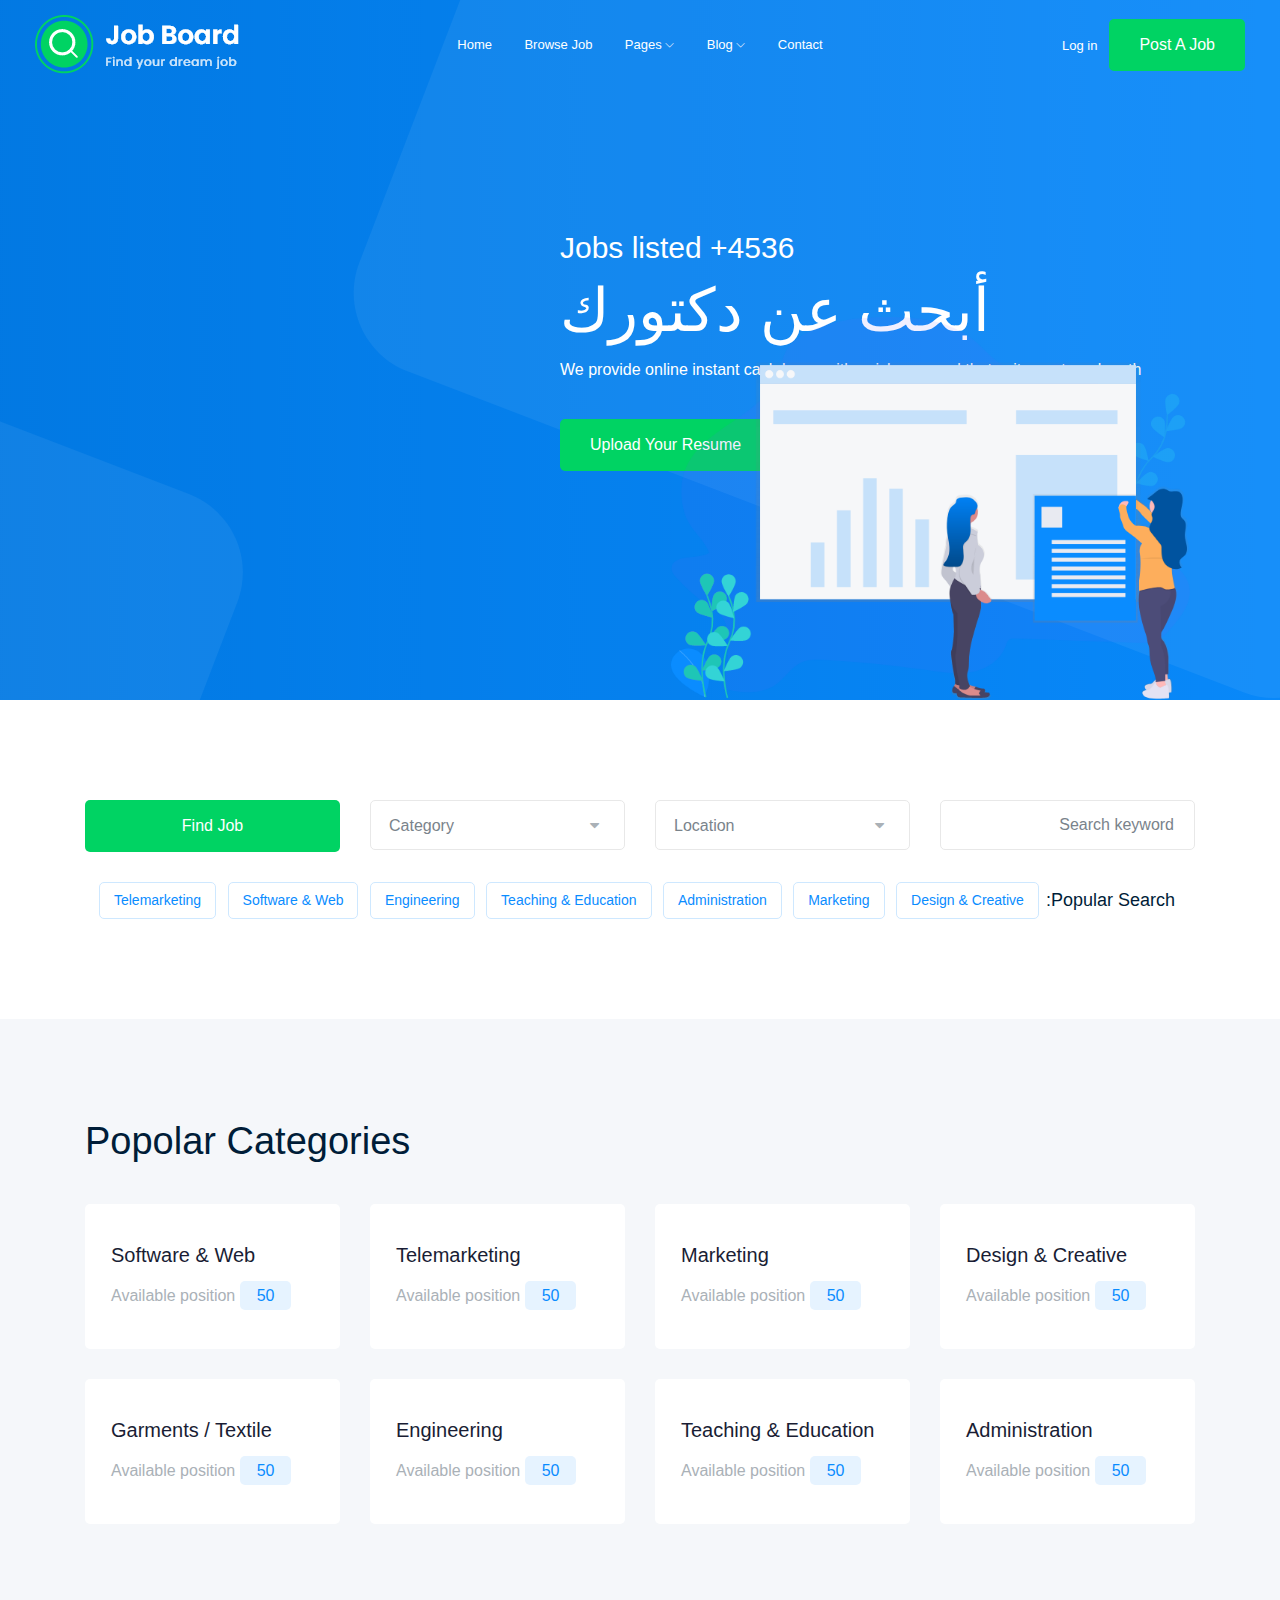
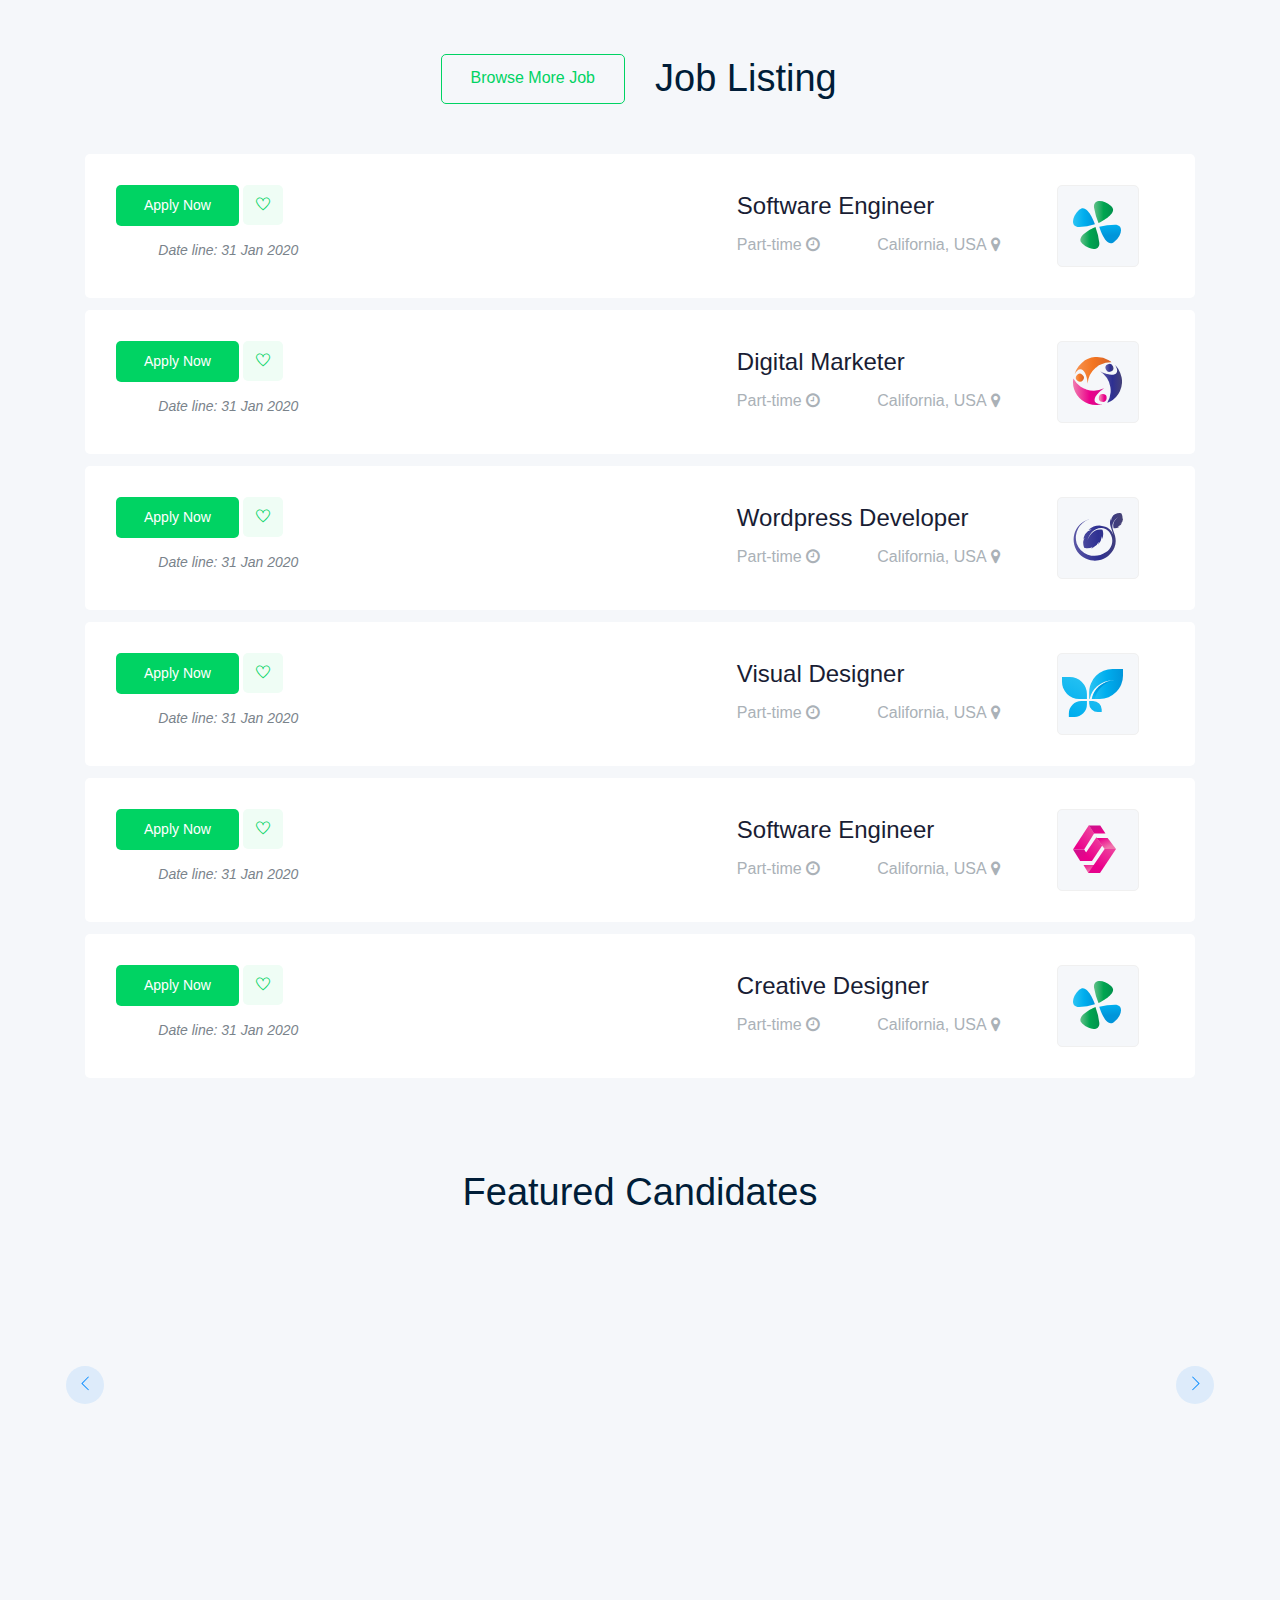
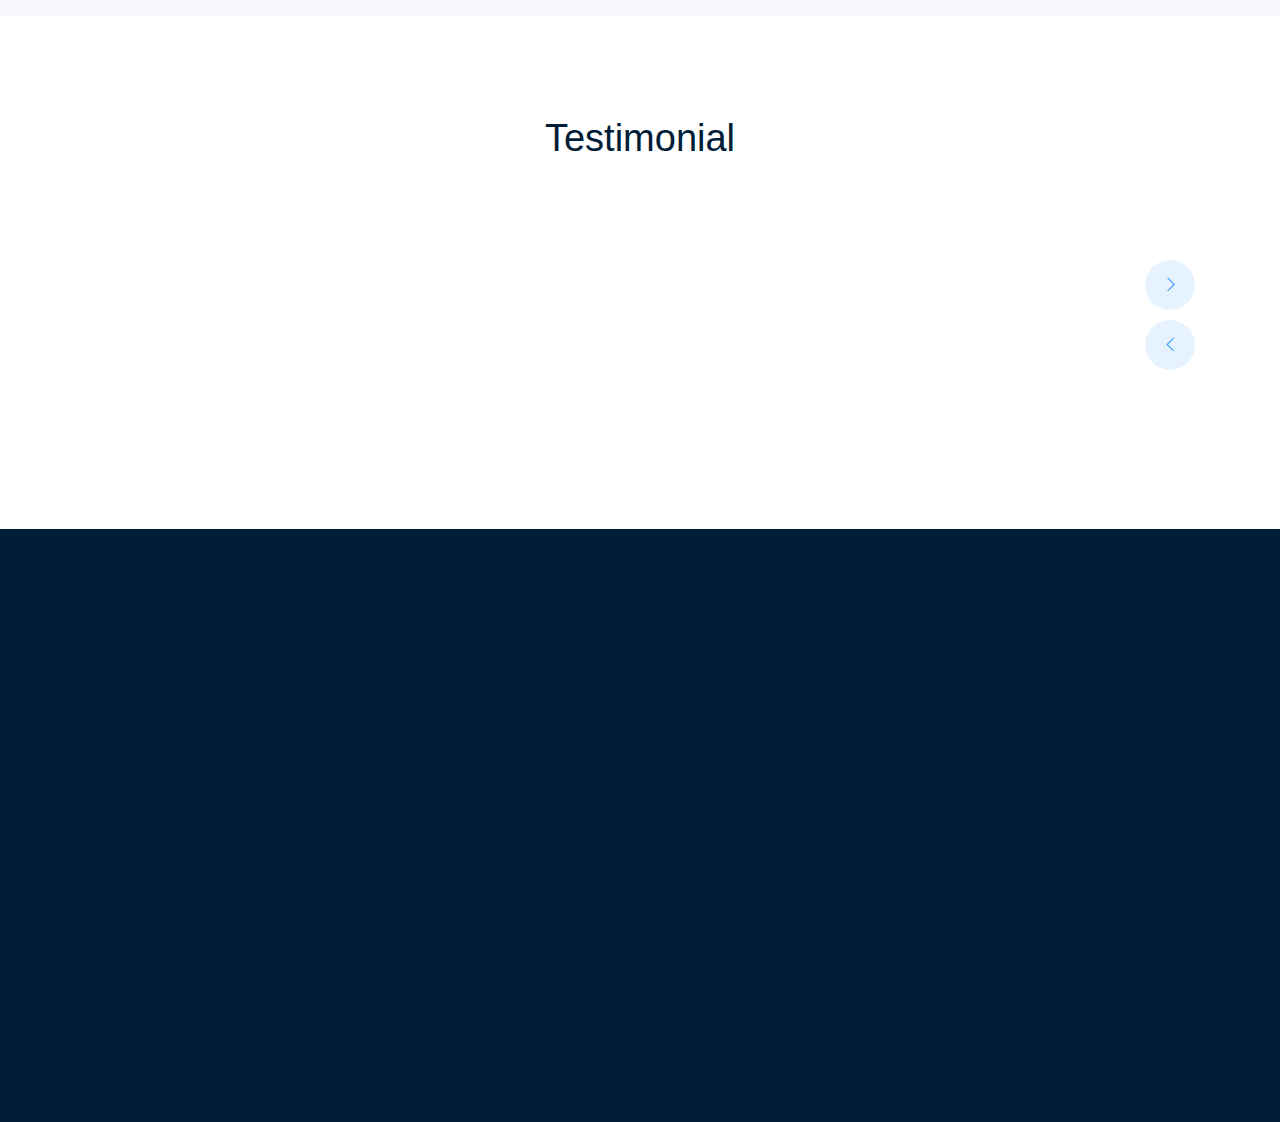
<file: Frontend-Template/index.html>
<!doctype html>
<html class="no-js" lang="zxx">

<head>
    <meta charset="utf-8">
    <meta http-equiv="x-ua-compatible" content="ie=edge">
    <title>Job Board</title>
    <meta name="description" content="">
    <meta name="viewport" content="width=device-width, initial-scale=1">

    <!-- <link rel="manifest" href="site.webmanifest"> -->
    <link rel="shortcut icon" type="image/x-icon" href="img/favicon.png">
    <!-- Place favicon.ico in the root directory -->

    <!-- CSS here -->
    <link rel="stylesheet" href="css/bootstrap.min.css">
    <link rel="stylesheet" href="css/owl.carousel.min.css">
    <link rel="stylesheet" href="css/magnific-popup.css">
    <link rel="stylesheet" href="css/font-awesome.min.css">
    <link rel="stylesheet" href="css/themify-icons.css">
    <link rel="stylesheet" href="css/nice-select.css">
    <link rel="stylesheet" href="css/flaticon.css">
    <link rel="stylesheet" href="css/gijgo.css">
    <link rel="stylesheet" href="css/animate.min.css">
    <link rel="stylesheet" href="css/slicknav.css">

    <link rel="stylesheet" href="css/style.css">
    <!-- <link rel="stylesheet" href="css/responsive.css"> -->
</head>

<body>
    <!--[if lte IE 9]>
            <p class="browserupgrade">You are using an <strong>outdated</strong> browser. Please <a href="https://browsehappy.com/">upgrade your browser</a> to improve your experience and security.</p>
        <![endif]-->

    <!-- header-start -->
    <header>
        <div class="header-area ">
            <div id="sticky-header" class="main-header-area">
                <div class="container-fluid ">
                    <div class="header_bottom_border">
                        <div class="row align-items-center">
                            <div class="col-xl-3 col-lg-2">
                                <div class="logo">
                                    <a href="index.html">
                                        <img src="img/logo.png" alt="">
                                    </a>
                                </div>
                            </div>
                            <div class="col-xl-6 col-lg-7">
                                <div class="main-menu  d-none d-lg-block">
                                    <nav>
                                        <ul id="navigation">
                                            <li><a href="index.html">home</a></li>
                                            <li><a href="jobs.html">Browse Job</a></li>
                                            <li><a href="#">pages <i class="ti-angle-down"></i></a>
                                                <ul class="submenu">
                                                    <li><a href="candidate.html">Candidates </a></li>
                                                    <li><a href="job_details.html">job details </a></li>
                                                    <li><a href="elements.html">elements</a></li>
                                                </ul>
                                            </li>
                                            <li><a href="#">blog <i class="ti-angle-down"></i></a>
                                                <ul class="submenu">
                                                    <li><a href="blog.html">blog</a></li>
                                                    <li><a href="single-blog.html">single-blog</a></li>
                                                </ul>
                                            </li>
                                            <li><a href="contact.html">Contact</a></li>
                                        </ul>
                                    </nav>
                                </div>
                            </div>
                            <div class="col-xl-3 col-lg-3 d-none d-lg-block">
                                <div class="Appointment">
                                    <div class="phone_num d-none d-xl-block">
                                        <a href="#">Log in</a>
                                    </div>
                                    <div class="d-none d-lg-block">
                                        <a class="boxed-btn3" href="#">Post a Job</a>
                                    </div>
                                </div>
                            </div>
                            <div class="col-12">
                                <div class="mobile_menu d-block d-lg-none"></div>
                            </div>
                        </div>
                    </div>

                </div>
            </div>
        </div>
    </header>
    <!-- header-end -->
   <div dir="rtl">

    <div class="slider_area">
        <div class="single_slider  d-flex align-items-center slider_bg_1">
            <div class="container">
                <div class="row align-items-center">
                    <div class="col-lg-7 col-md-6">
                        <div class="slider_text">
                            <h5 class="wow fadeInLeft" data-wow-duration="1s" data-wow-delay=".2s">4536+ Jobs listed</h5>
                            <h3 class="wow fadeInLeft" data-wow-duration="1s" data-wow-delay=".3s">أبحث عن دكتورك</h3>
                            <p class="wow fadeInLeft" data-wow-duration="1s" data-wow-delay=".4s">We provide online instant cash loans with quick approval that suit your term length</p>
                            <div class="sldier_btn wow fadeInLeft" data-wow-duration="1s" data-wow-delay=".5s">
                                <a href="#" class="boxed-btn3">Upload your Resume</a>
                            </div>
                        </div>
                    </div>
                </div>
            </div>
        </div>
        <div class="ilstration_img wow fadeInRight d-none d-lg-block text-right" data-wow-duration="1s" data-wow-delay=".2s">
            <img src="img/banner/illustration.png" alt="">
        </div>
    </div>
    <!-- slider_area_end -->

    <!-- catagory_area -->
    <div class="catagory_area">
        <div class="container">
            <div class="row cat_search">
                <div class="col-lg-3 col-md-4">
                    <div class="single_input">
                        <input type="text" placeholder="Search keyword">
                    </div>
                </div>
                <div class="col-lg-3 col-md-4">
                    <div class="single_input">
                        <select class="wide" >
                            <option data-display="Location">Location</option>
                            <option value="1">Dhaka</option>
                            <option value="2">Rangpur</option>
                            <option value="4">Sylet</option>
                          </select>
                    </div>
                </div>
                <div class="col-lg-3 col-md-4">
                    <div class="single_input">
                        <select class="wide">
                            <option data-display="Category">Category</option>
                            <option value="1">Category 1</option>
                            <option value="2">Category 2</option>
                            <option value="4">Category 3</option>
                          </select>
                    </div>
                </div>
                <div class="col-lg-3 col-md-12">
                    <div class="job_btn">
                        <a href="#" class="boxed-btn3">Find Job</a>
                    </div>
                </div>
            </div>
            <div class="row">
                <div class="col-lg-12">
                    <div class="popular_search d-flex align-items-center">
                        <span>Popular Search:</span>
                        <ul>
                            <li><a href="#">Design & Creative</a></li>
                            <li><a href="#">Marketing</a></li>
                            <li><a href="#">Administration</a></li>
                            <li><a href="#">Teaching & Education</a></li>
                            <li><a href="#">Engineering</a></li>
                            <li><a href="#">Software & Web</a></li>
                            <li><a href="#">Telemarketing</a></li>
                        </ul>
                    </div>
                </div>
            </div>
        </div>
    </div>
    <!--/ catagory_area -->

    <!-- popular_catagory_area_start  -->
    <div class="popular_catagory_area">
        <div class="container">
            <div class="row">
                <div class="col-lg-12">
                    <div class="section_title mb-40">
                        <h3>Popolar Categories</h3>
                    </div>
                </div>
            </div>
            <div class="row">
                <div class="col-lg-4 col-xl-3 col-md-6">
                    <div class="single_catagory">
                        <a href="jobs.html"><h4>Design & Creative</h4></a>
                        <p> <span>50</span> Available position</p>
                    </div>
                </div>
                <div class="col-lg-4 col-xl-3 col-md-6">
                    <div class="single_catagory">
                        <a href="jobs.html"><h4>Marketing</h4></a>
                        <p> <span>50</span> Available position</p>
                    </div>
                </div>
                <div class="col-lg-4 col-xl-3 col-md-6">
                    <div class="single_catagory">
                        <a href="jobs.html"><h4>Telemarketing</h4></a>
                        <p> <span>50</span> Available position</p>
                    </div>
                </div>
                <div class="col-lg-4 col-xl-3 col-md-6">
                    <div class="single_catagory">
                        <a href="jobs.html"><h4>Software & Web</h4></a>
                        <p> <span>50</span> Available position</p>
                    </div>
                </div>
                <div class="col-lg-4 col-xl-3 col-md-6">
                    <div class="single_catagory">
                        <a href="jobs.html"><h4>Administration</h4></a>
                        <p> <span>50</span> Available position</p>
                    </div>
                </div>
                <div class="col-lg-4 col-xl-3 col-md-6">
                    <div class="single_catagory">
                        <a href="jobs.html"><h4>Teaching & Education</h4></a>
                        <p> <span>50</span> Available position</p>
                    </div>
                </div>
                <div class="col-lg-4 col-xl-3 col-md-6">
                    <div class="single_catagory">
                        <a href="jobs.html"><h4>Engineering</h4></a>
                        <p> <span>50</span> Available position</p>
                    </div>
                </div>
                <div class="col-lg-4 col-xl-3 col-md-6">
                    <div class="single_catagory">
                        <a href="jobs.html"><h4>Garments / Textile</h4></a>
                        <p> <span>50</span> Available position</p>
                    </div>
                </div>
            </div>
        </div>
    </div>
    <!-- popular_catagory_area_end  -->

    <!-- job_listing_area_start  -->
    <div class="job_listing_area">
        <div class="container">
            <div class="row align-items-center">
                <div class="col-lg-6">
                    <div class="section_title">
                        <h3>Job Listing</h3>
                    </div>
                </div>
                <div class="col-lg-6">
                    <div class="brouse_job text-right">
                        <a href="jobs.html" class="boxed-btn4">Browse More Job</a>
                    </div>
                </div>
            </div>
            <div class="job_lists">
                <div class="row">
                    <div class="col-lg-12 col-md-12">
                        <div class="single_jobs white-bg d-flex justify-content-between">
                            <div class="jobs_left d-flex align-items-center">
                                <div class="thumb">
                                    <img src="img/svg_icon/1.svg" alt="">
                                </div>
                                <div class="jobs_conetent">
                                    <a href="job_details.html"><h4>Software Engineer</h4></a>
                                    <div class="links_locat d-flex align-items-center">
                                        <div class="location">
                                            <p> <i class="fa fa-map-marker"></i> California, USA</p>
                                        </div>
                                        <div class="location">
                                            <p> <i class="fa fa-clock-o"></i> Part-time</p>
                                        </div>
                                    </div>
                                </div>
                            </div>
                            <div class="jobs_right">
                                <div class="apply_now">
                                    <a class="heart_mark" href="#"> <i class="ti-heart"></i> </a>
                                    <a href="job_details.html" class="boxed-btn3">Apply Now</a>
                                </div>
                                <div class="date">
                                    <p>Date line: 31 Jan 2020</p>
                                </div>
                            </div>
                        </div>
                    </div>
                    <div class="col-lg-12 col-md-12">
                        <div class="single_jobs white-bg d-flex justify-content-between">
                            <div class="jobs_left d-flex align-items-center">
                                <div class="thumb">
                                    <img src="img/svg_icon/2.svg" alt="">
                                </div>
                                <div class="jobs_conetent">
                                    <a href="job_details.html"><h4>Digital Marketer</h4></a>
                                    <div class="links_locat d-flex align-items-center">
                                        <div class="location">
                                            <p> <i class="fa fa-map-marker"></i> California, USA</p>
                                        </div>
                                        <div class="location">
                                            <p> <i class="fa fa-clock-o"></i> Part-time</p>
                                        </div>
                                    </div>
                                </div>
                            </div>
                            <div class="jobs_right">
                                <div class="apply_now">
                                    <a class="heart_mark" href="#"> <i class="ti-heart"></i> </a>
                                    <a href="job_details.html" class="boxed-btn3">Apply Now</a>
                                </div>
                                <div class="date">
                                    <p>Date line: 31 Jan 2020</p>
                                </div>
                            </div>
                        </div>
                    </div>
                    <div class="col-lg-12 col-md-12">
                        <div class="single_jobs white-bg d-flex justify-content-between">
                            <div class="jobs_left d-flex align-items-center">
                                <div class="thumb">
                                    <img src="img/svg_icon/3.svg" alt="">
                                </div>
                                <div class="jobs_conetent">
                                    <a href="job_details.html"><h4>Wordpress Developer</h4></a>
                                    <div class="links_locat d-flex align-items-center">
                                        <div class="location">
                                            <p> <i class="fa fa-map-marker"></i> California, USA</p>
                                        </div>
                                        <div class="location">
                                            <p> <i class="fa fa-clock-o"></i> Part-time</p>
                                        </div>
                                    </div>
                                </div>
                            </div>
                            <div class="jobs_right">
                                <div class="apply_now">
                                    <a class="heart_mark" href="#"> <i class="ti-heart"></i> </a>
                                    <a href="job_details.html" class="boxed-btn3">Apply Now</a>
                                </div>
                                <div class="date">
                                    <p>Date line: 31 Jan 2020</p>
                                </div>
                            </div>
                        </div>
                    </div>
                    <div class="col-lg-12 col-md-12">
                        <div class="single_jobs white-bg d-flex justify-content-between">
                            <div class="jobs_left d-flex align-items-center">
                                <div class="thumb">
                                    <img src="img/svg_icon/4.svg" alt="">
                                </div>
                                <div class="jobs_conetent">
                                    <a href="job_details.html"><h4>Visual Designer</h4></a>
                                    <div class="links_locat d-flex align-items-center">
                                        <div class="location">
                                            <p> <i class="fa fa-map-marker"></i> California, USA</p>
                                        </div>
                                        <div class="location">
                                            <p> <i class="fa fa-clock-o"></i> Part-time</p>
                                        </div>
                                    </div>
                                </div>
                            </div>
                            <div class="jobs_right">
                                <div class="apply_now">
                                    <a class="heart_mark" href="#"> <i class="ti-heart"></i> </a>
                                    <a href="job_details.html" class="boxed-btn3">Apply Now</a>
                                </div>
                                <div class="date">
                                    <p>Date line: 31 Jan 2020</p>
                                </div>
                            </div>
                        </div>
                    </div>
                    <div class="col-lg-12 col-md-12">
                        <div class="single_jobs white-bg d-flex justify-content-between">
                            <div class="jobs_left d-flex align-items-center">
                                <div class="thumb">
                                    <img src="img/svg_icon/5.svg" alt="">
                                </div>
                                <div class="jobs_conetent">
                                    <a href="job_details.html"><h4>Software Engineer</h4></a>
                                    <div class="links_locat d-flex align-items-center">
                                        <div class="location">
                                            <p> <i class="fa fa-map-marker"></i> California, USA</p>
                                        </div>
                                        <div class="location">
                                            <p> <i class="fa fa-clock-o"></i> Part-time</p>
                                        </div>
                                    </div>
                                </div>
                            </div>
                            <div class="jobs_right">
                                <div class="apply_now">
                                    <a class="heart_mark" href="#"> <i class="ti-heart"></i> </a>
                                    <a href="job_details.html" class="boxed-btn3">Apply Now</a>
                                </div>
                                <div class="date">
                                    <p>Date line: 31 Jan 2020</p>
                                </div>
                            </div>
                        </div>
                    </div>
                    <div class="col-lg-12 col-md-12">
                        <div class="single_jobs white-bg d-flex justify-content-between">
                            <div class="jobs_left d-flex align-items-center">
                                <div class="thumb">
                                    <img src="img/svg_icon/1.svg" alt="">
                                </div>
                                <div class="jobs_conetent">
                                    <a href="job_details.html"><h4>Creative Designer</h4></a>
                                    <div class="links_locat d-flex align-items-center">
                                        <div class="location">
                                            <p> <i class="fa fa-map-marker"></i> California, USA</p>
                                        </div>
                                        <div class="location">
                                            <p> <i class="fa fa-clock-o"></i> Part-time</p>
                                        </div>
                                    </div>
                                </div>
                            </div>
                            <div class="jobs_right">
                                <div class="apply_now">
                                    <a class="heart_mark" href="#"> <i class="ti-heart"></i> </a>
                                    <a href="job_details.html" class="boxed-btn3">Apply Now</a>
                                </div>
                                <div class="date">
                                    <p>Date line: 31 Jan 2020</p>
                                </div>
                            </div>
                        </div>
                    </div>
                </div>
            </div>
        </div>
    </div>
    <!-- job_listing_area_end  -->

    <!-- featured_candidates_area_start  -->
    <div class="featured_candidates_area">
        <div class="container">
            <div class="row">
                <div class="col-lg-12">
                    <div class="section_title text-center mb-40">
                        <h3>Featured Candidates</h3>
                    </div>
                </div>
            </div>
            <div class="row">
                <div class="col-lg-12">
                    <div class="candidate_active owl-carousel">
                        <div class="single_candidates text-center">
                            <div class="thumb">
                                <img src="img/candiateds/1.png" alt="">
                            </div>
                            <a href="#"><h4>Markary Jondon</h4></a>
                            <p>Software Engineer</p>
                        </div>
                        <div class="single_candidates text-center">
                            <div class="thumb">
                                <img src="img/candiateds/2.png" alt="">
                            </div>
                            <a href="#"><h4>Markary Jondon</h4></a>
                            <p>Software Engineer</p>
                        </div>
                        <div class="single_candidates text-center">
                            <div class="thumb">
                                <img src="img/candiateds/3.png" alt="">
                            </div>
                            <a href="#"><h4>Markary Jondon</h4></a>
                            <p>Software Engineer</p>
                        </div>
                        <div class="single_candidates text-center">
                            <div class="thumb">
                                <img src="img/candiateds/4.png" alt="">
                            </div>
                            <a href="#"><h4>Markary Jondon</h4></a>
                            <p>Software Engineer</p>
                        </div>
                        <div class="single_candidates text-center">
                            <div class="thumb">
                                <img src="img/candiateds/5.png" alt="">
                            </div>
                            <a href="#"><h4>Markary Jondon</h4></a>
                            <p>Software Engineer</p>
                        </div>
                        <div class="single_candidates text-center">
                            <div class="thumb">
                                <img src="img/candiateds/6.png" alt="">
                            </div>
                            <a href="#"><h4>Markary Jondon</h4></a>
                            <p>Software Engineer</p>
                        </div>
                        <div class="single_candidates text-center">
                            <div class="thumb">
                                <img src="img/candiateds/7.png" alt="">
                            </div>
                            <a href="#"><h4>Markary Jondon</h4></a>
                            <p>Software Engineer</p>
                        </div>
                        <div class="single_candidates text-center">
                            <div class="thumb">
                                <img src="img/candiateds/8.png" alt="">
                            </div>
                            <a href="#"><h4>Markary Jondon</h4></a>
                            <p>Software Engineer</p>
                        </div>
                        <div class="single_candidates text-center">
                            <div class="thumb">
                                <img src="img/candiateds/9.png" alt="">
                            </div>
                            <a href="#"><h4>Markary Jondon</h4></a>
                            <p>Software Engineer</p>
                        </div>
                        <div class="single_candidates text-center">
                            <div class="thumb">
                                <img src="img/candiateds/9.png" alt="">
                            </div>
                            <a href="#"><h4>Markary Jondon</h4></a>
                            <p>Software Engineer</p>
                        </div>
                        <div class="single_candidates text-center">
                            <div class="thumb">
                                <img src="img/candiateds/10.png" alt="">
                            </div>
                            <a href="#"><h4>Markary Jondon</h4></a>
                            <p>Software Engineer</p>
                        </div>
                        <div class="single_candidates text-center">
                            <div class="thumb">
                                <img src="img/candiateds/3.png" alt="">
                            </div>
                            <a href="#"><h4>Markary Jondon</h4></a>
                            <p>Software Engineer</p>
                        </div>
                        <div class="single_candidates text-center">
                            <div class="thumb">
                                <img src="img/candiateds/4.png" alt="">
                            </div>
                            <a href="#"><h4>Markary Jondon</h4></a>
                            <p>Software Engineer</p>
                        </div>
                    </div>
                </div>
            </div>
        </div>
    </div>
    <!-- featured_candidates_area_end  -->
    <!-- testimonial_area  -->
    <div class="testimonial_area  ">
        <div class="container">
            <div class="row">
                <div class="col-lg-12">
                    <div class="section_title text-center mb-40">
                        <h3>Testimonial</h3>
                    </div>
                </div>
                <div class="col-xl-12">
                    <div class="testmonial_active owl-carousel">
                        <div class="single_carousel">
                            <div class="row">
                                <div class="col-lg-11">
                                    <div class="single_testmonial d-flex align-items-center">
                                        <div class="thumb">
                                            <img src="img/testmonial/author.png" alt="">
                                            <div class="quote_icon">
                                                <i class="Flaticon flaticon-quote"></i>
                                            </div>
                                        </div>
                                        <div class="info">
                                            <p>"Working in conjunction with humanitarian aid agencies, we have supported programmes to help alleviate human suffering through animal welfare when people might depend on livestock as their only source of income or food.</p>
                                            <span>- Micky Mouse</span>
                                        </div>
                                    </div>
                                </div>
                            </div>
                        </div>
                        <div class="single_carousel">
                            <div class="row">
                                <div class="col-lg-11">
                                    <div class="single_testmonial d-flex align-items-center">
                                        <div class="thumb">
                                            <img src="img/testmonial/author.png" alt="">
                                            <div class="quote_icon">
                                                <i class=" Flaticon flaticon-quote"></i>
                                            </div>
                                        </div>
                                        <div class="info">
                                            <p>"Working in conjunction with humanitarian aid agencies, we have supported programmes to help alleviate human suffering through animal welfare when people might depend on livestock as their only source of income or food.</p>
                                            <span>- Micky Mouse</span>
                                        </div>
                                    </div>
                                </div>
                            </div>
                        </div>
                        <div class="single_carousel">
                            <div class="row">
                                <div class="col-lg-11">
                                    <div class="single_testmonial d-flex align-items-center">
                                        <div class="thumb">
                                            <img src="img/testmonial/author.png" alt="">
                                            <div class="quote_icon">
                                                <i class="Flaticon flaticon-quote"></i>
                                            </div>
                                        </div>
                                        <div class="info">
                                            <p>"Working in conjunction with humanitarian aid agencies, we have supported programmes to help alleviate human suffering through animal welfare when people might depend on livestock as their only source of income or food.</p>
                                            <span>- Micky Mouse</span>
                                        </div>
                                    </div>
                                </div>
                            </div>
                        </div>
                    </div>
                </div>
            </div>
        </div>
    </div>
    <!-- /testimonial_area  -->


    <!-- footer start -->
    <footer class="footer">
        <div class="footer_top">
            <div class="container">
                <div class="row">
                    <div class="col-xl-3 col-md-6 col-lg-3">
                        <div class="footer_widget wow fadeInUp" data-wow-duration="1s" data-wow-delay=".3s">
                            <div class="footer_logo">
                                <a href="#">
                                    <img src="img/logo.png" alt="">
                                </a>
                            </div>
                            <p>
                                finloan@support.com <br>
                                +10 873 672 6782 <br>
                                600/D, Green road, NewYork
                            </p>
                            <div class="socail_links">
                                <ul>
                                    <li>
                                        <a href="#">
                                            <i class="ti-facebook"></i>
                                        </a>
                                    </li>
                                    <li>
                                        <a href="#">
                                            <i class="fa fa-google-plus"></i>
                                        </a>
                                    </li>
                                    <li>
                                        <a href="#">
                                            <i class="fa fa-twitter"></i>
                                        </a>
                                    </li>
                                    <li>
                                        <a href="#">
                                            <i class="fa fa-instagram"></i>
                                        </a>
                                    </li>
                                </ul>
                            </div>

                        </div>
                    </div>
                    <div class="col-xl-2 col-md-6 col-lg-2">
                        <div class="footer_widget wow fadeInUp" data-wow-duration="1.1s" data-wow-delay=".4s">
                            <h3 class="footer_title">
                                Company
                            </h3>
                            <ul>
                                <li><a href="#">About </a></li>
                                <li><a href="#"> Pricing</a></li>
                                <li><a href="#">Carrier Tips</a></li>
                                <li><a href="#">FAQ</a></li>
                            </ul>

                        </div>
                    </div>
                    <div class="col-xl-3 col-md-6 col-lg-3">
                        <div class="footer_widget wow fadeInUp" data-wow-duration="1.2s" data-wow-delay=".5s">
                            <h3 class="footer_title">
                                Category
                            </h3>
                            <ul>
                                <li><a href="#">Design & Art</a></li>
                                <li><a href="#">Engineering</a></li>
                                <li><a href="#">Sales & Marketing</a></li>
                                <li><a href="#">Finance</a></li>
                            </ul>
                        </div>
                    </div>
                    <div class="col-xl-4 col-md-6 col-lg-4">
                        <div class="footer_widget wow fadeInUp" data-wow-duration="1.3s" data-wow-delay=".6s">
                            <h3 class="footer_title">
                                Subscribe
                            </h3>
                            <form action="#" class="newsletter_form">
                                <input type="text" placeholder="Enter your mail">
                                <button type="submit">Subscribe</button>
                            </form>
                            <p class="newsletter_text">Esteem spirit temper too say adieus who direct esteem esteems
                                luckily.</p>
                        </div>
                    </div>
                </div>
            </div>
        </div>
        <div class="copy-right_text wow fadeInUp" data-wow-duration="1.4s" data-wow-delay=".3s">
            <div class="container">
                <div class="footer_border"></div>
                <div class="row">
                    <div class="col-xl-12">
                        <p class="copy_right text-center">
                            <!-- Link back to Colorlib can't be removed. Template is licensed under CC BY 3.0. -->
Copyright &copy;<script>document.write(new Date().getFullYear());</script> All rights reserved | This template is made with <i class="fa fa-heart-o" aria-hidden="true"></i> by <a href="https://colorlib.com" target="_blank">Colorlib</a>
<!-- Link back to Colorlib can't be removed. Template is licensed under CC BY 3.0. -->
                        </p>
                    </div>
                </div>
            </div>
        </div>
    </footer>
    <!--/ footer end  -->

    <!-- link that opens popup -->
    <!-- JS here -->
    <script src="js/vendor/modernizr-3.5.0.min.js"></script>
    <script src="js/vendor/jquery-1.12.4.min.js"></script>
    <script src="js/popper.min.js"></script>
    <script src="js/bootstrap.min.js"></script>
    <script src="js/owl.carousel.min.js"></script>
    <script src="js/isotope.pkgd.min.js"></script>
    <script src="js/ajax-form.js"></script>
    <script src="js/waypoints.min.js"></script>
    <script src="js/jquery.counterup.min.js"></script>
    <script src="js/imagesloaded.pkgd.min.js"></script>
    <script src="js/scrollIt.js"></script>
    <script src="js/jquery.scrollUp.min.js"></script>
    <script src="js/wow.min.js"></script>
    <script src="js/nice-select.min.js"></script>
    <script src="js/jquery.slicknav.min.js"></script>
    <script src="js/jquery.magnific-popup.min.js"></script>
    <script src="js/plugins.js"></script>
    <script src="js/gijgo.min.js"></script>



    <!--contact js-->
    <script src="js/contact.js"></script>
    <script src="js/jquery.ajaxchimp.min.js"></script>
    <script src="js/jquery.form.js"></script>
    <script src="js/jquery.validate.min.js"></script>
    <script src="js/mail-script.js"></script>


    <script src="js/main.js"></script>
</body>

</html>
</file>
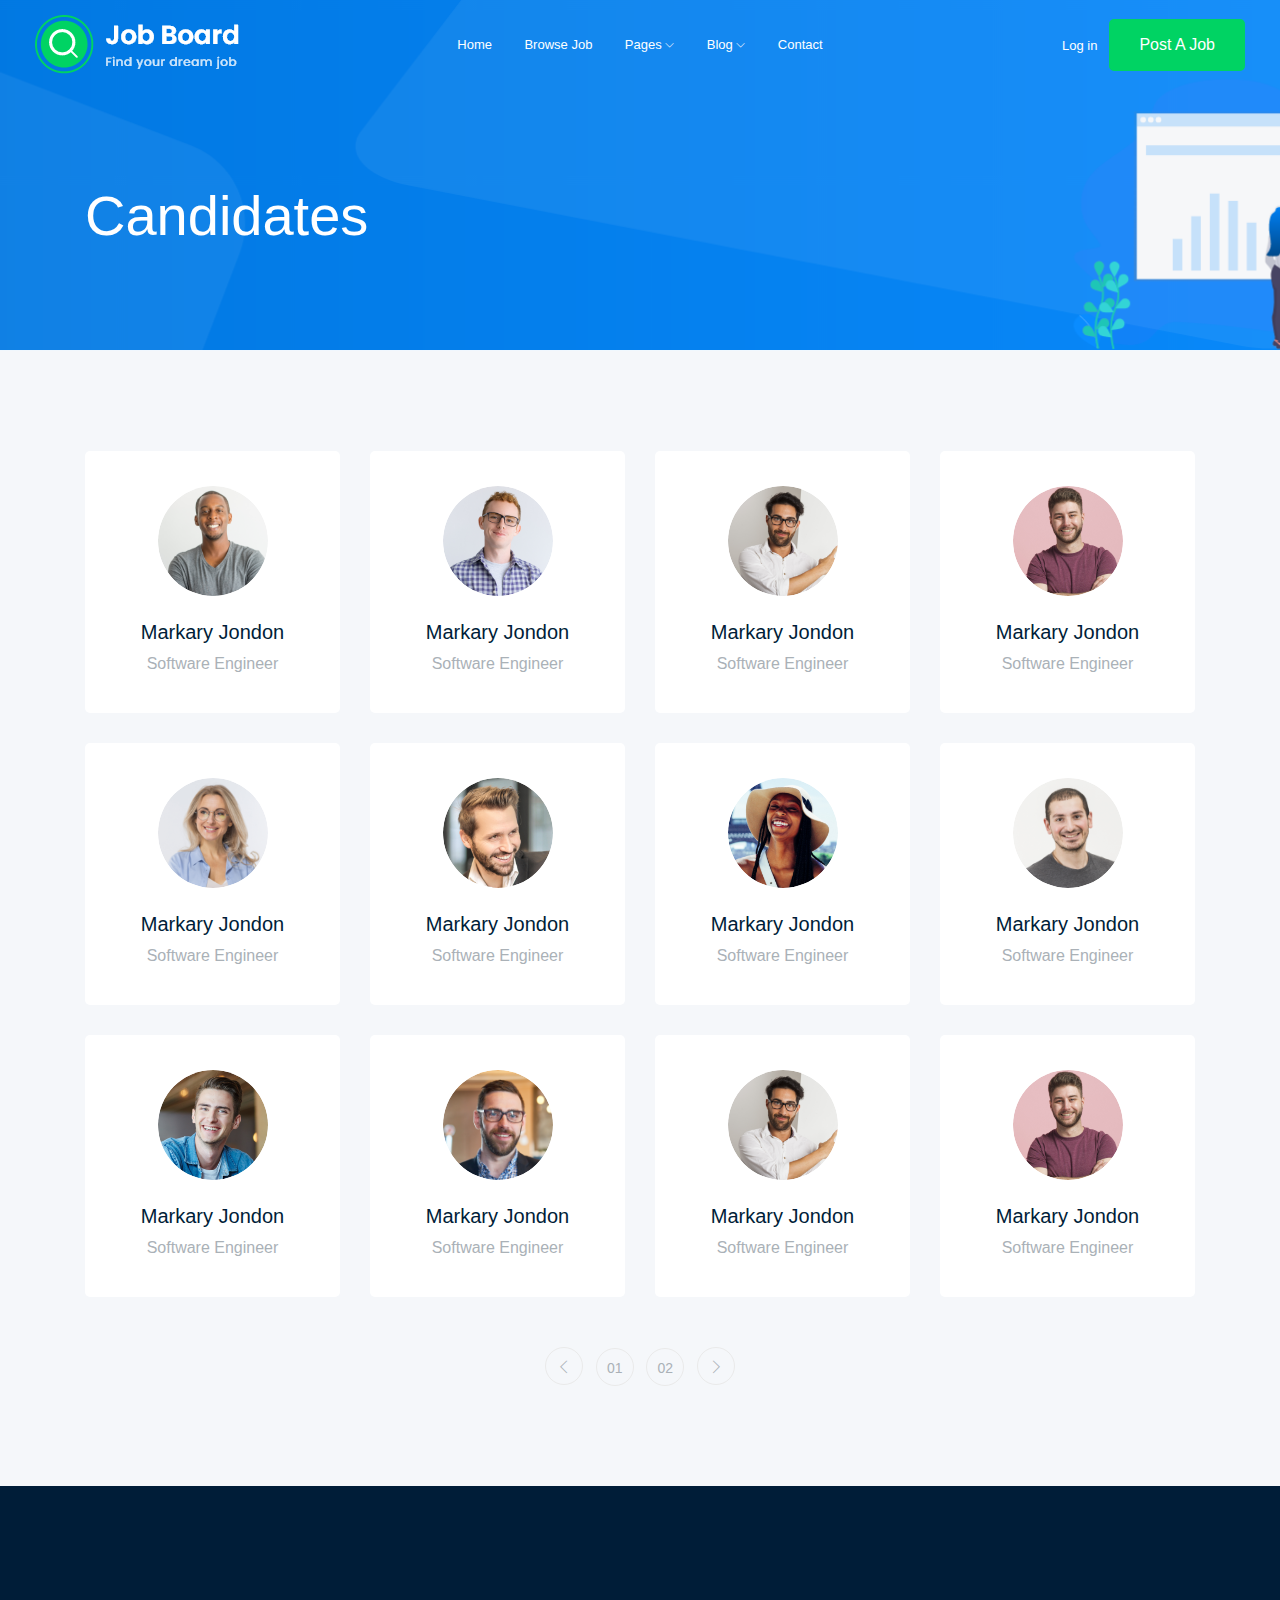
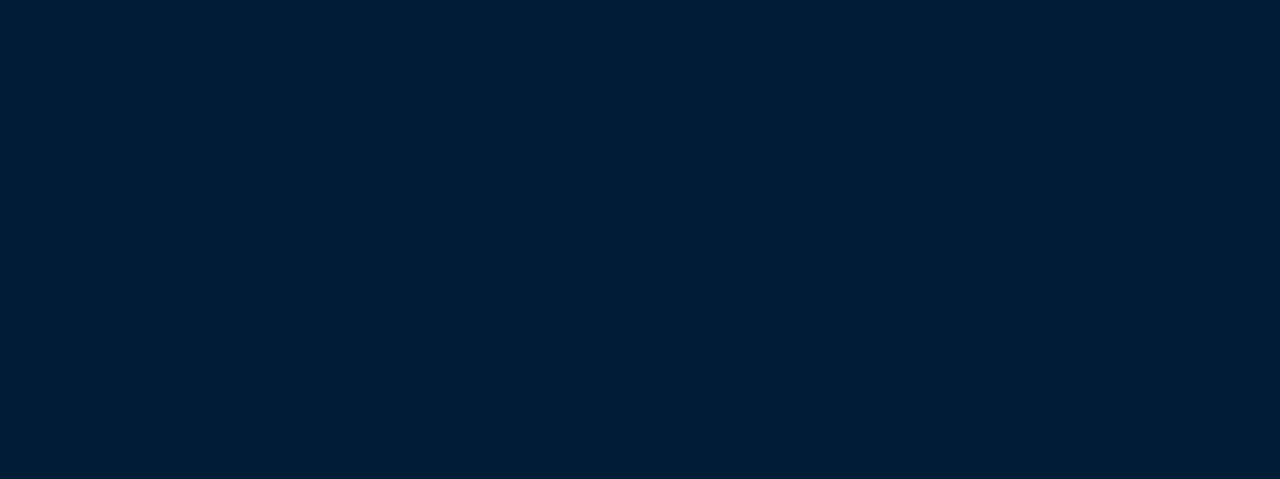
<file: Frontend-Template/candidate.html>
<!doctype html>
<html class="no-js" lang="zxx">

<head>
    <meta charset="utf-8">
    <meta http-equiv="x-ua-compatible" content="ie=edge">
    <title>Job Board</title>
    <meta name="description" content="">
    <meta name="viewport" content="width=device-width, initial-scale=1">

    <!-- <link rel="manifest" href="site.webmanifest"> -->
    <link rel="shortcut icon" type="image/x-icon" href="img/favicon.png">
    <!-- Place favicon.ico in the root directory -->

    <!-- CSS here -->
    <link rel="stylesheet" href="css/bootstrap.min.css">
    <link rel="stylesheet" href="css/owl.carousel.min.css">
    <link rel="stylesheet" href="css/magnific-popup.css">
    <link rel="stylesheet" href="css/font-awesome.min.css">
    <link rel="stylesheet" href="css/themify-icons.css">
    <link rel="stylesheet" href="css/nice-select.css">
    <link rel="stylesheet" href="css/flaticon.css">
    <link rel="stylesheet" href="css/gijgo.css">
    <link rel="stylesheet" href="css/animate.min.css">
    <link rel="stylesheet" href="css/slicknav.css">

    <link rel="stylesheet" href="css/style.css">
    <!-- <link rel="stylesheet" href="css/responsive.css"> -->
</head>

<body>
    <!--[if lte IE 9]>
            <p class="browserupgrade">You are using an <strong>outdated</strong> browser. Please <a href="https://browsehappy.com/">upgrade your browser</a> to improve your experience and security.</p>
        <![endif]-->

    <!-- header-start -->
    <header>
        <div class="header-area ">
            <div id="sticky-header" class="main-header-area">
                <div class="container-fluid ">
                    <div class="header_bottom_border">
                        <div class="row align-items-center">
                            <div class="col-xl-3 col-lg-2">
                                <div class="logo">
                                    <a href="index.html">
                                        <img src="img/logo.png" alt="">
                                    </a>
                                </div>
                            </div>
                            <div class="col-xl-6 col-lg-7">
                                <div class="main-menu  d-none d-lg-block">
                                    <nav>
                                        <ul id="navigation">
                                            <li><a href="index.html">home</a></li>
                                            <li><a href="jobs.html">Browse Job</a></li>
                                            <li><a href="#">pages <i class="ti-angle-down"></i></a>
                                                <ul class="submenu">
                                                    <li><a href="candidate.html">Candidates </a></li>
                                                    <li><a href="job_details.html">job details </a></li>
                                                    <li><a href="elements.html">elements</a></li>
                                                </ul>
                                            </li>
                                            <li><a href="#">blog <i class="ti-angle-down"></i></a>
                                                <ul class="submenu">
                                                    <li><a href="blog.html">blog</a></li>
                                                    <li><a href="single-blog.html">single-blog</a></li>
                                                </ul>
                                            </li>
                                            <li><a href="contact.html">Contact</a></li>
                                        </ul>
                                    </nav>
                                </div>
                            </div>
                            <div class="col-xl-3 col-lg-3 d-none d-lg-block">
                                <div class="Appointment">
                                    <div class="phone_num d-none d-xl-block">
                                        <a href="#">Log in</a>
                                    </div>
                                    <div class="d-none d-lg-block">
                                        <a class="boxed-btn3" href="#">Post a Job</a>
                                    </div>
                                </div>
                            </div>
                            <div class="col-12">
                                <div class="mobile_menu d-block d-lg-none"></div>
                            </div>
                        </div>
                    </div>

                </div>
            </div>
        </div>
    </header>
    <!-- header-end -->

    <!-- bradcam_area  -->
    <div class="bradcam_area bradcam_bg_1">
        <div class="container">
            <div class="row">
                <div class="col-xl-12">
                    <div class="bradcam_text">
                        <h3>Candidates</h3>
                    </div>
                </div>
            </div>
        </div>
    </div>
    <!--/ bradcam_area  -->

    <!-- featured_candidates_area_start  -->
    <div class="featured_candidates_area candidate_page_padding">
        <div class="container">
            <div class="row">
                <div class="col-md-6 col-lg-3">
                    <div class="single_candidates text-center">
                        <div class="thumb">
                            <img src="img/candiateds/1.png" alt="">
                        </div>
                        <a href="#"><h4>Markary Jondon</h4></a>
                        <p>Software Engineer</p>
                    </div>
                </div>
                <div class="col-md-6 col-lg-3">
                    <div class="single_candidates text-center">
                        <div class="thumb">
                            <img src="img/candiateds/2.png" alt="">
                        </div>
                        <a href="#"><h4>Markary Jondon</h4></a>
                        <p>Software Engineer</p>
                    </div>
                </div>
                <div class="col-md-6 col-lg-3">
                    <div class="single_candidates text-center">
                        <div class="thumb">
                            <img src="img/candiateds/3.png" alt="">
                        </div>
                        <a href="#"><h4>Markary Jondon</h4></a>
                        <p>Software Engineer</p>
                    </div>
                </div>
                <div class="col-md-6 col-lg-3">
                    <div class="single_candidates text-center">
                        <div class="thumb">
                            <img src="img/candiateds/4.png" alt="">
                        </div>
                        <a href="#"><h4>Markary Jondon</h4></a>
                        <p>Software Engineer</p>
                    </div>
                </div>
                <div class="col-md-6 col-lg-3">
                    
                    <div class="single_candidates text-center">
                        <div class="thumb">
                            <img src="img/candiateds/5.png" alt="">
                        </div>
                        <a href="#"><h4>Markary Jondon</h4></a>
                        <p>Software Engineer</p>
                    </div>
                </div>
                <div class="col-md-6 col-lg-3">
                    <div class="single_candidates text-center">
                        <div class="thumb">
                            <img src="img/candiateds/6.png" alt="">
                        </div>
                        <a href="#"><h4>Markary Jondon</h4></a>
                        <p>Software Engineer</p>
                    </div>
                </div>
                <div class="col-md-6 col-lg-3">
                    <div class="single_candidates text-center">
                        <div class="thumb">
                            <img src="img/candiateds/7.png" alt="">
                        </div>
                        <a href="#"><h4>Markary Jondon</h4></a>
                        <p>Software Engineer</p>
                    </div>
                </div>
                <div class="col-md-6 col-lg-3">
                    <div class="single_candidates text-center">
                        <div class="thumb">
                            <img src="img/candiateds/8.png" alt="">
                        </div>
                        <a href="#"><h4>Markary Jondon</h4></a>
                        <p>Software Engineer</p>
                    </div>
                </div>
                <div class="col-md-6 col-lg-3">
                    <div class="single_candidates text-center">
                        <div class="thumb">
                            <img src="img/candiateds/9.png" alt="">
                        </div>
                        <a href="#"><h4>Markary Jondon</h4></a>
                        <p>Software Engineer</p>
                    </div>
                </div>
                <div class="col-md-6 col-lg-3">
                    <div class="single_candidates text-center">
                        <div class="thumb">
                            <img src="img/candiateds/10.png" alt="">
                        </div>
                        <a href="#"><h4>Markary Jondon</h4></a>
                        <p>Software Engineer</p>
                    </div>
                </div>
                <div class="col-md-6 col-lg-3">
                    <div class="single_candidates text-center">
                        <div class="thumb">
                            <img src="img/candiateds/3.png" alt="">
                        </div>
                        <a href="#"><h4>Markary Jondon</h4></a>
                        <p>Software Engineer</p>
                    </div>
                </div>
                <div class="col-md-6 col-lg-3">
                    <div class="single_candidates text-center">
                        <div class="thumb">
                            <img src="img/candiateds/4.png" alt="">
                        </div>
                        <a href="#"><h4>Markary Jondon</h4></a>
                        <p>Software Engineer</p>
                    </div>
                </div>
            </div>
            <div class="row">
                <div class="col-lg-12">
                    <div class="pagination_wrap">
                        <ul>
                            <li><a href="#"> <i class="ti-angle-left"></i> </a></li>
                            <li><a href="#"><span>01</span></a></li>
                            <li><a href="#"><span>02</span></a></li>
                            <li><a href="#"> <i class="ti-angle-right"></i> </a></li>
                        </ul>
                    </div>
                </div>
            </div>
        </div>
    </div>
    <!-- featured_candidates_area_end  -->



    <!-- footer start -->
    <footer class="footer">
        <div class="footer_top">
            <div class="container">
                <div class="row">
                    <div class="col-xl-3 col-md-6 col-lg-3">
                        <div class="footer_widget wow fadeInUp" data-wow-duration="1s" data-wow-delay=".3s">
                            <div class="footer_logo">
                                <a href="#">
                                    <img src="img/logo.png" alt="">
                                </a>
                            </div>
                            <p>
                                finloan@support.com <br>
                                +10 873 672 6782 <br>
                                600/D, Green road, NewYork
                            </p>
                            <div class="socail_links">
                                <ul>
                                    <li>
                                        <a href="#">
                                            <i class="ti-facebook"></i>
                                        </a>
                                    </li>
                                    <li>
                                        <a href="#">
                                            <i class="fa fa-google-plus"></i>
                                        </a>
                                    </li>
                                    <li>
                                        <a href="#">
                                            <i class="fa fa-twitter"></i>
                                        </a>
                                    </li>
                                    <li>
                                        <a href="#">
                                            <i class="fa fa-instagram"></i>
                                        </a>
                                    </li>
                                </ul>
                            </div>

                        </div>
                    </div>
                    <div class="col-xl-2 col-md-6 col-lg-2">
                        <div class="footer_widget wow fadeInUp" data-wow-duration="1.1s" data-wow-delay=".4s">
                            <h3 class="footer_title">
                                Company
                            </h3>
                            <ul>
                                <li><a href="#">About </a></li>
                                <li><a href="#"> Pricing</a></li>
                                <li><a href="#">Carrier Tips</a></li>
                                <li><a href="#">FAQ</a></li>
                            </ul>

                        </div>
                    </div>
                    <div class="col-xl-3 col-md-6 col-lg-3">
                        <div class="footer_widget wow fadeInUp" data-wow-duration="1.2s" data-wow-delay=".5s">
                            <h3 class="footer_title">
                                Category
                            </h3>
                            <ul>
                                <li><a href="#">Design & Art</a></li>
                                <li><a href="#">Engineering</a></li>
                                <li><a href="#">Sales & Marketing</a></li>
                                <li><a href="#">Finance</a></li>
                            </ul>
                        </div>
                    </div>
                    <div class="col-xl-4 col-md-6 col-lg-4">
                        <div class="footer_widget wow fadeInUp" data-wow-duration="1.3s" data-wow-delay=".6s">
                            <h3 class="footer_title">
                                Subscribe
                            </h3>
                            <form action="#" class="newsletter_form">
                                <input type="text" placeholder="Enter your mail">
                                <button type="submit">Subscribe</button>
                            </form>
                            <p class="newsletter_text">Esteem spirit temper too say adieus who direct esteem esteems
                                luckily.</p>
                        </div>
                    </div>
                </div>
            </div>
        </div>
        <div class="copy-right_text wow fadeInUp" data-wow-duration="1.4s" data-wow-delay=".3s">
            <div class="container">
                <div class="footer_border"></div>
                <div class="row">
                    <div class="col-xl-12">
                        <p class="copy_right text-center">
                            <!-- Link back to Colorlib can't be removed. Template is licensed under CC BY 3.0. -->
Copyright &copy;<script>document.write(new Date().getFullYear());</script> All rights reserved | This template is made with <i class="fa fa-heart-o" aria-hidden="true"></i> by <a href="https://colorlib.com" target="_blank">Colorlib</a>
<!-- Link back to Colorlib can't be removed. Template is licensed under CC BY 3.0. -->
                        </p>
                    </div>
                </div>
            </div>
        </div>
    </footer>
    <!--/ footer end  -->

    <!-- link that opens popup -->
    <!-- JS here -->
    <script src="js/vendor/modernizr-3.5.0.min.js"></script>
    <script src="js/vendor/jquery-1.12.4.min.js"></script>
    <script src="js/popper.min.js"></script>
    <script src="js/bootstrap.min.js"></script>
    <script src="js/owl.carousel.min.js"></script>
    <script src="js/isotope.pkgd.min.js"></script>
    <script src="js/ajax-form.js"></script>
    <script src="js/waypoints.min.js"></script>
    <script src="js/jquery.counterup.min.js"></script>
    <script src="js/imagesloaded.pkgd.min.js"></script>
    <script src="js/scrollIt.js"></script>
    <script src="js/jquery.scrollUp.min.js"></script>
    <script src="js/wow.min.js"></script>
    <script src="js/nice-select.min.js"></script>
    <script src="js/jquery.slicknav.min.js"></script>
    <script src="js/jquery.magnific-popup.min.js"></script>
    <script src="js/plugins.js"></script>
    <script src="js/gijgo.min.js"></script>



    <!--contact js-->
    <script src="js/contact.js"></script>
    <script src="js/jquery.ajaxchimp.min.js"></script>
    <script src="js/jquery.form.js"></script>
    <script src="js/jquery.validate.min.js"></script>
    <script src="js/mail-script.js"></script>


    <script src="js/main.js"></script>
</body>

</html>
</file>
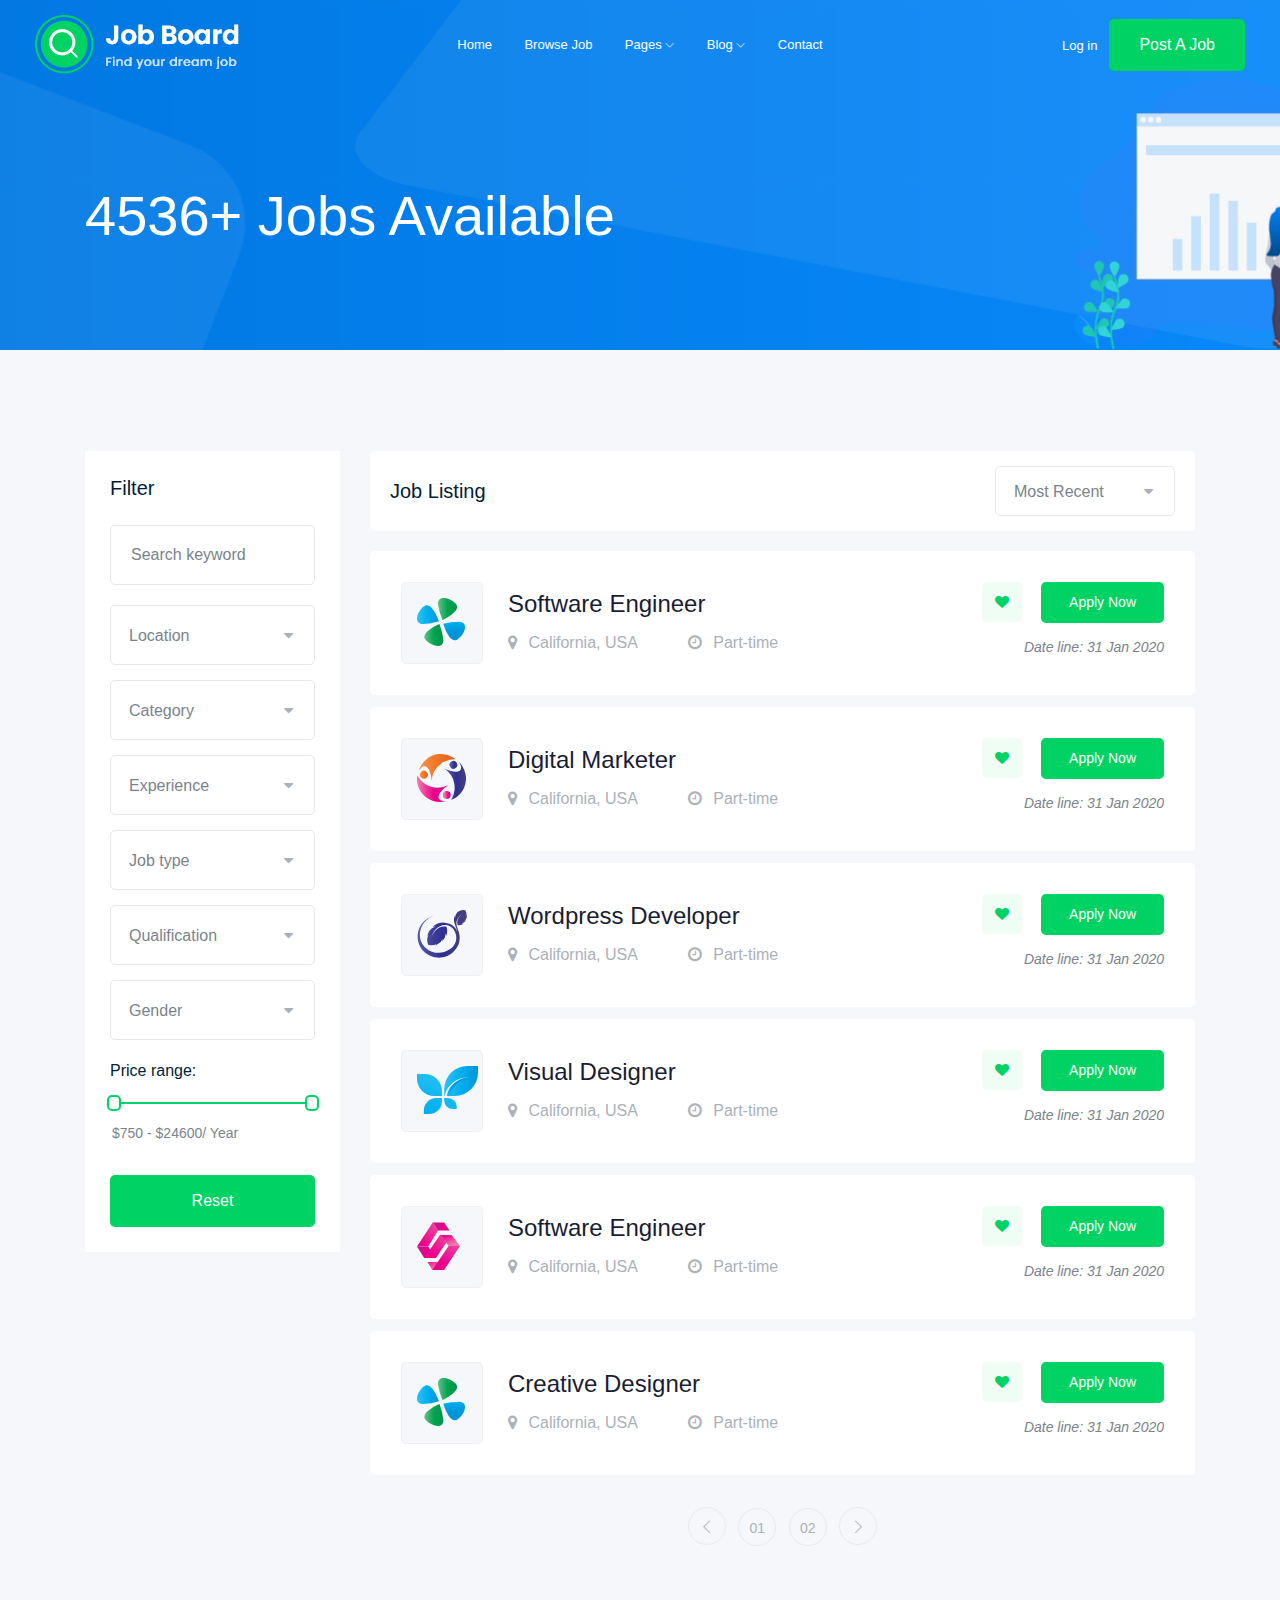
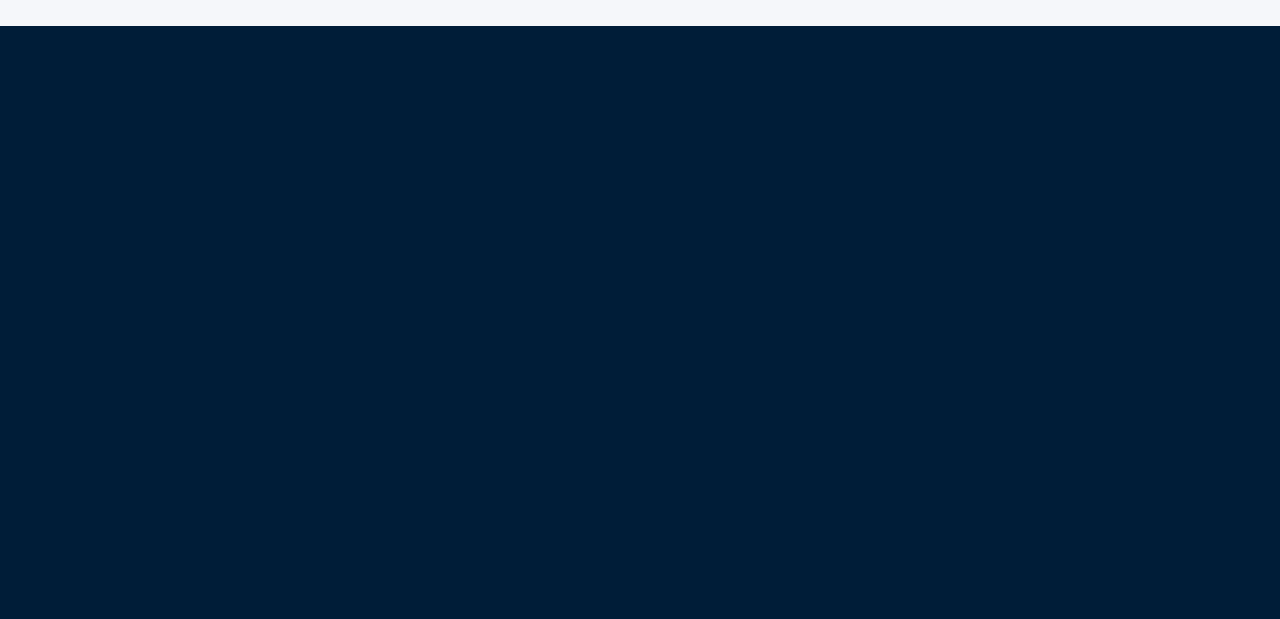
<file: Frontend-Template/jobs.html>
<!doctype html>
<html class="no-js" lang="zxx">

<head>
    <meta charset="utf-8">
    <meta http-equiv="x-ua-compatible" content="ie=edge">
    <title>Job Board</title>
    <meta name="description" content="">
    <meta name="viewport" content="width=device-width, initial-scale=1">

    <!-- <link rel="manifest" href="site.webmanifest"> -->
    <link rel="shortcut icon" type="image/x-icon" href="img/favicon.png">
    <!-- Place favicon.ico in the root directory -->

    <!-- CSS here -->
    <link rel="stylesheet" href="css/bootstrap.min.css">
    <link rel="stylesheet" href="css/owl.carousel.min.css">
    <link rel="stylesheet" href="css/magnific-popup.css">
    <link rel="stylesheet" href="css/font-awesome.min.css">
    <link rel="stylesheet" href="css/themify-icons.css">
    <link rel="stylesheet" href="css/nice-select.css">
    <link rel="stylesheet" href="css/flaticon.css">
    <link rel="stylesheet" href="css/jquery-ui.css">
    <link rel="stylesheet" href="css/gijgo.css">
    <link rel="stylesheet" href="css/animate.min.css">
    <link rel="stylesheet" href="css/slicknav.css">

    <link rel="stylesheet" href="css/style.css">
    <!-- <link rel="stylesheet" href="css/responsive.css"> -->
</head>

<body>
    <!--[if lte IE 9]>
            <p class="browserupgrade">You are using an <strong>outdated</strong> browser. Please <a href="https://browsehappy.com/">upgrade your browser</a> to improve your experience and security.</p>
        <![endif]-->

    <!-- header-start -->
    <header>
        <div class="header-area ">
            <div id="sticky-header" class="main-header-area">
                <div class="container-fluid ">
                    <div class="header_bottom_border">
                        <div class="row align-items-center">
                            <div class="col-xl-3 col-lg-2">
                                <div class="logo">
                                    <a href="index.html">
                                        <img src="img/logo.png" alt="">
                                    </a>
                                </div>
                            </div>
                            <div class="col-xl-6 col-lg-7">
                                <div class="main-menu  d-none d-lg-block">
                                    <nav>
                                        <ul id="navigation">
                                            <li><a href="index.html">home</a></li>
                                            <li><a href="jobs.html">Browse Job</a></li>
                                            <li><a href="#">pages <i class="ti-angle-down"></i></a>
                                                <ul class="submenu">
                                                    <li><a href="candidate.html">Candidates </a></li>
                                                    <li><a href="job_details.html">job details </a></li>
                                                    <li><a href="elements.html">elements</a></li>
                                                </ul>
                                            </li>
                                            <li><a href="#">blog <i class="ti-angle-down"></i></a>
                                                <ul class="submenu">
                                                    <li><a href="blog.html">blog</a></li>
                                                    <li><a href="single-blog.html">single-blog</a></li>
                                                </ul>
                                            </li>
                                            <li><a href="contact.html">Contact</a></li>
                                        </ul>
                                    </nav>
                                </div>
                            </div>
                            <div class="col-xl-3 col-lg-3 d-none d-lg-block">
                                <div class="Appointment">
                                    <div class="phone_num d-none d-xl-block">
                                        <a href="#">Log in</a>
                                    </div>
                                    <div class="d-none d-lg-block">
                                        <a class="boxed-btn3" href="#">Post a Job</a>
                                    </div>
                                </div>
                            </div>
                            <div class="col-12">
                                <div class="mobile_menu d-block d-lg-none"></div>
                            </div>
                        </div>
                    </div>

                </div>
            </div>
        </div>
    </header>
    <!-- header-end -->

    <!-- bradcam_area  -->
    <div class="bradcam_area bradcam_bg_1">
        <div class="container">
            <div class="row">
                <div class="col-xl-12">
                    <div class="bradcam_text">
                        <h3>4536+ Jobs Available</h3>
                    </div>
                </div>
            </div>
        </div>
    </div>
    <!--/ bradcam_area  -->

    <!-- job_listing_area_start  -->
    <div class="job_listing_area plus_padding">
        <div class="container">
            <div class="row">
                <div class="col-lg-3">
                    <div class="job_filter white-bg">
                        <div class="form_inner white-bg">
                            <h3>Filter</h3>
                            <form action="#">
                                <div class="row">
                                    <div class="col-lg-12">
                                        <div class="single_field">
                                            <input type="text" placeholder="Search keyword">
                                        </div>
                                    </div>
                                    <div class="col-lg-12">
                                        <div class="single_field">
                                            <select class="wide">
                                                <option data-display="Location">Location</option>
                                                <option value="1">Rangpur</option>
                                                <option value="2">Dhaka </option>
                                            </select>
                                        </div>
                                    </div>
                                    <div class="col-lg-12">
                                        <div class="single_field">
                                            <select class="wide">
                                                <option data-display="Category">Category</option>
                                                <option value="1">Category 1</option>
                                                <option value="2">Category 2 </option>
                                            </select>
                                        </div>
                                    </div>
                                    <div class="col-lg-12">
                                        <div class="single_field">
                                            <select class="wide">
                                                <option data-display="Experience">Experience</option>
                                                <option value="1">Experience 1</option>
                                                <option value="2">Experience 2 </option>
                                            </select>
                                        </div>
                                    </div>
                                    <div class="col-lg-12">
                                        <div class="single_field">
                                            <select class="wide">
                                                <option data-display="Job type">Job type</option>
                                                <option value="1">full time 1</option>
                                                <option value="2">part time 2 </option>
                                            </select>
                                        </div>
                                    </div>
                                    <div class="col-lg-12">
                                        <div class="single_field">
                                            <select class="wide">
                                                <option data-display="Qualification">Qualification</option>
                                                <option value="1">Qualification 1</option>
                                                <option value="2">Qualification 2</option>
                                            </select>
                                        </div>
                                    </div>
                                    <div class="col-lg-12">
                                        <div class="single_field">
                                            <select class="wide">
                                                <option data-display="Gender">Gender</option>
                                                <option value="1">male</option>
                                                <option value="2">female</option>
                                            </select>
                                        </div>
                                    </div>
                                </div>
                            </form>
                        </div>
                        <div class="range_wrap">
                            <label for="amount">Price range:</label>
                            <div id="slider-range"></div>
                            <p>
                                <input type="text" id="amount" readonly style="border:0; color:#7A838B; font-size: 14px; font-weight:400;">
                            </p>
                        </div>
                        <div class="reset_btn">
                            <button  class="boxed-btn3 w-100" type="submit">Reset</button>
                        </div>
                    </div>
                </div>
                <div class="col-lg-9">
                    <div class="recent_joblist_wrap">
                        <div class="recent_joblist white-bg ">
                            <div class="row align-items-center">
                                <div class="col-md-6">
                                    <h4>Job Listing</h4>
                                </div>
                                <div class="col-md-6">
                                    <div class="serch_cat d-flex justify-content-end">
                                        <select>
                                            <option data-display="Most Recent">Most Recent</option>
                                            <option value="1">Marketer</option>
                                            <option value="2">Wordpress </option>
                                            <option value="4">Designer</option>
                                        </select>
                                    </div>
                                </div>
                            </div>
                        </div>
                    </div>

                    <div class="job_lists m-0">
                        <div class="row">
                            <div class="col-lg-12 col-md-12">
                                <div class="single_jobs white-bg d-flex justify-content-between">
                                    <div class="jobs_left d-flex align-items-center">
                                        <div class="thumb">
                                            <img src="img/svg_icon/1.svg" alt="">
                                        </div>
                                        <div class="jobs_conetent">
                                            <a href="job_details.html"><h4>Software Engineer</h4></a>
                                            <div class="links_locat d-flex align-items-center">
                                                <div class="location">
                                                    <p> <i class="fa fa-map-marker"></i> California, USA</p>
                                                </div>
                                                <div class="location">
                                                    <p> <i class="fa fa-clock-o"></i> Part-time</p>
                                                </div>
                                            </div>
                                        </div>
                                    </div>
                                    <div class="jobs_right">
                                        <div class="apply_now">
                                            <a class="heart_mark" href="#"> <i class="fa fa-heart"></i> </a>
                                            <a href="job_details.html" class="boxed-btn3">Apply Now</a>
                                        </div>
                                        <div class="date">
                                            <p>Date line: 31 Jan 2020</p>
                                        </div>
                                    </div>
                                </div>
                            </div>
                            <div class="col-lg-12 col-md-12">
                                <div class="single_jobs white-bg d-flex justify-content-between">
                                    <div class="jobs_left d-flex align-items-center">
                                        <div class="thumb">
                                            <img src="img/svg_icon/2.svg" alt="">
                                        </div>
                                        <div class="jobs_conetent">
                                            <a href="job_details.html"><h4>Digital Marketer</h4></a>
                                            <div class="links_locat d-flex align-items-center">
                                                <div class="location">
                                                    <p> <i class="fa fa-map-marker"></i> California, USA</p>
                                                </div>
                                                <div class="location">
                                                    <p> <i class="fa fa-clock-o"></i> Part-time</p>
                                                </div>
                                            </div>
                                        </div>
                                    </div>
                                    <div class="jobs_right">
                                        <div class="apply_now">
                                            <a class="heart_mark" href="#"> <i class="fa fa-heart"></i> </a>
                                            <a href="job_details.html" class="boxed-btn3">Apply Now</a>
                                        </div>
                                        <div class="date">
                                            <p>Date line: 31 Jan 2020</p>
                                        </div>
                                    </div>
                                </div>
                            </div>
                            <div class="col-lg-12 col-md-12">
                                <div class="single_jobs white-bg d-flex justify-content-between">
                                    <div class="jobs_left d-flex align-items-center">
                                        <div class="thumb">
                                            <img src="img/svg_icon/3.svg" alt="">
                                        </div>
                                        <div class="jobs_conetent">
                                            <a href="job_details.html"><h4>Wordpress Developer</h4></a>
                                            <div class="links_locat d-flex align-items-center">
                                                <div class="location">
                                                    <p> <i class="fa fa-map-marker"></i> California, USA</p>
                                                </div>
                                                <div class="location">
                                                    <p> <i class="fa fa-clock-o"></i> Part-time</p>
                                                </div>
                                            </div>
                                        </div>
                                    </div>
                                    <div class="jobs_right">
                                        <div class="apply_now">
                                            <a class="heart_mark" href="#"> <i class="fa fa-heart"></i> </a>
                                            <a href="job_details.html" class="boxed-btn3">Apply Now</a>
                                        </div>
                                        <div class="date">
                                            <p>Date line: 31 Jan 2020</p>
                                        </div>
                                    </div>
                                </div>
                            </div>
                            <div class="col-lg-12 col-md-12">
                                <div class="single_jobs white-bg d-flex justify-content-between">
                                    <div class="jobs_left d-flex align-items-center">
                                        <div class="thumb">
                                            <img src="img/svg_icon/4.svg" alt="">
                                        </div>
                                        <div class="jobs_conetent">
                                            <a href="job_details.html"><h4>Visual Designer</h4></a>
                                            
                                            <div class="links_locat d-flex align-items-center">
                                                <div class="location">
                                                    <p> <i class="fa fa-map-marker"></i> California, USA</p>
                                                </div>
                                                <div class="location">
                                                    <p> <i class="fa fa-clock-o"></i> Part-time</p>
                                                </div>
                                            </div>
                                        </div>
                                    </div>
                                    <div class="jobs_right">
                                        <div class="apply_now">
                                            <a class="heart_mark" href="#"> <i class="fa fa-heart"></i> </a>
                                            <a href="job_details.html" class="boxed-btn3">Apply Now</a>
                                        </div>
                                        <div class="date">
                                            <p>Date line: 31 Jan 2020</p>
                                        </div>
                                    </div>
                                </div>
                            </div>
                            <div class="col-lg-12 col-md-12">
                                <div class="single_jobs white-bg d-flex justify-content-between">
                                    <div class="jobs_left d-flex align-items-center">
                                        <div class="thumb">
                                            <img src="img/svg_icon/5.svg" alt="">
                                        </div>
                                        <div class="jobs_conetent">
                                            <a href="job_details.html"><h4>Software Engineer</h4></a>
                                            <div class="links_locat d-flex align-items-center">
                                                <div class="location">
                                                    <p> <i class="fa fa-map-marker"></i> California, USA</p>
                                                </div>
                                                <div class="location">
                                                    <p> <i class="fa fa-clock-o"></i> Part-time</p>
                                                </div>
                                            </div>
                                        </div>
                                    </div>
                                    <div class="jobs_right">
                                        <div class="apply_now">
                                            <a class="heart_mark" href="#"> <i class="fa fa-heart"></i> </a>
                                            <a href="job_details.html" class="boxed-btn3">Apply Now</a>
                                        </div>
                                        <div class="date">
                                            <p>Date line: 31 Jan 2020</p>
                                        </div>
                                    </div>
                                </div>
                            </div>
                            <div class="col-lg-12 col-md-12">
                                <div class="single_jobs white-bg d-flex justify-content-between">
                                    <div class="jobs_left d-flex align-items-center">
                                        <div class="thumb">
                                            <img src="img/svg_icon/1.svg" alt="">
                                        </div>
                                        <div class="jobs_conetent">
                                            <a href="job_details.html"><h4>Creative Designer</h4></a>
                                            <div class="links_locat d-flex align-items-center">
                                                <div class="location">
                                                    <p> <i class="fa fa-map-marker"></i> California, USA</p>
                                                </div>
                                                <div class="location">
                                                    <p> <i class="fa fa-clock-o"></i> Part-time</p>
                                                </div>
                                            </div>
                                        </div>
                                    </div>
                                    <div class="jobs_right">
                                        <div class="apply_now">
                                            <a class="heart_mark" href="#"> <i class="fa fa-heart"></i> </a>
                                            <a href="job_details.html" class="boxed-btn3">Apply Now</a>
                                        </div>
                                        <div class="date">
                                            <p>Date line: 31 Jan 2020</p>
                                        </div>
                                    </div>
                                </div>
                            </div>
                        </div>
                        <div class="row">
                            <div class="col-lg-12">
                                <div class="pagination_wrap">
                                    <ul>
                                        <li><a href="#"> <i class="ti-angle-left"></i> </a></li>
                                        <li><a href="#"><span>01</span></a></li>
                                        <li><a href="#"><span>02</span></a></li>
                                        <li><a href="#"> <i class="ti-angle-right"></i> </a></li>
                                    </ul>
                                </div>
                            </div>
                        </div>
                    </div>
                </div>
            </div>
        </div>
    </div>
    <!-- job_listing_area_end  -->

    <!-- footer start -->
    <footer class="footer">
        <div class="footer_top">
            <div class="container">
                <div class="row">
                    <div class="col-xl-3 col-md-6 col-lg-3">
                        <div class="footer_widget wow fadeInUp" data-wow-duration="1s" data-wow-delay=".3s">
                            <div class="footer_logo">
                                <a href="#">
                                    <img src="img/logo.png" alt="">
                                </a>
                            </div>
                            <p>
                                finloan@support.com <br>
                                +10 873 672 6782 <br>
                                600/D, Green road, NewYork
                            </p>
                            <div class="socail_links">
                                <ul>
                                    <li>
                                        <a href="#">
                                            <i class="ti-facebook"></i>
                                        </a>
                                    </li>
                                    <li>
                                        <a href="#">
                                            <i class="fa fa-google-plus"></i>
                                        </a>
                                    </li>
                                    <li>
                                        <a href="#">
                                            <i class="fa fa-twitter"></i>
                                        </a>
                                    </li>
                                    <li>
                                        <a href="#">
                                            <i class="fa fa-instagram"></i>
                                        </a>
                                    </li>
                                </ul>
                            </div>

                        </div>
                    </div>
                    <div class="col-xl-2 col-md-6 col-lg-2">
                        <div class="footer_widget wow fadeInUp" data-wow-duration="1.1s" data-wow-delay=".4s">
                            <h3 class="footer_title">
                                Company
                            </h3>
                            <ul>
                                <li><a href="#">About </a></li>
                                <li><a href="#"> Pricing</a></li>
                                <li><a href="#">Carrier Tips</a></li>
                                <li><a href="#">FAQ</a></li>
                            </ul>

                        </div>
                    </div>
                    <div class="col-xl-3 col-md-6 col-lg-3">
                        <div class="footer_widget wow fadeInUp" data-wow-duration="1.2s" data-wow-delay=".5s">
                            <h3 class="footer_title">
                                Category
                            </h3>
                            <ul>
                                <li><a href="#">Design & Art</a></li>
                                <li><a href="#">Engineering</a></li>
                                <li><a href="#">Sales & Marketing</a></li>
                                <li><a href="#">Finance</a></li>
                            </ul>
                        </div>
                    </div>
                    <div class="col-xl-4 col-md-6 col-lg-4">
                        <div class="footer_widget wow fadeInUp" data-wow-duration="1.3s" data-wow-delay=".6s">
                            <h3 class="footer_title">
                                Subscribe
                            </h3>
                            <form action="#" class="newsletter_form">
                                <input type="text" placeholder="Enter your mail">
                                <button type="submit">Subscribe</button>
                            </form>
                            <p class="newsletter_text">Esteem spirit temper too say adieus who direct esteem esteems
                                luckily.</p>
                        </div>
                    </div>
                </div>
            </div>
        </div>
        <div class="copy-right_text wow fadeInUp" data-wow-duration="1.4s" data-wow-delay=".3s">
            <div class="container">
                <div class="footer_border"></div>
                <div class="row">
                    <div class="col-xl-12">
                        <p class="copy_right text-center">
                            <!-- Link back to Colorlib can't be removed. Template is licensed under CC BY 3.0. -->
Copyright &copy;<script>document.write(new Date().getFullYear());</script> All rights reserved | This template is made with <i class="fa fa-heart-o" aria-hidden="true"></i> by <a href="https://colorlib.com" target="_blank">Colorlib</a>
<!-- Link back to Colorlib can't be removed. Template is licensed under CC BY 3.0. -->
                        </p>
                    </div>
                </div>
            </div>
        </div>
    </footer>
    <!--/ footer end  -->

    <!-- link that opens popup -->
    <!-- JS here -->
    <script src="js/vendor/modernizr-3.5.0.min.js"></script>
    <script src="js/vendor/jquery-1.12.4.min.js"></script>
    <script src="js/popper.min.js"></script>
    <script src="js/bootstrap.min.js"></script>
    <script src="js/owl.carousel.min.js"></script>
    <script src="js/isotope.pkgd.min.js"></script>
    <script src="js/ajax-form.js"></script>
    <script src="js/waypoints.min.js"></script>
    <script src="js/jquery.counterup.min.js"></script>
    <script src="js/imagesloaded.pkgd.min.js"></script>
    <script src="js/scrollIt.js"></script>
    <script src="js/jquery.scrollUp.min.js"></script>
    <script src="js/wow.min.js"></script>
    <script src="js/nice-select.min.js"></script>
    <script src="js/jquery.slicknav.min.js"></script>
    <script src="js/jquery.magnific-popup.min.js"></script>
    <script src="js/plugins.js"></script>
    <!-- <script src="js/gijgo.min.js"></script> -->
    <script src="js/range.js"></script>



    <!--contact js-->
    <script src="js/contact.js"></script>
    <script src="js/jquery.ajaxchimp.min.js"></script>
    <script src="js/jquery.form.js"></script>
    <script src="js/jquery.validate.min.js"></script>
    <script src="js/mail-script.js"></script>


    <script src="js/main.js"></script>


	<script>
        $( function() {
            $( "#slider-range" ).slider({
                range: true,
                min: 0,
                max: 24600,
                values: [ 750, 24600 ],
                slide: function( event, ui ) {
                    $( "#amount" ).val( "$" + ui.values[ 0 ] + " - $" + ui.values[ 1 ] +"/ Year" );
                }
            });
            $( "#amount" ).val( "$" + $( "#slider-range" ).slider( "values", 0 ) +
                " - $" + $( "#slider-range" ).slider( "values", 1 ) + "/ Year");
        } );
        </script>
</body>

</html>
</file>
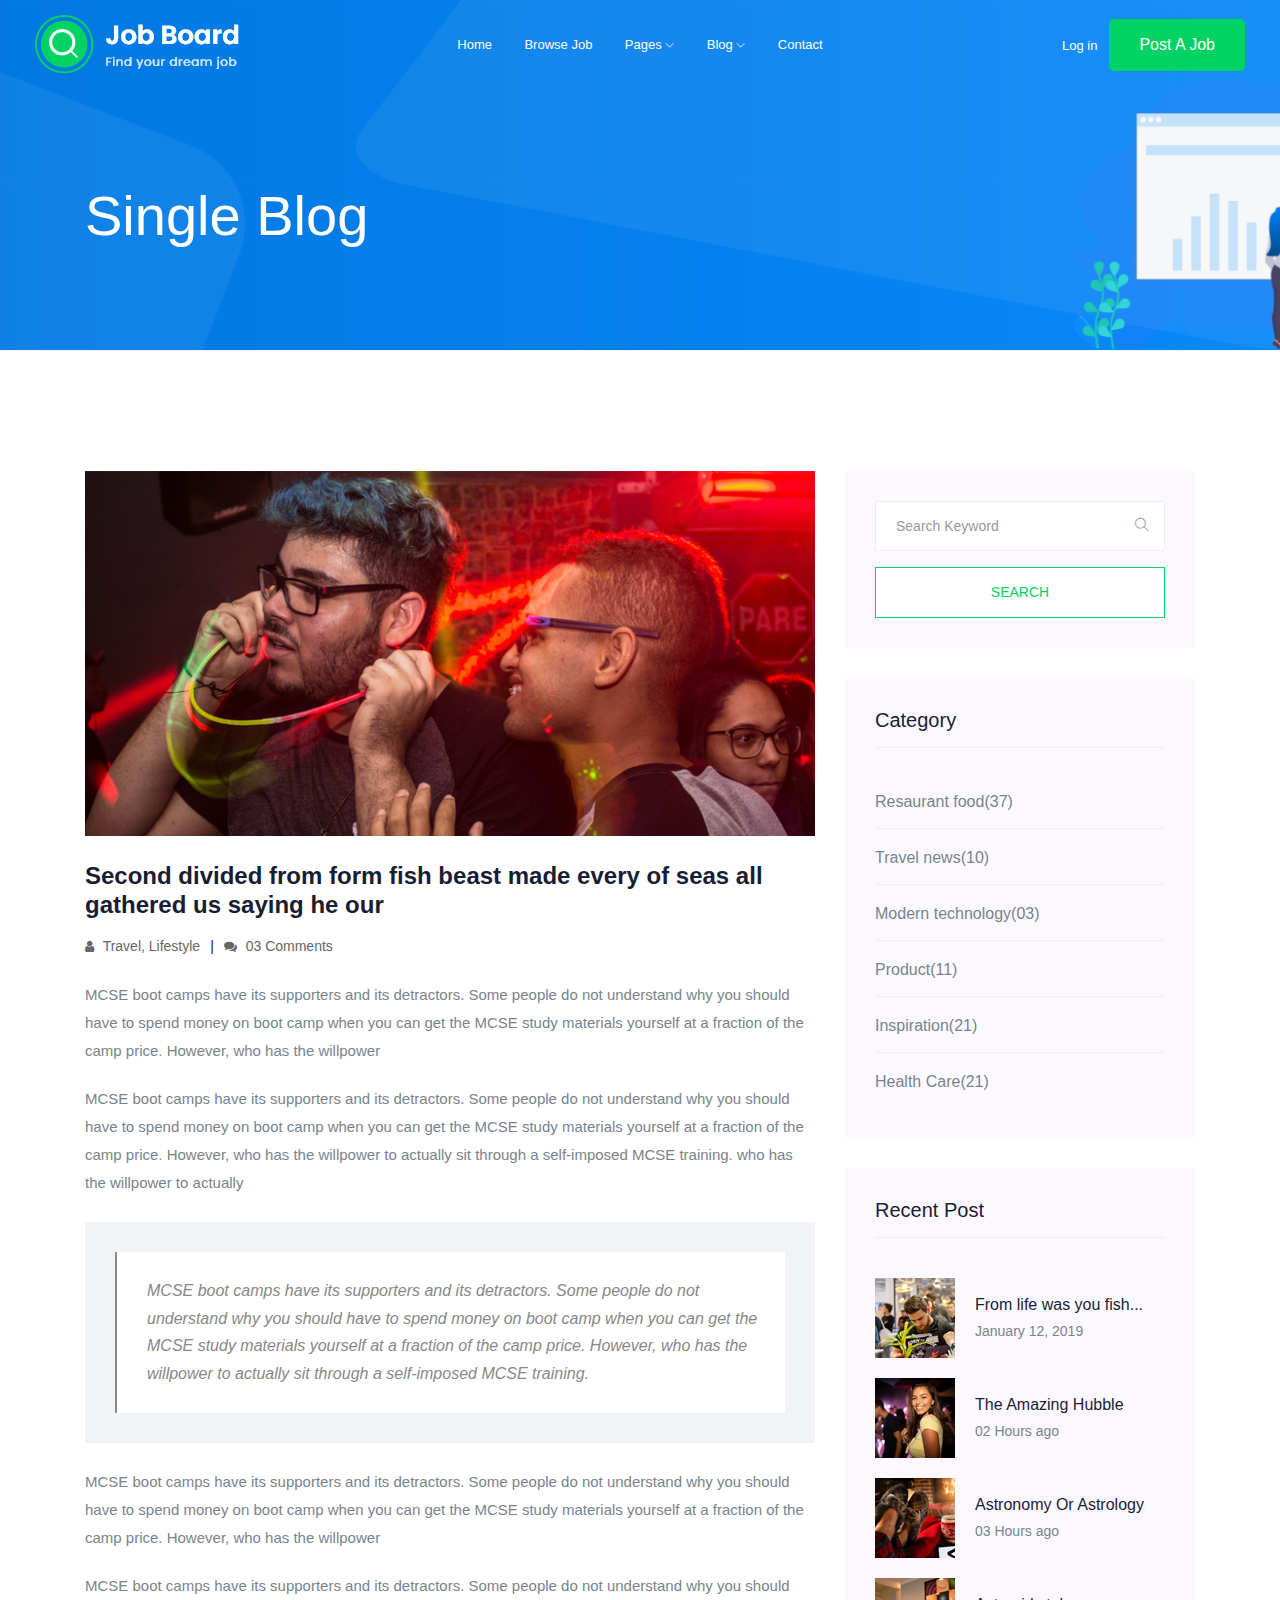
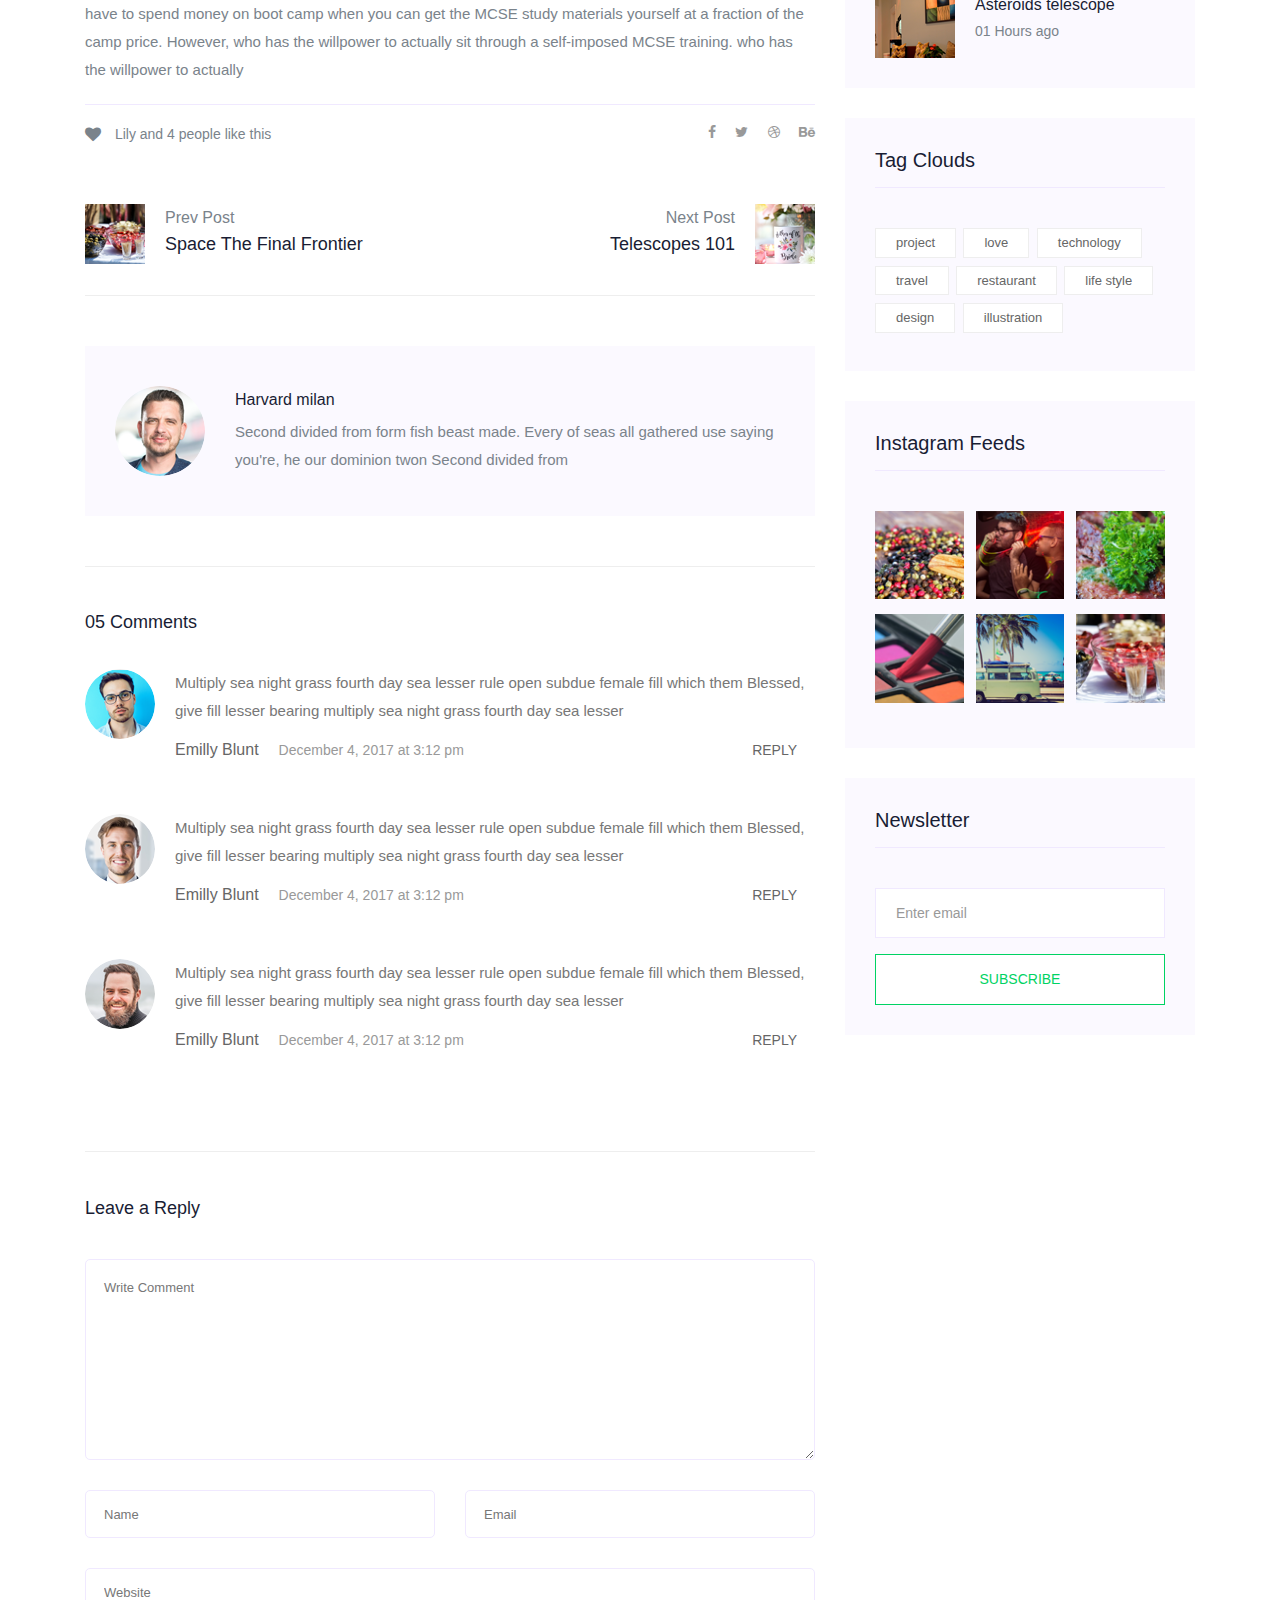
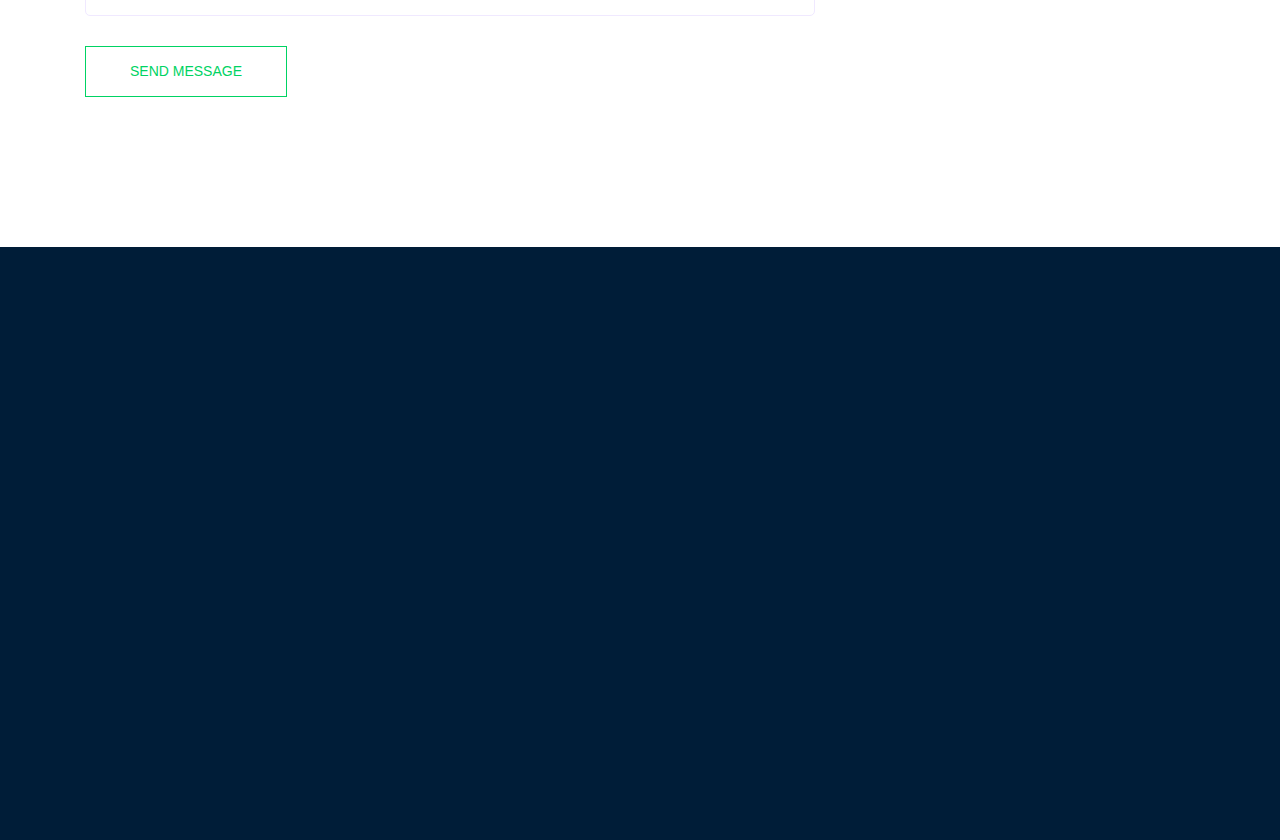
<file: Frontend-Template/single-blog.html>
<!doctype html>
<html class="no-js" lang="zxx">

<head>
   <meta charset="utf-8">
   <meta http-equiv="x-ua-compatible" content="ie=edge">
   <title>Finloans</title>
   <meta name="description" content="">
   <meta name="viewport" content="width=device-width, initial-scale=1">

   <!-- <link rel="manifest" href="site.webmanifest"> -->
   <link rel="shortcut icon" type="image/x-icon" href="img/favicon.png">
   <!-- Place favicon.ico in the root directory -->

   <!-- CSS here -->
   <link rel="stylesheet" href="css/bootstrap.min.css">
   <link rel="stylesheet" href="css/owl.carousel.min.css">
   <link rel="stylesheet" href="css/magnific-popup.css">
   <link rel="stylesheet" href="css/font-awesome.min.css">
   <link rel="stylesheet" href="css/themify-icons.css">
   <link rel="stylesheet" href="css/nice-select.css">
   <link rel="stylesheet" href="css/flaticon.css">
   <link rel="stylesheet" href="css/gijgo.css">
   <link rel="stylesheet" href="css/animate.min.css">
   <link rel="stylesheet" href="css/slicknav.css">
   <link rel="stylesheet" href="css/style.css">
   <!-- <link rel="stylesheet" href="css/responsive.css"> -->
</head>

<body>
   <!--[if lte IE 9]>
            <p class="browserupgrade">You are using an <strong>outdated</strong> browser. Please <a href="https://browsehappy.com/">upgrade your browser</a> to improve your experience and security.</p>
        <![endif]-->
    <!-- header-start -->
    <header>
      <div class="header-area ">
          <div id="sticky-header" class="main-header-area">
              <div class="container-fluid ">
                  <div class="header_bottom_border">
                      <div class="row align-items-center">
                          <div class="col-xl-3 col-lg-2">
                              <div class="logo">
                                  <a href="index.html">
                                      <img src="img/logo.png" alt="">
                                  </a>
                              </div>
                          </div>
                          <div class="col-xl-6 col-lg-7">
                              <div class="main-menu  d-none d-lg-block">
                                  <nav>
                                      <ul id="navigation">
                                          <li><a href="index.html">home</a></li>
                                          <li><a href="jobs.html">Browse Job</a></li>
                                          <li><a href="#">pages <i class="ti-angle-down"></i></a>
                                              <ul class="submenu">
                                                  <li><a href="candidate.html">Candidates </a></li>
                                                  <li><a href="job_details.html">job details </a></li>
                                                  <li><a href="elements.html">elements</a></li>
                                              </ul>
                                          </li>
                                          <li><a href="#">blog <i class="ti-angle-down"></i></a>
                                              <ul class="submenu">
                                                  <li><a href="blog.html">blog</a></li>
                                                  <li><a href="single-blog.html">single-blog</a></li>
                                              </ul>
                                          </li>
                                          <li><a href="contact.html">Contact</a></li>
                                      </ul>
                                  </nav>
                              </div>
                          </div>
                          <div class="col-xl-3 col-lg-3 d-none d-lg-block">
                              <div class="Appointment">
                                  <div class="phone_num d-none d-xl-block">
                                      <a href="#">Log in</a>
                                  </div>
                                  <div class="d-none d-lg-block">
                                      <a class="boxed-btn3" href="#">Post a Job</a>
                                  </div>
                              </div>
                          </div>
                          <div class="col-12">
                              <div class="mobile_menu d-block d-lg-none"></div>
                          </div>
                      </div>
                  </div>

              </div>
          </div>
      </div>
  </header>
  <!-- header-end -->

  <!-- bradcam_area  -->
  <div class="bradcam_area bradcam_bg_1">
      <div class="container">
          <div class="row">
              <div class="col-xl-12">
                  <div class="bradcam_text">
                      <h3>single blog</h3>
                  </div>
              </div>
          </div>
      </div>
  </div>
  <!--/ bradcam_area  -->

   <!--================Blog Area =================-->
   <section class="blog_area single-post-area section-padding">
      <div class="container">
         <div class="row">
            <div class="col-lg-8 posts-list">
               <div class="single-post">
                  <div class="feature-img">
                     <img class="img-fluid" src="img/blog/single_blog_1.png" alt="">
                  </div>
                  <div class="blog_details">
                     <h2>Second divided from form fish beast made every of seas
                        all gathered us saying he our
                     </h2>
                     <ul class="blog-info-link mt-3 mb-4">
                        <li><a href="#"><i class="fa fa-user"></i> Travel, Lifestyle</a></li>
                        <li><a href="#"><i class="fa fa-comments"></i> 03 Comments</a></li>
                     </ul>
                     <p class="excert">
                        MCSE boot camps have its supporters and its detractors. Some people do not understand why you
                        should have to spend money on boot camp when you can get the MCSE study materials yourself at a
                        fraction of the camp price. However, who has the willpower
                     </p>
                     <p>
                        MCSE boot camps have its supporters and its detractors. Some people do not understand why you
                        should have to spend money on boot camp when you can get the MCSE study materials yourself at a
                        fraction of the camp price. However, who has the willpower to actually sit through a
                        self-imposed MCSE training. who has the willpower to actually
                     </p>
                     <div class="quote-wrapper">
                        <div class="quotes">
                           MCSE boot camps have its supporters and its detractors. Some people do not understand why you
                           should have to spend money on boot camp when you can get the MCSE study materials yourself at
                           a fraction of the camp price. However, who has the willpower to actually sit through a
                           self-imposed MCSE training.
                        </div>
                     </div>
                     <p>
                        MCSE boot camps have its supporters and its detractors. Some people do not understand why you
                        should have to spend money on boot camp when you can get the MCSE study materials yourself at a
                        fraction of the camp price. However, who has the willpower
                     </p>
                     <p>
                        MCSE boot camps have its supporters and its detractors. Some people do not understand why you
                        should have to spend money on boot camp when you can get the MCSE study materials yourself at a
                        fraction of the camp price. However, who has the willpower to actually sit through a
                        self-imposed MCSE training. who has the willpower to actually
                     </p>
                  </div>
               </div>
               <div class="navigation-top">
                  <div class="d-sm-flex justify-content-between text-center">
                     <p class="like-info"><span class="align-middle"><i class="fa fa-heart"></i></span> Lily and 4
                        people like this</p>
                     <div class="col-sm-4 text-center my-2 my-sm-0">
                        <!-- <p class="comment-count"><span class="align-middle"><i class="fa fa-comment"></i></span> 06 Comments</p> -->
                     </div>
                     <ul class="social-icons">
                        <li><a href="#"><i class="fa fa-facebook-f"></i></a></li>
                        <li><a href="#"><i class="fa fa-twitter"></i></a></li>
                        <li><a href="#"><i class="fa fa-dribbble"></i></a></li>
                        <li><a href="#"><i class="fa fa-behance"></i></a></li>
                     </ul>
                  </div>
                  <div class="navigation-area">
                     <div class="row">
                        <div
                           class="col-lg-6 col-md-6 col-12 nav-left flex-row d-flex justify-content-start align-items-center">
                           <div class="thumb">
                              <a href="#">
                                 <img class="img-fluid" src="img/post/preview.png" alt="">
                              </a>
                           </div>
                           <div class="arrow">
                              <a href="#">
                                 <span class="lnr text-white ti-arrow-left"></span>
                              </a>
                           </div>
                           <div class="detials">
                              <p>Prev Post</p>
                              <a href="#">
                                 <h4>Space The Final Frontier</h4>
                              </a>
                           </div>
                        </div>
                        <div
                           class="col-lg-6 col-md-6 col-12 nav-right flex-row d-flex justify-content-end align-items-center">
                           <div class="detials">
                              <p>Next Post</p>
                              <a href="#">
                                 <h4>Telescopes 101</h4>
                              </a>
                           </div>
                           <div class="arrow">
                              <a href="#">
                                 <span class="lnr text-white ti-arrow-right"></span>
                              </a>
                           </div>
                           <div class="thumb">
                              <a href="#">
                                 <img class="img-fluid" src="img/post/next.png" alt="">
                              </a>
                           </div>
                        </div>
                     </div>
                  </div>
               </div>
               <div class="blog-author">
                  <div class="media align-items-center">
                     <img src="img/blog/author.png" alt="">
                     <div class="media-body">
                        <a href="#">
                           <h4>Harvard milan</h4>
                        </a>
                        <p>Second divided from form fish beast made. Every of seas all gathered use saying you're, he
                           our dominion twon Second divided from</p>
                     </div>
                  </div>
               </div>
               <div class="comments-area">
                  <h4>05 Comments</h4>
                  <div class="comment-list">
                     <div class="single-comment justify-content-between d-flex">
                        <div class="user justify-content-between d-flex">
                           <div class="thumb">
                              <img src="img/comment/comment_1.png" alt="">
                           </div>
                           <div class="desc">
                              <p class="comment">
                                 Multiply sea night grass fourth day sea lesser rule open subdue female fill which them
                                 Blessed, give fill lesser bearing multiply sea night grass fourth day sea lesser
                              </p>
                              <div class="d-flex justify-content-between">
                                 <div class="d-flex align-items-center">
                                    <h5>
                                       <a href="#">Emilly Blunt</a>
                                    </h5>
                                    <p class="date">December 4, 2017 at 3:12 pm </p>
                                 </div>
                                 <div class="reply-btn">
                                    <a href="#" class="btn-reply text-uppercase">reply</a>
                                 </div>
                              </div>
                           </div>
                        </div>
                     </div>
                  </div>
                  <div class="comment-list">
                     <div class="single-comment justify-content-between d-flex">
                        <div class="user justify-content-between d-flex">
                           <div class="thumb">
                              <img src="img/comment/comment_2.png" alt="">
                           </div>
                           <div class="desc">
                              <p class="comment">
                                 Multiply sea night grass fourth day sea lesser rule open subdue female fill which them
                                 Blessed, give fill lesser bearing multiply sea night grass fourth day sea lesser
                              </p>
                              <div class="d-flex justify-content-between">
                                 <div class="d-flex align-items-center">
                                    <h5>
                                       <a href="#">Emilly Blunt</a>
                                    </h5>
                                    <p class="date">December 4, 2017 at 3:12 pm </p>
                                 </div>
                                 <div class="reply-btn">
                                    <a href="#" class="btn-reply text-uppercase">reply</a>
                                 </div>
                              </div>
                           </div>
                        </div>
                     </div>
                  </div>
                  <div class="comment-list">
                     <div class="single-comment justify-content-between d-flex">
                        <div class="user justify-content-between d-flex">
                           <div class="thumb">
                              <img src="img/comment/comment_3.png" alt="">
                           </div>
                           <div class="desc">
                              <p class="comment">
                                 Multiply sea night grass fourth day sea lesser rule open subdue female fill which them
                                 Blessed, give fill lesser bearing multiply sea night grass fourth day sea lesser
                              </p>
                              <div class="d-flex justify-content-between">
                                 <div class="d-flex align-items-center">
                                    <h5>
                                       <a href="#">Emilly Blunt</a>
                                    </h5>
                                    <p class="date">December 4, 2017 at 3:12 pm </p>
                                 </div>
                                 <div class="reply-btn">
                                    <a href="#" class="btn-reply text-uppercase">reply</a>
                                 </div>
                              </div>
                           </div>
                        </div>
                     </div>
                  </div>
               </div>
               <div class="comment-form">
                  <h4>Leave a Reply</h4>
                  <form class="form-contact comment_form" action="#" id="commentForm">
                     <div class="row">
                        <div class="col-12">
                           <div class="form-group">
                              <textarea class="form-control w-100" name="comment" id="comment" cols="30" rows="9"
                                 placeholder="Write Comment"></textarea>
                           </div>
                        </div>
                        <div class="col-sm-6">
                           <div class="form-group">
                              <input class="form-control" name="name" id="name" type="text" placeholder="Name">
                           </div>
                        </div>
                        <div class="col-sm-6">
                           <div class="form-group">
                              <input class="form-control" name="email" id="email" type="email" placeholder="Email">
                           </div>
                        </div>
                        <div class="col-12">
                           <div class="form-group">
                              <input class="form-control" name="website" id="website" type="text" placeholder="Website">
                           </div>
                        </div>
                     </div>
                     <div class="form-group">
                        <button type="submit" class="button button-contactForm btn_1 boxed-btn">Send Message</button>
                     </div>
                  </form>
               </div>
            </div>
            <div class="col-lg-4">
               <div class="blog_right_sidebar">
                  <aside class="single_sidebar_widget search_widget">
                     <form action="#">
                        <div class="form-group">
                           <div class="input-group mb-3">
                              <input type="text" class="form-control" placeholder='Search Keyword'
                                 onfocus="this.placeholder = ''" onblur="this.placeholder = 'Search Keyword'">
                              <div class="input-group-append">
                                 <button class="btn" type="button"><i class="ti-search"></i></button>
                              </div>
                           </div>
                        </div>
                        <button class="button rounded-0 primary-bg text-white w-100 btn_1 boxed-btn"
                           type="submit">Search</button>
                     </form>
                  </aside>
                  <aside class="single_sidebar_widget post_category_widget">
                     <h4 class="widget_title">Category</h4>
                     <ul class="list cat-list">
                        <li>
                           <a href="#" class="d-flex">
                              <p>Resaurant food</p>
                              <p>(37)</p>
                           </a>
                        </li>
                        <li>
                           <a href="#" class="d-flex">
                              <p>Travel news</p>
                              <p>(10)</p>
                           </a>
                        </li>
                        <li>
                           <a href="#" class="d-flex">
                              <p>Modern technology</p>
                              <p>(03)</p>
                           </a>
                        </li>
                        <li>
                           <a href="#" class="d-flex">
                              <p>Product</p>
                              <p>(11)</p>
                           </a>
                        </li>
                        <li>
                           <a href="#" class="d-flex">
                              <p>Inspiration</p>
                              <p>(21)</p>
                           </a>
                        </li>
                        <li>
                           <a href="#" class="d-flex">
                              <p>Health Care</p>
                              <p>(21)</p>
                           </a>
                        </li>
                     </ul>
                  </aside>
                  <aside class="single_sidebar_widget popular_post_widget">
                     <h3 class="widget_title">Recent Post</h3>
                     <div class="media post_item">
                        <img src="img/post/post_1.png" alt="post">
                        <div class="media-body">
                           <a href="single-blog.html">
                              <h3>From life was you fish...</h3>
                           </a>
                           <p>January 12, 2019</p>
                        </div>
                     </div>
                     <div class="media post_item">
                        <img src="img/post/post_2.png" alt="post">
                        <div class="media-body">
                           <a href="single-blog.html">
                              <h3>The Amazing Hubble</h3>
                           </a>
                           <p>02 Hours ago</p>
                        </div>
                     </div>
                     <div class="media post_item">
                        <img src="img/post/post_3.png" alt="post">
                        <div class="media-body">
                           <a href="single-blog.html">
                              <h3>Astronomy Or Astrology</h3>
                           </a>
                           <p>03 Hours ago</p>
                        </div>
                     </div>
                     <div class="media post_item">
                        <img src="img/post/post_4.png" alt="post">
                        <div class="media-body">
                           <a href="single-blog.html">
                              <h3>Asteroids telescope</h3>
                           </a>
                           <p>01 Hours ago</p>
                        </div>
                     </div>
                  </aside>
                  <aside class="single_sidebar_widget tag_cloud_widget">
                     <h4 class="widget_title">Tag Clouds</h4>
                     <ul class="list">
                        <li>
                           <a href="#">project</a>
                        </li>
                        <li>
                           <a href="#">love</a>
                        </li>
                        <li>
                           <a href="#">technology</a>
                        </li>
                        <li>
                           <a href="#">travel</a>
                        </li>
                        <li>
                           <a href="#">restaurant</a>
                        </li>
                        <li>
                           <a href="#">life style</a>
                        </li>
                        <li>
                           <a href="#">design</a>
                        </li>
                        <li>
                           <a href="#">illustration</a>
                        </li>
                     </ul>
                  </aside>
                  <aside class="single_sidebar_widget instagram_feeds">
                     <h4 class="widget_title">Instagram Feeds</h4>
                     <ul class="instagram_row flex-wrap">
                        <li>
                           <a href="#">
                              <img class="img-fluid" src="img/post/post_5.png" alt="">
                           </a>
                        </li>
                        <li>
                           <a href="#">
                              <img class="img-fluid" src="img/post/post_6.png" alt="">
                           </a>
                        </li>
                        <li>
                           <a href="#">
                              <img class="img-fluid" src="img/post/post_7.png" alt="">
                           </a>
                        </li>
                        <li>
                           <a href="#">
                              <img class="img-fluid" src="img/post/post_8.png" alt="">
                           </a>
                        </li>
                        <li>
                           <a href="#">
                              <img class="img-fluid" src="img/post/post_9.png" alt="">
                           </a>
                        </li>
                        <li>
                           <a href="#">
                              <img class="img-fluid" src="img/post/post_10.png" alt="">
                           </a>
                        </li>
                     </ul>
                  </aside>
                  <aside class="single_sidebar_widget newsletter_widget">
                     <h4 class="widget_title">Newsletter</h4>
                     <form action="#">
                        <div class="form-group">
                           <input type="email" class="form-control" onfocus="this.placeholder = ''"
                              onblur="this.placeholder = 'Enter email'" placeholder='Enter email' required>
                        </div>
                        <button class="button rounded-0 primary-bg text-white w-100 btn_1 boxed-btn"
                           type="submit">Subscribe</button>
                     </form>
                  </aside>
               </div>
            </div>
         </div>
      </div>
   </section>
   <!--================ Blog Area end =================-->

    <!-- footer start -->
    <footer class="footer">
      <div class="footer_top">
          <div class="container">
              <div class="row">
                  <div class="col-xl-3 col-md-6 col-lg-3">
                      <div class="footer_widget wow fadeInUp" data-wow-duration="1s" data-wow-delay=".3s">
                          <div class="footer_logo">
                              <a href="#">
                                  <img src="img/logo.png" alt="">
                              </a>
                          </div>
                          <p>
                              finloan@support.com <br>
                              +10 873 672 6782 <br>
                              600/D, Green road, NewYork
                          </p>
                          <div class="socail_links">
                              <ul>
                                  <li>
                                      <a href="#">
                                          <i class="ti-facebook"></i>
                                      </a>
                                  </li>
                                  <li>
                                      <a href="#">
                                          <i class="fa fa-google-plus"></i>
                                      </a>
                                  </li>
                                  <li>
                                      <a href="#">
                                          <i class="fa fa-twitter"></i>
                                      </a>
                                  </li>
                                  <li>
                                      <a href="#">
                                          <i class="fa fa-instagram"></i>
                                      </a>
                                  </li>
                              </ul>
                          </div>

                      </div>
                  </div>
                  <div class="col-xl-2 col-md-6 col-lg-2">
                      <div class="footer_widget wow fadeInUp" data-wow-duration="1.1s" data-wow-delay=".4s">
                          <h3 class="footer_title">
                              Company
                          </h3>
                          <ul>
                              <li><a href="#">About </a></li>
                              <li><a href="#"> Pricing</a></li>
                              <li><a href="#">Carrier Tips</a></li>
                              <li><a href="#">FAQ</a></li>
                          </ul>

                      </div>
                  </div>
                  <div class="col-xl-3 col-md-6 col-lg-3">
                      <div class="footer_widget wow fadeInUp" data-wow-duration="1.2s" data-wow-delay=".5s">
                          <h3 class="footer_title">
                              Category
                          </h3>
                          <ul>
                              <li><a href="#">Design & Art</a></li>
                              <li><a href="#">Engineering</a></li>
                              <li><a href="#">Sales & Marketing</a></li>
                              <li><a href="#">Finance</a></li>
                          </ul>
                      </div>
                  </div>
                  <div class="col-xl-4 col-md-6 col-lg-4">
                      <div class="footer_widget wow fadeInUp" data-wow-duration="1.3s" data-wow-delay=".6s">
                          <h3 class="footer_title">
                              Subscribe
                          </h3>
                          <form action="#" class="newsletter_form">
                              <input type="text" placeholder="Enter your mail">
                              <button type="submit">Subscribe</button>
                          </form>
                          <p class="newsletter_text">Esteem spirit temper too say adieus who direct esteem esteems
                              luckily.</p>
                      </div>
                  </div>
              </div>
          </div>
      </div>
      <div class="copy-right_text wow fadeInUp" data-wow-duration="1.4s" data-wow-delay=".3s">
          <div class="container">
              <div class="footer_border"></div>
              <div class="row">
                  <div class="col-xl-12">
                      <p class="copy_right text-center">
                          <!-- Link back to Colorlib can't be removed. Template is licensed under CC BY 3.0. -->
Copyright &copy;<script>document.write(new Date().getFullYear());</script> All rights reserved | This template is made with <i class="fa fa-heart-o" aria-hidden="true"></i> by <a href="https://colorlib.com" target="_blank">Colorlib</a>
<!-- Link back to Colorlib can't be removed. Template is licensed under CC BY 3.0. -->
                      </p>
                  </div>
              </div>
          </div>
      </div>
  </footer>
  <!--/ footer end  -->


   <!-- JS here -->
   <script src="js/vendor/modernizr-3.5.0.min.js"></script>
   <script src="js/vendor/jquery-1.12.4.min.js"></script>
   <script src="js/popper.min.js"></script>
   <script src="js/bootstrap.min.js"></script>
   <script src="js/owl.carousel.min.js"></script>
   <script src="js/isotope.pkgd.min.js"></script>
   <script src="js/ajax-form.js"></script>
   <script src="js/waypoints.min.js"></script>
   <script src="js/jquery.counterup.min.js"></script>
   <script src="js/imagesloaded.pkgd.min.js"></script>
   <script src="js/scrollIt.js"></script>
   <script src="js/jquery.scrollUp.min.js"></script>
   <script src="js/wow.min.js"></script>
   <script src="js/nice-select.min.js"></script>
   <script src="js/jquery.slicknav.min.js"></script>
   <script src="js/jquery.magnific-popup.min.js"></script>
   <script src="js/plugins.js"></script>
   <script src="js/gijgo.min.js"></script>

   <!--contact js-->
   <script src="js/contact.js"></script>
   <script src="js/jquery.ajaxchimp.min.js"></script>
   <script src="js/jquery.form.js"></script>
   <script src="js/jquery.validate.min.js"></script>
   <script src="js/mail-script.js"></script>

   <script src="js/main.js"></script>

</body>

</html>
</file>
<file: Frontend-Template/css/themify-icons.css>
@font-face {
	font-family: 'themify';
	src:url('../fonts/themify.eot?-fvbane');
	src:url('../fonts/themify.eot?#iefix-fvbane') format('embedded-opentype'),
		url('../fonts/themify.woff?-fvbane') format('woff'),
		url('../fonts/themify.ttf?-fvbane') format('truetype'),
		url('../fonts/themify.svg?-fvbane#themify') format('svg');
	font-weight: normal;
	font-style: normal;
}

[class^="ti-"], [class*=" ti-"] {
	font-family: 'themify';
	/* speak: none; */
	font-style: normal;
	font-weight: normal;
	font-variant: normal;
	text-transform: none;
	line-height: 1;

	/* Better Font Rendering =========== */
	-webkit-font-smoothing: antialiased;
	-moz-osx-font-smoothing: grayscale;
}

.ti-wand:before {
	content: "\e600";
}
.ti-volume:before {
	content: "\e601";
}
.ti-user:before {
	content: "\e602";
}
.ti-unlock:before {
	content: "\e603";
}
.ti-unlink:before {
	content: "\e604";
}
.ti-trash:before {
	content: "\e605";
}
.ti-thought:before {
	content: "\e606";
}
.ti-target:before {
	content: "\e607";
}
.ti-tag:before {
	content: "\e608";
}
.ti-tablet:before {
	content: "\e609";
}
.ti-star:before {
	content: "\e60a";
}
.ti-spray:before {
	content: "\e60b";
}
.ti-signal:before {
	content: "\e60c";
}
.ti-shopping-cart:before {
	content: "\e60d";
}
.ti-shopping-cart-full:before {
	content: "\e60e";
}
.ti-settings:before {
	content: "\e60f";
}
.ti-search:before {
	content: "\e610";
}
.ti-zoom-in:before {
	content: "\e611";
}
.ti-zoom-out:before {
	content: "\e612";
}
.ti-cut:before {
	content: "\e613";
}
.ti-ruler:before {
	content: "\e614";
}
.ti-ruler-pencil:before {
	content: "\e615";
}
.ti-ruler-alt:before {
	content: "\e616";
}
.ti-bookmark:before {
	content: "\e617";
}
.ti-bookmark-alt:before {
	content: "\e618";
}
.ti-reload:before {
	content: "\e619";
}
.ti-plus:before {
	content: "\e61a";
}
.ti-pin:before {
	content: "\e61b";
}
.ti-pencil:before {
	content: "\e61c";
}
.ti-pencil-alt:before {
	content: "\e61d";
}
.ti-paint-roller:before {
	content: "\e61e";
}
.ti-paint-bucket:before {
	content: "\e61f";
}
.ti-na:before {
	content: "\e620";
}
.ti-mobile:before {
	content: "\e621";
}
.ti-minus:before {
	content: "\e622";
}
.ti-medall:before {
	content: "\e623";
}
.ti-medall-alt:before {
	content: "\e624";
}
.ti-marker:before {
	content: "\e625";
}
.ti-marker-alt:before {
	content: "\e626";
}
.ti-arrow-up:before {
	content: "\e627";
}
.ti-arrow-right:before {
	content: "\e628";
}
.ti-arrow-left:before {
	content: "\e629";
}
.ti-arrow-down:before {
	content: "\e62a";
}
.ti-lock:before {
	content: "\e62b";
}
.ti-location-arrow:before {
	content: "\e62c";
}
.ti-link:before {
	content: "\e62d";
}
.ti-layout:before {
	content: "\e62e";
}
.ti-layers:before {
	content: "\e62f";
}
.ti-layers-alt:before {
	content: "\e630";
}
.ti-key:before {
	content: "\e631";
}
.ti-import:before {
	content: "\e632";
}
.ti-image:before {
	content: "\e633";
}
.ti-heart:before {
	content: "\e634";
}
.ti-heart-broken:before {
	content: "\e635";
}
.ti-hand-stop:before {
	content: "\e636";
}
.ti-hand-open:before {
	content: "\e637";
}
.ti-hand-drag:before {
	content: "\e638";
}
.ti-folder:before {
	content: "\e639";
}
.ti-flag:before {
	content: "\e63a";
}
.ti-flag-alt:before {
	content: "\e63b";
}
.ti-flag-alt-2:before {
	content: "\e63c";
}
.ti-eye:before {
	content: "\e63d";
}
.ti-export:before {
	content: "\e63e";
}
.ti-exchange-vertical:before {
	content: "\e63f";
}
.ti-desktop:before {
	content: "\e640";
}
.ti-cup:before {
	content: "\e641";
}
.ti-crown:before {
	content: "\e642";
}
.ti-comments:before {
	content: "\e643";
}
.ti-comment:before {
	content: "\e644";
}
.ti-comment-alt:before {
	content: "\e645";
}
.ti-close:before {
	content: "\e646";
}
.ti-clip:before {
	content: "\e647";
}
.ti-angle-up:before {
	content: "\e648";
}
.ti-angle-right:before {
	content: "\e649";
}
.ti-angle-left:before {
	content: "\e64a";
}
.ti-angle-down:before {
	content: "\e64b";
}
.ti-check:before {
	content: "\e64c";
}
.ti-check-box:before {
	content: "\e64d";
}
.ti-camera:before {
	content: "\e64e";
}
.ti-announcement:before {
	content: "\e64f";
}
.ti-brush:before {
	content: "\e650";
}
.ti-briefcase:before {
	content: "\e651";
}
.ti-bolt:before {
	content: "\e652";
}
.ti-bolt-alt:before {
	content: "\e653";
}
.ti-blackboard:before {
	content: "\e654";
}
.ti-bag:before {
	content: "\e655";
}
.ti-move:before {
	content: "\e656";
}
.ti-arrows-vertical:before {
	content: "\e657";
}
.ti-arrows-horizontal:before {
	content: "\e658";
}
.ti-fullscreen:before {
	content: "\e659";
}
.ti-arrow-top-right:before {
	content: "\e65a";
}
.ti-arrow-top-left:before {
	content: "\e65b";
}
.ti-arrow-circle-up:before {
	content: "\e65c";
}
.ti-arrow-circle-right:before {
	content: "\e65d";
}
.ti-arrow-circle-left:before {
	content: "\e65e";
}
.ti-arrow-circle-down:before {
	content: "\e65f";
}
.ti-angle-double-up:before {
	content: "\e660";
}
.ti-angle-double-right:before {
	content: "\e661";
}
.ti-angle-double-left:before {
	content: "\e662";
}
.ti-angle-double-down:before {
	content: "\e663";
}
.ti-zip:before {
	content: "\e664";
}
.ti-world:before {
	content: "\e665";
}
.ti-wheelchair:before {
	content: "\e666";
}
.ti-view-list:before {
	content: "\e667";
}
.ti-view-list-alt:before {
	content: "\e668";
}
.ti-view-grid:before {
	content: "\e669";
}
.ti-uppercase:before {
	content: "\e66a";
}
.ti-upload:before {
	content: "\e66b";
}
.ti-underline:before {
	content: "\e66c";
}
.ti-truck:before {
	content: "\e66d";
}
.ti-timer:before {
	content: "\e66e";
}
.ti-ticket:before {
	content: "\e66f";
}
.ti-thumb-up:before {
	content: "\e670";
}
.ti-thumb-down:before {
	content: "\e671";
}
.ti-text:before {
	content: "\e672";
}
.ti-stats-up:before {
	content: "\e673";
}
.ti-stats-down:before {
	content: "\e674";
}
.ti-split-v:before {
	content: "\e675";
}
.ti-split-h:before {
	content: "\e676";
}
.ti-smallcap:before {
	content: "\e677";
}
.ti-shine:before {
	content: "\e678";
}
.ti-shift-right:before {
	content: "\e679";
}
.ti-shift-left:before {
	content: "\e67a";
}
.ti-shield:before {
	content: "\e67b";
}
.ti-notepad:before {
	content: "\e67c";
}
.ti-server:before {
	content: "\e67d";
}
.ti-quote-right:before {
	content: "\e67e";
}
.ti-quote-left:before {
	content: "\e67f";
}
.ti-pulse:before {
	content: "\e680";
}
.ti-printer:before {
	content: "\e681";
}
.ti-power-off:before {
	content: "\e682";
}
.ti-plug:before {
	content: "\e683";
}
.ti-pie-chart:before {
	content: "\e684";
}
.ti-paragraph:before {
	content: "\e685";
}
.ti-panel:before {
	content: "\e686";
}
.ti-package:before {
	content: "\e687";
}
.ti-music:before {
	content: "\e688";
}
.ti-music-alt:before {
	content: "\e689";
}
.ti-mouse:before {
	content: "\e68a";
}
.ti-mouse-alt:before {
	content: "\e68b";
}
.ti-money:before {
	content: "\e68c";
}
.ti-microphone:before {
	content: "\e68d";
}
.ti-menu:before {
	content: "\e68e";
}
.ti-menu-alt:before {
	content: "\e68f";
}
.ti-map:before {
	content: "\e690";
}
.ti-map-alt:before {
	content: "\e691";
}
.ti-loop:before {
	content: "\e692";
}
.ti-location-pin:before {
	content: "\e693";
}
.ti-list:before {
	content: "\e694";
}
.ti-light-bulb:before {
	content: "\e695";
}
.ti-Italic:before {
	content: "\e696";
}
.ti-info:before {
	content: "\e697";
}
.ti-infinite:before {
	content: "\e698";
}
.ti-id-badge:before {
	content: "\e699";
}
.ti-hummer:before {
	content: "\e69a";
}
.ti-home:before {
	content: "\e69b";
}
.ti-help:before {
	content: "\e69c";
}
.ti-headphone:before {
	content: "\e69d";
}
.ti-harddrives:before {
	content: "\e69e";
}
.ti-harddrive:before {
	content: "\e69f";
}
.ti-gift:before {
	content: "\e6a0";
}
.ti-game:before {
	content: "\e6a1";
}
.ti-filter:before {
	content: "\e6a2";
}
.ti-files:before {
	content: "\e6a3";
}
.ti-file:before {
	content: "\e6a4";
}
.ti-eraser:before {
	content: "\e6a5";
}
.ti-envelope:before {
	content: "\e6a6";
}
.ti-download:before {
	content: "\e6a7";
}
.ti-direction:before {
	content: "\e6a8";
}
.ti-direction-alt:before {
	content: "\e6a9";
}
.ti-dashboard:before {
	content: "\e6aa";
}
.ti-control-stop:before {
	content: "\e6ab";
}
.ti-control-shuffle:before {
	content: "\e6ac";
}
.ti-control-play:before {
	content: "\e6ad";
}
.ti-control-pause:before {
	content: "\e6ae";
}
.ti-control-forward:before {
	content: "\e6af";
}
.ti-control-backward:before {
	content: "\e6b0";
}
.ti-cloud:before {
	content: "\e6b1";
}
.ti-cloud-up:before {
	content: "\e6b2";
}
.ti-cloud-down:before {
	content: "\e6b3";
}
.ti-clipboard:before {
	content: "\e6b4";
}
.ti-car:before {
	content: "\e6b5";
}
.ti-calendar:before {
	content: "\e6b6";
}
.ti-book:before {
	content: "\e6b7";
}
.ti-bell:before {
	content: "\e6b8";
}
.ti-basketball:before {
	content: "\e6b9";
}
.ti-bar-chart:before {
	content: "\e6ba";
}
.ti-bar-chart-alt:before {
	content: "\e6bb";
}
.ti-back-right:before {
	content: "\e6bc";
}
.ti-back-left:before {
	content: "\e6bd";
}
.ti-arrows-corner:before {
	content: "\e6be";
}
.ti-archive:before {
	content: "\e6bf";
}
.ti-anchor:before {
	content: "\e6c0";
}
.ti-align-right:before {
	content: "\e6c1";
}
.ti-align-left:before {
	content: "\e6c2";
}
.ti-align-justify:before {
	content: "\e6c3";
}
.ti-align-center:before {
	content: "\e6c4";
}
.ti-alert:before {
	content: "\e6c5";
}
.ti-alarm-clock:before {
	content: "\e6c6";
}
.ti-agenda:before {
	content: "\e6c7";
}
.ti-write:before {
	content: "\e6c8";
}
.ti-window:before {
	content: "\e6c9";
}
.ti-widgetized:before {
	content: "\e6ca";
}
.ti-widget:before {
	content: "\e6cb";
}
.ti-widget-alt:before {
	content: "\e6cc";
}
.ti-wallet:before {
	content: "\e6cd";
}
.ti-video-clapper:before {
	content: "\e6ce";
}
.ti-video-camera:before {
	content: "\e6cf";
}
.ti-vector:before {
	content: "\e6d0";
}
.ti-themify-logo:before {
	content: "\e6d1";
}
.ti-themify-favicon:before {
	content: "\e6d2";
}
.ti-themify-favicon-alt:before {
	content: "\e6d3";
}
.ti-support:before {
	content: "\e6d4";
}
.ti-stamp:before {
	content: "\e6d5";
}
.ti-split-v-alt:before {
	content: "\e6d6";
}
.ti-slice:before {
	content: "\e6d7";
}
.ti-shortcode:before {
	content: "\e6d8";
}
.ti-shift-right-alt:before {
	content: "\e6d9";
}
.ti-shift-left-alt:before {
	content: "\e6da";
}
.ti-ruler-alt-2:before {
	content: "\e6db";
}
.ti-receipt:before {
	content: "\e6dc";
}
.ti-pin2:before {
	content: "\e6dd";
}
.ti-pin-alt:before {
	content: "\e6de";
}
.ti-pencil-alt2:before {
	content: "\e6df";
}
.ti-palette:before {
	content: "\e6e0";
}
.ti-more:before {
	content: "\e6e1";
}
.ti-more-alt:before {
	content: "\e6e2";
}
.ti-microphone-alt:before {
	content: "\e6e3";
}
.ti-magnet:before {
	content: "\e6e4";
}
.ti-line-double:before {
	content: "\e6e5";
}
.ti-line-dotted:before {
	content: "\e6e6";
}
.ti-line-dashed:before {
	content: "\e6e7";
}
.ti-layout-width-full:before {
	content: "\e6e8";
}
.ti-layout-width-default:before {
	content: "\e6e9";
}
.ti-layout-width-default-alt:before {
	content: "\e6ea";
}
.ti-layout-tab:before {
	content: "\e6eb";
}
.ti-layout-tab-window:before {
	content: "\e6ec";
}
.ti-layout-tab-v:before {
	content: "\e6ed";
}
.ti-layout-tab-min:before {
	content: "\e6ee";
}
.ti-layout-slider:before {
	content: "\e6ef";
}
.ti-layout-slider-alt:before {
	content: "\e6f0";
}
.ti-layout-sidebar-right:before {
	content: "\e6f1";
}
.ti-layout-sidebar-none:before {
	content: "\e6f2";
}
.ti-layout-sidebar-left:before {
	content: "\e6f3";
}
.ti-layout-placeholder:before {
	content: "\e6f4";
}
.ti-layout-menu:before {
	content: "\e6f5";
}
.ti-layout-menu-v:before {
	content: "\e6f6";
}
.ti-layout-menu-separated:before {
	content: "\e6f7";
}
.ti-layout-menu-full:before {
	content: "\e6f8";
}
.ti-layout-media-right-alt:before {
	content: "\e6f9";
}
.ti-layout-media-right:before {
	content: "\e6fa";
}
.ti-layout-media-overlay:before {
	content: "\e6fb";
}
.ti-layout-media-overlay-alt:before {
	content: "\e6fc";
}
.ti-layout-media-overlay-alt-2:before {
	content: "\e6fd";
}
.ti-layout-media-left-alt:before {
	content: "\e6fe";
}
.ti-layout-media-left:before {
	content: "\e6ff";
}
.ti-layout-media-center-alt:before {
	content: "\e700";
}
.ti-layout-media-center:before {
	content: "\e701";
}
.ti-layout-list-thumb:before {
	content: "\e702";
}
.ti-layout-list-thumb-alt:before {
	content: "\e703";
}
.ti-layout-list-post:before {
	content: "\e704";
}
.ti-layout-list-large-image:before {
	content: "\e705";
}
.ti-layout-line-solid:before {
	content: "\e706";
}
.ti-layout-grid4:before {
	content: "\e707";
}
.ti-layout-grid3:before {
	content: "\e708";
}
.ti-layout-grid2:before {
	content: "\e709";
}
.ti-layout-grid2-thumb:before {
	content: "\e70a";
}
.ti-layout-cta-right:before {
	content: "\e70b";
}
.ti-layout-cta-left:before {
	content: "\e70c";
}
.ti-layout-cta-center:before {
	content: "\e70d";
}
.ti-layout-cta-btn-right:before {
	content: "\e70e";
}
.ti-layout-cta-btn-left:before {
	content: "\e70f";
}
.ti-layout-column4:before {
	content: "\e710";
}
.ti-layout-column3:before {
	content: "\e711";
}
.ti-layout-column2:before {
	content: "\e712";
}
.ti-layout-accordion-separated:before {
	content: "\e713";
}
.ti-layout-accordion-merged:before {
	content: "\e714";
}
.ti-layout-accordion-list:before {
	content: "\e715";
}
.ti-ink-pen:before {
	content: "\e716";
}
.ti-info-alt:before {
	content: "\e717";
}
.ti-help-alt:before {
	content: "\e718";
}
.ti-headphone-alt:before {
	content: "\e719";
}
.ti-hand-point-up:before {
	content: "\e71a";
}
.ti-hand-point-right:before {
	content: "\e71b";
}
.ti-hand-point-left:before {
	content: "\e71c";
}
.ti-hand-point-down:before {
	content: "\e71d";
}
.ti-gallery:before {
	content: "\e71e";
}
.ti-face-smile:before {
	content: "\e71f";
}
.ti-face-sad:before {
	content: "\e720";
}
.ti-credit-card:before {
	content: "\e721";
}
.ti-control-skip-forward:before {
	content: "\e722";
}
.ti-control-skip-backward:before {
	content: "\e723";
}
.ti-control-record:before {
	content: "\e724";
}
.ti-control-eject:before {
	content: "\e725";
}
.ti-comments-smiley:before {
	content: "\e726";
}
.ti-brush-alt:before {
	content: "\e727";
}
.ti-youtube:before {
	content: "\e728";
}
.ti-vimeo:before {
	content: "\e729";
}
.ti-twitter:before {
	content: "\e72a";
}
.ti-time:before {
	content: "\e72b";
}
.ti-tumblr:before {
	content: "\e72c";
}
.ti-skype:before {
	content: "\e72d";
}
.ti-share:before {
	content: "\e72e";
}
.ti-share-alt:before {
	content: "\e72f";
}
.ti-rocket:before {
	content: "\e730";
}
.ti-pinterest:before {
	content: "\e731";
}
.ti-new-window:before {
	content: "\e732";
}
.ti-microsoft:before {
	content: "\e733";
}
.ti-list-ol:before {
	content: "\e734";
}
.ti-linkedin:before {
	content: "\e735";
}
.ti-layout-sidebar-2:before {
	content: "\e736";
}
.ti-layout-grid4-alt:before {
	content: "\e737";
}
.ti-layout-grid3-alt:before {
	content: "\e738";
}
.ti-layout-grid2-alt:before {
	content: "\e739";
}
.ti-layout-column4-alt:before {
	content: "\e73a";
}
.ti-layout-column3-alt:before {
	content: "\e73b";
}
.ti-layout-column2-alt:before {
	content: "\e73c";
}
.ti-instagram:before {
	content: "\e73d";
}
.ti-google:before {
	content: "\e73e";
}
.ti-github:before {
	content: "\e73f";
}
.ti-flickr:before {
	content: "\e740";
}
.ti-facebook:before {
	content: "\e741";
}
.ti-dropbox:before {
	content: "\e742";
}
.ti-dribbble:before {
	content: "\e743";
}
.ti-apple:before {
	content: "\e744";
}
.ti-android:before {
	content: "\e745";
}
.ti-save:before {
	content: "\e746";
}
.ti-save-alt:before {
	content: "\e747";
}
.ti-yahoo:before {
	content: "\e748";
}
.ti-wordpress:before {
	content: "\e749";
}
.ti-vimeo-alt:before {
	content: "\e74a";
}
.ti-twitter-alt:before {
	content: "\e74b";
}
.ti-tumblr-alt:before {
	content: "\e74c";
}
.ti-trello:before {
	content: "\e74d";
}
.ti-stack-overflow:before {
	content: "\e74e";
}
.ti-soundcloud:before {
	content: "\e74f";
}
.ti-sharethis:before {
	content: "\e750";
}
.ti-sharethis-alt:before {
	content: "\e751";
}
.ti-reddit:before {
	content: "\e752";
}
.ti-pinterest-alt:before {
	content: "\e753";
}
.ti-microsoft-alt:before {
	content: "\e754";
}
.ti-linux:before {
	content: "\e755";
}
.ti-jsfiddle:before {
	content: "\e756";
}
.ti-joomla:before {
	content: "\e757";
}
.ti-html5:before {
	content: "\e758";
}
.ti-flickr-alt:before {
	content: "\e759";
}
.ti-email:before {
	content: "\e75a";
}
.ti-drupal:before {
	content: "\e75b";
}
.ti-dropbox-alt:before {
	content: "\e75c";
}
.ti-css3:before {
	content: "\e75d";
}
.ti-rss:before {
	content: "\e75e";
}
.ti-rss-alt:before {
	content: "\e75f";
}
</file>
<file: Frontend-Template/css/nice-select.css>
.nice-select {
  -webkit-tap-highlight-color: transparent;
  background-color: #fff;
  border-radius: 5px;
  border: solid 1px #e8e8e8;
  box-sizing: border-box;
  clear: both;
  cursor: pointer;
  display: block;
  float: left;
  font-family: inherit;
  font-size: 14px;
  font-weight: normal;
  height: 42px;
  line-height: 40px;
  outline: none;
  padding-left: 18px;
  padding-right: 30px;
  position: relative;
  text-align: left !important;
  -webkit-transition: all 0.2s ease-in-out;
  transition: all 0.2s ease-in-out;
  -webkit-user-select: none;
     -moz-user-select: none;
      -ms-user-select: none;
          user-select: none;
  white-space: nowrap;
  width: auto; }
  .nice-select:hover {
    border-color: #dbdbdb; }
  .nice-select:active, .nice-select.open, .nice-select:focus {
    border-color: #999; }


  .nice-select.disabled {
    border-color: #ededed;
    color: #999;
    pointer-events: none; }
    .nice-select.disabled:after {
      border-color: #cccccc; }
  .nice-select.wide {
    width: 100%; }
    .nice-select.wide .list {
      left: 0 !important;
      right: 0 !important; }
  .nice-select.right {
    float: right; }
    .nice-select.right .list {
      left: auto;
      right: 0; }
  .nice-select.small {
    font-size: 12px;
    height: 36px;
    line-height: 34px; }
    .nice-select.small:after {
      height: 4px;
      width: 4px; }
    .nice-select.small .option {
      line-height: 34px;
      min-height: 34px; }
  .nice-select .list {
    background-color: #fff;
    border-radius: 5px;
    box-shadow: 0 0 0 1px rgba(68, 68, 68, 0.11);
    box-sizing: border-box;
    margin-top: 4px;
    opacity: 0;
    overflow: hidden;
    padding: 0;
    pointer-events: none;
    position: absolute;
    top: 100%;
    left: 0;
    -webkit-transform-origin: 50% 0;
        -ms-transform-origin: 50% 0;
            transform-origin: 50% 0;
    -webkit-transform: scale(0.75) translateY(-21px);
        -ms-transform: scale(0.75) translateY(-21px);
            transform: scale(0.75) translateY(-21px);
    -webkit-transition: all 0.2s cubic-bezier(0.5, 0, 0, 1.25), opacity 0.15s ease-out;
    transition: all 0.2s cubic-bezier(0.5, 0, 0, 1.25), opacity 0.15s ease-out;
    z-index: 9; }
    .nice-select .list:hover .option:not(:hover) {
      background-color: transparent !important; }
  .nice-select .option {
    cursor: pointer;
    font-weight: 400;
    line-height: 40px;
    list-style: none;
    min-height: 40px;
    outline: none;
    padding-left: 18px;
    padding-right: 29px;
    text-align: left;
    -webkit-transition: all 0.2s;
    transition: all 0.2s; }
    .nice-select .option:hover, .nice-select .option.focus, .nice-select .option.selected.focus {
      background-color: #f6f6f6; }
    .nice-select .option.selected {
      font-weight: bold; }
    .nice-select .option.disabled {
      background-color: transparent;
      color: #999;
      cursor: default; }

.no-csspointerevents .nice-select .list {
  display: none; }

.no-csspointerevents .nice-select.open .list {
  display: block; }





  /* ,,,,,,,,,,,,,,,, */


  .nice-select:after {
    content: "\e64b";
    display: block;
    height: 5px;
    margin-top: -5px;
    pointer-events: none;
    position: absolute;
    right: 30px;
    top: 8px;
    transition: all 0.15s ease-in-out;
    width: 5px;
    font-family: 'themify';
    color: #ddd; }

    .nice-select.open:after {
 }
    .nice-select.open .list {
      opacity: 1;
      pointer-events: auto;
      -webkit-transform: scale(1) translateY(0);
          -ms-transform: scale(1) translateY(0);
              transform: scale(1) translateY(0); }
</file>
<file: Frontend-Template/css/flaticon.css>
/*
  	Flaticon icon font: Flaticon
  	Creation date: 25/12/2019 06:08
  	*/

@font-face {
  font-family: "Flaticon";
  src: url("../fonts/Flaticon.eot");
  src: url("../fonts/Flaticon.eot?#iefix") format("embedded-opentype"),
       url("../fonts/Flaticon.woff2") format("woff2"),
       url("../fonts/Flaticon.woff") format("woff"),
       url("../fonts/Flaticon.ttf") format("truetype"),
       url("../fonts/Flaticon.svg#Flaticon") format("svg");
  font-weight: normal;
  font-style: normal;
}

@media screen and (-webkit-min-device-pixel-ratio:0) {
  @font-face {
    font-family: "Flaticon";
    src: url("../fonts/Flaticon.svg#Flaticon") format("svg");
  }
}

[class^="flaticon-"]:before, [class*=" flaticon-"]:before,
[class^="flaticon-"]:after, [class*=" flaticon-"]:after {   
  font-family: Flaticon;
font-style: normal;
}

.flaticon-quote:before { content: "\f100"; }
</file>
<file: Frontend-Template/css/gijgo.css>
.gj-button {
    background-color: #f5f5f5;
    border: 1px solid #ddd;
    color: #000;
    border-radius: 3px;
    padding: 6px 10px;
    cursor: pointer;
}

.gj-unselectable {
    -webkit-touch-callout: none;
    -webkit-user-select: none;
    -khtml-user-select: none;
    -moz-user-select: none;
    -ms-user-select: none;
    user-select: none;
}

.gj-row {
    display: -webkit-box;
    display: -ms-flexbox;
    display: flex;
    -ms-flex-wrap: wrap;
    flex-wrap: wrap;
}

.gj-margin-left-5 {
    margin-left: 5px;
}

.gj-margin-left-10 {
    margin-left: 10px;
}

.gj-width-full {
    width: 100%;
}

.gj-cursor-pointer {
    cursor: pointer;
}

.gj-text-align-center {
    text-align: center;
}

.gj-font-size-16 {
    font-size: 16px;
}

.gj-hidden {
    display: none;
}

/** Material Design */
.gj-button-md {
    background: 0 0;
    border: none;
    border-radius: 2px;
    color: rgba(0, 0, 0, 0.87);
    position: relative;
    height: 36px;
    margin: 0;
    min-width: 64px;
    padding: 0 16px;
    display: inline-block;
    font-family: "Roboto","Helvetica","Arial",sans-serif;
    font-size: 1rem;
    font-weight: 500;
    text-transform: uppercase;
    letter-spacing: 0;
    overflow: hidden;
    will-change: box-shadow;
    transition: box-shadow .2s cubic-bezier(.4,0,1,1),background-color .2s cubic-bezier(.4,0,.2,1),color .2s cubic-bezier(.4,0,.2,1);
    outline: none;
    cursor: pointer;
    text-decoration: none;
    text-align: center;
    line-height: 36px;
    vertical-align: middle;
    overflow: hidden;
    -webkit-user-select: none;
    -moz-user-select: none;
    -ms-user-select: none;
    user-select: none;
}

.gj-button-md:hover {
    background-color: rgba(158,158,158,.2);
}

.gj-button-md:disabled {
    color: rgba(0,0,0,.26);
    background: 0 0;
}

.gj-button-md .material-icons,
.gj-button-md .gj-icon {
    vertical-align: middle;
    /*font-size: 1.3rem;
    margin-right: 4px;*/
}

.gj-button-md.gj-button-md-icon {
    width: 24px;
    height: 31px;
    min-width: 24px;
    padding: 0px;
    display: table;
}

.gj-button-md.gj-button-md-icon .material-icons,
.gj-button-md.gj-button-md-icon .gj-icon {
    display: table-cell;
    margin-right: 0px;
    width: 24px;
    height: 24px;
}

.gj-button-md.active {
    background-color: rgba(158,158,158,.4);
}

.gj-button-md-group {
    position: relative;
    display: inline-block;
    vertical-align: middle;
}

.gj-textbox-md {
    border: none;
    border-bottom: 1px solid rgba(0,0,0,.42);
    display: block;
    font-family: "Helvetica","Arial",sans-serif;
    font-size: 16px;
    line-height: 16px;
    padding: 4px 0px;
    margin: 0;
    width: 100%;
    background: 0 0;
    text-align: left;
    color: rgba(0,0,0,.87);
}

.gj-textbox-md:focus,
.gj-textbox-md:active {
    border-bottom: 2px solid rgba(0,0,0,.42);
    outline: none;
}

.gj-textbox-md::placeholder {
    color: #8e8e8e;
}

.gj-textbox-md:-ms-input-placeholder {
    color: #8e8e8e;
}

.gj-textbox-md::-ms-input-placeholder {
    color: #8e8e8e;
}

.gj-md-spacer-24 {
    min-width: 24px;
    width: 24px;
    display: inline-block;
}

.gj-md-spacer-32 {
    min-width: 32px;
    width: 32px;
    display: inline-block;
}

.gj-modal {
    position: fixed;
    top: 0;
    right: 0;
    bottom: 0;
    left: 0;
    z-index: 1203;
    display: none;
    overflow: hidden;
    -webkit-overflow-scrolling: touch;
    outline: 0;
    background-color: rgba(0, 0, 0, 0.54118);
    transition: 200ms ease opacity;
    will-change: opacity;
}

/* List */
ul.gj-list li [data-role="wrapper"] {
    display: table;
    width: 100%;
}

ul.gj-list li [data-role="checkbox"] {
    display: table-cell;
    vertical-align:middle;
    text-align:center;
}

ul.gj-list li [data-role="image"] {
    display: table-cell;
    vertical-align:middle;
    text-align:center;
}

ul.gj-list li [data-role="display"] {
    display: table-cell;
    vertical-align:middle;
    cursor: pointer;
}

ul.gj-list li [data-role="display"]:empty:before {
  content: "\200b"; /* unicode zero width space character */
}

/* List - Bootstrap */
ul.gj-list-bootstrap {
    padding-left: 0px;
    margin-bottom: 0px;
}

ul.gj-list-bootstrap li {
    padding: 0px;
}

ul.gj-list-bootstrap li [data-role="wrapper"] {
    padding: 0px 10px;
}

ul.gj-list-bootstrap li [data-role="checkbox"] {
    width: 24px;
    padding: 3px;
}

ul.gj-list-bootstrap li [data-role="image"] {
    width: 24px;
    height: 24px;
}

ul.gj-list-bootstrap li [data-role="display"] {
    padding: 8px 0px 8px 4px;
}

.list-group-item.active ul li, .list-group-item.active:focus ul li, .list-group-item.active:hover ul li {
    text-shadow: none;
    color:initial;
}

/* List - Material Design */
ul.gj-list-md {
    padding: 0px;
    list-style: none;
    list-style-type: none;
    line-height: 24px;
    letter-spacing: 0;
    color: #616161; /* Gray 700 */
}

ul.gj-list-md li {
    display: list-item;
    list-style-type: none;
    padding: 0px;
    min-height: unset;
    box-sizing: border-box;
    align-items: center;
    cursor: default;
    overflow: hidden;

    font-family: "Roboto","Helvetica","Arial",sans-serif;
    font-size: 16px;
    font-weight: 400;
    letter-spacing: .04em;
    line-height: 1;
    
    -webkit-flex-direction: row;
    -ms-flex-direction: row;
    flex-direction: row;
    -webkit-flex-wrap: nowrap;
    -ms-flex-wrap: nowrap;
    flex-wrap: nowrap;
}

ul.gj-list-md li [data-role="checkbox"] {
    height: 24px;
    width: 24px;
}

ul.gj-list-md li [data-role="image"] {
    height: 24px;
    width: 24px;
}

ul.gj-list-md li [data-role="display"] {
    padding: 8px 0px 8px 5px;
    order: 0;
    flex-grow: 2;
    text-decoration: none;
    box-sizing: border-box;
    align-items: center;
    text-align: left;
    color: rgba(0,0,0,.87);
}

ul.gj-list-md li.disabled>[data-role="wrapper"]>[data-role="display"] {
    color: #9E9E9E; /* Gray 500 */
}

.gj-list-md-active {
    background: #e0e0e0;
    color: #3f51b5;
}


/* Picker */
.gj-picker {
    position: absolute;
    z-index: 1203;
    background-color: #fff;
}

.gj-picker .selected {
    color: #fff;
}

/* Material Design */
.gj-picker-md {
    font-family: "Roboto","Helvetica","Arial",sans-serif;
    font-size: 16px;
    font-weight: 400;
    letter-spacing: .04em;
    line-height: 1;
    color: rgba(0,0,0,.87);
    border: 1px solid #E0E0E0;
}

.gj-modal .gj-picker-md {
    border: 0px;
}

.gj-picker-md [role="header"] {
    color: rgba(255, 255, 255, 0.54);
    display: flex;
    background: #2196f3;
    align-items: baseline;
    user-select: none;
    justify-content: center;
}

.gj-picker-md [role="footer"] {
    float: right;
    padding: 10px;
}

.gj-picker-md [role="footer"] button.gj-button-md {
    color: #2196f3;
    font-weight: bold;
    font-size: 13px;
}

/* Bootstrap */
.gj-picker-bootstrap {
    border-radius: 4px;
    border: 1px solid #E0E0E0;
}

.gj-picker-bootstrap .selected {
    color: #888;
}

.gj-picker-bootstrap [role="header"] {
    background: #eee;
    color: #AAA;
}
@font-face {
    font-family: 'gijgo-material';
    src: url('../fonts/gijgo-material.eot?235541');
    src: url('../fonts/gijgo-material.eot?235541#iefix') format('embedded-opentype'), url('../fonts/gijgo-material.ttf?235541') format('truetype'), url('../fonts/gijgo-material.woff?235541') format('woff'), url('../fonts/gijgo-material.svg?235541#gijgo-material') format('svg');
    font-weight: normal;
    font-style: normal;
}

.gj-icon {
    /* use !important to prevent issues with browser extensions that change fonts */
    font-family: 'gijgo-material' !important;
    font-size: 24px;
    speak: none;
    font-style: normal;
    font-weight: normal;
    font-variant: normal;
    text-transform: none;
    line-height: 1;
    /* Enable Ligatures ================ */
    letter-spacing: 0;
    -webkit-font-feature-settings: "liga";
    -moz-font-feature-settings: "liga=1";
    -moz-font-feature-settings: "liga";
    -ms-font-feature-settings: "liga" 1;
    font-feature-settings: "liga";
    -webkit-font-variant-ligatures: discretionary-ligatures;
    font-variant-ligatures: discretionary-ligatures;
    /* Better Font Rendering =========== */
    -webkit-font-smoothing: antialiased;
    -moz-osx-font-smoothing: grayscale;
}

.gj-icon.undo:before {
    content: "\e900";
}

.gj-icon.vertical-align-top:before {
    content: "\e901";
}

.gj-icon.vertical-align-center:before {
    content: "\e902";
}

.gj-icon.vertical-align-bottom:before {
    content: "\e903";
}

.gj-icon.arrow-dropup:before {
    content: "\e904";
}

.gj-icon.clock:before {
    content: "\e905";
}

.gj-icon.refresh:before {
    content: "\e906";
}

.gj-icon.last-page:before {
    content: "\e907";
}

.gj-icon.first-page:before {
    content: "\e908";
}

.gj-icon.cancel:before {
    content: "\e909";
}

.gj-icon.clear:before {
    content: "\e90a";
}

.gj-icon.check-circle:before {
    content: "\e90b";
}

.gj-icon.delete:before {
    content: "\e90c";
}

.gj-icon.arrow-upward:before {
    content: "\e90d";
}

.gj-icon.arrow-forward:before {
    content: "\e90e";
}

.gj-icon.arrow-downward:before {
    content: "\e90f";
}

.gj-icon.arrow-back:before {
    content: "\e910";
}

.gj-icon.list-numbered:before {
    content: "\e911";
}

.gj-icon.list-bulleted:before {
    content: "\e912";
}

.gj-icon.indent-increase:before {
    content: "\e913";
}

.gj-icon.indent-decrease:before {
    content: "\e914";
}

.gj-icon.redo:before {
    content: "\e915";
}

.gj-icon.align-right:before {
    content: "\e916";
}

.gj-icon.align-left:before {
    content: "\e917";
}

.gj-icon.align-justify:before {
    content: "\e918";
}

.gj-icon.align-center:before {
    content: "\e919";
}

.gj-icon.strikethrough:before {
    content: "\e91a";
}

.gj-icon.italic:before {
    content: "\e91b";
}

.gj-icon.underlined:before {
    content: "\e91c";
}

.gj-icon.bold:before {
    content: "\e91d";
}

.gj-icon.arrow-dropdown:before {
    content: "\e91e";
}

.gj-icon.done:before {
    content: "\e91f";
}

.gj-icon.pencil:before {
    content: "\e920";
}

.gj-icon.minus:before {
    content: "\e921";
}

.gj-icon.plus:before {
    content: "\e922";
}

.gj-icon.chevron-up:before {
    content: "\e923";
}

.gj-icon.chevron-right:before {
    content: "\e924";
}

.gj-icon.chevron-down:before {
    content: "\e925";
}

.gj-icon.chevron-left:before {
    content: "\e926";
}

.gj-icon.event:before {
    content: "\e927";
}
.gj-draggable {
    cursor: move;
}
.gj-resizable-handle {
    position: absolute;
    font-size: 0.1px;
    display: block;
    -ms-touch-action: none;
    touch-action: none;
    z-index: 1203;
}

.gj-resizable-n {
    cursor: n-resize;
    height: 7px;
    width: 100%;
    top: -5px;
    left: 0;
}
.gj-resizable-e {
    cursor: e-resize;
    width: 7px;
    right: -5px;
    top: 0;
    height: 100%;
}
.gj-resizable-s {
    cursor: s-resize;
    height: 7px;
    width: 100%;
    bottom: -5px;
    left: 0;
}
.gj-resizable-w {
	cursor: w-resize;
	width: 7px;
	left: -5px;
	top: 0;
	height: 100%;
}
.gj-resizable-se {
	cursor: se-resize;
	width: 12px;
	height: 12px;
	right: 1px;
	bottom: 1px;
}
.gj-resizable-sw {
	cursor: sw-resize;
	width: 9px;
	height: 9px;
	left: -5px;
	bottom: -5px;
}
.gj-resizable-nw {
	cursor: nw-resize;
	width: 9px;
	height: 9px;
	left: -5px;
	top: -5px;
}
.gj-resizable-ne {
	cursor: ne-resize;
	width: 9px;
	height: 9px;
	right: -5px;
	top: -5px;
}

.gj-dialog-footer {
    position: absolute;
    bottom: 0px;
    width: 100%;
    margin-top: 0px;
}

.gj-dialog-scrollable [data-role="body"] {
    overflow-x: hidden;
    overflow-y: scroll;
}

/** Bootstrap 3 **/
.gj-dialog-bootstrap {
    overflow: hidden;
    z-index: 1202;
}

.gj-dialog-bootstrap [data-role="title"] {
    display: inline;
}
.gj-dialog-bootstrap [data-role="close"] {
    line-height: 1.42857143;
}

/** Bootstrap 4 **/
.gj-dialog-bootstrap4 {
    overflow: hidden;
    z-index: 1202;
}

.gj-dialog-bootstrap4 [data-role="title"] {
    display: inline;
}
.gj-dialog-bootstrap4 [data-role="close"] {
    line-height: 1.5;
}

/** Material Design **/
.gj-dialog-md {
    background-color: #FFF;
    overflow: hidden;
    border: none;
    box-shadow: 0 11px 15px -7px rgba(0,0,0,.2), 0 24px 38px 3px rgba(0,0,0,.14), 0 9px 46px 8px rgba(0,0,0,.12);
    box-sizing: border-box;
    position: relative;
    display: -webkit-box;
    display: -webkit-flex;
    display: -ms-flexbox;
    display: flex;
    -webkit-box-orient: vertical;
    -webkit-box-direction: normal;
    -webkit-flex-direction: column;
    -ms-flex-direction: column;
    flex-direction: column;
    -webkit-background-clip: padding-box;
    background-clip: padding-box;
    outline: 0;
    z-index: 1202;
}

.gj-dialog-md-header {
    padding: 24px 24px 0px 24px;
    font-family: "Roboto","Helvetica","Arial",sans-serif;
}

.gj-dialog-md-title {
    margin: 0;
    font-weight: 400;
    display: inline;
    line-height: 28px;
    font-size: 20px;
}

.gj-dialog-md-close {
    -webkit-appearance: none;
    padding: 0;
    cursor: pointer;
    background: 0 0;
    border: 0;
    float: right;
    line-height: 28px;
    font-size: 28px;
}

.gj-dialog-md-body {
    padding: 20px 24px 24px 24px;
    color: rgba(0,0,0,.54);
    font-family: "Helvetica","Arial",sans-serif;
    font-size: 14px;
    font-weight: 400;
    line-height: 20px;
}

.gj-dialog-md-footer {
    padding: 8px 8px 8px 24px;
    display: -webkit-flex;
    display: -ms-flexbox;
    display: flex;
    -webkit-flex-direction: row-reverse;
    -ms-flex-direction: row-reverse;
    flex-direction: row-reverse;
    -webkit-flex-wrap: wrap;
    -ms-flex-wrap: wrap;
    flex-wrap: wrap;

    box-sizing: border-box;
}

.gj-dialog-md-footer>*:first-child {
    margin-right: 0;
}

.gj-dialog-md-footer>* {
    margin-right: 8px;
    height: 36px;
}
DIV.gj-grid-wrapper {
    margin: auto;
    position: relative;
    clear:both;
    z-index: 1;
}

TABLE.gj-grid {
    margin: auto;    
    border-collapse: collapse;
    width: 100%;
    table-layout: fixed;
}

TABLE.gj-grid THEAD TH [data-role="selectAll"] {
    margin: auto;
}

TABLE.gj-grid THEAD TH [data-role="title"] {
    display: inline-block;
}

TABLE.gj-grid THEAD TH [data-role="sorticon"] {
    display: inline-block;
}

TABLE.gj-grid THEAD TH {
    overflow: hidden;
    text-overflow: ellipsis;
}

TABLE.gj-grid.autogrow-header-row THEAD TH {
    overflow: auto;
    text-overflow: initial;
    white-space: pre-wrap;
    -ms-word-break: break-word;
    word-break: break-word;
}

TABLE.gj-grid > tbody > tr > td {
    overflow: hidden;
    position: relative;
}

table.gj-grid tbody div[data-role="display"] {
    vertical-align: middle;
    text-indent: 0;
    white-space: pre-wrap;
    -ms-word-break: break-word;
    word-break: break-word;
}

table.gj-grid.fixed-body-rows tbody div[data-role="display"] {
    overflow: hidden;
    text-overflow: ellipsis;
    white-space: nowrap;
    -ms-word-break: initial;
    word-break: initial;
}

table.gj-grid tfoot DIV[data-role="display"] {
    vertical-align: middle;
    text-indent: 0;
    display: flex;
}

TABLE.gj-grid .fa {
    padding: 2px;
}

TABLE.gj-grid > tbody > tr > td > div {
    padding: 2px;
    overflow: hidden;
}

DIV.gj-grid-wrapper DIV.gj-grid-loading-cover
{
    background: #BBBBBB;
    opacity: 0.5;
    position: absolute;
    vertical-align: middle;
}

DIV.gj-grid-wrapper DIV.gj-grid-loading-text
{
    position: absolute;
    font-weight: bold;
}

/* Bootstrap Theme */
table.gj-grid-bootstrap thead th {
    background-color: #f5f5f5;
    vertical-align:middle;
}

table.gj-grid-bootstrap thead th [data-role="sorticon"] {
    margin-left: 5px;
}

table.gj-grid-bootstrap thead th [data-role="sorticon"] i.gj-icon,
table.gj-grid-bootstrap thead th [data-role="sorticon"] i.material-icons {
    position: absolute;
    font-size: 20px;
    top: 15px;
}

table.gj-grid-bootstrap tbody tr td div[data-role="display"] {
    padding: 0px;
}

.gj-grid-bootstrap-4 .gj-checkbox-bootstrap {
    display: inline-block;
    padding-top: 2px;
}

.gj-grid-bootstrap-4 tbody tr.active {
    background-color: rgba(0,0,0,.075);
}

/* Material Design Theme */
.gj-grid-md {
    position: relative;
    border: 1px solid #e0e0e0;
    border-collapse: collapse;
    white-space: nowrap;
    font-size: 13px;
    font-family: "Roboto","Helvetica","Arial",sans-serif;
    background-color: #fff;
}

.gj-grid-md td:first-of-type, .gj-grid-md th:first-of-type {
    padding-left: 24px;
}

.gj-grid-md th {
    position: relative;
    vertical-align: bottom;
    font-weight: 700;
    line-height: 31px;
    letter-spacing: 0;
    height: 56px;
    font-size: 12px;
    color: rgba(0,0,0,.54);
    padding-bottom: 8px;
    box-sizing: border-box;
    padding: 12px 18px;
    text-align: right;
}

.gj-grid-md td {
    position: relative;
    height: 48px;
    border-top: 1px solid #e0e0e0;
    border-bottom: 1px solid #e0e0e0;
    padding: 12px 18px;
    box-sizing: border-box;
    text-align: left;
    color: rgba(0,0,0,.87);
}

.gj-grid-md tbody tr {
    position: relative;
    height: 48px;
    transition-duration: .28s;
    transition-timing-function: cubic-bezier(.4,0,.2,1);
    transition-property: background-color;
}

.gj-grid-md tbody tr:hover {
    background-color: #EEEEEE; /* Gray 200 */
}

.gj-grid-md tbody tr.gj-grid-md-select {
    background-color: #F5F5F5; /* Grey 100 */
}


table.gj-grid-md thead th [data-role="sorticon"] {
    margin-left: 5px;
}

table.gj-grid-md thead th [data-role="sorticon"] i.gj-icon,
table.gj-grid-md thead th [data-role="sorticon"] i.material-icons {
    position: absolute;
    font-size: 16px;
    top: 19px;
}

table.gj-grid-md thead th.gj-grid-select-all {
    padding-bottom: 3px;
}
/* Hide all prioritized columns by default */
@media only all {
	th.display-1120,
	td.display-1120,
	th.display-960,
	td.display-960,
	th.display-800,
	td.display-800,
	th.display-640,
	td.display-640,
	th.display-480,
	td.display-480,
	th.display-320,
	td.display-320 {
		display: none;
	}
}

/* Show at 320px (20em x 16px) */
@media screen and (min-width: 20em) {
	TABLE.gj-grid-bootstrap th.display-320,
	TABLE.gj-grid-bootstrap td.display-320 {
		display: table-cell;
	}
}
/* Show at 480px (30em x 16px) */
@media screen and (min-width: 30em) {
	TABLE.gj-grid-bootstrap th.display-480,
	TABLE.gj-grid-bootstrap td.display-480 {
		display: table-cell;
	}
}
/* Show at 640px (40em x 16px) */
@media screen and (min-width: 40em) {
	TABLE.gj-grid-bootstrap th.display-640,
	TABLE.gj-grid-bootstrap td.display-640 {
		display: table-cell;
	}
}
/* Show at 800px (50em x 16px) */
@media screen and (min-width: 50em) {
	TABLE.gj-grid-bootstrap th.display-800,
	TABLE.gj-grid-bootstrap td.display-800 {
		display: table-cell;
	}
}
/* Show at 960px (60em x 16px) */
@media screen and (min-width: 60em) {
	TABLE.gj-grid-bootstrap th.display-960,
	TABLE.gj-grid-bootstrap td.display-960 {
		display: table-cell;
	}
}
/* Show at 1,120px (70em x 16px) */
@media screen and (min-width: 70em) {
	TABLE.gj-grid-bootstrap th.display-1120,
	TABLE.gj-grid-bootstrap td.display-1120 {
		display: table-cell;
	}
}

/* Material Design Theme */
.gj-grid-md tfoot tr th {
    padding-right: 14px;
}

.gj-grid-md tfoot tr[data-role="pager"] .gj-grid-mdl-pager-label {
    padding-left: 5px;
    padding-right: 5px;
}

.gj-grid-md tfoot tr[data-role="pager"] .gj-dropdown-md {
    margin-left: 12px;
}

.gj-grid-md tfoot tr[data-role="pager"] .gj-dropdown-md [role="presenter"] {
    font-size: 12px;
    font-weight: bold;
    color: rgba(0,0,0,.54);
}

.gj-grid-md tfoot tr[data-role="pager"] .gj-dropdown-md [role="presenter"] [role="display"] {
    text-align: right;
}

.gj-grid-md tfoot tr[data-role="pager"] .gj-grid-md-limit-select {
    margin-left: 10px;
    font-size: 12px;
    font-weight: bold;
    color: rgba(0,0,0,.54);
}

/* Bootstrap */
.gj-grid-bootstrap tfoot tr[data-role="pager"] th {
    line-height: 30px;
    background-color: #f5f5f5;
}

.gj-grid-bootstrap tfoot tr[data-role="pager"] th > div > div {
    margin-right: 5px;
}

.gj-grid-bootstrap tfoot tr[data-role="pager"] th > div > button {
    margin-right: 5px;
}

.gj-grid-bootstrap-4 tfoot tr[data-role="pager"] th > div button {
    height: 34px;
}

.gj-grid-bootstrap-4 tfoot tr[data-role="pager"] th div .gj-dropdown-bootstrap-4 .gj-dropdown-expander-mi .gj-icon {
    top: 5px;
}

.gj-grid-bootstrap-3 tfoot tr[data-role="pager"] th > div > input {
    margin-right: 5px;
    width: 40px;
    text-align: right;
    display: inline-block;
    font-weight: bold;
}

.gj-grid-bootstrap-4 tfoot tr[data-role="pager"] th > div > div.input-group {
    width: 40px;
}

.gj-grid-bootstrap-4 tfoot tr[data-role="pager"] th > div > div.input-group input {
    text-align: right;
    font-weight: bold;
    height: 34px;
    padding-top: 2px;
    padding-bottom: 6px;
}

.gj-grid-bootstrap tfoot tr[data-role="pager"] th > div > select {
    display: inline-block;
    margin-right: 5px;
    width: 60px;
}

.gj-grid-bootstrap tfoot tr[data-role="pager"] th .gj-dropdown-bootstrap .gj-list-bootstrap [data-role="display"] {
    line-height: 14px;
}

.gj-grid-bootstrap tfoot tr[data-role="pager"] th .gj-dropdown-bootstrap [role="presenter"] [role="display"] {
    font-weight: bold;
}

.gj-grid-bootstrap tfoot tr[data-role="pager"] th .gj-dropdown-bootstrap-3 [role="presenter"] {
    padding: 2px 8px;
}

.gj-grid-bootstrap tfoot tr[data-role="pager"] th .gj-dropdown-bootstrap-4 [role="presenter"] {
    padding: 1px 8px;
}
.gj-grid thead tr th div.gj-grid-column-resizer-wrapper {
    position: relative;
    width: 100%;
    height: 0px; 
    top: 0px; 
    left: 0px; 
    padding: 0px;
}

span.gj-grid-column-resizer {
    position: absolute;
    right: 0px;
    width: 10px;
    top: -100px;
    height: 300px;
    z-index: 1203;
    cursor: e-resize;
}

.gj-grid-resize-cursor {
    cursor: e-resize;
}
.gj-grid-md tbody tr.gj-grid-top-border td {
  border-top: 2px solid #777;
}
.gj-grid-md tbody tr.gj-grid-bottom-border td {
  border-bottom: 2px solid #777;
}

.gj-grid-bootstrap tbody tr.gj-grid-top-border td {
  border-top: 2px solid #777;
}
.gj-grid-bootstrap tbody tr.gj-grid-bottom-border td {
  border-bottom: 2px solid #777;
}
.gj-grid-md thead tr th.gj-grid-left-border,
.gj-grid-md tbody tr td.gj-grid-left-border
{
    border-left: 3px solid #777;
}
.gj-grid-md thead tr th.gj-grid-right-border,
.gj-grid-md tbody tr td.gj-grid-right-border
{
    border-right: 3px solid #777;
}

.gj-grid-bootstrap thead tr th.gj-grid-left-border,
.gj-grid-bootstrap tbody tr td.gj-grid-left-border
{
    border-left: 5px solid #ddd;
}
.gj-grid-bootstrap thead tr th.gj-grid-right-border,
.gj-grid-bootstrap tbody tr td.gj-grid-right-border
{
    border-right: 5px solid #ddd;
}
.gj-dirty {
    position: absolute;
    top: 0px;
    left: 0px;
    border-style: solid;
    border-width: 3px;
    border-color: #f00 transparent transparent #f00;
    padding: 0;
    overflow: hidden;
    vertical-align: top;
}

/* Material Design */
.gj-grid-md tbody tr td.gj-grid-management-column {
    padding: 3px;
}

.gj-grid-md tbody tr td[data-mode="edit"] {
    padding: 0px 18px;
}

.gj-grid-md tbody .gj-dropdown-md [role="presenter"] [role="display"] {
    padding: 0px;
}

/* Bootstrap */
.gj-grid-bootstrap tbody tr td[data-mode="edit"] {
    padding: 0px;
}

.gj-grid-bootstrap tbody tr td[data-mode="edit"] [data-role="edit"] {
    padding: 0px;
}

/* Bootstrap 3 */
.gj-grid-bootstrap-3 tbody tr td.gj-grid-management-column {
    padding: 3px;
}

.gj-grid-bootstrap-3 tbody tr td[data-mode="edit"] {
    height: 38px;
}

.gj-grid-bootstrap-3 tbody tr td[data-mode="edit"] [data-role="edit"] input[type="text"] {
    height: 37px;
    padding: 8px;
}

.gj-grid-bootstrap-3 tbody tr td[data-mode="edit"] .gj-dropdown-bootstrap [role="presenter"] {
    border: 0px;
    border-radius: 0px;
    height: 37px;
    padding-left: 8px;
}

.gj-grid-bootstrap-3 tbody tr td[data-mode="edit"] .gj-datepicker-bootstrap {
    height: 37px;
}

.gj-grid-bootstrap-3 tbody tr td[data-mode="edit"] .gj-datepicker-bootstrap [role="input"] {
    height: 37px;
    border:0px;
    border-radius: 0px;
}

.gj-grid-bootstrap-3 tbody tr td[data-mode="edit"] .gj-datepicker-bootstrap [role="right-icon"] {
    border:0px;
    border-radius: 0px;
}

.gj-grid-bootstrap-3 tbody tr td[data-mode="edit"] .gj-checkbox-bootstrap {
    display: inline-block;
    padding-top: 10px;
    height: 32px;
}

/* Bootstrap 4 */
.gj-grid-bootstrap-4 tbody tr td.gj-grid-management-column {
    padding: 6px;
}

.gj-grid-bootstrap-4 tbody tr td[data-mode="edit"] [data-role="edit"] input[type="text"] {
    height: 48px;
    padding-left: 12px;
}

.gj-grid-bootstrap-4 tbody tr td[data-mode="edit"] .gj-dropdown-bootstrap [role="presenter"] {
    border: 0px;
    border-radius: 0px;
    height: 48px;
    padding-left: 12px;
    font-family: -apple-system,system-ui,BlinkMacSystemFont,"Segoe UI",Roboto,"Helvetica Neue",Arial,sans-serif;
}

.gj-grid-bootstrap-4 tbody tr td[data-mode="edit"] .gj-dropdown-bootstrap-4 [role="expander"].gj-dropdown-expander-mi .gj-icon,
.gj-grid-bootstrap-4 tbody tr td[data-mode="edit"] .gj-dropdown-bootstrap-4 [role="expander"].gj-dropdown-expander-mi .material-icons {
    top: 13px;
}

.gj-grid-bootstrap-4 tbody tr td[data-mode="edit"] .gj-datepicker-bootstrap {
    height: 48px;
}

.gj-grid-bootstrap-4 tbody tr td[data-mode="edit"] .gj-datepicker-bootstrap [role="input"] {
    height: 48px;
    border:0px;
    border-radius: 0px;
}

.gj-grid-bootstrap-4 tbody tr td[data-mode="edit"] .gj-datepicker-bootstrap [role="right-icon"] {
    background-color: #fff;
}

.gj-grid-bootstrap-4 tbody tr td[data-mode="edit"] .gj-datepicker-bootstrap [role="right-icon"] button {
    border: 0px;
    border-radius: 0px;
    width: 43px;
    position: relative;
}

.gj-grid-bootstrap-4 tbody tr td[data-mode="edit"] .gj-datepicker-bootstrap [role="right-icon"] .gj-icon,
.gj-grid-bootstrap-4 tbody tr td[data-mode="edit"] .gj-datepicker-bootstrap [role="right-icon"] .material-icons {
    top: 13px;
    left: 10px;
    font-size: 24px;
}

.gj-grid-bootstrap-4 tbody tr td[data-mode="edit"] .gj-checkbox-bootstrap {
    display: inline-block;
    padding-top: 15px;
    height: 42px;
}
.gj-grid-md thead tr[data-role="filter"] th {
    border-top: 1px solid #e0e0e0;
}

div.gj-grid-wrapper div.gj-grid-bootstrap-toolbar {
    background-color: #f5f5f5;
    padding: 8px;
    font-weight: bold;
    border: 1px solid #ddd;
}

div.gj-grid-wrapper div.gj-grid-bootstrap-4-toolbar {
    background-color: #f5f5f5;
    padding: 12px;
    font-weight: bold;
    border: 1px solid #ddd;
}

div.gj-grid-wrapper div.gj-grid-md-toolbar {
    font-weight: bold;
    font-size: 24px;
    font-family: "Helvetica","Arial",sans-serif;
    background-color: rgb(255, 255, 255);
    
    border-top: 1px solid #e0e0e0;
    border-left: 1px solid #e0e0e0;
    border-right: 1px solid #e0e0e0;
    border-bottom: 0px;
    border-collapse: collapse;

    padding: 0 18px 0px 18px;
    line-height: 56px;
}
table.gj-grid-scrollable tbody {
    overflow-y: auto;
    overflow-x: hidden;
    display: block;
}

/* Material Design */
table.gj-grid-md.gj-grid-scrollable {
    border-bottom: 0px;
}

table.gj-grid-md.gj-grid-scrollable tbody {
    border-right: 1px solid #e0e0e0;
    border-bottom: 1px solid #e0e0e0;
}

table.gj-grid-md.gj-grid-scrollable tfoot {
    border-bottom: 1px solid #e0e0e0;
}

/* Bootstrap 3 */
table.gj-grid-bootstrap.gj-grid-scrollable {
    border-bottom: 0px;
}

table.gj-grid-bootstrap.gj-grid-scrollable tbody {
    border-right: 1px solid #ddd;
    border-bottom: 1px solid #ddd;
}

table.gj-grid-bootstrap.gj-grid-scrollable tbody tr[data-role="row"]:first-child td {
    border-top: 0px;
}

table.gj-grid-bootstrap.gj-grid-scrollable tbody tr[data-role="row"] td:first-child {
    border-left: 0px;
}

table.gj-grid-bootstrap.gj-grid-scrollable tbody tr[data-role="row"] td:last-child {
    border-right: 0px;
}

table.gj-grid-bootstrap.gj-grid-scrollable tfoot {
    border-bottom: 1px solid #ddd;
}

ul.gj-list li [data-role="spacer"] {
    display: table-cell;
}

ul.gj-list li [data-role="expander"] {
    display: table-cell;
    vertical-align:middle;
    text-align:center;
    cursor: pointer;
}

[data-type="tree"] ul li [data-role="expander"].gj-tree-material-icons-expander {
    width: 24px;
}

[data-type="tree"] ul li [data-role="expander"].gj-tree-font-awesome-expander {
    width: 24px;
}

[data-type="tree"] ul li [data-role="expander"].gj-tree-glyphicons-expander {
    width: 24px;
}

[data-type="tree"] ul li [data-role="expander"].gj-tree-glyphicons-expander .glyphicon {
    top: 4px;
    height: 24px;
}

/* Bootstrap Theme */
.gj-tree-bootstrap-3 ul.gj-list-bootstrap li {
    border: 0px;
    border-radius: 0px;
    color: #333;
}

.gj-tree-bootstrap-3 ul.gj-list-bootstrap li.active {
    color: #fff;
}

.gj-tree-bootstrap-3 ul.gj-list-bootstrap li.disabled {
    color: #777;
    background-color: #eee;
}

.gj-tree-bootstrap-4 ul.gj-list-bootstrap li {
    border: 0px;
    border-radius: 0px;
    color: #212529;
}

.gj-tree-bootstrap-4 ul.gj-list-bootstrap li.active {
    color: #fff;
}

.gj-tree-bootstrap-4 ul.gj-list-bootstrap li.disabled {
    color: #868e96;
}

.gj-tree-bootstrap-4 ul.gj-list-bootstrap li ul.gj-list-bootstrap {
    width: 100%;
}

.gj-tree-bootstrap-border ul.gj-list-bootstrap li {
    border: 1px solid #ddd;
}

.gj-tree-bootstrap-border ul.gj-list-bootstrap li ul.gj-list-bootstrap li {
    border-left: 0px;
    border-right: 0px;
}

.gj-tree-bootstrap-border ul.gj-list-bootstrap li:first-child {
    border-top-left-radius: 4px;
    border-top-right-radius: 4px;
}

.gj-tree-bootstrap-border ul.gj-list-bootstrap li:last-child {
    border-bottom-left-radius: 4px;
    border-bottom-right-radius: 4px;
}

.gj-tree-bootstrap-border ul.gj-list-bootstrap li ul.gj-list-bootstrap li:first-child {
    border-top-left-radius: 0px;
    border-top-right-radius: 0px;
}

.gj-tree-bootstrap-border ul.gj-list-bootstrap li ul.gj-list-bootstrap li:last-child {
    border-bottom: 0px;
    border-bottom-left-radius: 0px;
    border-bottom-right-radius: 0px;
}

ul.gj-list-bootstrap li [data-role="expander"].gj-tree-material-icons-expander {
    padding-top: 8px;
    padding-bottom: 4px;
}

ul.gj-list-bootstrap li [data-role="expander"].gj-tree-material-icons-expander .gj-icon {
    width: 24px;
    height: 24px;
}

/* Material Design Theme */
ul.gj-list-md li.disabled > [data-role="wrapper"] > [data-role="expander"] {
    color: #9E9E9E; /* Gray 500 */
}

.gj-tree-md-border ul.gj-list-md li {
    border: 1px solid #616161; /* Gray 700 */
    margin-bottom: -1px;
}

.gj-tree-md-border ul.gj-list-md li ul.gj-list-md li {
    border-left: 0px;
    border-right: 0px;
}

.gj-tree-md-border ul.gj-list-md li ul.gj-list-md li:last-child {
    border-bottom: 0px;
}
.gj-tree-drop-above {    
    border-top: 1px solid #000;
}

.gj-tree-drop-below {
    border-bottom: 1px solid #000;
}

.gj-tree-bootstrap-3 ul.gj-list-bootstrap li [data-role="wrapper"].drop-above {
    border-top: 2px solid #000;
}

.gj-tree-bootstrap-3 ul.gj-list-bootstrap li [data-role="wrapper"].drop-below {
    border-bottom: 2px solid #000;
}

.gj-tree-bootstrap-4 ul.gj-list-bootstrap li [data-role="wrapper"].drop-above {
    border-top: 2px solid #000;
}

.gj-tree-bootstrap-4 ul.gj-list-bootstrap li [data-role="wrapper"].drop-below {
    border-bottom: 2px solid #000;
}

.gj-tree-drag-el {
    padding: 0px;
    margin: 0px;
    z-index: 1203;
}

.gj-tree-drag-el li {
    padding: 0px;
    margin: 0px;
}

.gj-tree-drag-el [data-role="wrapper"] {
    cursor: move;
    display: table;
}

.gj-tree-drag-el [data-role="indicator"] {
    width: 14px;
    padding: 0px 3px;
    display: table-cell;
    vertical-align: middle;
    text-align: center;
}

.gj-tree-bootstrap-drag-el li.list-group-item {
    border: 0px;
    background: unset;
}

.gj-tree-bootstrap-drag-el [data-role="indicator"] {
    width: 24px;
    height: 24px;
    padding: 0px;
}

.gj-tree-md-drag-el [data-role="indicator"] {
    width: 24px;
    height: 24px;
    padding: 0px;
}
/* Bootstrap */
.gj-checkbox-bootstrap {
    min-width: 0;
    font-size: 0;
    font-weight: normal;
    margin: 0px;
    text-align: center;
    width: 18px;
    height: 18px;
    position: relative;
    display: inline;
}

.gj-checkbox-bootstrap input[type="checkbox"] {
    display: none;
    margin-bottom: -12px;
}

.gj-checkbox-bootstrap span {
    background: #fff;
    display: block;
    content: " ";
    width: 18px;
    height: 18px;
    line-height: 11px;
    font-size: 11px;
    padding: 2px;
    color: #555555;
    border: 1px solid #CCCCCC;
    border-radius: 3px;
    transition: box-shadow 0.2s linear, border-color 0.2s linear;
    cursor: pointer;
    margin: auto;
}

.gj-checkbox-bootstrap input[type="checkbox"]:focus + span:before {
    outline: 0;
    box-shadow: 0 0 0 0 #66afe9, 0 0 6px rgba(102, 175, 233, .6);
    border-color: #66afe9;
}

.gj-checkbox-bootstrap input[type="checkbox"][disabled] + span {
    opacity: 0.6;
    cursor: not-allowed;
}

/* Bootstrap 4 */
.gj-checkbox-bootstrap.gj-checkbox-bootstrap-4 span {
    line-height: 16px;
    padding: 0px;
}

.gj-checkbox-bootstrap-4.gj-checkbox-material-icons input[type="checkbox"]:checked + span:after {
    font-size: 16px;
}

.gj-checkbox-bootstrap-4.gj-checkbox-material-icons input[type="checkbox"]:indeterminate + span:after {
    font-size: 16px;
}

/* Material Design */
.gj-checkbox-md {
    min-width: 0;
    font-size: 0;
    font-weight: normal;
    margin: 0px;
    text-align: center;
    width: 16px;
    height: 16px;
    position: relative;
}

.gj-checkbox-md input[type="checkbox"] {
    display: none;
    margin-bottom: -12px;
}

.gj-checkbox-md span {
    display: inline-block;
    box-sizing: border-box;
    width: 16px;
    height: 16px;
    margin: 0;
    cursor: pointer;
    overflow: hidden;
    border: 2px solid #616161; /* Gray 700 */
    border-radius: 2px;
    z-index: 2;
}

.gj-checkbox-md input[type="checkbox"]:checked + span {
    border: 2px solid #536DFE; /* Indigo A200 */
}

.gj-checkbox-md input[type="checkbox"]:checked + span:after {
    color: #FFF;
    background-color: #536DFE; /* Indigo A200 */
    position: absolute;
    left: 1px;
    top: -15px;
}

.gj-checkbox-md input[type="checkbox"]:indeterminate + span {
    border: 2px solid #616161; /* Gray 700 */
}

.gj-checkbox-md input[type="checkbox"]:indeterminate + span:after {    
    color: #616161;/*color: rgba(0, 0, 0, 1);*/
    position: absolute;
    left: 1px;
    top: -15px;
}

.gj-checkbox-md input[type="checkbox"][disabled] + span {
    border: 2px solid #9E9E9E;
}

.gj-checkbox-md input[type="checkbox"][disabled] + span:after {
    background-color: #9E9E9E;
}

.gj-checkbox-md input[type="checkbox"][disabled]:indeterminate + span:after {
    color: #FFFFFF;
}

/* Material Icons */
.gj-checkbox-material-icons input[type="checkbox"]:checked + span:after {
    content: "\e91f";
    font-size: 14px;
    font-weight: bold;
    white-space: pre;
}

.gj-checkbox-material-icons input[type="checkbox"]:indeterminate + span:after {
    content: "\e921";
    font-size: 14px;
    font-weight: bold;
    white-space: pre;
}

/* Glyphicons */
.gj-checkbox-glyphicons input[type="checkbox"]:checked + span:after {
    display: inline-block;
    font-family: 'Glyphicons Halflings';
    content: "\e013 ";
}

.gj-checkbox-glyphicons input[type="checkbox"]:indeterminate + span:after {
    display: inline-block;
    font-family: 'Glyphicons Halflings';
    content: "\2212 ";
    padding-right: 1px;
}

/* fontawesome */
.gj-checkbox-fontawesome .fa {
    font-size: 14px;
}
.gj-checkbox-bootstrap.gj-checkbox-fontawesome .fa {
    line-height: 18px;
}

.gj-checkbox-fontawesome input[type="checkbox"]:checked + span:before {
    content: "\f00c ";
}

.gj-checkbox-fontawesome input[type="checkbox"]:indeterminate + span:before {
    content: "\f068 ";
}
.gj-editor [role="body"] {
    overflow: auto;
    outline: 0px solid transparent;
    box-sizing: border-box;
}

/* Material Design */
.gj-editor-md {
    padding: 7px;
    font-family: "Roboto","Helvetica","Arial",sans-serif;
    font-size: 14px;
    font-weight: 500;
    letter-spacing: 0;
    border: 1px solid rgba(158,158,158,.2);
}

.gj-editor-md [role="toolbar"] {
    margin-bottom: 7px;
}

.gj-editor-md [role="toolbar"] .gj-button-md {
    min-width: 54px;
    margin-right: 5px;
}

.gj-editor-md [role="toolbar"] .gj-button-md .gj-icon {
    width: 24px;
    height: 24px;
}

.gj-editor-md [role="body"] {
    border: 1px solid rgba(158,158,158,.2);
}

.gj-editor-md p {
    margin: 0;
    padding: 0;
}

.gj-editor-md blockquote {
    font-size: 14px;
}

/* Bootstrap */
.gj-editor-bootstrap {
    padding: 7px;
    border: 1px solid #eceeef;
}

.gj-editor-bootstrap [role="toolbar"] {
    margin-bottom: 7px;
}

.gj-editor-bootstrap [role="toolbar"] .btn-group {
    margin-right: 10px;
}

.gj-editor-bootstrap [role="toolbar"] button {
    height: 36px;
}

.gj-editor-bootstrap [role="body"] {
    border: 1px solid #eceeef;
}

.gj-editor-bootstrap p {
    margin: 0;
    padding: 0;
}

.gj-editor-bootstrap blockquote {
    font-size: 14px;
}
.gj-dropdown {
    position: relative;
    border-collapse: separate;
}

.gj-dropdown [role="presenter"] {
    display: table;
    cursor: pointer;
    outline: none;
    position: relative;
}

.gj-dropdown [role="presenter"] [role="display"] {
    display: table-cell;
    text-align: left;
    width: 100%;
}

.gj-dropdown [role="presenter"] [role="expander"] {
    display: table-cell;
    vertical-align:middle;
    text-align:center;
    width: 24px;
    height: 24px;
}

/* Material Design */
.gj-dropdown-md [role="presenter"] {
    font-family: "Roboto","Helvetica","Arial",sans-serif;
    font-size: 16px;
    font-weight: 400;
    letter-spacing: .04em;
    line-height: 1;
    color: rgba(0,0,0,.87);
    padding: 0px;
    border: 0px;
    border-bottom: 1px solid rgba(0,0,0,.42);
    background: transparent;
}

.gj-dropdown-md [role="presenter"]:focus,
.gj-dropdown-md [role="presenter"]:active {
    border-bottom: 2px solid rgba(0,0,0,.42);
}

.gj-dropdown-md [role="presenter"] [role="display"] {
    padding: 4px 0px;
    line-height: 18px;
}

.gj-dropdown-md [role="presenter"] [role="display"] .placeholder {
    color: #8e8e8e;
}

.gj-dropdown-list-md {
    position: absolute;
    top: 0px;
    left: 0px;
    background-color: #f5f5f5;
    color: #000;
    margin: 0px;
    z-index: 1203;
}

.gj-dropdown-list-md li:hover, .gj-dropdown-list-md li.active {
    background-color: #eee;
}

/* Bootstrap */
.gj-dropdown-bootstrap [role="presenter"] [role="display"] {
    padding-right: 5px;
}

.gj-dropdown-bootstrap [role="presenter"] [role="expander"] {
    padding-left: 5px;
}

.gj-dropdown-bootstrap [role="presenter"] [role="expander"].gj-dropdown-expander-mi {
    width: 24px;
}

.gj-dropdown-bootstrap-3 [role="presenter"] [role="display"] {
    line-height: 20px;
}

.gj-dropdown-bootstrap-3 [role="presenter"] [role="display"] .placeholder {
    color: #9999b3;
}

.gj-dropdown-bootstrap-3 [role="presenter"] [role="expander"] {
    width: 20px;
    height: 20px;
}

.gj-dropdown-bootstrap-3 [role="presenter"] [role="expander"].gj-dropdown-expander-mi .gj-icon,
.gj-dropdown-bootstrap-3 [role="presenter"] [role="expander"].gj-dropdown-expander-mi .material-icons {
    top: 5px;
    right: 10px;
    position: absolute;
}

.gj-dropdown-bootstrap-4 [role="presenter"] {
    border: 1px solid #ced4da;
}

.gj-dropdown-bootstrap-4 [role="presenter"] [role="display"] {
    line-height: 24px;
}

.gj-dropdown-bootstrap-4 [role="presenter"] [role="expander"].gj-dropdown-expander-mi .gj-icon,
.gj-dropdown-bootstrap-4 [role="presenter"] [role="expander"].gj-dropdown-expander-mi .material-icons {
    top: 7px;
    right: 10px;
    position: absolute;
}

.gj-dropdown-list-bootstrap {
    position: absolute;
    top: 32px;
    left: 0px;
    margin: 0px;
    z-index: 1203;
}
.gj-datepicker [role="input"]::-ms-clear {
    display: none;
}

.gj-datepicker [role="right-icon"] {
    cursor: pointer;
}

.gj-picker div[role="navigator"] {
    display: -webkit-box;
    display: -ms-flexbox;
    display: flex;
    -ms-flex-wrap: wrap;
    flex-wrap: wrap;
}

.gj-picker div[role="navigator"] div {
    cursor: pointer;
    position: relative;
    flex-basis: 0;
    -webkit-box-flex: 1;
    -ms-flex-positive: 1;
    flex-grow: 1;
    max-width: 100%;
}

.gj-picker div[role="navigator"] div[role="period"] {
    width: 100%;
    text-align: center;
}

/* Material Design */
.gj-datepicker-md {
    font-family: "Roboto","Helvetica","Arial",sans-serif;
    font-size: 16px;
    font-weight: 400;
    letter-spacing: .04em;
    line-height: 1;
    color: rgba(0,0,0,.87);
    position: relative;
}

.gj-datepicker-md [role="right-icon"] {
    position: absolute;
    right: 0px;
    top: 0px;
    font-size: 24px;
}

.gj-datepicker-md.small .gj-textbox-md {
    font-size: 14px;
}

.gj-datepicker-md.small .gj-icon {
    font-size: 22px;
}

.gj-datepicker-md.large .gj-textbox-md {
    font-size: 18px;
}

.gj-datepicker-md.large .gj-icon {
    font-size: 28px;
}

.gj-picker-md.datepicker [role="header"] {
    padding: 20px 20px;
    display: block;
}

.gj-picker-md.datepicker [role="header"] [role="year"] {
    font-size: 17px;
    padding-bottom: 5px;
    cursor: pointer;
}

.gj-picker-md.datepicker [role="header"] [role="date"] {
    font-size: 36px;
    cursor: pointer;
}

.gj-picker-md div[role="navigator"] {
    height: 42px;
    line-height: 42px;
}

.gj-picker div[role="navigator"] div[role="period"] {
    font-weight: bold;
    font-size: 15px;
}

.gj-picker-md div[role="navigator"] div:first-child {
    max-width: 42px;
}

.gj-picker-md div[role="navigator"] div:last-child {
    max-width: 42px;
}

.gj-picker-md div[role="navigator"] div i.gj-icon,
.gj-picker-md div[role="navigator"] div i.material-icons {
    position: absolute;
    top: 8px;
}

.gj-picker-md div[role="navigator"] div:first-child i.gj-icon,
.gj-picker-md div[role="navigator"] div:first-child i.material-icons {
    left: 10px;
}

.gj-picker-md div[role="navigator"] div:last-child i.gj-icon,
.gj-picker-md div[role="navigator"] div:last-child i.material-icons {
    right: 11px;
}

.gj-picker-md table thead {
    color: #9E9E9E; /* Gray 500 */
}

.gj-picker-md table tr th div,
.gj-picker-md table tr td div {
    display: block;
    width: 40px;
    height: 40px;
    line-height: 40px;
    font-size: 13px;
    text-align: center;
    vertical-align: middle;
}

[type="year"].gj-picker-md table tr td div,
[type="decade"].gj-picker-md table tr td div,
[type="century"].gj-picker-md table tr td div {
    width: 73px;
    height: 73px;
    line-height: 73px;
    cursor: pointer;
}

.gj-picker-md table tr td.gj-cursor-pointer div:hover {
    background: #EEEEEE;
    border-radius: 50%;
    color: rgba(0,0,0,.87);
}

.gj-picker-md table tr td.other-month div,
.gj-picker-md table tr td.disabled div {
    color: #BDBDBD; /* Gray 400 */
}

.gj-picker-md table tr td.focused div {
    background: #E0E0E0; /* Gray 300 */
    border-radius: 50%;
}

.gj-picker-md table tr td.today div {
    color: #1976D2;
}

.gj-picker-md table tr td.selected.gj-cursor-pointer div {
    color: #FFFFFF;
    background: #1976D2; /* Blue 700 */
    border-radius: 50%;
}

.gj-picker-md table tr td.calendar-week div {
    font-weight: bold;
}

/* Bootstrap */
.gj-datepicker-bootstrap :focus,
.gj-datepicker-bootstrap :active {
    box-shadow: none;
}

.gj-picker-bootstrap {
    border: 1px solid rgba(0,0,0,0.15);
    border-radius: 4px;
    padding: 4px;
}

.gj-modal .gj-picker-bootstrap {
    padding: 0px;
}

.gj-picker-bootstrap.datepicker [role="header"] {
    padding: 10px 20px;
    display: block;
}

.gj-picker-bootstrap.datepicker [role="header"] [role="year"] {
    font-size: 15px;
    cursor: pointer;
}

.gj-picker-bootstrap [role="header"] [role="date"] {
    font-size: 24px;
    cursor: pointer;
}

.gj-modal .gj-picker-bootstrap.datepicker [role="body"] {
    padding: 15px;
}

.gj-picker-bootstrap div[role="navigator"] {
    height: 30px;
    line-height: 30px;
    text-align: center;
}

.gj-picker-bootstrap div[role="navigator"] div:first-child {
    max-width: 30px;
}

.gj-picker-bootstrap div[role="navigator"] div:last-child {
    max-width: 30px;
}

.gj-picker-bootstrap table tr td div,
.gj-picker-bootstrap table tr th div {
    display: block;
    width: 30px;
    height: 30px;
    line-height: 30px;
    text-align: center;
    vertical-align: middle;
}

[type="year"].gj-picker-bootstrap table tr td div,
[type="decade"].gj-picker-bootstrap table tr td div,
[type="century"].gj-picker-bootstrap table tr td div {
    width: 53px;
    height: 53px;
    line-height: 53px;
    cursor: pointer;
}

.gj-picker-bootstrap table tr th div i,
.gj-picker-bootstrap table tr th div span {
    line-height: 30px;
}

.gj-picker-bootstrap div[role="navigator"] .gj-icon,
.gj-picker-bootstrap div[role="navigator"] .material-icons {
    margin: 3px;
}

.gj-picker-bootstrap table tr td.focused div,
.gj-picker-bootstrap table tr td.gj-cursor-pointer div:hover {
    background: #EEEEEE;
    border-radius: 4px;
    color: #212529;
}

.gj-picker-bootstrap table tr td.today div {
    color: #204d74;
    font-weight: bold;
}

.gj-picker-bootstrap table tr td.selected.gj-cursor-pointer div {
    color: #fff;
    background-color: #204d74;
    border-color: #122b40;
    border-radius: 4px;
}

.gj-picker-bootstrap table tr td.other-month div,
.gj-picker-bootstrap table tr td.disabled div {
    color: #777;
}

/* Bootstrap 3 */
.gj-datepicker-bootstrap span[role="right-icon"].input-group-addon {
    border-top-left-radius: 0px;
    border-bottom-left-radius: 0px;
    border-top-right-radius: 4px;
    border-bottom-right-radius: 4px;
    border-left: 0px;
    position: relative;
    /*width: 38px;*/
}

.gj-datepicker-bootstrap span[role="right-icon"].input-group-addon .gj-icon,
.gj-datepicker-bootstrap span[role="right-icon"].input-group-addon .material-icons {
    position: absolute;
    top: 7px;
    left: 7px;
}

/* Bootstrap 4 */
.gj-datepicker-bootstrap [role="right-icon"] button {
    width: 38px;
    position: relative;
    border: 1px solid #ced4da;
}

.gj-datepicker-bootstrap [role="right-icon"] button:hover {
    color: #6c757d;
    background-color: transparent;
}

.gj-datepicker-bootstrap.input-group-sm [role="right-icon"] button {
    width: 30px;
}

.gj-datepicker-bootstrap.input-group-lg [role="right-icon"] button {
    width: 48px;
}

.gj-datepicker-bootstrap [role="right-icon"] button .gj-icon,
.gj-datepicker-bootstrap [role="right-icon"] button .material-icons {
    position: absolute;
    font-size: 21px;
    top: 9px;
    left: 9px;
}

.gj-datepicker-bootstrap.input-group-sm [role="right-icon"] button .gj-icon,
.gj-datepicker-bootstrap.input-group-sm [role="right-icon"] button .material-icons {
    top: 6px;
    left: 6px;
    font-size: 19px;
}

.gj-datepicker-bootstrap.input-group-lg [role="right-icon"] button .gj-icon,
.gj-datepicker-bootstrap.input-group-lg [role="right-icon"] button .material-icons {
    font-size: 27px;
    top: 10px;
    left: 10px;
}
.gj-timepicker [role="input"]::-ms-clear {
    display: none;
}

.gj-timepicker [role="right-icon"] {
    cursor: pointer;
}

.gj-picker.timepicker [role="header"] {
    font-size: 58px;
    padding: 20px 0;
    line-height: 58px;

    display: flex;
    align-items: baseline;
    user-select: none;
    justify-content: center;
}

.gj-picker.timepicker [role="header"] div {
    cursor: pointer;
    width: 66px;
    text-align: right;
}

.gj-picker [role="header"] [role="mode"] {
    position: relative;
    width: 0px;
}

.gj-picker [role="header"] [role="mode"] span {
    position: absolute;
    left: 7px;
    line-height: 18px;
    font-size: 18px;
}

.gj-picker [role="header"] [role="mode"] span[role="am"] {
    top: 7px;
}

.gj-picker [role="header"] [role="mode"] span[role="pm"] {
    bottom: 7px;
}

.gj-picker [role="body"] [role="dial"] {
    width: 256px;
    color: rgba(0, 0, 0, 0.87);
    height: 256px;
    position: relative;
    background: #eeeeee;
    border-radius: 50%;
    margin: 10px;
}

.gj-picker [role="body"] [role="hour"] {
    top: calc(50% - 16px);
    left: calc(50% - 16px);
    width: 32px;
    height: 32px;
    cursor: pointer;
    position: absolute;
    font-size: 14px;
    text-align: center;
    line-height: 32px;
    user-select: none;
    pointer-events: none;
}

.gj-picker [role="body"] [role="hour"].selected {
    color: rgba(255, 255, 255, 1);
}

.gj-picker [role="body"] [role="arrow"] {
    top: calc(50% - 1px);
    left: 50%;
    width: calc(50% - 20px);
    height: 2px;
    position: absolute;
    pointer-events: none;
    transform-origin: left center;
    transition: all 250ms cubic-bezier(0.4, 0, 0.2, 1);
    width: calc(50% - 52px);
}

.gj-picker .arrow-begin {
    top: -3px;
    left: -4px;
    width: 8px;
    height: 8px;
    position: absolute;
    border-radius: 50%;
}

.gj-picker .arrow-end {
    top: -15px;
    right: -16px;
    width: 0;
    height: 0;
    position: absolute;
    box-sizing: content-box;
    border-width: 16px;
    border-radius: 50%;
}

/* Material Design */
.gj-timepicker-md {
    font-family: "Roboto","Helvetica","Arial",sans-serif;
    font-size: 16px;
    font-weight: 400;
    letter-spacing: .04em;
    line-height: 1;
    color: rgba(0,0,0,.87);
    position: relative;
}

.gj-timepicker-md.small .gj-textbox-md {
    font-size: 14px;
}

.gj-timepicker-md.small .gj-icon {
    font-size: 22px;
}

.gj-timepicker-md.large .gj-textbox-md {
    font-size: 18px;
}

.gj-timepicker-md.large .gj-icon {
    font-size: 28px;
}

.gj-timepicker-md [role="right-icon"] {
    cursor: pointer;
    position: absolute;
    right: 0px;
    top: 0px;
    font-size: 24px;
}

.gj-picker-md .arrow-begin {
    background-color: #2196f3;
}
.gj-picker-md .arrow-end {
    border: 16px solid #2196f3;
}

.gj-picker-md [role="body"] [role="arrow"] {
    background-color: #2196f3;
}

/* Bootstrap */
.gj-timepicker-bootstrap :focus,
.gj-timepicker-bootstrap :active {
    box-shadow: none;
}

.gj-picker-bootstrap [role="body"] [role="arrow"] {
    background-color: #888;
}

.gj-picker-bootstrap .arrow-begin {
    background-color: #888;
}

.gj-picker-bootstrap .arrow-end {
    border: 16px solid #888;
}

/* Bootstrap 3 */
.gj-timepicker-bootstrap .input-group-addon {
    border-top-left-radius: 0px;
    border-bottom-left-radius: 0px;
    border-top-right-radius: 4px;
    border-bottom-right-radius: 4px;
    border-left: 0px;
    position: relative;
    width: 38px;
}

.gj-timepicker-bootstrap.input-group-sm .input-group-addon {
    width: 30px;
}

.gj-timepicker-bootstrap.input-group-lg .input-group-addon {
    width: 46px;
}

.gj-timepicker-bootstrap .input-group-addon .gj-icon,
.gj-timepicker-bootstrap .input-group-addon .material-icons {
    position: absolute;
    font-size: 21px;
    top: 6px;
    left: 8px;
}

.gj-timepicker-bootstrap.input-group-sm .input-group-addon .gj-icon,
.gj-timepicker-bootstrap.input-group-sm .input-group-addon .material-icons {
    font-size: 19px;
    top: 5px;
    left: 5px;
}

.gj-timepicker-bootstrap.input-group-lg .input-group-addon .gj-icon,
.gj-timepicker-bootstrap.input-group-lg .input-group-addon .material-icons {
    font-size: 27px;
    top: 10px;
    left: 10px;
}

/* Bootstrap 4 */
.gj-timepicker-bootstrap [role="right-icon"] button {
    width: 38px;
    position: relative;
}

.gj-timepicker-bootstrap.input-group-sm [role="right-icon"] button {
    width: 30px;
}

.gj-timepicker-bootstrap.input-group-lg [role="right-icon"] button {
    width: 48px;
}

.gj-timepicker-bootstrap [role="right-icon"] button .gj-icon,
.gj-timepicker-bootstrap [role="right-icon"] button .material-icons {
    position: absolute;
    font-size: 21px;
    top: 7px;
    left: 9px;
}

.gj-timepicker-bootstrap.input-group-sm [role="right-icon"] button .gj-icon,
.gj-timepicker-bootstrap.input-group-sm [role="right-icon"] button .material-icons {
    top: 4px;
    left: 6px;
    font-size: 19px;
}

.gj-timepicker-bootstrap.input-group-lg [role="right-icon"] button .gj-icon,
.gj-timepicker-bootstrap.input-group-lg [role="right-icon"] button .material-icons {
    font-size: 27px;
    top: 8px;
    left: 10px;
}
.gj-picker.datetimepicker [role="header"] [role="date"] {
    padding-bottom: 5px;
    text-align: center;
    cursor: pointer;
}

.gj-picker [role="switch"] {
    align-items: baseline;
    user-select: none;
    position: relative;
}

.gj-picker [role="switch"] [role="calendarMode"] {
    cursor: pointer;
    position: absolute;
    bottom: 2px;
    left: 0px;
}

.gj-picker [role="switch"] [role="time"] {
    width: 100%;
    text-align: center;
}

.gj-picker [role="switch"] [role="time"] div {
    display: inline;
    cursor: pointer;
}

.gj-picker [role="switch"] [role="calendarMode"] {
    cursor: pointer;
}

.gj-picker [role="switch"] [role="clockMode"] {
    position: absolute;
    right: 0px;
    bottom: 3px;
    cursor: pointer;
}

/* Material Design */
.gj-picker-md.datetimepicker [role="header"] {
    font-size: 36px;
    padding: 10px 20px;
    display: block;
}

.gj-picker-md [role="switch"] {
    color: rgba(255, 255, 255, 0.54);
    background: #2196f3;
    font-size: 32px;
}

/* Bootstrap */
.gj-picker-bootstrap.datetimepicker [role="header"] {
    font-size: 36px;
    padding: 10px 20px;
    display: block;
}

.gj-picker-bootstrap.datetimepicker [role="header"] [role="time"] {
    font-size: 22px;
}

.gj-slider {
    position: relative;
    padding: 8px 6px;
}

.gj-slider [role="track"] {
    width: 100%;
}

.gj-slider [role="progress"] {
    position: absolute;
    z-index: 1203;
}

.gj-slider [role="handle"] {
    position: absolute;
}

.gj-slider-md [role="track"] {
    display: -webkit-box;
    display: -ms-flexbox;
    display: flex;
    -webkit-box-orient: vertical;
    -webkit-box-direction: normal;
    -ms-flex-direction: column;
    flex-direction: column;
    -webkit-box-pack: center;
    -ms-flex-pack: center;
    justify-content: center;
    color: #fff;
    text-align: center;
    background-color: #e9ecef;
    height: 2px;
    background-color: rgba(0,0,0,.26);
}

.gj-slider-md [role="progress"] {
    display: -webkit-box;
    display: -ms-flexbox;
    display: flex;
    -webkit-box-orient: vertical;
    -webkit-box-direction: normal;
    -ms-flex-direction: column;
    flex-direction: column;
    -webkit-box-pack: center;
    -ms-flex-pack: center;
    justify-content: center;
    color: #fff;
    text-align: center;
    height: 2px;
    background-color: #536DFE; /* Indigo A200 */
    top: 8px;
    left: 6px;
}

.gj-slider-md [role="handle"] {
    top: 3px;
    left: 0px;
    width: 12px;
    height: 12px;
    background-color: #536DFE; /* Indigo A200 */
    filter: progid:DXImageTransform.Microsoft.gradient(startColorstr='#ff337ab7', endColorstr='#ff2e6da4', GradientType=0);
    filter: none;
    -webkit-box-shadow: inset 0 1px 0 rgba(255,255,255,.2), 0 1px 2px rgba(0,0,0,.05);
    box-shadow: inset 0 1px 0 rgba(255,255,255,.2), 0 1px 2px rgba(0,0,0,.05);
    border: 0px solid transparent;
    border-radius: 50%;
    cursor: pointer;
    z-index: 1204;
}

/* Bootstrap */
.gj-slider-bootstrap [role="track"] {
    border-radius: 4px;
    height: 10px;
}

.gj-slider-bootstrap [role="progress"] {
    height: 10px;
    border-radius: 4px;
    top: 8px;
    left: 6px;
    transition: none;
}

.gj-slider-bootstrap [role="handle"] {
    top: 2px;
    left: 0px;
    width: 20px;
    height: 20px;
    filter: progid:DXImageTransform.Microsoft.gradient(startColorstr='#ff337ab7', endColorstr='#ff2e6da4', GradientType=0);
    filter: none;
    -webkit-box-shadow: inset 0 1px 0 rgba(255,255,255,.2), 0 1px 2px rgba(0,0,0,.05);
    box-shadow: inset 0 1px 0 rgba(255,255,255,.2), 0 1px 2px rgba(0,0,0,.05);
    border: 0px solid transparent;
    border-radius: 50%;
    cursor: pointer;
    z-index: 1204;
}

.gj-slider-bootstrap-3 [role="handle"] {
    background-color: #337ab7;
    background-image: -webkit-linear-gradient(top, #337ab7 0%, #2e6da4 100%);
    background-image: -o-linear-gradient(top, #337ab7 0%, #2e6da4 100%);
    background-image: linear-gradient(to bottom, #337ab7 0%, #2e6da4 100%);
    background-repeat: repeat-x;
}

.gj-slider-bootstrap-4 [role="handle"] {
    background-color: #007bff;
    background-image: -webkit-linear-gradient(top, #007bff 0%, #2e6da4 100%);
    background-image: -o-linear-gradient(top, #007bff 0%, #2e6da4 100%);
    background-image: linear-gradient(to bottom, #007bff 0%, #2e6da4 100%);
    background-repeat: repeat-x;
}


.gj-colorpicker [role="right-icon"] {
    cursor: pointer;
}


/* Material Design */
.gj-colorpicker-md {
    font-family: "Roboto","Helvetica","Arial",sans-serif;
    font-size: 16px;
    font-weight: 400;
    letter-spacing: .04em;
    line-height: 1;
    color: rgba(0,0,0,.87);
    position: relative;
}

.gj-colorpicker-md [role="right-icon"] {
    position: absolute;
    right: 0px;
    top: 0px;
    font-size: 24px;
}

/* ...........
 */
 .gj-datepicker-md [role="right-icon"] {
    position: absolute;
    right: 0px;
    top: 0px;
    font-size: 16px;
    color: #919191;
    margin-right: 15px;
}
</file>
<file: Frontend-Template/css/style.css>
@import url("https://fonts.googleapis.com/css?family=Roboto:100,100i,300,300i,400,400i,500,500i,700,700i,900,900i&display=swap");
@import url("https://fonts.googleapis.com/css?family=Roboto:100,100i,300,300i,400,400i,500,500i,700,700i,900,900i&display=swap");
/* line 1, ../../Arafath/CL/December/235. Job board/HTML/scss/_extend.scss */
.flex-center-start {
  display: -webkit-box;
  display: -ms-flexbox;
  display: flex;
  -webkit-box-align: center;
  -ms-flex-align: center;
  align-items: center;
  -webkit-box-pack: start;
  -ms-flex-pack: start;
  justify-content: start;
}
@font-face{
     font-family: 'Tajwal';
     src: url('../fonts-Tajawal-Regular.ttf').format("truetypes"),
     local('Tajwal');  
 }

/* Normal desktop :1200px. */
/* Normal desktop :992px. */
/* Tablet desktop :768px. */
/* small mobile :320px. */
/* Large Mobile :480px. */
/* 1. Theme default css */
/* Normal desktop :1200px. */
/* Normal desktop :992px. */
/* Tablet desktop :768px. */
/* small mobile :320px. */
/* Large Mobile :480px. */
/* line 6, ../../Arafath/CL/December/235. Job board/HTML/scss/theme-default.scss */
body {
  font-family: "Tajwal", sans-serif;
  font-weight: normal;
  font-style: normal;
}

/* line 13, ../../Arafath/CL/December/235. Job board/HTML/scss/theme-default.scss */
.img {
  max-width: 100%;
  -webkit-transition: 0.3s;
  -moz-transition: 0.3s;
  -o-transition: 0.3s;
  transition: 0.3s;
}

/* line 17, ../../Arafath/CL/December/235. Job board/HTML/scss/theme-default.scss */
a,
.button {
  -webkit-transition: 0.3s;
  -moz-transition: 0.3s;
  -o-transition: 0.3s;
  transition: 0.3s;
}

/* line 21, ../../Arafath/CL/December/235. Job board/HTML/scss/theme-default.scss */
a:focus,
.button:focus, button:focus {
  text-decoration: none;
  outline: none;
}

/* line 26, ../../Arafath/CL/December/235. Job board/HTML/scss/theme-default.scss */
a:focus {
  text-decoration: none;
}

/* line 29, ../../Arafath/CL/December/235. Job board/HTML/scss/theme-default.scss */
a:focus,
a:hover,
.portfolio-cat a:hover,
.footer -menu li a:hover {
  text-decoration: none;
}

/* line 35, ../../Arafath/CL/December/235. Job board/HTML/scss/theme-default.scss */
a,
button {
  color: #1F1F1F;
  outline: medium none;
}

/* line 40, ../../Arafath/CL/December/235. Job board/HTML/scss/theme-default.scss */
h1, h2, h3, h4, h5 {
  font-family: "Tajwal", sans-serif;
  color: #191d34;
}

/* line 44, ../../Arafath/CL/December/235. Job board/HTML/scss/theme-default.scss */
h1 a,
h2 a,
h3 a,
h4 a,
h5 a,
h6 a {
  color: inherit;
}

/* line 53, ../../Arafath/CL/December/235. Job board/HTML/scss/theme-default.scss */
ul {
  margin: 0px;
  padding: 0px;
}

/* line 57, ../../Arafath/CL/December/235. Job board/HTML/scss/theme-default.scss */
li {
  list-style: none;
}

/* line 60, ../../Arafath/CL/December/235. Job board/HTML/scss/theme-default.scss */
p {
  font-size: 16px;
  font-weight: 400;
  line-height: 28px;
  color: #7A838B;
  margin-bottom: 13px;
  font-family: "Tajawal", sans-serif;
}

/* line 69, ../../Arafath/CL/December/235. Job board/HTML/scss/theme-default.scss */
label {
  color: #7e7e7e;
  cursor: pointer;
  font-size: 14px;
  font-weight: 400;
}

/* line 75, ../../Arafath/CL/December/235. Job board/HTML/scss/theme-default.scss */
*::-moz-selection {
  background: #444;
  color: #fff;
  text-shadow: none;
}

/* line 80, ../../Arafath/CL/December/235. Job board/HTML/scss/theme-default.scss */
::-moz-selection {
  background: #444;
  color: #fff;
  text-shadow: none;
}

/* line 85, ../../Arafath/CL/December/235. Job board/HTML/scss/theme-default.scss */
::selection {
  background: #444;
  color: #fff;
  text-shadow: none;
}

/* line 90, ../../Arafath/CL/December/235. Job board/HTML/scss/theme-default.scss */
*::-webkit-input-placeholder {
  color: #cccccc;
  font-size: 14px;
  opacity: 1;
}

/* line 95, ../../Arafath/CL/December/235. Job board/HTML/scss/theme-default.scss */
*:-ms-input-placeholder {
  color: #cccccc;
  font-size: 14px;
  opacity: 1;
}

/* line 100, ../../Arafath/CL/December/235. Job board/HTML/scss/theme-default.scss */
*::-ms-input-placeholder {
  color: #cccccc;
  font-size: 14px;
  opacity: 1;
}

/* line 105, ../../Arafath/CL/December/235. Job board/HTML/scss/theme-default.scss */
*::placeholder {
  color: #cccccc;
  font-size: 14px;
  opacity: 1;
}

/* line 111, ../../Arafath/CL/December/235. Job board/HTML/scss/theme-default.scss */
h3 {
  font-size: 24px;
}

/* line 115, ../../Arafath/CL/December/235. Job board/HTML/scss/theme-default.scss */
.mb-65 {
  margin-bottom: 67px;
}

/* line 119, ../../Arafath/CL/December/235. Job board/HTML/scss/theme-default.scss */
.black-bg {
  background: #020c26 !important;
}

/* line 123, ../../Arafath/CL/December/235. Job board/HTML/scss/theme-default.scss */
.white-bg {
  background: #ffffff;
}

/* line 126, ../../Arafath/CL/December/235. Job board/HTML/scss/theme-default.scss */
.gray-bg {
  background: #f5f5f5;
}

/* line 131, ../../Arafath/CL/December/235. Job board/HTML/scss/theme-default.scss */
.bg-img-1 {
  background-image: url(../img/slider/slider-img-1.jpg);
}

/* line 134, ../../Arafath/CL/December/235. Job board/HTML/scss/theme-default.scss */
.bg-img-2 {
  background-image: url(../img/background-img/bg-img-2.jpg);
}

/* line 137, ../../Arafath/CL/December/235. Job board/HTML/scss/theme-default.scss */
.cta-bg-1 {
  background-image: url(../img/background-img/bg-img-3.jpg);
}

/* line 142, ../../Arafath/CL/December/235. Job board/HTML/scss/theme-default.scss */
.overlay {
  position: relative;
  z-index: 0;
}

/* line 146, ../../Arafath/CL/December/235. Job board/HTML/scss/theme-default.scss */
.overlay::before {
  position: absolute;
  content: "";
  background-color: #040E27;
  top: 0;
  left: 0;
  width: 100%;
  height: 100%;
  z-index: -1;
  opacity: .5;
}

/* line 158, ../../Arafath/CL/December/235. Job board/HTML/scss/theme-default.scss */
.overlay2 {
  position: relative;
  z-index: 0;
}

/* line 162, ../../Arafath/CL/December/235. Job board/HTML/scss/theme-default.scss */
.overlay2::before {
  position: absolute;
  content: "";
  background-color: #191d34;
  top: 0;
  left: 0;
  width: 100%;
  height: 100%;
  z-index: -1;
  opacity: 0.6;
}

/* line 174, ../../Arafath/CL/December/235. Job board/HTML/scss/theme-default.scss */
.overlay_03 {
  position: relative;
  z-index: 0;
}

/* line 178, ../../Arafath/CL/December/235. Job board/HTML/scss/theme-default.scss */
.overlay_03::before {
  position: absolute;
  width: 100%;
  height: 100%;
  left: 0;
  top: 0;
  background: #191d34;
  opacity: .6;
  content: '';
  z-index: -1;
}

/* line 191, ../../Arafath/CL/December/235. Job board/HTML/scss/theme-default.scss */
.bradcam_overlay {
  position: relative;
  z-index: 0;
}

/* line 195, ../../Arafath/CL/December/235. Job board/HTML/scss/theme-default.scss */
.bradcam_overlay::before {
  position: absolute;
  content: "";
  /* Permalink - use to edit and share this gradient: https://colorzilla.com/gradient-editor/#5db2ff+0,7db9e8+100&1+24,0+96 */
  background: -moz-linear-gradient(left, #5db2ff 0%, #65b4f9 24%, rgba(124, 185, 233, 0) 96%, rgba(125, 185, 232, 0) 100%);
  /* FF3.6-15 */
  background: -webkit-linear-gradient(left, #5db2ff 0%, #65b4f9 24%, rgba(124, 185, 233, 0) 96%, rgba(125, 185, 232, 0) 100%);
  /* Chrome10-25,Safari5.1-6 */
  background: linear-gradient(to right, #5db2ff 0%, #65b4f9 24%, rgba(124, 185, 233, 0) 96%, rgba(125, 185, 232, 0) 100%);
  /* W3C, IE10+, FF16+, Chrome26+, Opera12+, Safari7+ */
  filter: progid:DXImageTransform.Microsoft.gradient( startColorstr='#5db2ff', endColorstr='#007db9e8',GradientType=1 );
  /* IE6-9 */
  top: 0;
  left: 0;
  width: 100%;
  height: 100%;
  z-index: -1;
  opacity: 1;
}

/* line 211, ../../Arafath/CL/December/235. Job board/HTML/scss/theme-default.scss */
.section-padding {
  padding-top: 120px;
  padding-bottom: 120px;
}

/* line 215, ../../Arafath/CL/December/235. Job board/HTML/scss/theme-default.scss */
.pt-120 {
  padding-top: 120px;
}

/* button style */
/* line 221, ../../Arafath/CL/December/235. Job board/HTML/scss/theme-default.scss */
.owl-carousel .owl-nav div {
  background: transparent;
  height: 50px;
  left: 0px;
  position: absolute;
  text-align: center;
  top: 50%;
  -webkit-transform: translateY(-50%);
  -ms-transform: translateY(-50%);
  transform: translateY(-50%);
  -webkit-transition: all 0.3s ease 0s;
  -o-transition: all 0.3s ease 0s;
  transition: all 0.3s ease 0s;
  width: 50px;
  color: #707070;
  background-color: transparent;
  -webkit-border-radius: 50%;
  -moz-border-radius: 50%;
  border-radius: 50%;
  left: 50px;
  font-size: 15px;
  line-height: 50px;
  border: 1px solid #4D6174;
  left: 150px;
  color: #fff;
}

/* line 249, ../../Arafath/CL/December/235. Job board/HTML/scss/theme-default.scss */
.owl-carousel .owl-nav div.owl-next {
  left: auto;
  right: 150px;
}

/* line 254, ../../Arafath/CL/December/235. Job board/HTML/scss/theme-default.scss */
.owl-carousel .owl-nav div.owl-next i {
  position: relative;
  right: 0;
}

/* line 261, ../../Arafath/CL/December/235. Job board/HTML/scss/theme-default.scss */
.owl-carousel .owl-nav div.owl-prev i {
  position: relative;
  top: 0px;
}

/* line 271, ../../Arafath/CL/December/235. Job board/HTML/scss/theme-default.scss */
.owl-carousel:hover .owl-nav div {
  opacity: 1;
  visibility: visible;
}

/* line 274, ../../Arafath/CL/December/235. Job board/HTML/scss/theme-default.scss */
.owl-carousel:hover .owl-nav div:hover {
  color: #fff;
  background: #FD8E5E;
  border: 1px solid transparent;
}

/* line 284, ../../Arafath/CL/December/235. Job board/HTML/scss/theme-default.scss */
.mb-20px {
  margin-bottom: 20px;
}

/* line 288, ../../Arafath/CL/December/235. Job board/HTML/scss/theme-default.scss */
.mb-55 {
  margin-bottom: 55px;
}

/* line 291, ../../Arafath/CL/December/235. Job board/HTML/scss/theme-default.scss */
.mb-40 {
  margin-bottom: 40px;
}

/* line 294, ../../Arafath/CL/December/235. Job board/HTML/scss/theme-default.scss */
.mb-20 {
  margin-bottom: 20px;
}

/* line 299, ../../Arafath/CL/December/235. Job board/HTML/scss/theme-default.scss */
.mb-60 {
  margin-bottom: 50px !important;
}

@media (min-width: 768px) and (max-width: 991px) {
  /* line 299, ../../Arafath/CL/December/235. Job board/HTML/scss/theme-default.scss */
  .mb-60 {
    margin-bottom: 30px !important;
  }
}

@media (max-width: 767px) {
  /* line 299, ../../Arafath/CL/December/235. Job board/HTML/scss/theme-default.scss */
  .mb-60 {
    margin-bottom: 20px !important;
  }
}

/* line 1, ../../Arafath/CL/December/235. Job board/HTML/scss/_btn.scss */
.boxed-btn {
  background: #fff;
  color: #131313;
  display: inline-block;
  padding: 14px 44px;
  font-size: 14px;
  font-weight: 400;
  border: 0;
  border: 1px solid #00D363;
  text-align: center;
  color: #00D363 !important;
  text-transform: uppercase;
  cursor: pointer;
}

/* line 15, ../../Arafath/CL/December/235. Job board/HTML/scss/_btn.scss */
.boxed-btn:hover {
  background: #00D363;
  color: #fff !important;
  border: 1px solid #00D363;
}

/* line 20, ../../Arafath/CL/December/235. Job board/HTML/scss/_btn.scss */
.boxed-btn:focus {
  outline: none;
}

/* line 24, ../../Arafath/CL/December/235. Job board/HTML/scss/_btn.scss */
.boxed-btn3 {
  /* Permalink - use to edit and share this gradient: https://colorzilla.com/gradient-editor/#F91842+0,fd8e5e+100 */
  background: #00D363;
  color: #fff;
  display: inline-block;
  padding: 13px 29px 13px 29px;
  font-family: "Tajawal", sans-serif;
  font-size: 16px;
  font-weight: 500;
  border: 0;
  border: 1px solid transparent;
  -webkit-border-radius: 5px;
  -moz-border-radius: 5px;
  border-radius: 5px;
  text-align: center;
  color: #fff !important;
  text-transform: capitalize;
  -webkit-transition: 0.3s;
  -moz-transition: 0.3s;
  -o-transition: 0.3s;
  transition: 0.3s;
  cursor: pointer;
}

/* line 43, ../../Arafath/CL/December/235. Job board/HTML/scss/_btn.scss */
.boxed-btn3:hover {
  color: #00D363 !important;
  border: 1px solid #00D363;
  background: transparent;
}

/* line 48, ../../Arafath/CL/December/235. Job board/HTML/scss/_btn.scss */
.boxed-btn3:focus {
  outline: none;
}

/* line 52, ../../Arafath/CL/December/235. Job board/HTML/scss/_btn.scss */
.boxed-btn4 {
  display: inline-block;
  padding: 11px 29px 13px 29px;
  font-family: "Tajawal", sans-serif;
  font-size: 16px;
  font-weight: 500;
  -webkit-border-radius: 5px;
  -moz-border-radius: 5px;
  border-radius: 5px;
  text-align: center;
  color: #fff !important;
  text-transform: capitalize;
  -webkit-transition: 0.3s;
  -moz-transition: 0.3s;
  -o-transition: 0.3s;
  transition: 0.3s;
  cursor: pointer;
  color: #00D363 !important;
  border: 1px solid #00D363;
  background: transparent;
}

/* line 67, ../../Arafath/CL/December/235. Job board/HTML/scss/_btn.scss */
.boxed-btn4:hover {
  color: #fff !important;
  border: 1px solid #00D363;
  background: transparent;
  border: 0;
  background: #00D363;
  border: 1px solid transparent;
}

/* line 75, ../../Arafath/CL/December/235. Job board/HTML/scss/_btn.scss */
.boxed-btn4:focus {
  outline: none;
}

/* line 79, ../../Arafath/CL/December/235. Job board/HTML/scss/_btn.scss */
.boxed-btn3-line {
  color: #F91842 !important;
  display: inline-block;
  padding: 14px 31px;
  font-family: "Tajawal", sans-serif;
  font-size: 15px;
  font-weight: 500;
  border: 0;
  border: 1px solid #F91842;
  -webkit-border-radius: 30px;
  -moz-border-radius: 30px;
  border-radius: 30px;
  text-align: center;
  text-transform: capitalize;
  -webkit-transition: 0.5s;
  -moz-transition: 0.5s;
  -o-transition: 0.5s;
  transition: 0.5s;
  cursor: pointer;
}

/* line 94, ../../Arafath/CL/December/235. Job board/HTML/scss/_btn.scss */
.boxed-btn3-line:hover {
  color: #fff !important;
  border: 1px solid transparent;
  /* Permalink - use to edit and share this gradient: https://colorzilla.com/gradient-editor/#F91842+0,fd8e5e+100 */
  background: #fdae5c;
  /* Old browsers */
  background: -moz-linear-gradient(left, #fdae5c 0%, #fd8e5e 100%);
  /* FF3.6-15 */
  background: -webkit-linear-gradient(left, #fdae5c 0%, #fd8e5e 100%);
  /* Chrome10-25,Safari5.1-6 */
  background: linear-gradient(to right, #fdae5c 0%, #fd8e5e 100%);
  /* W3C, IE10+, FF16+, Chrome26+, Opera12+, Safari7+ */
  filter: progid:DXImageTransform.Microsoft.gradient( startColorstr='#F91842', endColorstr='#fd8e5e',GradientType=1 );
  /* IE6-9 */
}

/* line 105, ../../Arafath/CL/December/235. Job board/HTML/scss/_btn.scss */
.boxed-btn3-line:focus {
  outline: none;
}

/* line 108, ../../Arafath/CL/December/235. Job board/HTML/scss/_btn.scss */
.boxed-btn3-line.large-width {
  width: 220px;
}

/* line 112, ../../Arafath/CL/December/235. Job board/HTML/scss/_btn.scss */
.boxed-btn2 {
  border: none;
  background: #F91842;
  -webkit-border-radius: 5px;
  -moz-border-radius: 5px;
  border-radius: 5px;
  color: #fff;
  font-size: 16px;
  font-weight: 600;
  display: inline-block;
  padding: 12px 36px;
  font-family: "Tajawal", sans-serif;
  cursor: pointer;
}

/* line 125, ../../Arafath/CL/December/235. Job board/HTML/scss/_btn.scss */
.boxed-btn2:hover {
  background: #F91842;
  color: #fff !important;
}

/* line 129, ../../Arafath/CL/December/235. Job board/HTML/scss/_btn.scss */
.boxed-btn2:focus {
  outline: none;
}

/* line 133, ../../Arafath/CL/December/235. Job board/HTML/scss/_btn.scss */
.line-button {
  color: #919191;
  font-size: 16px;
  font-weight: 400;
  display: inline-block;
  position: relative;
  padding-right: 5px;
  padding-bottom: 2px;
}

/* line 141, ../../Arafath/CL/December/235. Job board/HTML/scss/_btn.scss */
.line-button::before {
  position: absolute;
  content: "";
  background: #919191;
  width: 100%;
  height: 1px;
  bottom: 0;
  left: 0;
}

/* line 150, ../../Arafath/CL/December/235. Job board/HTML/scss/_btn.scss */
.line-button:hover {
  color: #009DFF;
}

/* line 153, ../../Arafath/CL/December/235. Job board/HTML/scss/_btn.scss */
.line-button:hover::before {
  background: #009DFF;
}

/* line 157, ../../Arafath/CL/December/235. Job board/HTML/scss/_btn.scss */
.book_now {
  display: inline-block;
  font-size: 14px;
  color: #009DFF;
  border: 1px solid #009DFF;
  text-transform: capitalize;
  padding: 10px 25px;
}

/* line 164, ../../Arafath/CL/December/235. Job board/HTML/scss/_btn.scss */
.book_now:hover {
  background: #009DFF;
  color: #fff;
}

/* line 2, ../../Arafath/CL/December/235. Job board/HTML/scss/_section_title.scss */
.section_title span {
  display: inline-block;
  background: #33D4D6;
  width: 60px;
  height: 3px;
  -webkit-border-radius: 2px;
  -moz-border-radius: 2px;
  border-radius: 2px;
  margin-bottom: 4px;
}

/* line 10, ../../Arafath/CL/December/235. Job board/HTML/scss/_section_title.scss */
.section_title h3 {
  font-size: 38px;
  font-weight: 400;
  color: #001D38;
  position: relative;
  z-index: 0;
  margin-bottom: 0;
}

@media (max-width: 767px) {
  /* line 10, ../../Arafath/CL/December/235. Job board/HTML/scss/_section_title.scss */
  .section_title h3 {
    font-size: 30px;
    line-height: 36px;
  }
}

@media (min-width: 768px) and (max-width: 991px) {
  /* line 10, ../../Arafath/CL/December/235. Job board/HTML/scss/_section_title.scss */
  .section_title h3 {
    font-size: 36px;
    line-height: 42px;
  }
}

@media (max-width: 767px) {
  /* line 25, ../../Arafath/CL/December/235. Job board/HTML/scss/_section_title.scss */
  .section_title h3 br {
    display: none;
  }
}

/* line 31, ../../Arafath/CL/December/235. Job board/HTML/scss/_section_title.scss */
.section_title p {
  font-size: 16px;
  color: #7A838B;
  margin-bottom: 0;
  font-weight: 400;
  font-family: "Tajawal", sans-serif;
}

@media (max-width: 767px) {
  /* line 37, ../../Arafath/CL/December/235. Job board/HTML/scss/_section_title.scss */
  .section_title p br {
    display: none;
  }
}

/* line 45, ../../Arafath/CL/December/235. Job board/HTML/scss/_section_title.scss */
.section_title h4 {
  font-size: 22px;
  font-weight: 500;
  color: #001D38;
  padding-bottom: 21px;
}

/* line 51, ../../Arafath/CL/December/235. Job board/HTML/scss/_section_title.scss */
.mb-60 {
  margin-bottom: 60px;
}

@media (max-width: 767px) {
  /* line 51, ../../Arafath/CL/December/235. Job board/HTML/scss/_section_title.scss */
  .mb-60 {
    margin-bottom: 40px;
  }
}

/* line 57, ../../Arafath/CL/December/235. Job board/HTML/scss/_section_title.scss */
.mb-90 {
  margin-bottom: 90px;
}

@media (max-width: 767px) {
  /* line 57, ../../Arafath/CL/December/235. Job board/HTML/scss/_section_title.scss */
  .mb-90 {
    margin-bottom: 40px;
  }
}

@media (min-width: 768px) and (max-width: 991px) {
  /* line 57, ../../Arafath/CL/December/235. Job board/HTML/scss/_section_title.scss */
  .mb-90 {
    margin-bottom: 60px;
  }
}

/* line 67, ../../Arafath/CL/December/235. Job board/HTML/scss/_section_title.scss */
.pl-68 {
  padding-left: 68px;
}

@media (max-width: 767px) {
  /* line 67, ../../Arafath/CL/December/235. Job board/HTML/scss/_section_title.scss */
  .pl-68 {
    padding-left: 0;
  }
}

@media (min-width: 768px) and (max-width: 991px) {
  /* line 67, ../../Arafath/CL/December/235. Job board/HTML/scss/_section_title.scss */
  .pl-68 {
    padding-left: 0;
  }
}

/* line 76, ../../Arafath/CL/December/235. Job board/HTML/scss/_section_title.scss */
.mb-40 {
  margin-bottom: 39px;
}

@media (max-width: 767px) {
  /* line 76, ../../Arafath/CL/December/235. Job board/HTML/scss/_section_title.scss */
  .mb-40 {
    margin-bottom: 20px;
  }
}

@media (max-width: 767px) {
  /* line 4, ../../Arafath/CL/December/235. Job board/HTML/scss/_slick-nav.scss */
  .mobile_menu {
    position: absolute;
    right: 0px;
    width: 100%;
    z-index: 9;
  }
}

/* line 13, ../../Arafath/CL/December/235. Job board/HTML/scss/_slick-nav.scss */
.slicknav_menu .slicknav_nav {
  background: #fff;
  float: right;
  margin-top: 0;
  padding: 0;
  width: 95%;
  padding: 0;
  border-radius: 0px;
  margin-top: 5px;
  position: absolute;
  left: 0;
  right: 0;
  margin: auto;
  top: 11px;
}

/* line 28, ../../Arafath/CL/December/235. Job board/HTML/scss/_slick-nav.scss */
.slicknav_menu .slicknav_nav a:hover {
  background: transparent;
  color: #F91842;
}

/* line 32, ../../Arafath/CL/December/235. Job board/HTML/scss/_slick-nav.scss */
.slicknav_menu .slicknav_nav a.active {
  color: #F91842;
}

@media (max-width: 767px) {
  /* line 35, ../../Arafath/CL/December/235. Job board/HTML/scss/_slick-nav.scss */
  .slicknav_menu .slicknav_nav a i {
    display: none;
  }
}

@media (min-width: 768px) and (max-width: 991px) {
  /* line 35, ../../Arafath/CL/December/235. Job board/HTML/scss/_slick-nav.scss */
  .slicknav_menu .slicknav_nav a i {
    display: none;
  }
}

/* line 44, ../../Arafath/CL/December/235. Job board/HTML/scss/_slick-nav.scss */
.slicknav_menu .slicknav_nav .slicknav_btn {
  background-color: transparent;
  cursor: pointer;
  margin-bottom: 10px;
  margin-top: -40px;
  position: relative;
  z-index: 99;
  border: 1px solid #ddd;
  top: 3px;
  right: 5px;
  top: -36px;
}

/* line 55, ../../Arafath/CL/December/235. Job board/HTML/scss/_slick-nav.scss */
.slicknav_menu .slicknav_nav .slicknav_btn .slicknav_icon {
  margin-right: 6px;
  margin-top: 3px;
  position: relative;
  padding-bottom: 3px;
  top: -11px;
  right: -5px;
}

@media (max-width: 767px) {
  /* line 12, ../../Arafath/CL/December/235. Job board/HTML/scss/_slick-nav.scss */
  .slicknav_menu {
    margin-right: 0px;
  }
}

/* line 72, ../../Arafath/CL/December/235. Job board/HTML/scss/_slick-nav.scss */
.slicknav_nav .slicknav_arrow {
  float: right;
  font-size: 22px;
  position: relative;
  top: -9px;
}

/* line 78, ../../Arafath/CL/December/235. Job board/HTML/scss/_slick-nav.scss */
.slicknav_btn {
  background-color: transparent;
  cursor: pointer;
  margin-bottom: 10px;
  position: relative;
  z-index: 99;
  border: none;
  border-radius: 3px;
  top: 5px;
  padding: 5px;
  right: 5px;
  margin-top: -5px;
  top: -31px;
}

/* line 92, ../../Arafath/CL/December/235. Job board/HTML/scss/_slick-nav.scss */
.slicknav_btn {
  background-color: transparent;
  cursor: pointer;
  margin-bottom: 10px;
  position: relative;
  z-index: 99;
  border: none;
  border-radius: 3px;
  top: 5px;
  padding: 5px;
  right: 0;
  margin-top: -5px;
  top: -33px;
}

/* line 1, ../../Arafath/CL/December/235. Job board/HTML/scss/_header.scss */
.header-area {
  left: 0;
  right: 0;
  width: 100%;
  top: 0;
  z-index: 9;
  position: absolute;
}

@media (max-width: 767px) {
  /* line 1, ../../Arafath/CL/December/235. Job board/HTML/scss/_header.scss */
  .header-area {
    padding-top: 0;
  }
}

@media (min-width: 768px) and (max-width: 991px) {
  /* line 1, ../../Arafath/CL/December/235. Job board/HTML/scss/_header.scss */
  .header-area {
    padding-top: 0;
  }
}

/* line 16, ../../Arafath/CL/December/235. Job board/HTML/scss/_header.scss */
.header-area .main-header-area {
  background: #fff;
  background: transparent;
  padding: 0px 150px;
}

/* line 20, ../../Arafath/CL/December/235. Job board/HTML/scss/_header.scss */
.header-area .main-header-area.details_nav_bg {
  background: #727272;
  padding-bottom: 0;
}

@media (max-width: 767px) {
  /* line 20, ../../Arafath/CL/December/235. Job board/HTML/scss/_header.scss */
  .header-area .main-header-area.details_nav_bg {
    padding-bottom: 10px;
  }
}

/* line 27, ../../Arafath/CL/December/235. Job board/HTML/scss/_header.scss */
.header-area .main-header-area.details_nav {
  background: #001D38;
}

@media (max-width: 767px) {
  /* line 16, ../../Arafath/CL/December/235. Job board/HTML/scss/_header.scss */
  .header-area .main-header-area {
    padding: 10px 10px;
  }
}

@media (min-width: 768px) and (max-width: 991px) {
  /* line 16, ../../Arafath/CL/December/235. Job board/HTML/scss/_header.scss */
  .header-area .main-header-area {
    padding: 10px 10px;
  }
}

@media (min-width: 992px) and (max-width: 1200px) {
  /* line 16, ../../Arafath/CL/December/235. Job board/HTML/scss/_header.scss */
  .header-area .main-header-area {
    padding: 0px 20px;
  }
}

@media (min-width: 1200px) and (max-width: 1500px) {
  /* line 16, ../../Arafath/CL/December/235. Job board/HTML/scss/_header.scss */
  .header-area .main-header-area {
    padding: 0px 20px;
  }
}

@media (min-width: 1501px) and (max-width: 1800px) {
  /* line 16, ../../Arafath/CL/December/235. Job board/HTML/scss/_header.scss */
  .header-area .main-header-area {
    padding: 0px 50px;
  }
}

/* line 47, ../../Arafath/CL/December/235. Job board/HTML/scss/_header.scss */
.header-area .main-header-area .logo-img {
  text-align: center;
}

@media (max-width: 767px) {
  /* line 47, ../../Arafath/CL/December/235. Job board/HTML/scss/_header.scss */
  .header-area .main-header-area .logo-img {
    text-align: left;
  }
}

@media (min-width: 768px) and (max-width: 991px) {
  /* line 47, ../../Arafath/CL/December/235. Job board/HTML/scss/_header.scss */
  .header-area .main-header-area .logo-img {
    text-align: left;
  }
}

@media (min-width: 992px) and (max-width: 1200px) {
  /* line 47, ../../Arafath/CL/December/235. Job board/HTML/scss/_header.scss */
  .header-area .main-header-area .logo-img {
    text-align: left;
  }
}

@media (max-width: 767px) {
  /* line 61, ../../Arafath/CL/December/235. Job board/HTML/scss/_header.scss */
  .header-area .main-header-area .logo-img img {
    width: 70px;
  }
}

@media (min-width: 768px) and (max-width: 991px) {
  /* line 61, ../../Arafath/CL/December/235. Job board/HTML/scss/_header.scss */
  .header-area .main-header-area .logo-img img {
    width: 70px;
  }
}

@media (max-width: 767px) {
  /* line 73, ../../Arafath/CL/December/235. Job board/HTML/scss/_header.scss */
  .header-area .main-header-area .logo img {
    max-width: 160px;
  }
}

@media (min-width: 768px) and (max-width: 991px) {
  /* line 73, ../../Arafath/CL/December/235. Job board/HTML/scss/_header.scss */
  .header-area .main-header-area .logo img {
    max-width: 160px;
  }
}

/* line 82, ../../Arafath/CL/December/235. Job board/HTML/scss/_header.scss */
.header-area .main-header-area .Appointment {
  display: -webkit-box;
  display: -moz-box;
  display: -ms-flexbox;
  display: -webkit-flex;
  display: flex;
  -webkit-align-items: center;
  -moz-align-items: center;
  -ms-align-items: center;
  align-items: center;
  -webkit-justify-content: flex-end;
  -moz-justify-content: flex-end;
  -ms-justify-content: flex-end;
  justify-content: flex-end;
  -ms-flex-pack: flex-end;
}

/* line 86, ../../Arafath/CL/December/235. Job board/HTML/scss/_header.scss */
.header-area .main-header-area .Appointment .phone_num {
  margin-right: 30px;
}

@media (min-width: 1200px) and (max-width: 1500px) {
  /* line 86, ../../Arafath/CL/December/235. Job board/HTML/scss/_header.scss */
  .header-area .main-header-area .Appointment .phone_num {
    margin-right: 12px;
  }
}

/* line 91, ../../Arafath/CL/December/235. Job board/HTML/scss/_header.scss */
.header-area .main-header-area .Appointment .phone_num a {
  font-size: 14px;
  font-weight: 400;
  color: #FFFFFF;
}

@media (min-width: 1200px) and (max-width: 1500px) {
  /* line 91, ../../Arafath/CL/December/235. Job board/HTML/scss/_header.scss */
  .header-area .main-header-area .Appointment .phone_num a {
    font-size: 13px;
  }
}

/* line 98, ../../Arafath/CL/December/235. Job board/HTML/scss/_header.scss */
.header-area .main-header-area .Appointment .phone_num a i {
  color: #33D4D6;
  font-size: 14px;
  margin-right: 7px;
}

@media (min-width: 1200px) and (max-width: 1500px) {
  /* line 105, ../../Arafath/CL/December/235. Job board/HTML/scss/_header.scss */
  .header-area .main-header-area .Appointment .boxed-btn4 {
    padding: 11px 9px 13px 9px;
    font-size: 13px;
  }
}

@media (min-width: 1501px) and (max-width: 1800px) {
  /* line 105, ../../Arafath/CL/December/235. Job board/HTML/scss/_header.scss */
  .header-area .main-header-area .Appointment .boxed-btn4 {
    padding: 11px 20px 13px 20px;
    font-size: 13px;
  }
}

/* line 117, ../../Arafath/CL/December/235. Job board/HTML/scss/_header.scss */
.header-area .main-header-area .Appointment .socail_links ul li {
  display: inline-block;
}

/* line 120, ../../Arafath/CL/December/235. Job board/HTML/scss/_header.scss */
.header-area .main-header-area .Appointment .socail_links ul li a {
  color: #A8A7A0;
  margin: 0 10px;
  font-size: 15px;
}

/* line 124, ../../Arafath/CL/December/235. Job board/HTML/scss/_header.scss */
.header-area .main-header-area .Appointment .socail_links ul li a:hover {
  color: #fff;
}

/* line 160, ../../Arafath/CL/December/235. Job board/HTML/scss/_header.scss */
.header-area .main-header-area .main-menu {
  text-align: center;
}

/* line 163, ../../Arafath/CL/December/235. Job board/HTML/scss/_header.scss */
.header-area .main-header-area .main-menu ul li {
  display: inline-block;
  position: relative;
  margin: 0 25px;
}

@media (min-width: 992px) and (max-width: 1200px) {
  /* line 163, ../../Arafath/CL/December/235. Job board/HTML/scss/_header.scss */
  .header-area .main-header-area .main-menu ul li {
    margin: 0 14px;
  }
}

@media (min-width: 1200px) and (max-width: 1500px) {
  /* line 163, ../../Arafath/CL/December/235. Job board/HTML/scss/_header.scss */
  .header-area .main-header-area .main-menu ul li {
    margin: 0 14px;
  }
}

/* line 176, ../../Arafath/CL/December/235. Job board/HTML/scss/_header.scss */
.header-area .main-header-area .main-menu ul li a {
  color: #fff;
  font-size: 15px;
  text-transform: capitalize;
  font-weight: 500;
  display: inline-block;
  padding: 35px 0px 35px 0px;
  font-family: "Tajawal", sans-serif;
  position: relative;
  text-transform: capitalize;
}

@media (min-width: 992px) and (max-width: 1200px) {
  /* line 176, ../../Arafath/CL/December/235. Job board/HTML/scss/_header.scss */
  .header-area .main-header-area .main-menu ul li a {
    font-size: 15px;
  }
}

@media (min-width: 1200px) and (max-width: 1500px) {
  /* line 176, ../../Arafath/CL/December/235. Job board/HTML/scss/_header.scss */
  .header-area .main-header-area .main-menu ul li a {
    font-size: 13px;
  }
}

/* line 193, ../../Arafath/CL/December/235. Job board/HTML/scss/_header.scss */
.header-area .main-header-area .main-menu ul li a i {
  font-size: 9px;
}

@media (max-width: 767px) {
  /* line 193, ../../Arafath/CL/December/235. Job board/HTML/scss/_header.scss */
  .header-area .main-header-area .main-menu ul li a i {
    display: none !important;
  }
}

@media (min-width: 768px) and (max-width: 991px) {
  /* line 193, ../../Arafath/CL/December/235. Job board/HTML/scss/_header.scss */
  .header-area .main-header-area .main-menu ul li a i {
    display: none !important;
  }
}

/* line 224, ../../Arafath/CL/December/235. Job board/HTML/scss/_header.scss */
.header-area .main-header-area .main-menu ul li a:hover {
  color: #00D363;
}

/* line 228, ../../Arafath/CL/December/235. Job board/HTML/scss/_header.scss */
.header-area .main-header-area .main-menu ul li .submenu {
  position: absolute;
  left: 0;
  top: 120%;
  background: #fff;
  width: 200px;
  z-index: 2;
  box-shadow: 0 0 10px rgba(0, 0, 0, 0.02);
  opacity: 0;
  visibility: hidden;
  text-align: left;
  -webkit-transition: 0.6s;
  -moz-transition: 0.6s;
  -o-transition: 0.6s;
  transition: 0.6s;
}

/* line 240, ../../Arafath/CL/December/235. Job board/HTML/scss/_header.scss */
.header-area .main-header-area .main-menu ul li .submenu li {
  display: block;
  margin: 0;
}

/* line 243, ../../Arafath/CL/December/235. Job board/HTML/scss/_header.scss */
.header-area .main-header-area .main-menu ul li .submenu li a {
  padding: 10px 15px;
  position: inherit;
  -webkit-transition: 0.3s;
  -moz-transition: 0.3s;
  -o-transition: 0.3s;
  transition: 0.3s;
  display: block;
  color: #000;
}

/* line 249, ../../Arafath/CL/December/235. Job board/HTML/scss/_header.scss */
.header-area .main-header-area .main-menu ul li .submenu li a::before {
  display: none;
}

/* line 253, ../../Arafath/CL/December/235. Job board/HTML/scss/_header.scss */
.header-area .main-header-area .main-menu ul li .submenu li:hover a {
  color: #000;
}

/* line 258, ../../Arafath/CL/December/235. Job board/HTML/scss/_header.scss */
.header-area .main-header-area .main-menu ul li:hover > .submenu {
  opacity: 1;
  visibility: visible;
  top: 100%;
}

/* line 263, ../../Arafath/CL/December/235. Job board/HTML/scss/_header.scss */
.header-area .main-header-area .main-menu ul li:hover > a::before {
  opacity: 1;
}

/* line 267, ../../Arafath/CL/December/235. Job board/HTML/scss/_header.scss */
.header-area .main-header-area .main-menu ul li:first-child a {
  padding-left: 0;
}

/* line 273, ../../Arafath/CL/December/235. Job board/HTML/scss/_header.scss */
.header-area .main-header-area.sticky {
  box-shadow: 0px 3px 16px 0px rgba(0, 0, 0, 0.1);
  position: fixed;
  width: 100%;
  top: -70px;
  left: 0;
  right: 0;
  z-index: 990;
  transform: translateY(70px);
  transition: transform 500ms ease, background 500ms ease;
  -webkit-transition: transform 500ms ease, background 500ms ease;
  box-shadow: 0px 3px 16px 0px rgba(0, 0, 0, 0.1);
  background: rgba(0, 29, 56, 0.8);
}

@media (max-width: 767px) {
  /* line 273, ../../Arafath/CL/December/235. Job board/HTML/scss/_header.scss */
  .header-area .main-header-area.sticky {
    padding: 10px 10px;
  }
}

/* line 300, ../../Arafath/CL/December/235. Job board/HTML/scss/_header.scss */
.header-area .main-header-area.sticky .main-menu {
  padding: 0;
}

/* line 303, ../../Arafath/CL/December/235. Job board/HTML/scss/_header.scss */
.header-area .main-header-area.sticky .header_bottom_border {
  border-bottom: none;
}

/* line 306, ../../Arafath/CL/December/235. Job board/HTML/scss/_header.scss */
.header-area .main-header-area.sticky .header_bottom_border.white_border {
  border-bottom: none !important;
}

/* line 312, ../../Arafath/CL/December/235. Job board/HTML/scss/_header.scss */
.header-area .header-top_area {
  background: #001D38;
}

@media (max-width: 767px) {
  /* line 314, ../../Arafath/CL/December/235. Job board/HTML/scss/_header.scss */
  .header-area .header-top_area .social_media_links {
    text-align: center;
  }
}

/* line 318, ../../Arafath/CL/December/235. Job board/HTML/scss/_header.scss */
.header-area .header-top_area .social_media_links a {
  font-size: 15px;
  color: #C7C7C7;
  margin-right: 12px;
}

/* line 322, ../../Arafath/CL/December/235. Job board/HTML/scss/_header.scss */
.header-area .header-top_area .social_media_links a:hover {
  color: #00D363;
}

/* line 328, ../../Arafath/CL/December/235. Job board/HTML/scss/_header.scss */
.header-area .header-top_area .header_left p {
  color: #727272;
  font-weight: 400;
  font-size: 13px;
  margin-bottom: 0;
}

/* line 335, ../../Arafath/CL/December/235. Job board/HTML/scss/_header.scss */
.header-area .header-top_area .short_contact_list {
  text-align: right;
}

@media (max-width: 767px) {
  /* line 335, ../../Arafath/CL/December/235. Job board/HTML/scss/_header.scss */
  .header-area .header-top_area .short_contact_list {
    text-align: center;
  }
}

/* line 341, ../../Arafath/CL/December/235. Job board/HTML/scss/_header.scss */
.header-area .header-top_area .short_contact_list ul li {
  display: inline-block;
}

/* line 343, ../../Arafath/CL/December/235. Job board/HTML/scss/_header.scss */
.header-area .header-top_area .short_contact_list ul li a {
  font-size: 13px;
  color: #919191;
  margin-right: 50px;
}

@media (max-width: 767px) {
  /* line 343, ../../Arafath/CL/December/235. Job board/HTML/scss/_header.scss */
  .header-area .header-top_area .short_contact_list ul li a {
    margin-left: 0;
    margin: 0 5px;
  }
}

/* line 352, ../../Arafath/CL/December/235. Job board/HTML/scss/_header.scss */
.header-area .header-top_area .short_contact_list ul li a i {
  color: #00D363;
  margin-right: 7px;
}

/* line 360, ../../Arafath/CL/December/235. Job board/HTML/scss/_header.scss */
.header-area .header-top_area .header_right.d-flex {
  display: flex;
  justify-content: flex-end;
}

/* line 365, ../../Arafath/CL/December/235. Job board/HTML/scss/_header.scss */
.header-area .search_btn i {
  color: #fff;
  font-size: 15px;
}

@media (min-width: 992px) and (max-width: 1200px) {
  /* line 369, ../../Arafath/CL/December/235. Job board/HTML/scss/_header.scss */
  .header-area .search_btn {
    position: relative;
    right: 10px;
  }
}

@media (min-width: 1200px) and (max-width: 1500px) {
  /* line 369, ../../Arafath/CL/December/235. Job board/HTML/scss/_header.scss */
  .header-area .search_btn {
    position: relative;
    right: 10px;
  }
}

/* line 1, ../../Arafath/CL/December/235. Job board/HTML/scss/_slider.scss */
.slider_bg_1 {
  background-image: url(../img/banner/banner.png);
}

/* line 4, ../../Arafath/CL/December/235. Job board/HTML/scss/_slider.scss */
.slider_bg_2 {
  background-image: url(../img/banner/banner_2.png);
}

/* line 7, ../../Arafath/CL/December/235. Job board/HTML/scss/_slider.scss */
.slider_area {
  position: relative;
  z-index: 0;
}

/* line 10, ../../Arafath/CL/December/235. Job board/HTML/scss/_slider.scss */
.slider_area .single_slider {
  height: 700px;
  background-size: cover;
  background-repeat: no-repeat;
  background-position: center center;
}

@media (max-width: 767px) {
  /* line 10, ../../Arafath/CL/December/235. Job board/HTML/scss/_slider.scss */
  .slider_area .single_slider {
    height: auto;
  }
}

@media (min-width: 768px) and (max-width: 991px) {
  /* line 10, ../../Arafath/CL/December/235. Job board/HTML/scss/_slider.scss */
  .slider_area .single_slider {
    height: 700px;
  }
}

@media (min-width: 992px) and (max-width: 1200px) {
  /* line 10, ../../Arafath/CL/December/235. Job board/HTML/scss/_slider.scss */
  .slider_area .single_slider {
    height: 550px;
  }
}

@media (max-width: 767px) {
  /* line 24, ../../Arafath/CL/December/235. Job board/HTML/scss/_slider.scss */
  .slider_area .single_slider .slider_text {
    margin-top: 120px;
    margin-bottom: 100px;
  }
}

/* line 29, ../../Arafath/CL/December/235. Job board/HTML/scss/_slider.scss */
.slider_area .single_slider .slider_text h5 {
  font-size: 30px;
  color: #fff;
  font-weight: 400;
}

/* line 34, ../../Arafath/CL/December/235. Job board/HTML/scss/_slider.scss */
.slider_area .single_slider .slider_text h3 {
  font-family: "Tajawal", sans-serif;
  font-size: 56px;
  font-weight: 500;
  color: #fff;
}

@media (max-width: 767px) {
  /* line 34, ../../Arafath/CL/December/235. Job board/HTML/scss/_slider.scss */
  .slider_area .single_slider .slider_text h3 {
    font-size: 30px;
    margin-bottom: 30px;
    line-height: 45px;
  }
}

@media (min-width: 768px) and (max-width: 991px) {
  /* line 34, ../../Arafath/CL/December/235. Job board/HTML/scss/_slider.scss */
  .slider_area .single_slider .slider_text h3 {
    font-size: 34px;
    line-height: 1.4;
    margin-bottom: 35px;
  }
}

@media (min-width: 992px) and (max-width: 1200px) {
  /* line 34, ../../Arafath/CL/December/235. Job board/HTML/scss/_slider.scss */
  .slider_area .single_slider .slider_text h3 {
    font-size: 40px;
    line-height: 1.4;
  }
}

@media (min-width: 1200px) and (max-width: 1500px) {
  /* line 34, ../../Arafath/CL/December/235. Job board/HTML/scss/_slider.scss */
  .slider_area .single_slider .slider_text h3 {
    font-size: 60px;
    font-weight: 400;
    line-height: 74px;
  }
}

/* line 59, ../../Arafath/CL/December/235. Job board/HTML/scss/_slider.scss */
.slider_area .single_slider .slider_text p {
  font-size: 16px;
  font-weight: 400;
  color: #FFFFFF;
  font-family: "Tajawal", sans-serif;
  margin-bottom: 35px;
}

/* line 66, ../../Arafath/CL/December/235. Job board/HTML/scss/_slider.scss */
.slider_area .single_slider .slider_text .button_search {
  text-align: right;
}

@media (max-width: 767px) {
  /* line 66, ../../Arafath/CL/December/235. Job board/HTML/scss/_slider.scss */
  .slider_area .single_slider .slider_text .button_search {
    text-align: left;
  }
}

/* line 72, ../../Arafath/CL/December/235. Job board/HTML/scss/_slider.scss */
.slider_area .single_slider .slider_text .quality {
  margin-top: 40px;
}

@media (max-width: 767px) {
  /* line 72, ../../Arafath/CL/December/235. Job board/HTML/scss/_slider.scss */
  .slider_area .single_slider .slider_text .quality {
    margin-top: 20px;
  }
}

/* line 78, ../../Arafath/CL/December/235. Job board/HTML/scss/_slider.scss */
.slider_area .single_slider .slider_text .quality ul li {
  display: inline-block;
}

@media (max-width: 767px) {
  /* line 78, ../../Arafath/CL/December/235. Job board/HTML/scss/_slider.scss */
  .slider_area .single_slider .slider_text .quality ul li {
    margin-bottom: 10px;
  }
}

/* line 83, ../../Arafath/CL/December/235. Job board/HTML/scss/_slider.scss */
.slider_area .single_slider .slider_text .quality ul li button {
  border: none;
  background: rgba(255, 255, 255, 0.2);
  border-radius: 5px;
  font-size: 14px;
  color: #fff;
  font-weight: #000;
  font-family: "Tajawal", sans-serif;
  padding: 5px 19px;
  display: inline-block;
  margin: 0 3px;
  -webkit-transition: 0.3s;
  -moz-transition: 0.3s;
  -o-transition: 0.3s;
  transition: 0.3s;
  cursor: pointer;
}

/* line 96, ../../Arafath/CL/December/235. Job board/HTML/scss/_slider.scss */
.slider_area .single_slider .slider_text .quality ul li button:hover {
  background: #F91842;
}

/* line 105, ../../Arafath/CL/December/235. Job board/HTML/scss/_slider.scss */
.slider_area .ilstration_img {
  position: absolute;
  right: 0;
  bottom: 0;
  right: 7%;
}

@media (min-width: 992px) and (max-width: 1200px) {
  /* line 105, ../../Arafath/CL/December/235. Job board/HTML/scss/_slider.scss */
  .slider_area .ilstration_img {
    right: 0;
  }
}

@media (min-width: 992px) and (max-width: 1200px) {
  /* line 113, ../../Arafath/CL/December/235. Job board/HTML/scss/_slider.scss */
  .slider_area .ilstration_img img {
    width: 75%;
  }
}

@media (min-width: 1200px) and (max-width: 1500px) {
  /* line 113, ../../Arafath/CL/December/235. Job board/HTML/scss/_slider.scss */
  .slider_area .ilstration_img img {
    width: 75%;
  }
}

/* line 123, ../../Arafath/CL/December/235. Job board/HTML/scss/_slider.scss */
.gj-picker-md div[role="navigator"] {
  padding-left: 30px !important;
}

/* line 128, ../../Arafath/CL/December/235. Job board/HTML/scss/_slider.scss */
.gj-datepicker-md [role="right-icon"] {
  position: absolute;
  right: 0px;
  top: 0px;
  font-size: 16px;
  color: #919191;
  margin-right: 20px;
  top: 50%;
  transform: translateY(-50%);
}

/* line 138, ../../Arafath/CL/December/235. Job board/HTML/scss/_slider.scss */
.nice-select::after {
  content: "\f0d7";
  display: block;
  pointer-events: none;
  position: absolute;
  right: 30px;
  top: 50%;
  transition: all 0.15s ease-in-out;
  width: 5px;
  font-family: 'fontawesome';
  color: #ddd;
  transform: translateY(-50%);
  font-size: 16px;
  right: 25px;
  color: #AAB1B7;
  height: auto;
  margin-top: 0;
}

/* line 1, ../../Arafath/CL/December/235. Job board/HTML/scss/_about.scss */
.about_area {
  margin-bottom: 150px;
}

/* line 3, ../../Arafath/CL/December/235. Job board/HTML/scss/_about.scss */
.about_area.plus_padding {
  padding-top: 150px;
}

@media (max-width: 767px) {
  /* line 3, ../../Arafath/CL/December/235. Job board/HTML/scss/_about.scss */
  .about_area.plus_padding {
    padding-top: 60px;
  }
}

@media (min-width: 768px) and (max-width: 991px) {
  /* line 3, ../../Arafath/CL/December/235. Job board/HTML/scss/_about.scss */
  .about_area.plus_padding {
    padding-top: 100px;
  }
}

@media (max-width: 767px) {
  /* line 1, ../../Arafath/CL/December/235. Job board/HTML/scss/_about.scss */
  .about_area {
    margin-bottom: 50px;
  }
}

@media (min-width: 768px) and (max-width: 991px) {
  /* line 1, ../../Arafath/CL/December/235. Job board/HTML/scss/_about.scss */
  .about_area {
    margin-bottom: 100px;
  }
}

@media (max-width: 767px) {
  /* line 18, ../../Arafath/CL/December/235. Job board/HTML/scss/_about.scss */
  .about_area .about_img {
    margin-bottom: 20px;
  }
}

/* line 22, ../../Arafath/CL/December/235. Job board/HTML/scss/_about.scss */
.about_area .about_img img {
  width: 100%;
}

/* line 27, ../../Arafath/CL/December/235. Job board/HTML/scss/_about.scss */
.about_area .about_info .section_title {
  margin-bottom: 36px;
}

@media (min-width: 768px) and (max-width: 991px) {
  /* line 27, ../../Arafath/CL/December/235. Job board/HTML/scss/_about.scss */
  .about_area .about_info .section_title {
    margin-bottom: 20px;
  }
}

/* line 33, ../../Arafath/CL/December/235. Job board/HTML/scss/_about.scss */
.about_area .about_info p {
  color: #7A838B;
  font-size: 16px;
}

/* line 37, ../../Arafath/CL/December/235. Job board/HTML/scss/_about.scss */
.about_area .about_info .about_list {
  margin-bottom: 52px;
  margin-top: 10px;
}

/* line 41, ../../Arafath/CL/December/235. Job board/HTML/scss/_about.scss */
.about_area .about_info .about_list ul li {
  font-size: 16px;
  line-height: 32px;
  color: #040E27;
  font-weight: 400;
  position: relative;
  padding-left: 23px;
}

@media (min-width: 768px) and (max-width: 991px) {
  /* line 41, ../../Arafath/CL/December/235. Job board/HTML/scss/_about.scss */
  .about_area .about_info .about_list ul li {
    font-size: 14px;
    line-height: 28px;
  }
}

/* line 52, ../../Arafath/CL/December/235. Job board/HTML/scss/_about.scss */
.about_area .about_info .about_list ul li::before {
  position: absolute;
  left: 0;
  width: 8px;
  height: 8px;
  -webkit-border-radius: 50%;
  -moz-border-radius: 50%;
  border-radius: 50%;
  background: #0A8CFF;
  content: '';
  top: 50%;
  -webkit-transform: translateY(-50%);
  -moz-transform: translateY(-50%);
  -ms-transform: translateY(-50%);
  transform: translateY(-50%);
}

/* line 1, ../../Arafath/CL/December/235. Job board/HTML/scss/_testmonial.scss */
.testimonial_area {
  padding: 100px 0;
}

@media (max-width: 767px) {
  /* line 1, ../../Arafath/CL/December/235. Job board/HTML/scss/_testmonial.scss */
  .testimonial_area {
    padding: 50px 0;
  }
}

@media (min-width: 768px) and (max-width: 991px) {
  /* line 1, ../../Arafath/CL/December/235. Job board/HTML/scss/_testmonial.scss */
  .testimonial_area {
    padding: 100px 0;
  }
}

@media (max-width: 767px) {
  /* line 9, ../../Arafath/CL/December/235. Job board/HTML/scss/_testmonial.scss */
  .testimonial_area .single_testmonial {
    display: block !important;
  }
}

/* line 13, ../../Arafath/CL/December/235. Job board/HTML/scss/_testmonial.scss */
.testimonial_area .single_testmonial .thumb {
  position: relative;
  -webkit-border-radius: 50%;
  -moz-border-radius: 50%;
  border-radius: 50%;
  width: 228px;
  height: 228px;
}

/* line 18, ../../Arafath/CL/December/235. Job board/HTML/scss/_testmonial.scss */
.testimonial_area .single_testmonial .thumb img {
  -webkit-border-radius: 50%;
  -moz-border-radius: 50%;
  border-radius: 50%;
}

/* line 21, ../../Arafath/CL/December/235. Job board/HTML/scss/_testmonial.scss */
.testimonial_area .single_testmonial .thumb .quote_icon {
  position: absolute;
  width: 58px;
  height: 58px;
  -webkit-border-radius: 50%;
  -moz-border-radius: 50%;
  border-radius: 50%;
  background: #00D363;
  color: #fff;
  text-align: center;
  line-height: 58px;
  right: 0;
  bottom: 0;
}

/* line 34, ../../Arafath/CL/December/235. Job board/HTML/scss/_testmonial.scss */
.testimonial_area .single_testmonial .info {
  padding-left: 66px;
  padding-right: 15px;
}

@media (max-width: 767px) {
  /* line 34, ../../Arafath/CL/December/235. Job board/HTML/scss/_testmonial.scss */
  .testimonial_area .single_testmonial .info {
    padding: 0;
    margin-top: 10px;
  }
}

/* line 41, ../../Arafath/CL/December/235. Job board/HTML/scss/_testmonial.scss */
.testimonial_area .single_testmonial .info p {
  font-size: 18px;
  color: #040E27;
  line-height: 32px;
  margin-bottom: 18px;
}

/* line 47, ../../Arafath/CL/December/235. Job board/HTML/scss/_testmonial.scss */
.testimonial_area .single_testmonial .info span {
  color: #7A838B;
  font-size: 16px;
  font-weight: 400;
  display: block;
}

/* line 55, ../../Arafath/CL/December/235. Job board/HTML/scss/_testmonial.scss */
.testimonial_area .owl-carousel .owl-item img {
  display: inline-block;
  width: auto;
}

/* line 61, ../../Arafath/CL/December/235. Job board/HTML/scss/_testmonial.scss */
.testimonial_area .owl-carousel .owl-nav div {
  font-size: 15px;
  line-height: 50px;
  border: 0;
  left: auto;
  background: #E6F3FF;
  color: #0A8CFF;
  right: 0;
  left: auto;
  line-height: 51px;
}

/* line 71, ../../Arafath/CL/December/235. Job board/HTML/scss/_testmonial.scss */
.testimonial_area .owl-carousel .owl-nav div:hover {
  border: none;
  background: #7FC1FC;
  color: #fff;
}

/* line 76, ../../Arafath/CL/December/235. Job board/HTML/scss/_testmonial.scss */
.testimonial_area .owl-carousel .owl-nav div.owl-next {
  margin-top: -30px;
}

/* line 79, ../../Arafath/CL/December/235. Job board/HTML/scss/_testmonial.scss */
.testimonial_area .owl-carousel .owl-nav div.owl-prev {
  margin-top: 30px;
}

/* line 2, ../../Arafath/CL/December/235. Job board/HTML/scss/_accordion.scss */
#accordion button {
  font-size: 16px;
  color: #0f2137;
  font-weight: 500;
  font-weight: 500;
}

@media (max-width: 767px) {
  /* line 2, ../../Arafath/CL/December/235. Job board/HTML/scss/_accordion.scss */
  #accordion button {
    font-size: 14px;
  }
}

/* line 11, ../../Arafath/CL/December/235. Job board/HTML/scss/_accordion.scss */
#accordion .card {
  margin-bottom: 15px;
  border-radius: 0;
  border-radius: 0 !important;
  margin-bottom: 30px;
}

/* line 16, ../../Arafath/CL/December/235. Job board/HTML/scss/_accordion.scss */
#accordion .card .card-header {
  background-color: transparent;
  padding: 4px 14px;
}

@media (max-width: 767px) {
  /* line 16, ../../Arafath/CL/December/235. Job board/HTML/scss/_accordion.scss */
  #accordion .card .card-header {
    padding: 4px 0;
  }
}

/* line 23, ../../Arafath/CL/December/235. Job board/HTML/scss/_accordion.scss */
#accordion .card .card-body {
  font-size: 16px;
  line-height: 28px;
  color: #888888;
  padding: 10px 30px 32px;
}

/* line 29, ../../Arafath/CL/December/235. Job board/HTML/scss/_accordion.scss */
#accordion .card .collapse {
  border-bottom: 1px solid #d7dbe3;
}

/* line 31, ../../Arafath/CL/December/235. Job board/HTML/scss/_accordion.scss */
#accordion .card .collapse.show {
  border-bottom: 1px solid transparent;
}

/* line 39, ../../Arafath/CL/December/235. Job board/HTML/scss/_accordion.scss */
#accordion h5 {
  position: relative;
  z-index: 1;
}

/* line 65, ../../Arafath/CL/December/235. Job board/HTML/scss/_accordion.scss */
#accordion h5 button.btn.btn-link:after {
  position: absolute;
  content: "\e648";
  top: 9px;
  right: 12px;
  height: auto;
  font-family: 'themify';
  color: #0f2137;
  font-size: 14px;
  left: -24px;
}

@media (max-width: 767px) {
  /* line 65, ../../Arafath/CL/December/235. Job board/HTML/scss/_accordion.scss */
  #accordion h5 button.btn.btn-link:after {
    right: 10px;
  }
}

/* line 81, ../../Arafath/CL/December/235. Job board/HTML/scss/_accordion.scss */
#accordion h5 button.btn.btn-link.collapsed:after {
  content: "\e64b";
  color: #0f2137;
  font-size: 14px;
}

/* line 88, ../../Arafath/CL/December/235. Job board/HTML/scss/_accordion.scss */
#accordion h5 button i {
  height: 36px;
  width: 36px;
  font-size: 14px;
  display: inline-block;
  text-align: center;
  line-height: 36px;
  border-radius: 50%;
  margin-right: 20px;
  color: #fff;
  -webkit-transition: 0.3s;
  -moz-transition: 0.3s;
  -o-transition: 0.3s;
  transition: 0.3s;
}

@media (max-width: 767px) {
  /* line 88, ../../Arafath/CL/December/235. Job board/HTML/scss/_accordion.scss */
  #accordion h5 button i {
    display: none;
  }
}

/* line 104, ../../Arafath/CL/December/235. Job board/HTML/scss/_accordion.scss */
#accordion h5 button.btn.btn-link.collapsed i {
  background: #f4f7f9;
  color: #0f2137;
}

@media (max-width: 767px) {
  /* line 104, ../../Arafath/CL/December/235. Job board/HTML/scss/_accordion.scss */
  #accordion h5 button.btn.btn-link.collapsed i {
    display: none;
  }
}

/* line 116, ../../Arafath/CL/December/235. Job board/HTML/scss/_accordion.scss */
#accordion .btn-link:hover {
  color: #182028;
  text-decoration: none;
}

/* line 120, ../../Arafath/CL/December/235. Job board/HTML/scss/_accordion.scss */
#accordion .btn {
  text-align: left !important;
}

/* line 1, ../../Arafath/CL/December/235. Job board/HTML/scss/_accordion_area.scss */
.accordion_area {
  position: relative;
}

/* line 3, ../../Arafath/CL/December/235. Job board/HTML/scss/_accordion_area.scss */
.accordion_area.extra_padding {
  margin-top: 150px;
}

@media (max-width: 767px) {
  /* line 3, ../../Arafath/CL/December/235. Job board/HTML/scss/_accordion_area.scss */
  .accordion_area.extra_padding {
    margin-top: 50px;
  }
}

@media (min-width: 768px) and (max-width: 991px) {
  /* line 3, ../../Arafath/CL/December/235. Job board/HTML/scss/_accordion_area.scss */
  .accordion_area.extra_padding {
    margin-top: 100px;
  }
}

@media (min-width: 991px) {
  /* line 1, ../../Arafath/CL/December/235. Job board/HTML/scss/_accordion_area.scss */
  .accordion_area {
    height: 700px !important;
  }
}

/* line 15, ../../Arafath/CL/December/235. Job board/HTML/scss/_accordion_area.scss */
.accordion_area::before {
  position: absolute;
  left: 0;
  width: 50%;
  top: 0;
  height: 100%;
  content: '';
  background-image: url(../img/faq/faq.png);
  background-repeat: no-repeat;
  background-size: cover;
}

@media (max-width: 767px) {
  /* line 15, ../../Arafath/CL/December/235. Job board/HTML/scss/_accordion_area.scss */
  .accordion_area::before {
    display: none;
  }
}

@media (min-width: 768px) and (max-width: 991px) {
  /* line 15, ../../Arafath/CL/December/235. Job board/HTML/scss/_accordion_area.scss */
  .accordion_area::before {
    display: none;
  }
}

@media (max-width: 767px) {
  /* line 1, ../../Arafath/CL/December/235. Job board/HTML/scss/_accordion_area.scss */
  .accordion_area {
    padding-top: 0px;
    padding-bottom: 0px;
  }
}

@media (min-width: 768px) and (max-width: 991px) {
  /* line 1, ../../Arafath/CL/December/235. Job board/HTML/scss/_accordion_area.scss */
  .accordion_area {
    padding-top: 0px;
    padding-bottom: 0px;
  }
}

/* line 40, ../../Arafath/CL/December/235. Job board/HTML/scss/_accordion_area.scss */
.accordion_area .accordion_thumb {
  -webkit-border-radius: 10px;
  -moz-border-radius: 10px;
  border-radius: 10px;
  overflow: hidden;
  padding-left: 68px;
}

@media (max-width: 767px) {
  /* line 40, ../../Arafath/CL/December/235. Job board/HTML/scss/_accordion_area.scss */
  .accordion_area .accordion_thumb {
    padding-left: 0;
  }
}

@media (min-width: 768px) and (max-width: 991px) {
  /* line 40, ../../Arafath/CL/December/235. Job board/HTML/scss/_accordion_area.scss */
  .accordion_area .accordion_thumb {
    padding-left: 0;
  }
}

/* line 50, ../../Arafath/CL/December/235. Job board/HTML/scss/_accordion_area.scss */
.accordion_area .accordion_thumb img {
  width: 100%;
  -webkit-border-radius: 10px;
  -moz-border-radius: 10px;
  border-radius: 10px;
}

/* line 55, ../../Arafath/CL/December/235. Job board/HTML/scss/_accordion_area.scss */
.accordion_area .faq_ask {
  padding-top: 130px;
  padding-bottom: 130px;
}

@media (max-width: 767px) {
  /* line 55, ../../Arafath/CL/December/235. Job board/HTML/scss/_accordion_area.scss */
  .accordion_area .faq_ask {
    padding-top: 60px;
    padding-bottom: 60px;
  }
}

@media (min-width: 768px) and (max-width: 991px) {
  /* line 55, ../../Arafath/CL/December/235. Job board/HTML/scss/_accordion_area.scss */
  .accordion_area .faq_ask {
    padding-top: 60px;
    padding-bottom: 60px;
  }
}

/* line 66, ../../Arafath/CL/December/235. Job board/HTML/scss/_accordion_area.scss */
.accordion_area .faq_ask h3 {
  font-size: 44px;
  font-weight: 400;
  color: #040E27;
  margin-bottom: 50px;
}

/* line 73, ../../Arafath/CL/December/235. Job board/HTML/scss/_accordion_area.scss */
.accordion_area .faq_ask #accordion .card {
  position: relative;
  display: -webkit-box;
  display: -ms-flexbox;
  display: flex;
  -webkit-box-orient: vertical;
  -webkit-box-direction: normal;
  -ms-flex-direction: column;
  flex-direction: column;
  min-width: 0;
  word-wrap: break-word;
  background-color: #fff;
  background-clip: border-box;
  border: none;
  border-radius: .25rem;
  border-bottom: 1px solid #E8E8E8 !important;
}

/* line 90, ../../Arafath/CL/December/235. Job board/HTML/scss/_accordion_area.scss */
.accordion_area .faq_ask #accordion .card .card-header {
  background-color: transparent;
  padding: 4px 14px;
  border: none;
}

/* line 95, ../../Arafath/CL/December/235. Job board/HTML/scss/_accordion_area.scss */
.accordion_area .faq_ask #accordion button {
  font-size: 18px;
  color: #040E27 !important;
  font-weight: 400 !important;
}

@media (max-width: 767px) {
  /* line 99, ../../Arafath/CL/December/235. Job board/HTML/scss/_accordion_area.scss */
  .accordion_area .faq_ask #accordion button span {
    display: none;
  }
}

/* line 105, ../../Arafath/CL/December/235. Job board/HTML/scss/_accordion_area.scss */
.accordion_area .faq_ask #accordion .card .card-header {
  background-color: transparent;
  padding: 4px 30px;
}

/* line 119, ../../Arafath/CL/December/235. Job board/HTML/scss/_accordion_area.scss */
.accordion_area .faq_ask #accordion .card .card-body {
  font-size: 15px;
  line-height: 28px;
  color: #727272;
  padding: 10px 30px 32px;
  font-weight: 400;
  line-height: 28px;
}

/* line 129, ../../Arafath/CL/December/235. Job board/HTML/scss/_accordion_area.scss */
.accordion_area .faq_ask #accordion .btn-link.focus, .accordion_area .faq_ask #accordion .btn-link:focus {
  text-decoration: none;
  border-color: transparent;
  box-shadow: none;
}

/* line 137, ../../Arafath/CL/December/235. Job board/HTML/scss/_accordion_area.scss */
.accordion_area .card {
  position: relative;
  display: -webkit-box;
  display: -ms-flexbox;
  display: flex;
  -webkit-box-orient: vertical;
  -webkit-box-direction: normal;
  -ms-flex-direction: column;
  flex-direction: column;
  min-width: 0;
  word-wrap: break-word;
  background-color: #fff;
  background-clip: border-box;
  border: 0;
  border-radius: .25rem;
  margin-bottom: 9px !important;
}

/* line 154, ../../Arafath/CL/December/235. Job board/HTML/scss/_accordion_area.scss */
.accordion_area .btn {
  white-space: normal !important;
}

/* line 1, ../../Arafath/CL/December/235. Job board/HTML/scss/_footer.scss */
.footer {
  background-repeat: no-repeat;
  background-position: center center;
  background-repeat: no-repeat;
  background-size: cover;
  background: #001D38;
}

/* line 7, ../../Arafath/CL/December/235. Job board/HTML/scss/_footer.scss */
.footer p {
  font-family: "Tajawal", sans-serif !important;
}

/* line 10, ../../Arafath/CL/December/235. Job board/HTML/scss/_footer.scss */
.footer .footer_top {
  padding-top: 145px;
  padding-bottom: 129px;
}

@media (max-width: 767px) {
  /* line 10, ../../Arafath/CL/December/235. Job board/HTML/scss/_footer.scss */
  .footer .footer_top {
    padding-top: 60px;
    padding-bottom: 30px;
  }
}

@media (max-width: 767px) {
  /* line 17, ../../Arafath/CL/December/235. Job board/HTML/scss/_footer.scss */
  .footer .footer_top .footer_widget {
    margin-bottom: 30px;
  }
}

@media (min-width: 768px) and (max-width: 991px) {
  /* line 17, ../../Arafath/CL/December/235. Job board/HTML/scss/_footer.scss */
  .footer .footer_top .footer_widget {
    margin-bottom: 30px;
  }
}

/* line 24, ../../Arafath/CL/December/235. Job board/HTML/scss/_footer.scss */
.footer .footer_top .footer_widget .footer_title {
  font-size: 18px;
  font-weight: 500;
  color: #FFFFFF;
  text-transform: capitalize;
  margin-bottom: 40px;
  font-family: "Tajawal", sans-serif;
}

@media (max-width: 767px) {
  /* line 24, ../../Arafath/CL/December/235. Job board/HTML/scss/_footer.scss */
  .footer .footer_top .footer_widget .footer_title {
    margin-bottom: 20px;
  }
}

/* line 35, ../../Arafath/CL/December/235. Job board/HTML/scss/_footer.scss */
.footer .footer_top .footer_widget .footer_logo {
  font-size: 22px;
  font-weight: 400;
  color: #FFFFFF;
  text-transform: capitalize;
  margin-bottom: 40px;
}

@media (max-width: 767px) {
  /* line 35, ../../Arafath/CL/December/235. Job board/HTML/scss/_footer.scss */
  .footer .footer_top .footer_widget .footer_logo {
    margin-bottom: 20px;
  }
}

/* line 45, ../../Arafath/CL/December/235. Job board/HTML/scss/_footer.scss */
.footer .footer_top .footer_widget p {
  color: #AAB1B7;
  font-size: 14px;
  font-weight: 400;
  line-height: 24px;
}

/* line 51, ../../Arafath/CL/December/235. Job board/HTML/scss/_footer.scss */
.footer .footer_top .footer_widget p a {
  color: #AAB1B7;
}

/* line 53, ../../Arafath/CL/December/235. Job board/HTML/scss/_footer.scss */
.footer .footer_top .footer_widget p a:hover {
  color: #FFFFFF;
}

/* line 59, ../../Arafath/CL/December/235. Job board/HTML/scss/_footer.scss */
.footer .footer_top .footer_widget p.footer_text {
  font-size: 16px;
  color: #00D363;
  margin-bottom: 23px;
  font-weight: 400;
  line-height: 28px;
}

/* line 65, ../../Arafath/CL/December/235. Job board/HTML/scss/_footer.scss */
.footer .footer_top .footer_widget p.footer_text a.domain {
  color: #00D363;
  font-weight: 400;
}

/* line 68, ../../Arafath/CL/December/235. Job board/HTML/scss/_footer.scss */
.footer .footer_top .footer_widget p.footer_text a.domain:hover {
  color: #FFFFFF;
  border-bottom: 1px solid #FFFFFF;
}

/* line 74, ../../Arafath/CL/December/235. Job board/HTML/scss/_footer.scss */
.footer .footer_top .footer_widget p.footer_text.doanar a {
  font-weight: 500;
  color: #00D363;
}

/* line 78, ../../Arafath/CL/December/235. Job board/HTML/scss/_footer.scss */
.footer .footer_top .footer_widget p.footer_text.doanar a:hover {
  color: #FFFFFF;
  border-bottom: 1px solid #FFFFFF;
}

/* line 82, ../../Arafath/CL/December/235. Job board/HTML/scss/_footer.scss */
.footer .footer_top .footer_widget p.footer_text.doanar a.first {
  margin-bottom: 10px;
}

/* line 90, ../../Arafath/CL/December/235. Job board/HTML/scss/_footer.scss */
.footer .footer_top .footer_widget ul li {
  color: #AAB1B7;
  font-size: 14px;
  line-height: 42px;
}

/* line 94, ../../Arafath/CL/December/235. Job board/HTML/scss/_footer.scss */
.footer .footer_top .footer_widget ul li a {
  color: #AAB1B7;
  font-weight: 400;
  font-family: "Tajawal", sans-serif;
}

/* line 98, ../../Arafath/CL/December/235. Job board/HTML/scss/_footer.scss */
.footer .footer_top .footer_widget ul li a:hover {
  color: #FFFFFF;
}

/* line 104, ../../Arafath/CL/December/235. Job board/HTML/scss/_footer.scss */
.footer .footer_top .footer_widget .newsletter_form {
  position: relative;
  margin-bottom: 20px;
}

/* line 107, ../../Arafath/CL/December/235. Job board/HTML/scss/_footer.scss */
.footer .footer_top .footer_widget .newsletter_form input {
  width: 100%;
  height: 50px;
  background: transparent;
  padding-left: 20px;
  font-size: 15px;
  color: #FFFFFF;
  border: none;
  border: 1px solid #334A60;
  border-radius: 5px;
  font-family: "Tajawal", sans-serif;
}

/* line 118, ../../Arafath/CL/December/235. Job board/HTML/scss/_footer.scss */
.footer .footer_top .footer_widget .newsletter_form input::placeholder {
  font-size: 14px;
  color: #AAB1B7;
}

/* line 122, ../../Arafath/CL/December/235. Job board/HTML/scss/_footer.scss */
.footer .footer_top .footer_widget .newsletter_form input:focus {
  outline: none;
}

/* line 126, ../../Arafath/CL/December/235. Job board/HTML/scss/_footer.scss */
.footer .footer_top .footer_widget .newsletter_form button {
  position: absolute;
  top: 0;
  right: 0;
  height: 40px;
  border: none;
  font-size: 14px;
  color: #fff;
  background: #00D363;
  padding: 10px;
  padding: 0 22px;
  cursor: pointer;
  border-radius: 5px;
  top: 5px;
  right: 5px;
  font-size: 14px;
  font-weight: 500;
  font-family: "Tajawal", sans-serif;
}

/* line 146, ../../Arafath/CL/December/235. Job board/HTML/scss/_footer.scss */
.footer .footer_top .footer_widget .newsletter_text {
  font-size: 14px;
  color: #AAB1B7;
  line-height: 26px;
}

/* line 153, ../../Arafath/CL/December/235. Job board/HTML/scss/_footer.scss */
.footer .copy-right_text {
  padding-bottom: 30px;
}

/* line 155, ../../Arafath/CL/December/235. Job board/HTML/scss/_footer.scss */
.footer .copy-right_text .copy_right {
  font-size: 15px;
  color: #AAB1B7;
  margin-bottom: 0;
  font-weight: 500;
}

@media (max-width: 767px) {
  /* line 155, ../../Arafath/CL/December/235. Job board/HTML/scss/_footer.scss */
  .footer .copy-right_text .copy_right {
    font-size: 14px;
  }
}

/* line 163, ../../Arafath/CL/December/235. Job board/HTML/scss/_footer.scss */
.footer .copy-right_text .copy_right a {
  color: #00D363;
}

/* line 168, ../../Arafath/CL/December/235. Job board/HTML/scss/_footer.scss */
.footer .socail_links {
  margin-top: 47px;
}

@media (max-width: 767px) {
  /* line 168, ../../Arafath/CL/December/235. Job board/HTML/scss/_footer.scss */
  .footer .socail_links {
    margin-top: 30px;
  }
}

/* line 174, ../../Arafath/CL/December/235. Job board/HTML/scss/_footer.scss */
.footer .socail_links ul li {
  display: inline-block;
  -webkit-transition: 0.3s;
  -moz-transition: 0.3s;
  -o-transition: 0.3s;
  transition: 0.3s;
}

/* line 177, ../../Arafath/CL/December/235. Job board/HTML/scss/_footer.scss */
.footer .socail_links ul li a {
  font-size: 15px;
  width: 40px;
  height: 40px;
  display: inline-block;
  text-align: center;
  background: transparent;
  -webkit-border-radius: 50%;
  -moz-border-radius: 50%;
  border-radius: 50%;
  line-height: 40px !important;
  margin-right: 7px;
  color: #fff !important;
  line-height: 40px !important;
  background: transparent;
  color: #334A60 !important;
  -webkit-transition: 0.3s;
  -moz-transition: 0.3s;
  -o-transition: 0.3s;
  transition: 0.3s;
  border: 1px solid #334A60;
}

/* line 193, ../../Arafath/CL/December/235. Job board/HTML/scss/_footer.scss */
.footer .socail_links ul li a i {
  font-size: 15px;
  line-height: 40px;
  position: relative;
  top: -1px;
}

/* line 201, ../../Arafath/CL/December/235. Job board/HTML/scss/_footer.scss */
.footer .socail_links ul li:hover a {
  color: #fff !important;
  background: #00D363;
  border-color: transparent;
  border: 1px solid #00D363;
}

/* line 1, ../../Arafath/CL/December/235. Job board/HTML/scss/_bradcam.scss */
.bradcam_bg_1 {
  background-image: url(../img/banner/bradcam.png);
}

/* line 4, ../../Arafath/CL/December/235. Job board/HTML/scss/_bradcam.scss */
.bradcam_area {
  background-size: cover;
  background-position: center;
  padding: 182px 0 102px 0;
  background-repeat: no-repeat;
  position: relative;
  z-index: 0;
  background-size: cover;
}

@media (min-width: 768px) and (max-width: 991px) {
  /* line 4, ../../Arafath/CL/December/235. Job board/HTML/scss/_bradcam.scss */
  .bradcam_area {
    padding: 120px 0;
  }
}

@media (max-width: 767px) {
  /* line 4, ../../Arafath/CL/December/235. Job board/HTML/scss/_bradcam.scss */
  .bradcam_area {
    padding: 150px 0 60px 0;
  }
}

/* line 19, ../../Arafath/CL/December/235. Job board/HTML/scss/_bradcam.scss */
.bradcam_area h3 {
  font-size: 56px;
  color: #fff;
  font-weight: 400;
  margin-bottom: 0;
  text-transform: capitalize;
}

@media (max-width: 767px) {
  /* line 19, ../../Arafath/CL/December/235. Job board/HTML/scss/_bradcam.scss */
  .bradcam_area h3 {
    font-size: 30px;
  }
}

/* line 29, ../../Arafath/CL/December/235. Job board/HTML/scss/_bradcam.scss */
.bradcam_area p {
  font-size: 18px;
  color: #fff;
  font-weight: 400;
  text-transform: capitalize;
}

/* line 34, ../../Arafath/CL/December/235. Job board/HTML/scss/_bradcam.scss */
.bradcam_area p a {
  color: #fff;
}

/* line 36, ../../Arafath/CL/December/235. Job board/HTML/scss/_bradcam.scss */
.bradcam_area p a:hover {
  color: #fff;
}

/* line 42, ../../Arafath/CL/December/235. Job board/HTML/scss/_bradcam.scss */
.bradcam_area .icon {
  background: #FF5748;
  width: 136px;
  height: 136px;
  -webkit-border-radius: 50%;
  -moz-border-radius: 50%;
  border-radius: 50%;
  text-align: center;
  line-height: 136px;
  margin: auto;
}

/* line 50, ../../Arafath/CL/December/235. Job board/HTML/scss/_bradcam.scss */
.bradcam_area .icon i {
  color: #fff;
  font-size: 68px;
}

/* line 56, ../../Arafath/CL/December/235. Job board/HTML/scss/_bradcam.scss */
.bradcam_area h4 {
  font-size: 70px;
  font-weight: 300;
  color: #fff;
  margin: 10px 0;
}

@media (max-width: 767px) {
  /* line 56, ../../Arafath/CL/December/235. Job board/HTML/scss/_bradcam.scss */
  .bradcam_area h4 {
    font-size: 40px;
  }
}

@media (min-width: 768px) and (max-width: 991px) {
  /* line 56, ../../Arafath/CL/December/235. Job board/HTML/scss/_bradcam.scss */
  .bradcam_area h4 {
    font-size: 40px;
  }
}

/* line 68, ../../Arafath/CL/December/235. Job board/HTML/scss/_bradcam.scss */
.bradcam_area p {
  color: #fff;
  font-size: 16px;
  font-weight: 400;
  font-family: "Tajawal", sans-serif;
}

/* line 1, ../../Arafath/CL/December/235. Job board/HTML/scss/_category.scss */
.catagory_area {
  padding: 100px 0;
}

@media (max-width: 767px) {
  /* line 1, ../../Arafath/CL/December/235. Job board/HTML/scss/_category.scss */
  .catagory_area {
    padding: 70px 0;
  }
}

/* line 6, ../../Arafath/CL/December/235. Job board/HTML/scss/_category.scss */
.catagory_area .cat_search {
  display: -webkit-box;
  display: -moz-box;
  display: -ms-flexbox;
  display: -webkit-flex;
  display: flex;
  -webkit-justify-content: space-between;
  -moz-justify-content: space-between;
  -ms-justify-content: space-between;
  justify-content: space-between;
  -ms-flex-pack: space-between;
  margin-bottom: 30px;
}

/* line 11, ../../Arafath/CL/December/235. Job board/HTML/scss/_category.scss */
.catagory_area .cat_search .single_input input {
  height: 50px;
  border: 1px solid #E8E8E8;
  padding: 20px;
  -webkit-border-radius: 5px;
  -moz-border-radius: 5px;
  border-radius: 5px;
  width: 100%;
}

@media (max-width: 767px) {
  /* line 11, ../../Arafath/CL/December/235. Job board/HTML/scss/_category.scss */
  .catagory_area .cat_search .single_input input {
    margin-bottom: 20px;
  }
}

@media (min-width: 768px) and (max-width: 991px) {
  /* line 11, ../../Arafath/CL/December/235. Job board/HTML/scss/_category.scss */
  .catagory_area .cat_search .single_input input {
    margin-bottom: 20px;
  }
}

/* line 23, ../../Arafath/CL/December/235. Job board/HTML/scss/_category.scss */
.catagory_area .cat_search .single_input input::placeholder {
  color: #7A838B;
  font-size: 16px;
  font-weight: 400;
}

/* line 29, ../../Arafath/CL/December/235. Job board/HTML/scss/_category.scss */
.catagory_area .cat_search .single_input input:focus {
  outline: none;
}

/* line 34, ../../Arafath/CL/December/235. Job board/HTML/scss/_category.scss */
.catagory_area .cat_search .single_input .nice-select {
  width: 100%;
  height: 50px;
  line-height: 50px;
  color: #7A838B;
  font-size: 16px;
}

@media (max-width: 767px) {
  /* line 34, ../../Arafath/CL/December/235. Job board/HTML/scss/_category.scss */
  .catagory_area .cat_search .single_input .nice-select {
    margin-bottom: 20px;
  }
}

/* line 43, ../../Arafath/CL/December/235. Job board/HTML/scss/_category.scss */
.catagory_area .cat_search .single_input .nice-select:focus {
  outline: none;
}

/* line 50, ../../Arafath/CL/December/235. Job board/HTML/scss/_category.scss */
.catagory_area .cat_search .job_btn a {
  width: 100%;
  display: block !important;
}

@media (max-width: 767px) {
  /* line 56, ../../Arafath/CL/December/235. Job board/HTML/scss/_category.scss */
  .catagory_area .popular_search {
    display: block !important;
  }
}

@media (min-width: 768px) and (max-width: 991px) {
  /* line 56, ../../Arafath/CL/December/235. Job board/HTML/scss/_category.scss */
  .catagory_area .popular_search {
    display: block !important;
  }
}

@media (min-width: 992px) and (max-width: 1200px) {
  /* line 56, ../../Arafath/CL/December/235. Job board/HTML/scss/_category.scss */
  .catagory_area .popular_search {
    display: block !important;
  }
}

/* line 66, ../../Arafath/CL/December/235. Job board/HTML/scss/_category.scss */
.catagory_area .popular_search span {
  font-size: 18px;
  font-weight: 400;
  color: #001D38;
  margin-right: 20px;
}

@media (max-width: 767px) {
  /* line 66, ../../Arafath/CL/December/235. Job board/HTML/scss/_category.scss */
  .catagory_area .popular_search span {
    margin-bottom: 20px;
    display: block;
  }
}

@media (min-width: 768px) and (max-width: 991px) {
  /* line 66, ../../Arafath/CL/December/235. Job board/HTML/scss/_category.scss */
  .catagory_area .popular_search span {
    margin-bottom: 20px;
    display: block;
  }
}

@media (min-width: 992px) and (max-width: 1200px) {
  /* line 66, ../../Arafath/CL/December/235. Job board/HTML/scss/_category.scss */
  .catagory_area .popular_search span {
    margin-bottom: 20px;
    display: block;
  }
}

/* line 86, ../../Arafath/CL/December/235. Job board/HTML/scss/_category.scss */
.catagory_area .popular_search ul li {
  display: inline-block;
  margin-right: 7px;
}

@media (max-width: 767px) {
  /* line 86, ../../Arafath/CL/December/235. Job board/HTML/scss/_category.scss */
  .catagory_area .popular_search ul li {
    margin-bottom: 15px;
  }
}

@media (min-width: 768px) and (max-width: 991px) {
  /* line 86, ../../Arafath/CL/December/235. Job board/HTML/scss/_category.scss */
  .catagory_area .popular_search ul li {
    margin-bottom: 15px;
  }
}

@media (min-width: 992px) and (max-width: 1200px) {
  /* line 86, ../../Arafath/CL/December/235. Job board/HTML/scss/_category.scss */
  .catagory_area .popular_search ul li {
    margin-bottom: 15px;
  }
}

/* line 98, ../../Arafath/CL/December/235. Job board/HTML/scss/_category.scss */
.catagory_area .popular_search ul li a {
  color: #0A8CFF;
  font-size: 14px;
  font-weight: 400;
  border: 1px solid #CEE8FF;
  display: inline-block;
  border-radius: 5px;
  padding: 7px 14px;
}

@media (max-width: 767px) {
  /* line 98, ../../Arafath/CL/December/235. Job board/HTML/scss/_category.scss */
  .catagory_area .popular_search ul li a {
    font-size: 13px;
  }
}

/* line 109, ../../Arafath/CL/December/235. Job board/HTML/scss/_category.scss */
.catagory_area .popular_search ul li a:hover {
  border-color: #0A8CFF;
}

/* line 1, ../../Arafath/CL/December/235. Job board/HTML/scss/_popular_catagory.scss */
.popular_catagory_area {
  background: #F5F7FA;
  padding: 100px 0;
}

/* line 4, ../../Arafath/CL/December/235. Job board/HTML/scss/_popular_catagory.scss */
.popular_catagory_area .single_catagory {
  background: #FFFFFF;
  -webkit-border-radius: 5px;
  -moz-border-radius: 5px;
  border-radius: 5px;
  padding: 38px 25px;
  border: 1px solid transparent;
  -webkit-transition: 0.3s;
  -moz-transition: 0.3s;
  -o-transition: 0.3s;
  transition: 0.3s;
  margin-bottom: 30px;
}

/* line 12, ../../Arafath/CL/December/235. Job board/HTML/scss/_popular_catagory.scss */
.popular_catagory_area .single_catagory a h4 {
  font-size: 20px;
  font-weight: 400;
  margin-bottom: 15px;
  -webkit-transition: 0.3s;
  -moz-transition: 0.3s;
  -o-transition: 0.3s;
  transition: 0.3s;
}

/* line 21, ../../Arafath/CL/December/235. Job board/HTML/scss/_popular_catagory.scss */
.popular_catagory_area .single_catagory p {
  font-size: 16px;
  color: #AAB1B7;
  margin-bottom: 0;
  font-weight: 400;
}

/* line 26, ../../Arafath/CL/December/235. Job board/HTML/scss/_popular_catagory.scss */
.popular_catagory_area .single_catagory p span {
  background: #E6F3FF;
  color: #0A8CFF;
  font-size: 16px;
  font-weight: 400;
  padding: 6px 17px;
  -webkit-border-radius: 5px;
  -moz-border-radius: 5px;
  border-radius: 5px;
  margin-right: 10px;
}

/* line 36, ../../Arafath/CL/December/235. Job board/HTML/scss/_popular_catagory.scss */
.popular_catagory_area .single_catagory:hover {
  border-color: #B2F2D0;
}

/* line 37, ../../Arafath/CL/December/235. Job board/HTML/scss/_popular_catagory.scss */
.popular_catagory_area .single_catagory:hover h4 {
  color: #00D363;
  text-decoration: underline;
}

/* line 1, ../../Arafath/CL/December/235. Job board/HTML/scss/_job.scss */
.job_searcing_wrap {
  position: relative;
  z-index: 0;
  padding: 116px 0;
  background: #2B9BFF !important;
}

@media (max-width: 767px) {
  /* line 1, ../../Arafath/CL/December/235. Job board/HTML/scss/_job.scss */
  .job_searcing_wrap {
    padding: 30px 0;
  }
}

@media (min-width: 768px) and (max-width: 991px) {
  /* line 1, ../../Arafath/CL/December/235. Job board/HTML/scss/_job.scss */
  .job_searcing_wrap {
    padding: 60px 0;
  }
}

/* line 12, ../../Arafath/CL/December/235. Job board/HTML/scss/_job.scss */
.job_searcing_wrap.overlay::before {
  background: #0A8CFF;
  opacity: .8;
  width: 50%;
  height: 100%;
  left: 0;
  top: 0;
  z-index: 1;
}

@media (max-width: 767px) {
  /* line 12, ../../Arafath/CL/December/235. Job board/HTML/scss/_job.scss */
  .job_searcing_wrap.overlay::before {
    height: 50%;
    top: 0;
    left: 0;
    width: 100%;
  }
}

/* line 27, ../../Arafath/CL/December/235. Job board/HTML/scss/_job.scss */
.job_searcing_wrap::after {
  background-image: url(../img/job/1.png);
  width: 50%;
  height: 100%;
  background-repeat: no-repeat;
  background-size: cover;
  background-position: center center;
  left: 0;
  top: 0;
  content: '';
  position: absolute;
}

@media (max-width: 767px) {
  /* line 27, ../../Arafath/CL/December/235. Job board/HTML/scss/_job.scss */
  .job_searcing_wrap::after {
    height: 50%;
    top: 0;
    left: 0;
    width: 100%;
  }
}

/* line 45, ../../Arafath/CL/December/235. Job board/HTML/scss/_job.scss */
.job_searcing_wrap .searching_text {
  position: relative;
  z-index: 8;
}

@media (max-width: 767px) {
  /* line 45, ../../Arafath/CL/December/235. Job board/HTML/scss/_job.scss */
  .job_searcing_wrap .searching_text {
    margin: 30px 0;
  }
}

/* line 51, ../../Arafath/CL/December/235. Job board/HTML/scss/_job.scss */
.job_searcing_wrap .searching_text h3 {
  font-size: 38px;
  font-weight: 400;
  color: #FFFFFF;
}

@media (max-width: 767px) {
  /* line 51, ../../Arafath/CL/December/235. Job board/HTML/scss/_job.scss */
  .job_searcing_wrap .searching_text h3 {
    font-size: 25px;
  }
}

@media (min-width: 768px) and (max-width: 991px) {
  /* line 51, ../../Arafath/CL/December/235. Job board/HTML/scss/_job.scss */
  .job_searcing_wrap .searching_text h3 {
    font-size: 25px;
  }
}

/* line 62, ../../Arafath/CL/December/235. Job board/HTML/scss/_job.scss */
.job_searcing_wrap .searching_text p {
  font-weight: 400;
  color: #FFFFFF;
  font-size: 16px;
  margin-bottom: 30px;
  margin-top: 12px;
}

/* line 1, ../../Arafath/CL/December/235. Job board/HTML/scss/_testmonial.scss */
.testimonial_area {
  padding: 100px 0;
}

@media (max-width: 767px) {
  /* line 1, ../../Arafath/CL/December/235. Job board/HTML/scss/_testmonial.scss */
  .testimonial_area {
    padding: 50px 0;
  }
}

@media (min-width: 768px) and (max-width: 991px) {
  /* line 1, ../../Arafath/CL/December/235. Job board/HTML/scss/_testmonial.scss */
  .testimonial_area {
    padding: 100px 0;
  }
}

@media (max-width: 767px) {
  /* line 9, ../../Arafath/CL/December/235. Job board/HTML/scss/_testmonial.scss */
  .testimonial_area .single_testmonial {
    display: block !important;
  }
}

/* line 13, ../../Arafath/CL/December/235. Job board/HTML/scss/_testmonial.scss */
.testimonial_area .single_testmonial .thumb {
  position: relative;
  -webkit-border-radius: 50%;
  -moz-border-radius: 50%;
  border-radius: 50%;
  width: 228px;
  height: 228px;
}

/* line 18, ../../Arafath/CL/December/235. Job board/HTML/scss/_testmonial.scss */
.testimonial_area .single_testmonial .thumb img {
  -webkit-border-radius: 50%;
  -moz-border-radius: 50%;
  border-radius: 50%;
}

/* line 21, ../../Arafath/CL/December/235. Job board/HTML/scss/_testmonial.scss */
.testimonial_area .single_testmonial .thumb .quote_icon {
  position: absolute;
  width: 58px;
  height: 58px;
  -webkit-border-radius: 50%;
  -moz-border-radius: 50%;
  border-radius: 50%;
  background: #00D363;
  color: #fff;
  text-align: center;
  line-height: 58px;
  right: 0;
  bottom: 0;
}

/* line 34, ../../Arafath/CL/December/235. Job board/HTML/scss/_testmonial.scss */
.testimonial_area .single_testmonial .info {
  padding-left: 66px;
  padding-right: 15px;
}

@media (max-width: 767px) {
  /* line 34, ../../Arafath/CL/December/235. Job board/HTML/scss/_testmonial.scss */
  .testimonial_area .single_testmonial .info {
    padding: 0;
    margin-top: 10px;
  }
}

/* line 41, ../../Arafath/CL/December/235. Job board/HTML/scss/_testmonial.scss */
.testimonial_area .single_testmonial .info p {
  font-size: 18px;
  color: #040E27;
  line-height: 32px;
  margin-bottom: 18px;
}

/* line 47, ../../Arafath/CL/December/235. Job board/HTML/scss/_testmonial.scss */
.testimonial_area .single_testmonial .info span {
  color: #7A838B;
  font-size: 16px;
  font-weight: 400;
  display: block;
}

/* line 55, ../../Arafath/CL/December/235. Job board/HTML/scss/_testmonial.scss */
.testimonial_area .owl-carousel .owl-item img {
  display: inline-block;
  width: auto;
}

/* line 61, ../../Arafath/CL/December/235. Job board/HTML/scss/_testmonial.scss */
.testimonial_area .owl-carousel .owl-nav div {
  font-size: 15px;
  line-height: 50px;
  border: 0;
  left: auto;
  background: #E6F3FF;
  color: #0A8CFF;
  right: 0;
  left: auto;
  line-height: 51px;
}

/* line 71, ../../Arafath/CL/December/235. Job board/HTML/scss/_testmonial.scss */
.testimonial_area .owl-carousel .owl-nav div:hover {
  border: none;
  background: #7FC1FC;
  color: #fff;
}

/* line 76, ../../Arafath/CL/December/235. Job board/HTML/scss/_testmonial.scss */
.testimonial_area .owl-carousel .owl-nav div.owl-next {
  margin-top: -30px;
}

/* line 79, ../../Arafath/CL/December/235. Job board/HTML/scss/_testmonial.scss */
.testimonial_area .owl-carousel .owl-nav div.owl-prev {
  margin-top: 30px;
}

/* line 1, ../../Arafath/CL/December/235. Job board/HTML/scss/_service.scss */
.service_area {
  padding-top: 150px;
  padding-bottom: 120px;
}

@media (max-width: 767px) {
  /* line 1, ../../Arafath/CL/December/235. Job board/HTML/scss/_service.scss */
  .service_area {
    padding-top: 50px;
    padding-bottom: 30px;
  }
}

@media (min-width: 768px) and (max-width: 991px) {
  /* line 1, ../../Arafath/CL/December/235. Job board/HTML/scss/_service.scss */
  .service_area {
    padding-top: 100px;
    padding-bottom: 70px;
  }
}

/* line 12, ../../Arafath/CL/December/235. Job board/HTML/scss/_service.scss */
.service_area .single_service {
  /* Permalink - use to edit and share this gradient: https://colorzilla.com/gradient-editor/#0a8cff+0,054680+100 */
  background: #0a8cff;
  /* Old browsers */
  background: -moz-linear-gradient(top, #0a8cff 0%, #054680 100%);
  /* FF3.6-15 */
  background: -webkit-linear-gradient(top, #0a8cff 0%, #054680 100%);
  /* Chrome10-25,Safari5.1-6 */
  background: linear-gradient(to bottom, #0a8cff 0%, #054680 100%);
  /* W3C, IE10+, FF16+, Chrome26+, Opera12+, Safari7+ */
  filter: progid:DXImageTransform.Microsoft.gradient( startColorstr='#0a8cff', endColorstr='#054680',GradientType=0 );
  /* IE6-9 */
  -webkit-border-radius: 5px;
  -moz-border-radius: 5px;
  border-radius: 5px;
  margin-bottom: 30px;
}

/* line 21, ../../Arafath/CL/December/235. Job board/HTML/scss/_service.scss */
.service_area .single_service .service_icon {
  margin: 50px auto 43px auto;
  display: inline-block;
}

/* line 26, ../../Arafath/CL/December/235. Job board/HTML/scss/_service.scss */
.service_area .single_service .info span {
  font-size: 16px;
  color: #fff;
  font-weight: 400;
  display: block;
  margin-bottom: 15px;
}

/* line 33, ../../Arafath/CL/December/235. Job board/HTML/scss/_service.scss */
.service_area .single_service .info h3 {
  color: #33D4D6;
  font-weight: 400;
  font-size: 30px;
}

/* line 39, ../../Arafath/CL/December/235. Job board/HTML/scss/_service.scss */
.service_area .single_service .service_content {
  padding: 30px 50px 50px 50px;
  margin-top: 28px;
  border-top: 1px solid rgba(255, 255, 255, 0.15);
}

@media (min-width: 992px) and (max-width: 1200px) {
  /* line 39, ../../Arafath/CL/December/235. Job board/HTML/scss/_service.scss */
  .service_area .single_service .service_content {
    padding: 30px 23px 50px 23px;
  }
}

/* line 47, ../../Arafath/CL/December/235. Job board/HTML/scss/_service.scss */
.service_area .single_service .service_content ul li {
  font-size: 16px;
  line-height: 32px;
  color: #fff;
  font-weight: 400;
  position: relative;
  z-index: 0;
  padding-left: 18px;
}

/* line 55, ../../Arafath/CL/December/235. Job board/HTML/scss/_service.scss */
.service_area .single_service .service_content ul li::before {
  width: 8px;
  height: 8px;
  -webkit-border-radius: 50%;
  -moz-border-radius: 50%;
  border-radius: 50%;
  content: '';
  position: absolute;
  left: 0;
  top: 50%;
  transform: translateY(-50%);
  background: #33D4D6;
}

/* line 68, ../../Arafath/CL/December/235. Job board/HTML/scss/_service.scss */
.service_area .single_service .service_content .apply_btn {
  margin-top: 40px;
}

/* line 70, ../../Arafath/CL/December/235. Job board/HTML/scss/_service.scss */
.service_area .single_service .service_content .apply_btn button {
  width: 100%;
}

/* line 1, ../../Arafath/CL/December/235. Job board/HTML/scss/_job_list.scss */
.job_listing_area {
  background: #F5F7FA;
  padding-bottom: 80px;
}

/* line 4, ../../Arafath/CL/December/235. Job board/HTML/scss/_job_list.scss */
.job_listing_area.plus_padding {
  padding-top: 100px;
}

@media (max-width: 767px) {
  /* line 4, ../../Arafath/CL/December/235. Job board/HTML/scss/_job_list.scss */
  .job_listing_area.plus_padding {
    padding-top: 60px;
  }
}

@media (max-width: 767px) {
  /* line 10, ../../Arafath/CL/December/235. Job board/HTML/scss/_job_list.scss */
  .job_listing_area .brouse_job {
    text-align: left !important;
    margin-top: 20px;
  }
}

/* line 16, ../../Arafath/CL/December/235. Job board/HTML/scss/_job_list.scss */
.job_listing_area .job_lists {
  margin-top: 50px;
}

/* line 18, ../../Arafath/CL/December/235. Job board/HTML/scss/_job_list.scss */
.job_listing_area .job_lists .single_jobs {
  padding: 30px;
  margin-bottom: 12px;
  border: 1px solid transparent;
  -webkit-transition: 0.3s;
  -moz-transition: 0.3s;
  -o-transition: 0.3s;
  transition: 0.3s;
  -webkit-border-radius: 5px;
  -moz-border-radius: 5px;
  border-radius: 5px;
}

@media (max-width: 767px) {
  /* line 18, ../../Arafath/CL/December/235. Job board/HTML/scss/_job_list.scss */
  .job_listing_area .job_lists .single_jobs {
    display: block !important;
  }
}

@media (max-width: 767px) {
  /* line 27, ../../Arafath/CL/December/235. Job board/HTML/scss/_job_list.scss */
  .job_listing_area .job_lists .single_jobs .jobs_left {
    display: block !important;
    overflow: hidden;
  }
}

/* line 32, ../../Arafath/CL/December/235. Job board/HTML/scss/_job_list.scss */
.job_listing_area .job_lists .single_jobs .jobs_left .thumb {
  float: left;
  width: 82px;
  height: 82px;
  -webkit-border-radius: 5px;
  -moz-border-radius: 5px;
  border-radius: 5px;
  padding: 15px;
  background: #F5F7FA;
  margin-right: 25px;
  border: 1px solid #F0F0F0;
}

/* line 46, ../../Arafath/CL/December/235. Job board/HTML/scss/_job_list.scss */
.job_listing_area .job_lists .single_jobs .jobs_left .jobs_conetent {
  float: left;
}

/* line 48, ../../Arafath/CL/December/235. Job board/HTML/scss/_job_list.scss */
.job_listing_area .job_lists .single_jobs .jobs_left .jobs_conetent h4 {
  font-size: 24px;
  margin-bottom: 10px;
  font-weight: 400;
  -webkit-transition: 0.3s;
  -moz-transition: 0.3s;
  -o-transition: 0.3s;
  transition: 0.3s;
}

@media (max-width: 767px) {
  /* line 48, ../../Arafath/CL/December/235. Job board/HTML/scss/_job_list.scss */
  .job_listing_area .job_lists .single_jobs .jobs_left .jobs_conetent h4 {
    margin-top: 15px;
  }
}

/* line 56, ../../Arafath/CL/December/235. Job board/HTML/scss/_job_list.scss */
.job_listing_area .job_lists .single_jobs .jobs_left .jobs_conetent h4:hover {
  color: #00D363;
}

@media (max-width: 767px) {
  /* line 60, ../../Arafath/CL/December/235. Job board/HTML/scss/_job_list.scss */
  .job_listing_area .job_lists .single_jobs .jobs_left .jobs_conetent .links_locat {
    display: block !important;
  }
}

/* line 64, ../../Arafath/CL/December/235. Job board/HTML/scss/_job_list.scss */
.job_listing_area .job_lists .single_jobs .jobs_left .jobs_conetent .links_locat .location {
  margin-right: 50px;
}

@media (max-width: 767px) {
  /* line 64, ../../Arafath/CL/December/235. Job board/HTML/scss/_job_list.scss */
  .job_listing_area .job_lists .single_jobs .jobs_left .jobs_conetent .links_locat .location {
    margin-right: 10px;
  }
}

/* line 69, ../../Arafath/CL/December/235. Job board/HTML/scss/_job_list.scss */
.job_listing_area .job_lists .single_jobs .jobs_left .jobs_conetent .links_locat .location p {
  margin-bottom: 0;
  font-size: 16px;
  color: #AAB1B7;
}

/* line 73, ../../Arafath/CL/December/235. Job board/HTML/scss/_job_list.scss */
.job_listing_area .job_lists .single_jobs .jobs_left .jobs_conetent .links_locat .location p i {
  margin-right: 7px;
}

@media (max-width: 767px) {
  /* line 82, ../../Arafath/CL/December/235. Job board/HTML/scss/_job_list.scss */
  .job_listing_area .job_lists .single_jobs .jobs_right .apply_now {
    margin: 10px 0;
  }
}

/* line 87, ../../Arafath/CL/December/235. Job board/HTML/scss/_job_list.scss */
.job_listing_area .job_lists .single_jobs .jobs_right .apply_now a.heart_mark {
  width: 40px;
  height: 40px;
  -webkit-border-radius: 5px;
  -moz-border-radius: 5px;
  border-radius: 5px;
  color: #00D363;
  font-size: 14px;
  line-height: 40px;
  text-align: center;
  display: inline-block;
  background: #EFFDF5;
  margin-right: 15px;
}

/* line 98, ../../Arafath/CL/December/235. Job board/HTML/scss/_job_list.scss */
.job_listing_area .job_lists .single_jobs .jobs_right .apply_now a.heart_mark:hover {
  background: #00D363;
  color: #fff;
}

/* line 103, ../../Arafath/CL/December/235. Job board/HTML/scss/_job_list.scss */
.job_listing_area .job_lists .single_jobs .jobs_right .apply_now a.boxed-btn3 {
  padding: 9px 27px 9px 27px;
  font-size: 14px;
}

/* line 109, ../../Arafath/CL/December/235. Job board/HTML/scss/_job_list.scss */
.job_listing_area .job_lists .single_jobs .jobs_right .date {
  text-align: right;
  margin-top: 10px;
}

@media (max-width: 767px) {
  /* line 109, ../../Arafath/CL/December/235. Job board/HTML/scss/_job_list.scss */
  .job_listing_area .job_lists .single_jobs .jobs_right .date {
    text-align: left;
  }
}

/* line 115, ../../Arafath/CL/December/235. Job board/HTML/scss/_job_list.scss */
.job_listing_area .job_lists .single_jobs .jobs_right .date p {
  margin-bottom: 0;
  font-size: 14px;
  font-style: italic;
  color: #7A838B;
}

/* line 123, ../../Arafath/CL/December/235. Job board/HTML/scss/_job_list.scss */
.job_listing_area .job_lists .single_jobs:hover {
  border-color: #B2F2D0;
}

/* line 130, ../../Arafath/CL/December/235. Job board/HTML/scss/_job_list.scss */
.job_listing_area .job_filter {
  padding: 25px;
  display: block;
}

/* line 133, ../../Arafath/CL/December/235. Job board/HTML/scss/_job_list.scss */
.job_listing_area .job_filter h3 {
  font-size: 20px;
  margin-bottom: 25px;
  color: #001D38;
  font-weight: 400;
}

/* line 141, ../../Arafath/CL/December/235. Job board/HTML/scss/_job_list.scss */
.job_listing_area .job_filter .form_inner .single_field input {
  height: 60px;
  border: 1px solid #E8E8E8;
  padding: 20px;
  -webkit-border-radius: 5px;
  -moz-border-radius: 5px;
  border-radius: 5px;
  width: 100%;
  margin-bottom: 20px;
}

/* line 148, ../../Arafath/CL/December/235. Job board/HTML/scss/_job_list.scss */
.job_listing_area .job_filter .form_inner .single_field input::placeholder {
  color: #7A838B;
  font-size: 16px;
  font-weight: 400;
}

/* line 154, ../../Arafath/CL/December/235. Job board/HTML/scss/_job_list.scss */
.job_listing_area .job_filter .form_inner .single_field input:focus {
  outline: none;
}

/* line 159, ../../Arafath/CL/December/235. Job board/HTML/scss/_job_list.scss */
.job_listing_area .job_filter .form_inner .single_field .nice-select {
  width: 100%;
  height: 60px;
  line-height: 60px;
  color: #7A838B;
  font-size: 16px;
  margin-bottom: 15px;
}

@media (max-width: 767px) {
  /* line 159, ../../Arafath/CL/December/235. Job board/HTML/scss/_job_list.scss */
  .job_listing_area .job_filter .form_inner .single_field .nice-select {
    margin-bottom: 20px;
  }
}

/* line 169, ../../Arafath/CL/December/235. Job board/HTML/scss/_job_list.scss */
.job_listing_area .job_filter .form_inner .single_field .nice-select:focus {
  outline: none;
}

/* line 175, ../../Arafath/CL/December/235. Job board/HTML/scss/_job_list.scss */
.job_listing_area .job_filter .form_inner .nice-select {
  width: 100%;
  height: 50px;
  line-height: 50px;
  color: #7A838B;
  font-size: 16px;
}

@media (max-width: 767px) {
  /* line 175, ../../Arafath/CL/December/235. Job board/HTML/scss/_job_list.scss */
  .job_listing_area .job_filter .form_inner .nice-select {
    margin-bottom: 20px;
  }
}

/* line 184, ../../Arafath/CL/December/235. Job board/HTML/scss/_job_list.scss */
.job_listing_area .job_filter .form_inner .nice-select:focus {
  outline: none;
}

/* line 192, ../../Arafath/CL/December/235. Job board/HTML/scss/_job_list.scss */
.recent_joblist {
  padding: 15px 20px;
  -webkit-border-radius: 5px;
  -moz-border-radius: 5px;
  border-radius: 5px;
  margin-bottom: 20px;
}

@media (max-width: 767px) {
  /* line 192, ../../Arafath/CL/December/235. Job board/HTML/scss/_job_list.scss */
  .recent_joblist {
    margin-top: 40px;
  }
}

/* line 199, ../../Arafath/CL/December/235. Job board/HTML/scss/_job_list.scss */
.recent_joblist h4 {
  color: #fff;
  font-size: 20px;
  font-weight: 400;
  color: #001D38;
  margin-bottom: 0;
}

@media (max-width: 767px) {
  /* line 199, ../../Arafath/CL/December/235. Job board/HTML/scss/_job_list.scss */
  .recent_joblist h4 {
    margin-bottom: 20px;
  }
}

@media (max-width: 767px) {
  /* line 209, ../../Arafath/CL/December/235. Job board/HTML/scss/_job_list.scss */
  .recent_joblist .serch_cat {
    display: block !important;
  }
}

/* line 216, ../../Arafath/CL/December/235. Job board/HTML/scss/_job_list.scss */
.recent_joblist .nice-select {
  width: 180px;
  height: 50px;
  line-height: 50px;
  color: #7A838B;
  font-size: 16px;
}

/* line 1, ../../Arafath/CL/December/235. Job board/HTML/scss/_candidates.scss */
.featured_candidates_area {
  background: #F5F7FA;
  padding-bottom: 100px;
}

/* line 4, ../../Arafath/CL/December/235. Job board/HTML/scss/_candidates.scss */
.featured_candidates_area.candidate_page_padding {
  padding-top: 100px;
}

/* line 6, ../../Arafath/CL/December/235. Job board/HTML/scss/_candidates.scss */
.featured_candidates_area.candidate_page_padding .single_candidates {
  margin-bottom: 30px;
}

/* line 10, ../../Arafath/CL/December/235. Job board/HTML/scss/_candidates.scss */
.featured_candidates_area .single_candidates {
  background: #fff;
  -webkit-border-radius: 5px;
  -moz-border-radius: 5px;
  border-radius: 5px;
  padding: 35px 45px;
}

@media (min-width: 768px) and (max-width: 991px) {
  /* line 10, ../../Arafath/CL/December/235. Job board/HTML/scss/_candidates.scss */
  .featured_candidates_area .single_candidates {
    padding: 25px 30px;
  }
}

@media (min-width: 992px) and (max-width: 1200px) {
  /* line 10, ../../Arafath/CL/December/235. Job board/HTML/scss/_candidates.scss */
  .featured_candidates_area .single_candidates {
    padding: 25px 20px;
  }
}

/* line 20, ../../Arafath/CL/December/235. Job board/HTML/scss/_candidates.scss */
.featured_candidates_area .single_candidates .thumb {
  width: 110px;
  height: 110px;
  -webkit-border-radius: 50%;
  -moz-border-radius: 50%;
  border-radius: 50%;
  margin: auto;
}

/* line 25, ../../Arafath/CL/December/235. Job board/HTML/scss/_candidates.scss */
.featured_candidates_area .single_candidates .thumb img {
  width: 100%;
  -webkit-border-radius: 50%;
  -moz-border-radius: 50%;
  border-radius: 50%;
}

/* line 30, ../../Arafath/CL/December/235. Job board/HTML/scss/_candidates.scss */
.featured_candidates_area .single_candidates h4 {
  font-size: 20px;
  font-weight: 400;
  color: #001D38;
  margin-top: 24px;
  margin-bottom: 6px;
  -webkit-transition: 0.3s;
  -moz-transition: 0.3s;
  -o-transition: 0.3s;
  transition: 0.3s;
}

/* line 38, ../../Arafath/CL/December/235. Job board/HTML/scss/_candidates.scss */
.featured_candidates_area .single_candidates p {
  font-size: 16px;
  font-weight: 400;
  color: #AAB1B7;
  margin-bottom: 0;
}

/* line 45, ../../Arafath/CL/December/235. Job board/HTML/scss/_candidates.scss */
.featured_candidates_area .single_candidates:hover h4 {
  color: #00D363;
}

/* line 50, ../../Arafath/CL/December/235. Job board/HTML/scss/_candidates.scss */
.featured_candidates_area .owl-carousel .owl-nav div {
  background: rgba(10, 140, 255, 0.1);
  height: 38px;
  left: 0px;
  position: absolute;
  text-align: center;
  top: 50%;
  -webkit-transform: translateY(-50%);
  -ms-transform: translateY(-50%);
  transform: translateY(-50%);
  -webkit-transition: all 0.3s ease 0s;
  -o-transition: all 0.3s ease 0s;
  transition: all 0.3s ease 0s;
  width: 38px;
  color: #0A8CFF;
  -webkit-border-radius: 50%;
  -moz-border-radius: 50%;
  border-radius: 50%;
  left: 50px;
  font-size: 15px;
  line-height: 38px;
  border: none;
  left: -19px;
}

/* line 73, ../../Arafath/CL/December/235. Job board/HTML/scss/_candidates.scss */
.featured_candidates_area .owl-carousel .owl-nav div.owl-next {
  left: auto;
  right: -19px;
}

/* line 77, ../../Arafath/CL/December/235. Job board/HTML/scss/_candidates.scss */
.featured_candidates_area .owl-carousel .owl-nav div:hover {
  background: rgba(10, 140, 255, 0.5);
  color: #fff;
  border: none;
}

/* line 86, ../../Arafath/CL/December/235. Job board/HTML/scss/_candidates.scss */
.pagination_wrap {
  text-align: center;
  margin-top: 20px;
}

/* line 90, ../../Arafath/CL/December/235. Job board/HTML/scss/_candidates.scss */
.pagination_wrap ul li {
  display: inline-block;
}

/* line 92, ../../Arafath/CL/December/235. Job board/HTML/scss/_candidates.scss */
.pagination_wrap ul li a {
  width: 38px;
  height: 38px;
  border: 1px solid #EAEAEA;
  -webkit-border-radius: 50%;
  -moz-border-radius: 50%;
  border-radius: 50%;
  font-size: 16px;
  text-align: center;
  line-height: 38px;
  display: inline-block;
  color: #AAB1B7;
  font-size: 14px;
  margin: 0 4px;
}

/* line 104, ../../Arafath/CL/December/235. Job board/HTML/scss/_candidates.scss */
.pagination_wrap ul li a i {
  line-height: 38px;
}

/* line 107, ../../Arafath/CL/December/235. Job board/HTML/scss/_candidates.scss */
.pagination_wrap ul li a span {
  line-height: 38px;
}

/* line 110, ../../Arafath/CL/December/235. Job board/HTML/scss/_candidates.scss */
.pagination_wrap ul li a:hover {
  border-color: #00D363;
  color: #00D363;
}

/* line 1, ../../Arafath/CL/December/235. Job board/HTML/scss/_compani.scss */
.top_companies_area {
  background: #F5F7FA;
  padding-bottom: 70px;
}

@media (max-width: 767px) {
  /* line 1, ../../Arafath/CL/December/235. Job board/HTML/scss/_compani.scss */
  .top_companies_area {
    margin-bottom: 40px;
  }
}

@media (max-width: 767px) {
  /* line 7, ../../Arafath/CL/December/235. Job board/HTML/scss/_compani.scss */
  .top_companies_area .brouse_job {
    text-align: left !important;
    margin-top: 15px;
  }
}

/* line 16, ../../Arafath/CL/December/235. Job board/HTML/scss/_compani.scss */
.top_companies_area .single_company {
  background: #fff;
  padding: 25px;
  -webkit-border-radius: 5px;
  -moz-border-radius: 5px;
  border-radius: 5px;
  margin-bottom: 30px;
}

/* line 21, ../../Arafath/CL/December/235. Job board/HTML/scss/_compani.scss */
.top_companies_area .single_company .thumb {
  width: 82px;
  height: 82px;
  -webkit-border-radius: 5px;
  -moz-border-radius: 5px;
  border-radius: 5px;
  padding: 15px;
  background: #F5F7FA;
  margin-right: 25px;
  border: 1px solid #F0F0F0;
}

/* line 32, ../../Arafath/CL/December/235. Job board/HTML/scss/_compani.scss */
.top_companies_area .single_company h3 {
  font-size: 20px;
  font-weight: 400;
  margin-bottom: 18px;
  margin-top: 20px;
}

/* line 38, ../../Arafath/CL/December/235. Job board/HTML/scss/_compani.scss */
.top_companies_area .single_company p {
  font-size: 16px;
  color: #AAB1B7;
  margin-bottom: 0;
  font-weight: 400;
}

/* line 43, ../../Arafath/CL/December/235. Job board/HTML/scss/_compani.scss */
.top_companies_area .single_company p span {
  background: #E6F3FF;
  color: #0A8CFF;
  font-size: 16px;
  font-weight: 400;
  padding: 6px 17px;
  -webkit-border-radius: 5px;
  -moz-border-radius: 5px;
  border-radius: 5px;
  margin-right: 10px;
}

/* line 3, ../../Arafath/CL/December/235. Job board/HTML/scss/_range.scss */
.job_filter .range_wrap label {
  font-size: 16px;
  color: #001D38;
  font-weight: 400;
  margin-bottom: 19px;
  margin-top: 4px;
}

/* line 10, ../../Arafath/CL/December/235. Job board/HTML/scss/_range.scss */
.job_filter span.range {
  color: #040E27;
  font-size: 16px;
  font-weight: 400;
  display: block;
  margin-bottom: 15px;
}

/* line 17, ../../Arafath/CL/December/235. Job board/HTML/scss/_range.scss */
.job_filter p {
  margin-top: 14px;
  margin-bottom: 27px;
}

/* line 20, ../../Arafath/CL/December/235. Job board/HTML/scss/_range.scss */
.job_filter p input {
  background-color: transparent;
}

/* line 24, ../../Arafath/CL/December/235. Job board/HTML/scss/_range.scss */
.job_filter .ui-widget.ui-widget-content {
  border: 0;
  background: #D1FFE7;
}

/* line 28, ../../Arafath/CL/December/235. Job board/HTML/scss/_range.scss */
.job_filter .ui-slider-horizontal {
  height: 2px;
}

/* line 31, ../../Arafath/CL/December/235. Job board/HTML/scss/_range.scss */
.job_filter .ui-state-default, .job_filter .ui-widget-content .ui-state-default, .job_filter .ui-widget-header .ui-state-default, .job_filter .ui-button, .job_filter html .ui-button.ui-state-disabled:hover, .job_filter html .ui-button.ui-state-disabled:active {
  border: 2px solid #00D363;
  background: #fff;
  font-weight: normal;
  width: 14px;
  height: 16px;
  border-radius: 5px;
}

/* line 39, ../../Arafath/CL/December/235. Job board/HTML/scss/_range.scss */
.job_filter .ui-widget-header {
  background: #00D363;
}

/* line 42, ../../Arafath/CL/December/235. Job board/HTML/scss/_range.scss */
.job_filter .ui-slider-horizontal .ui-slider-handle {
  top: -7px;
  margin-left: -.6em;
}

/* line 49, ../../Arafath/CL/December/235. Job board/HTML/scss/_range.scss */
.job_filter .range_wrap p input::placeholder {
  font-size: 14px !important;
  color: #7A838B !important;
  font-weight: 400 !important;
}

/* line 1, ../../Arafath/CL/December/235. Job board/HTML/scss/_job_details.scss */
.job_details_area {
  background: #F5F7FA;
  padding-top: 100px;
  padding-bottom: 100px;
}

/* line 5, ../../Arafath/CL/December/235. Job board/HTML/scss/_job_details.scss */
.job_details_area .single_jobs {
  padding: 30px;
  border-bottom: 1px solid #EAEAEA;
  -webkit-transition: 0.3s;
  -moz-transition: 0.3s;
  -o-transition: 0.3s;
  transition: 0.3s;
  -webkit-border-radius: 5px;
  -moz-border-radius: 5px;
  border-radius: 5px;
}

@media (max-width: 767px) {
  /* line 5, ../../Arafath/CL/December/235. Job board/HTML/scss/_job_details.scss */
  .job_details_area .single_jobs {
    display: block !important;
  }
}

@media (max-width: 767px) {
  /* line 13, ../../Arafath/CL/December/235. Job board/HTML/scss/_job_details.scss */
  .job_details_area .single_jobs .jobs_left {
    display: block !important;
    overflow: hidden;
  }
}

/* line 18, ../../Arafath/CL/December/235. Job board/HTML/scss/_job_details.scss */
.job_details_area .single_jobs .jobs_left .thumb {
  float: left;
  width: 82px;
  height: 82px;
  -webkit-border-radius: 5px;
  -moz-border-radius: 5px;
  border-radius: 5px;
  padding: 15px;
  background: #F5F7FA;
  margin-right: 25px;
  border: 1px solid #F0F0F0;
}

/* line 32, ../../Arafath/CL/December/235. Job board/HTML/scss/_job_details.scss */
.job_details_area .single_jobs .jobs_left .jobs_conetent {
  float: left;
}

/* line 34, ../../Arafath/CL/December/235. Job board/HTML/scss/_job_details.scss */
.job_details_area .single_jobs .jobs_left .jobs_conetent h4 {
  font-size: 24px;
  margin-bottom: 10px;
  font-weight: 400;
  -webkit-transition: 0.3s;
  -moz-transition: 0.3s;
  -o-transition: 0.3s;
  transition: 0.3s;
}

@media (max-width: 767px) {
  /* line 34, ../../Arafath/CL/December/235. Job board/HTML/scss/_job_details.scss */
  .job_details_area .single_jobs .jobs_left .jobs_conetent h4 {
    margin-top: 15px;
  }
}

/* line 42, ../../Arafath/CL/December/235. Job board/HTML/scss/_job_details.scss */
.job_details_area .single_jobs .jobs_left .jobs_conetent h4:hover {
  color: #00D363;
}

@media (max-width: 767px) {
  /* line 46, ../../Arafath/CL/December/235. Job board/HTML/scss/_job_details.scss */
  .job_details_area .single_jobs .jobs_left .jobs_conetent .links_locat {
    display: block !important;
  }
}

/* line 50, ../../Arafath/CL/December/235. Job board/HTML/scss/_job_details.scss */
.job_details_area .single_jobs .jobs_left .jobs_conetent .links_locat .location {
  margin-right: 50px;
}

@media (max-width: 767px) {
  /* line 50, ../../Arafath/CL/December/235. Job board/HTML/scss/_job_details.scss */
  .job_details_area .single_jobs .jobs_left .jobs_conetent .links_locat .location {
    margin-right: 10px;
  }
}

/* line 55, ../../Arafath/CL/December/235. Job board/HTML/scss/_job_details.scss */
.job_details_area .single_jobs .jobs_left .jobs_conetent .links_locat .location p {
  margin-bottom: 0;
  font-size: 16px;
  color: #AAB1B7;
}

/* line 59, ../../Arafath/CL/December/235. Job board/HTML/scss/_job_details.scss */
.job_details_area .single_jobs .jobs_left .jobs_conetent .links_locat .location p i {
  margin-right: 7px;
}

@media (max-width: 767px) {
  /* line 68, ../../Arafath/CL/December/235. Job board/HTML/scss/_job_details.scss */
  .job_details_area .single_jobs .jobs_right .apply_now {
    margin: 10px 0;
  }
}

/* line 73, ../../Arafath/CL/December/235. Job board/HTML/scss/_job_details.scss */
.job_details_area .single_jobs .jobs_right .apply_now a.heart_mark {
  width: 40px;
  height: 40px;
  -webkit-border-radius: 5px;
  -moz-border-radius: 5px;
  border-radius: 5px;
  color: #00D363;
  font-size: 14px;
  line-height: 40px;
  text-align: center;
  display: inline-block;
  background: #EFFDF5;
}

/* line 83, ../../Arafath/CL/December/235. Job board/HTML/scss/_job_details.scss */
.job_details_area .single_jobs .jobs_right .apply_now a.heart_mark:hover {
  background: #00D363;
  color: #fff;
}

/* line 88, ../../Arafath/CL/December/235. Job board/HTML/scss/_job_details.scss */
.job_details_area .single_jobs .jobs_right .apply_now a.boxed-btn3 {
  padding: 9px 27px 9px 27px;
  font-size: 14px;
}

/* line 94, ../../Arafath/CL/December/235. Job board/HTML/scss/_job_details.scss */
.job_details_area .single_jobs .jobs_right .date {
  text-align: right;
  margin-top: 10px;
}

@media (max-width: 767px) {
  /* line 94, ../../Arafath/CL/December/235. Job board/HTML/scss/_job_details.scss */
  .job_details_area .single_jobs .jobs_right .date {
    text-align: left;
  }
}

/* line 100, ../../Arafath/CL/December/235. Job board/HTML/scss/_job_details.scss */
.job_details_area .single_jobs .jobs_right .date p {
  margin-bottom: 0;
  font-size: 14px;
  font-style: italic;
  color: #7A838B;
}

/* line 110, ../../Arafath/CL/December/235. Job board/HTML/scss/_job_details.scss */
.job_details_area .descript_wrap {
  padding: 40px;
}

/* line 112, ../../Arafath/CL/December/235. Job board/HTML/scss/_job_details.scss */
.job_details_area .descript_wrap .single_wrap {
  margin-bottom: 30px;
}

/* line 114, ../../Arafath/CL/December/235. Job board/HTML/scss/_job_details.scss */
.job_details_area .descript_wrap .single_wrap:last-child {
  margin-bottom: 0;
}

/* line 117, ../../Arafath/CL/December/235. Job board/HTML/scss/_job_details.scss */
.job_details_area .descript_wrap .single_wrap h4 {
  font-size: 20px;
  font-weight: 500;
  color: #001D38;
  margin-bottom: 25px;
}

/* line 123, ../../Arafath/CL/December/235. Job board/HTML/scss/_job_details.scss */
.job_details_area .descript_wrap .single_wrap p {
  color: #7A838B;
  font-size: 16px;
  line-height: 28px;
  font-weight: 400;
}

/* line 130, ../../Arafath/CL/December/235. Job board/HTML/scss/_job_details.scss */
.job_details_area .descript_wrap .single_wrap ul li {
  font-size: 16px;
  line-height: 32px;
  color: #7A838B;
  font-weight: 400;
  position: relative;
  padding-left: 25px;
}

/* line 137, ../../Arafath/CL/December/235. Job board/HTML/scss/_job_details.scss */
.job_details_area .descript_wrap .single_wrap ul li::before {
  position: absolute;
  left: 0;
  top: 0;
  width: 7px;
  height: 7px;
  background: #7A838B;
  content: '';
  -webkit-border-radius: 50%;
  -moz-border-radius: 50%;
  border-radius: 50%;
  top: 12px;
}

/* line 152, ../../Arafath/CL/December/235. Job board/HTML/scss/_job_details.scss */
.job_details_area .apply_job_form {
  margin-top: 30px;
  padding: 40px;
}

@media (max-width: 767px) {
  /* line 152, ../../Arafath/CL/December/235. Job board/HTML/scss/_job_details.scss */
  .job_details_area .apply_job_form {
    padding: 30px;
  }
}

/* line 158, ../../Arafath/CL/December/235. Job board/HTML/scss/_job_details.scss */
.job_details_area .apply_job_form h4 {
  font-size: 24px;
  font-weight: 500;
  margin-bottom: 30px;
}

/* line 164, ../../Arafath/CL/December/235. Job board/HTML/scss/_job_details.scss */
.job_details_area .apply_job_form .input_field input, .job_details_area .apply_job_form .input_field textarea {
  height: 60px;
  border: 1px solid #E8E8E8;
  width: 100%;
  -webkit-border-radius: 5px;
  -moz-border-radius: 5px;
  border-radius: 5px;
  padding-left: 20px;
  margin-bottom: 20px;
}

/* line 171, ../../Arafath/CL/December/235. Job board/HTML/scss/_job_details.scss */
.job_details_area .apply_job_form .input_field input::placeholder, .job_details_area .apply_job_form .input_field textarea::placeholder {
  color: #7A838B;
  font-size: 16px;
}

/* line 175, ../../Arafath/CL/December/235. Job board/HTML/scss/_job_details.scss */
.job_details_area .apply_job_form .input_field input:focus, .job_details_area .apply_job_form .input_field textarea:focus {
  outline: none;
}

/* line 179, ../../Arafath/CL/December/235. Job board/HTML/scss/_job_details.scss */
.job_details_area .apply_job_form .input_field textarea {
  height: 188px;
  padding: 20px;
}

/* line 184, ../../Arafath/CL/December/235. Job board/HTML/scss/_job_details.scss */
.job_details_area .apply_job_form .input_field.file_up input {
  position: relative;
}

/* line 186, ../../Arafath/CL/December/235. Job board/HTML/scss/_job_details.scss */
.job_details_area .apply_job_form .input_field.file_up input:before {
  position: absolute;
  left: 0;
  top: 0;
  content: 'Upload CV';
}

/* line 195, ../../Arafath/CL/December/235. Job board/HTML/scss/_job_details.scss */
.job_details_area .apply_job_form .input-group {
  width: 100%;
  height: 60px;
  border-radius: 5px !important;
  margin-bottom: 20px;
  border: 1px solid #ddd;
}

/* line 201, ../../Arafath/CL/December/235. Job board/HTML/scss/_job_details.scss */
.job_details_area .apply_job_form .input-group button {
  background: transparent;
  border: none;
  font-size: 16px;
  color: #7A838B;
  padding-left: 20px;
  margin-right: 5px;
}

/* line 209, ../../Arafath/CL/December/235. Job board/HTML/scss/_job_details.scss */
.job_details_area .apply_job_form .input-group .custom-file {
  margin-bottom: 0;
  height: 60px;
  border: none;
}

/* line 214, ../../Arafath/CL/December/235. Job board/HTML/scss/_job_details.scss */
.job_details_area .apply_job_form .input-group .custom-file-label {
  position: absolute;
  top: 0;
  right: 0;
  left: 0;
  z-index: 1;
  height: 100%;
  padding: 0;
  line-height: 60px;
  color: #7A838B;
  background-color: transparent;
  border-radius: 0;
  border: none;
}

/* line 228, ../../Arafath/CL/December/235. Job board/HTML/scss/_job_details.scss */
.job_details_area .apply_job_form .input-group .custom-file-input {
  height: 100%;
}

/* line 233, ../../Arafath/CL/December/235. Job board/HTML/scss/_job_details.scss */
.job_details_area .job_sumary {
  background: #fff;
}

@media (max-width: 767px) {
  /* line 233, ../../Arafath/CL/December/235. Job board/HTML/scss/_job_details.scss */
  .job_details_area .job_sumary {
    margin-top: 30px;
  }
}

@media (min-width: 768px) and (max-width: 991px) {
  /* line 233, ../../Arafath/CL/December/235. Job board/HTML/scss/_job_details.scss */
  .job_details_area .job_sumary {
    margin-top: 30px;
  }
}

/* line 241, ../../Arafath/CL/December/235. Job board/HTML/scss/_job_details.scss */
.job_details_area .job_sumary .summery_header {
  border-bottom: 1px solid #EAEAEA;
  padding: 40px;
}

@media (max-width: 767px) {
  /* line 241, ../../Arafath/CL/December/235. Job board/HTML/scss/_job_details.scss */
  .job_details_area .job_sumary .summery_header {
    padding: 30px;
  }
}

/* line 247, ../../Arafath/CL/December/235. Job board/HTML/scss/_job_details.scss */
.job_details_area .job_sumary .summery_header h3 {
  font-size: 24px;
  color: #001D38;
  font-weight: 400;
}

/* line 253, ../../Arafath/CL/December/235. Job board/HTML/scss/_job_details.scss */
.job_details_area .job_sumary .job_content {
  padding: 40px;
}

@media (max-width: 767px) {
  /* line 253, ../../Arafath/CL/December/235. Job board/HTML/scss/_job_details.scss */
  .job_details_area .job_sumary .job_content {
    padding: 30px;
  }
}

/* line 259, ../../Arafath/CL/December/235. Job board/HTML/scss/_job_details.scss */
.job_details_area .job_sumary .job_content ul li {
  font-size: 16px;
  font-weight: 400;
  color: #AAB1B7;
  line-height: 38px;
  padding-left: 18px;
  position: relative;
}

/* line 266, ../../Arafath/CL/December/235. Job board/HTML/scss/_job_details.scss */
.job_details_area .job_sumary .job_content ul li::before {
  position: absolute;
  width: 8px;
  height: 8px;
  border: 1px solid #AAB1B7;
  -webkit-border-radius: 50%;
  -moz-border-radius: 50%;
  border-radius: 50%;
  left: 0;
  content: '';
  top: 16px;
}

/* line 277, ../../Arafath/CL/December/235. Job board/HTML/scss/_job_details.scss */
.job_details_area .job_sumary .job_content ul li span {
  color: #001D38;
}

/* line 284, ../../Arafath/CL/December/235. Job board/HTML/scss/_job_details.scss */
.job_details_area .share_wrap {
  background: #fff;
  margin: 30px 0;
  padding: 20px;
}

/* line 288, ../../Arafath/CL/December/235. Job board/HTML/scss/_job_details.scss */
.job_details_area .share_wrap span {
  font-size: 16px;
  font-weight: 500;
  color: #001D38;
  margin-right: 20px;
}

/* line 295, ../../Arafath/CL/December/235. Job board/HTML/scss/_job_details.scss */
.job_details_area .share_wrap ul li {
  display: inline-block;
  margin-right: 10px;
}

/* line 298, ../../Arafath/CL/December/235. Job board/HTML/scss/_job_details.scss */
.job_details_area .share_wrap ul li a {
  font-size: 16px;
  color: #D5D5D5;
}

/* line 301, ../../Arafath/CL/December/235. Job board/HTML/scss/_job_details.scss */
.job_details_area .share_wrap ul li a:hover {
  color: #00D363;
}

/* line 308, ../../Arafath/CL/December/235. Job board/HTML/scss/_job_details.scss */
.job_details_area .job_location_wrap {
  -webkit-border-radius: 5px;
  -moz-border-radius: 5px;
  border-radius: 5px;
  overflow: hidden;
}

/* line 314, ../../Arafath/CL/December/235. Job board/HTML/scss/_job_details.scss */
.custom-file-label::after {
  position: absolute;
  top: 0;
  right: 0;
  bottom: 0;
  z-index: 3;
  display: block;
  height: calc(calc(2.25rem + 2px) - 1px * 2);
  padding: .375rem .75rem;
  line-height: 1.5;
  color: #495057;
  content: "Browse";
  background-color: #e9ecef;
  border-left: 1px solid #ced4da;
  border-radius: 0 .25rem .25rem 0;
  margin-bottom: 0;
  height: 60px;
  display: none !important;
}

/*=================== contact banner start ====================*/
/* line 3, ../../Arafath/CL/December/235. Job board/HTML/scss/_contact.scss */
.dropdown .dropdown-menu {
  -webkit-transition: all 0.3s;
  -moz-transition: all 0.3s;
  -ms-transition: all 0.3s;
  -o-transition: all 0.3s;
  transition: all 0.3s;
}

/* line 10, ../../Arafath/CL/December/235. Job board/HTML/scss/_contact.scss */
.contact-info {
  margin-bottom: 25px;
}

/* line 13, ../../Arafath/CL/December/235. Job board/HTML/scss/_contact.scss */
.contact-info__icon {
  margin-right: 20px;
}

/* line 16, ../../Arafath/CL/December/235. Job board/HTML/scss/_contact.scss */
.contact-info__icon i, .contact-info__icon span {
  color: #8f9195;
  font-size: 27px;
}

/* line 24, ../../Arafath/CL/December/235. Job board/HTML/scss/_contact.scss */
.contact-info .media-body h3 {
  font-size: 16px;
  margin-bottom: 0;
  font-size: 16px;
  color: #2a2a2a;
}

/* line 30, ../../Arafath/CL/December/235. Job board/HTML/scss/_contact.scss */
.contact-info .media-body h3 a:hover {
  color: #ff5e13;
}

/* line 36, ../../Arafath/CL/December/235. Job board/HTML/scss/_contact.scss */
.contact-info .media-body p {
  color: #8a8a8a;
}

/*=================== contact banner end ====================*/
/*=================== contact form start ====================*/
/* line 45, ../../Arafath/CL/December/235. Job board/HTML/scss/_contact.scss */
.contact-title {
  font-size: 27px;
  font-weight: 600;
  margin-bottom: 20px;
}

/* line 53, ../../Arafath/CL/December/235. Job board/HTML/scss/_contact.scss */
.form-contact label {
  font-size: 14px;
}

/* line 57, ../../Arafath/CL/December/235. Job board/HTML/scss/_contact.scss */
.form-contact .form-group {
  margin-bottom: 30px;
}

/* line 61, ../../Arafath/CL/December/235. Job board/HTML/scss/_contact.scss */
.form-contact .form-control {
  border: 1px solid #e5e6e9;
  border-radius: 0px;
  height: 48px;
  padding-left: 18px;
  font-size: 13px;
  background: transparent;
}

/* line 69, ../../Arafath/CL/December/235. Job board/HTML/scss/_contact.scss */
.form-contact .form-control:focus {
  outline: 0;
  box-shadow: none;
}

/* line 74, ../../Arafath/CL/December/235. Job board/HTML/scss/_contact.scss */
.form-contact .form-control::placeholder {
  font-weight: 300;
  color: #999999;
}

/* line 80, ../../Arafath/CL/December/235. Job board/HTML/scss/_contact.scss */
.form-contact textarea {
  border-radius: 0px;
  height: 100% !important;
}

/*=================== contact form end ====================*/
/* Contact Success and error Area css
============================================================================================ */
/* line 97, ../../Arafath/CL/December/235. Job board/HTML/scss/_contact.scss */
.modal-message .modal-dialog {
  position: absolute;
  top: 36%;
  left: 50%;
  transform: translateX(-50%) translateY(-50%) !important;
  margin: 0px;
  max-width: 500px;
  width: 100%;
}

/* line 106, ../../Arafath/CL/December/235. Job board/HTML/scss/_contact.scss */
.modal-message .modal-dialog .modal-content .modal-header {
  text-align: center;
  display: block;
  border-bottom: none;
  padding-top: 50px;
  padding-bottom: 50px;
}

/* line 112, ../../Arafath/CL/December/235. Job board/HTML/scss/_contact.scss */
.modal-message .modal-dialog .modal-content .modal-header .close {
  position: absolute;
  right: -15px;
  top: -15px;
  padding: 0px;
  color: #fff;
  opacity: 1;
  cursor: pointer;
}

/* line 121, ../../Arafath/CL/December/235. Job board/HTML/scss/_contact.scss */
.modal-message .modal-dialog .modal-content .modal-header h2 {
  display: block;
  text-align: center;
  padding-bottom: 10px;
}

/* line 126, ../../Arafath/CL/December/235. Job board/HTML/scss/_contact.scss */
.modal-message .modal-dialog .modal-content .modal-header p {
  display: block;
}

/* line 133, ../../Arafath/CL/December/235. Job board/HTML/scss/_contact.scss */
.contact-section {
  padding: 130px 0 100px;
}

@media (max-width: 991px) {
  /* line 133, ../../Arafath/CL/December/235. Job board/HTML/scss/_contact.scss */
  .contact-section {
    padding: 70px 0 40px;
  }
}

@media only screen and (min-width: 992px) and (max-width: 1200px) {
  /* line 133, ../../Arafath/CL/December/235. Job board/HTML/scss/_contact.scss */
  .contact-section {
    padding: 80px 0 50px;
  }
}

/* line 141, ../../Arafath/CL/December/235. Job board/HTML/scss/_contact.scss */
.contact-section .btn_2 {
  background-color: #191d34;
  padding: 18px 60px;
  border-radius: 50px;
  margin-top: 0;
}

/* line 146, ../../Arafath/CL/December/235. Job board/HTML/scss/_contact.scss */
.contact-section .btn_2:hover {
  background-color: #ff5e13;
}

/* line 75, ../../Arafath/CL/December/235. Job board/HTML/scss/_elements.scss */
.sample-text-area {
  background: #fff;
  padding: 100px 0 70px 0;
}

/* line 80, ../../Arafath/CL/December/235. Job board/HTML/scss/_elements.scss */
.text-heading {
  margin-bottom: 30px;
  font-size: 24px;
}

/* line 85, ../../Arafath/CL/December/235. Job board/HTML/scss/_elements.scss */
b,
sup,
sub,
u,
del {
  color: #ff5e13;
}

/* line 93, ../../Arafath/CL/December/235. Job board/HTML/scss/_elements.scss */
h1 {
  font-size: 36px;
}

/* line 97, ../../Arafath/CL/December/235. Job board/HTML/scss/_elements.scss */
h2 {
  font-size: 30px;
}

/* line 101, ../../Arafath/CL/December/235. Job board/HTML/scss/_elements.scss */
h3 {
  font-size: 24px;
}

/* line 105, ../../Arafath/CL/December/235. Job board/HTML/scss/_elements.scss */
h4 {
  font-size: 18px;
}

/* line 109, ../../Arafath/CL/December/235. Job board/HTML/scss/_elements.scss */
h5 {
  font-size: 16px;
}

/* line 113, ../../Arafath/CL/December/235. Job board/HTML/scss/_elements.scss */
h6 {
  font-size: 14px;
}

/* line 117, ../../Arafath/CL/December/235. Job board/HTML/scss/_elements.scss */
h1,
h2,
h3,
h4,
h5,
h6 {
  line-height: 1.2em;
}

/* line 127, ../../Arafath/CL/December/235. Job board/HTML/scss/_elements.scss */
.typography h1,
.typography h2,
.typography h3,
.typography h4,
.typography h5,
.typography h6 {
  color: #828bb2;
}

/* line 137, ../../Arafath/CL/December/235. Job board/HTML/scss/_elements.scss */
.button-area {
  background: #fff;
}

/* line 138, ../../Arafath/CL/December/235. Job board/HTML/scss/_elements.scss */
.button-area .border-top-generic {
  padding: 70px 15px;
  border-top: 1px dotted #eee;
}

/* line 146, ../../Arafath/CL/December/235. Job board/HTML/scss/_elements.scss */
.button-group-area .genric-btn {
  margin-right: 10px;
  margin-top: 10px;
}

/* line 149, ../../Arafath/CL/December/235. Job board/HTML/scss/_elements.scss */
.button-group-area .genric-btn:last-child {
  margin-right: 0;
}

/* line 155, ../../Arafath/CL/December/235. Job board/HTML/scss/_elements.scss */
.genric-btn {
  display: inline-block;
  outline: none;
  line-height: 40px;
  padding: 0 30px;
  font-size: .8em;
  text-align: center;
  text-decoration: none;
  font-weight: 500;
  cursor: pointer;
  -webkit-transition: all 0.3s ease 0s;
  -moz-transition: all 0.3s ease 0s;
  -o-transition: all 0.3s ease 0s;
  transition: all 0.3s ease 0s;
}

/* line 166, ../../Arafath/CL/December/235. Job board/HTML/scss/_elements.scss */
.genric-btn:focus {
  outline: none;
}

/* line 169, ../../Arafath/CL/December/235. Job board/HTML/scss/_elements.scss */
.genric-btn.e-large {
  padding: 0 40px;
  line-height: 50px;
}

/* line 173, ../../Arafath/CL/December/235. Job board/HTML/scss/_elements.scss */
.genric-btn.large {
  line-height: 45px;
}

/* line 176, ../../Arafath/CL/December/235. Job board/HTML/scss/_elements.scss */
.genric-btn.medium {
  line-height: 30px;
}

/* line 179, ../../Arafath/CL/December/235. Job board/HTML/scss/_elements.scss */
.genric-btn.small {
  line-height: 25px;
}

/* line 182, ../../Arafath/CL/December/235. Job board/HTML/scss/_elements.scss */
.genric-btn.radius {
  border-radius: 3px;
}

/* line 185, ../../Arafath/CL/December/235. Job board/HTML/scss/_elements.scss */
.genric-btn.circle {
  border-radius: 20px;
}

/* line 188, ../../Arafath/CL/December/235. Job board/HTML/scss/_elements.scss */
.genric-btn.arrow {
  display: -webkit-inline-box;
  display: -ms-inline-flexbox;
  display: inline-flex;
  -webkit-box-align: center;
  -ms-flex-align: center;
  align-items: center;
}

/* line 195, ../../Arafath/CL/December/235. Job board/HTML/scss/_elements.scss */
.genric-btn.arrow span {
  margin-left: 10px;
}

/* line 199, ../../Arafath/CL/December/235. Job board/HTML/scss/_elements.scss */
.genric-btn.default {
  color: #415094;
  background: #f9f9ff;
  border: 1px solid transparent;
}

/* line 203, ../../Arafath/CL/December/235. Job board/HTML/scss/_elements.scss */
.genric-btn.default:hover {
  border: 1px solid #f9f9ff;
  background: #fff;
}

/* line 208, ../../Arafath/CL/December/235. Job board/HTML/scss/_elements.scss */
.genric-btn.default-border {
  border: 1px solid #f9f9ff;
  background: #fff;
}

/* line 211, ../../Arafath/CL/December/235. Job board/HTML/scss/_elements.scss */
.genric-btn.default-border:hover {
  color: #415094;
  background: #f9f9ff;
  border: 1px solid transparent;
}

/* line 217, ../../Arafath/CL/December/235. Job board/HTML/scss/_elements.scss */
.genric-btn.primary {
  color: #fff;
  background: #ff5e13;
  border: 1px solid transparent;
}

/* line 221, ../../Arafath/CL/December/235. Job board/HTML/scss/_elements.scss */
.genric-btn.primary:hover {
  color: #ff5e13;
  border: 1px solid #ff5e13;
  background: #fff;
}

/* line 227, ../../Arafath/CL/December/235. Job board/HTML/scss/_elements.scss */
.genric-btn.primary-border {
  color: #ff5e13;
  border: 1px solid #ff5e13;
  background: #fff;
}

/* line 231, ../../Arafath/CL/December/235. Job board/HTML/scss/_elements.scss */
.genric-btn.primary-border:hover {
  color: #fff;
  background: #ff5e13;
  border: 1px solid transparent;
}

/* line 237, ../../Arafath/CL/December/235. Job board/HTML/scss/_elements.scss */
.genric-btn.success {
  color: #fff;
  background: #4cd3e3;
  border: 1px solid transparent;
}

/* line 241, ../../Arafath/CL/December/235. Job board/HTML/scss/_elements.scss */
.genric-btn.success:hover {
  color: #4cd3e3;
  border: 1px solid #4cd3e3;
  background: #fff;
}

/* line 247, ../../Arafath/CL/December/235. Job board/HTML/scss/_elements.scss */
.genric-btn.success-border {
  color: #4cd3e3;
  border: 1px solid #4cd3e3;
  background: #fff;
}

/* line 251, ../../Arafath/CL/December/235. Job board/HTML/scss/_elements.scss */
.genric-btn.success-border:hover {
  color: #fff;
  background: #4cd3e3;
  border: 1px solid transparent;
}

/* line 257, ../../Arafath/CL/December/235. Job board/HTML/scss/_elements.scss */
.genric-btn.info {
  color: #fff;
  background: #38a4ff;
  border: 1px solid transparent;
}

/* line 261, ../../Arafath/CL/December/235. Job board/HTML/scss/_elements.scss */
.genric-btn.info:hover {
  color: #38a4ff;
  border: 1px solid #38a4ff;
  background: #fff;
}

/* line 267, ../../Arafath/CL/December/235. Job board/HTML/scss/_elements.scss */
.genric-btn.info-border {
  color: #38a4ff;
  border: 1px solid #38a4ff;
  background: #fff;
}

/* line 271, ../../Arafath/CL/December/235. Job board/HTML/scss/_elements.scss */
.genric-btn.info-border:hover {
  color: #fff;
  background: #38a4ff;
  border: 1px solid transparent;
}

/* line 277, ../../Arafath/CL/December/235. Job board/HTML/scss/_elements.scss */
.genric-btn.warning {
  color: #fff;
  background: #f4e700;
  border: 1px solid transparent;
}

/* line 281, ../../Arafath/CL/December/235. Job board/HTML/scss/_elements.scss */
.genric-btn.warning:hover {
  color: #f4e700;
  border: 1px solid #f4e700;
  background: #fff;
}

/* line 287, ../../Arafath/CL/December/235. Job board/HTML/scss/_elements.scss */
.genric-btn.warning-border {
  color: #f4e700;
  border: 1px solid #f4e700;
  background: #fff;
}

/* line 291, ../../Arafath/CL/December/235. Job board/HTML/scss/_elements.scss */
.genric-btn.warning-border:hover {
  color: #fff;
  background: #f4e700;
  border: 1px solid transparent;
}

/* line 297, ../../Arafath/CL/December/235. Job board/HTML/scss/_elements.scss */
.genric-btn.danger {
  color: #fff;
  background: #f44a40;
  border: 1px solid transparent;
}

/* line 301, ../../Arafath/CL/December/235. Job board/HTML/scss/_elements.scss */
.genric-btn.danger:hover {
  color: #f44a40;
  border: 1px solid #f44a40;
  background: #fff;
}

/* line 307, ../../Arafath/CL/December/235. Job board/HTML/scss/_elements.scss */
.genric-btn.danger-border {
  color: #f44a40;
  border: 1px solid #f44a40;
  background: #fff;
}

/* line 311, ../../Arafath/CL/December/235. Job board/HTML/scss/_elements.scss */
.genric-btn.danger-border:hover {
  color: #fff;
  background: #f44a40;
  border: 1px solid transparent;
}

/* line 317, ../../Arafath/CL/December/235. Job board/HTML/scss/_elements.scss */
.genric-btn.link {
  color: #415094;
  background: #f9f9ff;
  text-decoration: underline;
  border: 1px solid transparent;
}

/* line 322, ../../Arafath/CL/December/235. Job board/HTML/scss/_elements.scss */
.genric-btn.link:hover {
  color: #415094;
  border: 1px solid #f9f9ff;
  background: #fff;
}

/* line 328, ../../Arafath/CL/December/235. Job board/HTML/scss/_elements.scss */
.genric-btn.link-border {
  color: #415094;
  border: 1px solid #f9f9ff;
  background: #fff;
  text-decoration: underline;
}

/* line 333, ../../Arafath/CL/December/235. Job board/HTML/scss/_elements.scss */
.genric-btn.link-border:hover {
  color: #415094;
  background: #f9f9ff;
  border: 1px solid transparent;
}

/* line 339, ../../Arafath/CL/December/235. Job board/HTML/scss/_elements.scss */
.genric-btn.disable {
  color: #222222, 0.3;
  background: #f9f9ff;
  border: 1px solid transparent;
  cursor: not-allowed;
}

/* line 347, ../../Arafath/CL/December/235. Job board/HTML/scss/_elements.scss */
.generic-blockquote {
  padding: 30px 50px 30px 30px;
  background: #f9f9ff;
  border-left: 2px solid #ff5e13;
}

/* line 353, ../../Arafath/CL/December/235. Job board/HTML/scss/_elements.scss */
.progress-table-wrap {
  overflow-x: scroll;
}

/* line 357, ../../Arafath/CL/December/235. Job board/HTML/scss/_elements.scss */
.progress-table {
  background: #f9f9ff;
  padding: 15px 0px 30px 0px;
  min-width: 800px;
}

/* line 361, ../../Arafath/CL/December/235. Job board/HTML/scss/_elements.scss */
.progress-table .serial {
  width: 11.83%;
  padding-left: 30px;
}

/* line 365, ../../Arafath/CL/December/235. Job board/HTML/scss/_elements.scss */
.progress-table .country {
  width: 28.07%;
}

/* line 368, ../../Arafath/CL/December/235. Job board/HTML/scss/_elements.scss */
.progress-table .visit {
  width: 19.74%;
}

/* line 371, ../../Arafath/CL/December/235. Job board/HTML/scss/_elements.scss */
.progress-table .percentage {
  width: 40.36%;
  padding-right: 50px;
}

/* line 375, ../../Arafath/CL/December/235. Job board/HTML/scss/_elements.scss */
.progress-table .table-head {
  display: flex;
}

/* line 377, ../../Arafath/CL/December/235. Job board/HTML/scss/_elements.scss */
.progress-table .table-head .serial,
.progress-table .table-head .country,
.progress-table .table-head .visit,
.progress-table .table-head .percentage {
  color: #415094;
  line-height: 40px;
  text-transform: uppercase;
  font-weight: 500;
}

/* line 387, ../../Arafath/CL/December/235. Job board/HTML/scss/_elements.scss */
.progress-table .table-row {
  padding: 15px 0;
  border-top: 1px solid #edf3fd;
  display: flex;
}

/* line 391, ../../Arafath/CL/December/235. Job board/HTML/scss/_elements.scss */
.progress-table .table-row .serial,
.progress-table .table-row .country,
.progress-table .table-row .visit,
.progress-table .table-row .percentage {
  display: flex;
  align-items: center;
}

/* line 399, ../../Arafath/CL/December/235. Job board/HTML/scss/_elements.scss */
.progress-table .table-row .country img {
  margin-right: 15px;
}

/* line 404, ../../Arafath/CL/December/235. Job board/HTML/scss/_elements.scss */
.progress-table .table-row .percentage .progress {
  width: 80%;
  border-radius: 0px;
  background: transparent;
}

/* line 408, ../../Arafath/CL/December/235. Job board/HTML/scss/_elements.scss */
.progress-table .table-row .percentage .progress .progress-bar {
  height: 5px;
  line-height: 5px;
}

/* line 411, ../../Arafath/CL/December/235. Job board/HTML/scss/_elements.scss */
.progress-table .table-row .percentage .progress .progress-bar.color-1 {
  background-color: #6382e6;
}

/* line 414, ../../Arafath/CL/December/235. Job board/HTML/scss/_elements.scss */
.progress-table .table-row .percentage .progress .progress-bar.color-2 {
  background-color: #e66686;
}

/* line 417, ../../Arafath/CL/December/235. Job board/HTML/scss/_elements.scss */
.progress-table .table-row .percentage .progress .progress-bar.color-3 {
  background-color: #f09359;
}

/* line 420, ../../Arafath/CL/December/235. Job board/HTML/scss/_elements.scss */
.progress-table .table-row .percentage .progress .progress-bar.color-4 {
  background-color: #73fbaf;
}

/* line 423, ../../Arafath/CL/December/235. Job board/HTML/scss/_elements.scss */
.progress-table .table-row .percentage .progress .progress-bar.color-5 {
  background-color: #73fbaf;
}

/* line 426, ../../Arafath/CL/December/235. Job board/HTML/scss/_elements.scss */
.progress-table .table-row .percentage .progress .progress-bar.color-6 {
  background-color: #6382e6;
}

/* line 429, ../../Arafath/CL/December/235. Job board/HTML/scss/_elements.scss */
.progress-table .table-row .percentage .progress .progress-bar.color-7 {
  background-color: #a367e7;
}

/* line 432, ../../Arafath/CL/December/235. Job board/HTML/scss/_elements.scss */
.progress-table .table-row .percentage .progress .progress-bar.color-8 {
  background-color: #e66686;
}

/* line 441, ../../Arafath/CL/December/235. Job board/HTML/scss/_elements.scss */
.single-gallery-image {
  margin-top: 30px;
  background-repeat: no-repeat !important;
  background-position: center center !important;
  background-size: cover !important;
  height: 200px;
}

/* line 449, ../../Arafath/CL/December/235. Job board/HTML/scss/_elements.scss */
.list-style {
  width: 14px;
  height: 14px;
}

/* line 455, ../../Arafath/CL/December/235. Job board/HTML/scss/_elements.scss */
.unordered-list li {
  position: relative;
  padding-left: 30px;
  line-height: 1.82em !important;
}

/* line 459, ../../Arafath/CL/December/235. Job board/HTML/scss/_elements.scss */
.unordered-list li:before {
  content: "";
  position: absolute;
  width: 14px;
  height: 14px;
  border: 3px solid #ff5e13;
  background: #fff;
  top: 4px;
  left: 0;
  border-radius: 50%;
}

/* line 473, ../../Arafath/CL/December/235. Job board/HTML/scss/_elements.scss */
.ordered-list {
  margin-left: 30px;
}

/* line 475, ../../Arafath/CL/December/235. Job board/HTML/scss/_elements.scss */
.ordered-list li {
  list-style-type: decimal-leading-zero;
  color: #ff5e13;
  font-weight: 500;
  line-height: 1.82em !important;
}

/* line 480, ../../Arafath/CL/December/235. Job board/HTML/scss/_elements.scss */
.ordered-list li span {
  font-weight: 300;
  color: #828bb2;
}

/* line 488, ../../Arafath/CL/December/235. Job board/HTML/scss/_elements.scss */
.ordered-list-alpha li {
  margin-left: 30px;
  list-style-type: lower-alpha;
  color: #ff5e13;
  font-weight: 500;
  line-height: 1.82em !important;
}

/* line 494, ../../Arafath/CL/December/235. Job board/HTML/scss/_elements.scss */
.ordered-list-alpha li span {
  font-weight: 300;
  color: #828bb2;
}

/* line 502, ../../Arafath/CL/December/235. Job board/HTML/scss/_elements.scss */
.ordered-list-roman li {
  margin-left: 30px;
  list-style-type: lower-roman;
  color: #ff5e13;
  font-weight: 500;
  line-height: 1.82em !important;
}

/* line 508, ../../Arafath/CL/December/235. Job board/HTML/scss/_elements.scss */
.ordered-list-roman li span {
  font-weight: 300;
  color: #828bb2;
}

/* line 515, ../../Arafath/CL/December/235. Job board/HTML/scss/_elements.scss */
.single-input {
  display: block;
  width: 100%;
  line-height: 40px;
  border: none;
  outline: none;
  background: #f9f9ff;
  padding: 0 20px;
}

/* line 523, ../../Arafath/CL/December/235. Job board/HTML/scss/_elements.scss */
.single-input:focus {
  outline: none;
}

/* line 528, ../../Arafath/CL/December/235. Job board/HTML/scss/_elements.scss */
.input-group-icon {
  position: relative;
}

/* line 530, ../../Arafath/CL/December/235. Job board/HTML/scss/_elements.scss */
.input-group-icon .icon {
  position: absolute;
  left: 20px;
  top: 0;
  line-height: 40px;
  z-index: 3;
}

/* line 535, ../../Arafath/CL/December/235. Job board/HTML/scss/_elements.scss */
.input-group-icon .icon i {
  color: #797979;
}

/* line 540, ../../Arafath/CL/December/235. Job board/HTML/scss/_elements.scss */
.input-group-icon .single-input {
  padding-left: 45px;
}

/* line 545, ../../Arafath/CL/December/235. Job board/HTML/scss/_elements.scss */
.single-textarea {
  display: block;
  width: 100%;
  line-height: 40px;
  border: none;
  outline: none;
  background: #f9f9ff;
  padding: 0 20px;
  height: 100px;
  resize: none;
}

/* line 555, ../../Arafath/CL/December/235. Job board/HTML/scss/_elements.scss */
.single-textarea:focus {
  outline: none;
}

/* line 560, ../../Arafath/CL/December/235. Job board/HTML/scss/_elements.scss */
.single-input-primary {
  display: block;
  width: 100%;
  line-height: 40px;
  border: 1px solid transparent;
  outline: none;
  background: #f9f9ff;
  padding: 0 20px;
}

/* line 568, ../../Arafath/CL/December/235. Job board/HTML/scss/_elements.scss */
.single-input-primary:focus {
  outline: none;
  border: 1px solid #ff5e13;
}

/* line 574, ../../Arafath/CL/December/235. Job board/HTML/scss/_elements.scss */
.single-input-accent {
  display: block;
  width: 100%;
  line-height: 40px;
  border: 1px solid transparent;
  outline: none;
  background: #f9f9ff;
  padding: 0 20px;
}

/* line 582, ../../Arafath/CL/December/235. Job board/HTML/scss/_elements.scss */
.single-input-accent:focus {
  outline: none;
  border: 1px solid #eb6b55;
}

/* line 588, ../../Arafath/CL/December/235. Job board/HTML/scss/_elements.scss */
.single-input-secondary {
  display: block;
  width: 100%;
  line-height: 40px;
  border: 1px solid transparent;
  outline: none;
  background: #f9f9ff;
  padding: 0 20px;
}

/* line 596, ../../Arafath/CL/December/235. Job board/HTML/scss/_elements.scss */
.single-input-secondary:focus {
  outline: none;
  border: 1px solid #f09359;
}

/* line 602, ../../Arafath/CL/December/235. Job board/HTML/scss/_elements.scss */
.default-switch {
  width: 35px;
  height: 17px;
  border-radius: 8.5px;
  background: #f9f9ff;
  position: relative;
  cursor: pointer;
}

/* line 609, ../../Arafath/CL/December/235. Job board/HTML/scss/_elements.scss */
.default-switch input {
  position: absolute;
  left: 0;
  top: 0;
  right: 0;
  bottom: 0;
  width: 100%;
  height: 100%;
  opacity: 0;
  cursor: pointer;
}

/* line 619, ../../Arafath/CL/December/235. Job board/HTML/scss/_elements.scss */
.default-switch input + label {
  position: absolute;
  top: 1px;
  left: 1px;
  width: 15px;
  height: 15px;
  border-radius: 50%;
  background: #ff5e13;
  -webkit-transition: all 0.2s;
  -moz-transition: all 0.2s;
  -o-transition: all 0.2s;
  transition: all 0.2s;
  box-shadow: 0px 4px 5px 0px rgba(0, 0, 0, 0.2);
  cursor: pointer;
}

/* line 632, ../../Arafath/CL/December/235. Job board/HTML/scss/_elements.scss */
.default-switch input:checked + label {
  left: 19px;
}

/* line 639, ../../Arafath/CL/December/235. Job board/HTML/scss/_elements.scss */
.primary-switch {
  width: 35px;
  height: 17px;
  border-radius: 8.5px;
  background: #f9f9ff;
  position: relative;
  cursor: pointer;
}

/* line 646, ../../Arafath/CL/December/235. Job board/HTML/scss/_elements.scss */
.primary-switch input {
  position: absolute;
  left: 0;
  top: 0;
  right: 0;
  bottom: 0;
  width: 100%;
  height: 100%;
  opacity: 0;
}

/* line 655, ../../Arafath/CL/December/235. Job board/HTML/scss/_elements.scss */
.primary-switch input + label {
  position: absolute;
  left: 0;
  top: 0;
  right: 0;
  bottom: 0;
  width: 100%;
  height: 100%;
}

/* line 663, ../../Arafath/CL/December/235. Job board/HTML/scss/_elements.scss */
.primary-switch input + label:before {
  content: "";
  position: absolute;
  left: 0;
  top: 0;
  right: 0;
  bottom: 0;
  width: 100%;
  height: 100%;
  background: transparent;
  border-radius: 8.5px;
  cursor: pointer;
  -webkit-transition: all 0.2s;
  -moz-transition: all 0.2s;
  -o-transition: all 0.2s;
  transition: all 0.2s;
}

/* line 677, ../../Arafath/CL/December/235. Job board/HTML/scss/_elements.scss */
.primary-switch input + label:after {
  content: "";
  position: absolute;
  top: 1px;
  left: 1px;
  width: 15px;
  height: 15px;
  border-radius: 50%;
  background: #fff;
  -webkit-transition: all 0.2s;
  -moz-transition: all 0.2s;
  -o-transition: all 0.2s;
  transition: all 0.2s;
  box-shadow: 0px 4px 5px 0px rgba(0, 0, 0, 0.2);
  cursor: pointer;
}

/* line 693, ../../Arafath/CL/December/235. Job board/HTML/scss/_elements.scss */
.primary-switch input:checked + label:after {
  left: 19px;
}

/* line 696, ../../Arafath/CL/December/235. Job board/HTML/scss/_elements.scss */
.primary-switch input:checked + label:before {
  background: #ff5e13;
}

/* line 704, ../../Arafath/CL/December/235. Job board/HTML/scss/_elements.scss */
.confirm-switch {
  width: 35px;
  height: 17px;
  border-radius: 8.5px;
  background: #f9f9ff;
  position: relative;
  cursor: pointer;
}

/* line 711, ../../Arafath/CL/December/235. Job board/HTML/scss/_elements.scss */
.confirm-switch input {
  position: absolute;
  left: 0;
  top: 0;
  right: 0;
  bottom: 0;
  width: 100%;
  height: 100%;
  opacity: 0;
}

/* line 720, ../../Arafath/CL/December/235. Job board/HTML/scss/_elements.scss */
.confirm-switch input + label {
  position: absolute;
  left: 0;
  top: 0;
  right: 0;
  bottom: 0;
  width: 100%;
  height: 100%;
}

/* line 728, ../../Arafath/CL/December/235. Job board/HTML/scss/_elements.scss */
.confirm-switch input + label:before {
  content: "";
  position: absolute;
  left: 0;
  top: 0;
  right: 0;
  bottom: 0;
  width: 100%;
  height: 100%;
  background: transparent;
  border-radius: 8.5px;
  -webkit-transition: all 0.2s;
  -moz-transition: all 0.2s;
  -o-transition: all 0.2s;
  transition: all 0.2s;
  cursor: pointer;
}

/* line 742, ../../Arafath/CL/December/235. Job board/HTML/scss/_elements.scss */
.confirm-switch input + label:after {
  content: "";
  position: absolute;
  top: 1px;
  left: 1px;
  width: 15px;
  height: 15px;
  border-radius: 50%;
  background: #fff;
  -webkit-transition: all 0.2s;
  -moz-transition: all 0.2s;
  -o-transition: all 0.2s;
  transition: all 0.2s;
  box-shadow: 0px 4px 5px 0px rgba(0, 0, 0, 0.2);
  cursor: pointer;
}

/* line 758, ../../Arafath/CL/December/235. Job board/HTML/scss/_elements.scss */
.confirm-switch input:checked + label:after {
  left: 19px;
}

/* line 761, ../../Arafath/CL/December/235. Job board/HTML/scss/_elements.scss */
.confirm-switch input:checked + label:before {
  background: #4cd3e3;
}

/* line 769, ../../Arafath/CL/December/235. Job board/HTML/scss/_elements.scss */
.primary-checkbox {
  width: 16px;
  height: 16px;
  border-radius: 3px;
  background: #f9f9ff;
  position: relative;
  cursor: pointer;
}

/* line 776, ../../Arafath/CL/December/235. Job board/HTML/scss/_elements.scss */
.primary-checkbox input {
  position: absolute;
  left: 0;
  top: 0;
  right: 0;
  bottom: 0;
  width: 100%;
  height: 100%;
  opacity: 0;
}

/* line 785, ../../Arafath/CL/December/235. Job board/HTML/scss/_elements.scss */
.primary-checkbox input + label {
  position: absolute;
  left: 0;
  top: 0;
  right: 0;
  bottom: 0;
  width: 100%;
  height: 100%;
  border-radius: 3px;
  cursor: pointer;
  border: 1px solid #f1f1f1;
}

/* line 798, ../../Arafath/CL/December/235. Job board/HTML/scss/_elements.scss */
.primary-checkbox input:checked + label {
  background: url(../img/elements/primary-check.png) no-repeat center center/cover;
  border: none;
}

/* line 806, ../../Arafath/CL/December/235. Job board/HTML/scss/_elements.scss */
.confirm-checkbox {
  width: 16px;
  height: 16px;
  border-radius: 3px;
  background: #f9f9ff;
  position: relative;
  cursor: pointer;
}

/* line 813, ../../Arafath/CL/December/235. Job board/HTML/scss/_elements.scss */
.confirm-checkbox input {
  position: absolute;
  left: 0;
  top: 0;
  right: 0;
  bottom: 0;
  width: 100%;
  height: 100%;
  opacity: 0;
}

/* line 822, ../../Arafath/CL/December/235. Job board/HTML/scss/_elements.scss */
.confirm-checkbox input + label {
  position: absolute;
  left: 0;
  top: 0;
  right: 0;
  bottom: 0;
  width: 100%;
  height: 100%;
  border-radius: 3px;
  cursor: pointer;
  border: 1px solid #f1f1f1;
}

/* line 835, ../../Arafath/CL/December/235. Job board/HTML/scss/_elements.scss */
.confirm-checkbox input:checked + label {
  background: url(../img/elements/success-check.png) no-repeat center center/cover;
  border: none;
}

/* line 843, ../../Arafath/CL/December/235. Job board/HTML/scss/_elements.scss */
.disabled-checkbox {
  width: 16px;
  height: 16px;
  border-radius: 3px;
  background: #f9f9ff;
  position: relative;
  cursor: pointer;
}

/* line 850, ../../Arafath/CL/December/235. Job board/HTML/scss/_elements.scss */
.disabled-checkbox input {
  position: absolute;
  left: 0;
  top: 0;
  right: 0;
  bottom: 0;
  width: 100%;
  height: 100%;
  opacity: 0;
}

/* line 859, ../../Arafath/CL/December/235. Job board/HTML/scss/_elements.scss */
.disabled-checkbox input + label {
  position: absolute;
  left: 0;
  top: 0;
  right: 0;
  bottom: 0;
  width: 100%;
  height: 100%;
  border-radius: 3px;
  cursor: pointer;
  border: 1px solid #f1f1f1;
}

/* line 871, ../../Arafath/CL/December/235. Job board/HTML/scss/_elements.scss */
.disabled-checkbox input:disabled {
  cursor: not-allowed;
  z-index: 3;
}

/* line 876, ../../Arafath/CL/December/235. Job board/HTML/scss/_elements.scss */
.disabled-checkbox input:checked + label {
  background: url(../img/elements/disabled-check.png) no-repeat center center/cover;
  border: none;
}

/* line 884, ../../Arafath/CL/December/235. Job board/HTML/scss/_elements.scss */
.primary-radio {
  width: 16px;
  height: 16px;
  border-radius: 8px;
  background: #f9f9ff;
  position: relative;
  cursor: pointer;
}

/* line 891, ../../Arafath/CL/December/235. Job board/HTML/scss/_elements.scss */
.primary-radio input {
  position: absolute;
  left: 0;
  top: 0;
  right: 0;
  bottom: 0;
  width: 100%;
  height: 100%;
  opacity: 0;
}

/* line 900, ../../Arafath/CL/December/235. Job board/HTML/scss/_elements.scss */
.primary-radio input + label {
  position: absolute;
  left: 0;
  top: 0;
  right: 0;
  bottom: 0;
  width: 100%;
  height: 100%;
  border-radius: 8px;
  cursor: pointer;
  border: 1px solid #f1f1f1;
}

/* line 913, ../../Arafath/CL/December/235. Job board/HTML/scss/_elements.scss */
.primary-radio input:checked + label {
  background: url(../img/elements/primary-radio.png) no-repeat center center/cover;
  border: none;
}

/* line 921, ../../Arafath/CL/December/235. Job board/HTML/scss/_elements.scss */
.confirm-radio {
  width: 16px;
  height: 16px;
  border-radius: 8px;
  background: #f9f9ff;
  position: relative;
  cursor: pointer;
}

/* line 928, ../../Arafath/CL/December/235. Job board/HTML/scss/_elements.scss */
.confirm-radio input {
  position: absolute;
  left: 0;
  top: 0;
  right: 0;
  bottom: 0;
  width: 100%;
  height: 100%;
  opacity: 0;
}

/* line 937, ../../Arafath/CL/December/235. Job board/HTML/scss/_elements.scss */
.confirm-radio input + label {
  position: absolute;
  left: 0;
  top: 0;
  right: 0;
  bottom: 0;
  width: 100%;
  height: 100%;
  border-radius: 8px;
  cursor: pointer;
  border: 1px solid #f1f1f1;
}

/* line 950, ../../Arafath/CL/December/235. Job board/HTML/scss/_elements.scss */
.confirm-radio input:checked + label {
  background: url(../img/elements/success-radio.png) no-repeat center center/cover;
  border: none;
}

/* line 958, ../../Arafath/CL/December/235. Job board/HTML/scss/_elements.scss */
.disabled-radio {
  width: 16px;
  height: 16px;
  border-radius: 8px;
  background: #f9f9ff;
  position: relative;
  cursor: pointer;
}

/* line 965, ../../Arafath/CL/December/235. Job board/HTML/scss/_elements.scss */
.disabled-radio input {
  position: absolute;
  left: 0;
  top: 0;
  right: 0;
  bottom: 0;
  width: 100%;
  height: 100%;
  opacity: 0;
}

/* line 974, ../../Arafath/CL/December/235. Job board/HTML/scss/_elements.scss */
.disabled-radio input + label {
  position: absolute;
  left: 0;
  top: 0;
  right: 0;
  bottom: 0;
  width: 100%;
  height: 100%;
  border-radius: 8px;
  cursor: pointer;
  border: 1px solid #f1f1f1;
}

/* line 986, ../../Arafath/CL/December/235. Job board/HTML/scss/_elements.scss */
.disabled-radio input:disabled {
  cursor: not-allowed;
  z-index: 3;
}

/* line 991, ../../Arafath/CL/December/235. Job board/HTML/scss/_elements.scss */
.disabled-radio input:checked + label {
  background: url(../img/elements/disabled-radio.png) no-repeat center center/cover;
  border: none;
}

/* line 999, ../../Arafath/CL/December/235. Job board/HTML/scss/_elements.scss */
.default-select {
  height: 40px;
}

/* line 1001, ../../Arafath/CL/December/235. Job board/HTML/scss/_elements.scss */
.default-select .nice-select {
  border: none;
  border-radius: 0px;
  height: 40px;
  background: #f9f9ff;
  padding-left: 20px;
  padding-right: 40px;
}

/* line 1008, ../../Arafath/CL/December/235. Job board/HTML/scss/_elements.scss */
.default-select .nice-select .list {
  margin-top: 0;
  border: none;
  border-radius: 0px;
  box-shadow: none;
  width: 100%;
  padding: 10px 0 10px 0px;
}

/* line 1015, ../../Arafath/CL/December/235. Job board/HTML/scss/_elements.scss */
.default-select .nice-select .list .option {
  font-weight: 300;
  -webkit-transition: all 0.3s ease 0s;
  -moz-transition: all 0.3s ease 0s;
  -o-transition: all 0.3s ease 0s;
  transition: all 0.3s ease 0s;
  line-height: 28px;
  min-height: 28px;
  font-size: 12px;
  padding-left: 20px;
}

/* line 1022, ../../Arafath/CL/December/235. Job board/HTML/scss/_elements.scss */
.default-select .nice-select .list .option.selected {
  color: #ff5e13;
  background: transparent;
}

/* line 1026, ../../Arafath/CL/December/235. Job board/HTML/scss/_elements.scss */
.default-select .nice-select .list .option:hover {
  color: #ff5e13;
  background: transparent;
}

/* line 1033, ../../Arafath/CL/December/235. Job board/HTML/scss/_elements.scss */
.default-select .current {
  margin-right: 50px;
  font-weight: 300;
}

/* line 1037, ../../Arafath/CL/December/235. Job board/HTML/scss/_elements.scss */
.default-select .nice-select::after {
  right: 20px;
}

/* line 1042, ../../Arafath/CL/December/235. Job board/HTML/scss/_elements.scss */
.form-select {
  height: 40px;
  width: 100%;
}

/* line 1045, ../../Arafath/CL/December/235. Job board/HTML/scss/_elements.scss */
.form-select .nice-select {
  border: none;
  border-radius: 0px;
  height: 40px;
  background: #f9f9ff;
  padding-left: 45px;
  padding-right: 40px;
  width: 100%;
}

/* line 1053, ../../Arafath/CL/December/235. Job board/HTML/scss/_elements.scss */
.form-select .nice-select .list {
  margin-top: 0;
  border: none;
  border-radius: 0px;
  box-shadow: none;
  width: 100%;
  padding: 10px 0 10px 0px;
}

/* line 1060, ../../Arafath/CL/December/235. Job board/HTML/scss/_elements.scss */
.form-select .nice-select .list .option {
  font-weight: 300;
  -webkit-transition: all 0.3s ease 0s;
  -moz-transition: all 0.3s ease 0s;
  -o-transition: all 0.3s ease 0s;
  transition: all 0.3s ease 0s;
  line-height: 28px;
  min-height: 28px;
  font-size: 12px;
  padding-left: 45px;
}

/* line 1067, ../../Arafath/CL/December/235. Job board/HTML/scss/_elements.scss */
.form-select .nice-select .list .option.selected {
  color: #ff5e13;
  background: transparent;
}

/* line 1071, ../../Arafath/CL/December/235. Job board/HTML/scss/_elements.scss */
.form-select .nice-select .list .option:hover {
  color: #ff5e13;
  background: transparent;
}

/* line 1078, ../../Arafath/CL/December/235. Job board/HTML/scss/_elements.scss */
.form-select .current {
  margin-right: 50px;
  font-weight: 300;
}

/* line 1082, ../../Arafath/CL/December/235. Job board/HTML/scss/_elements.scss */
.form-select .nice-select::after {
  right: 20px;
}

/* line 1086, ../../Arafath/CL/December/235. Job board/HTML/scss/_elements.scss */
.mt-10 {
  margin-top: 10px;
}

/* line 1089, ../../Arafath/CL/December/235. Job board/HTML/scss/_elements.scss */
.section-top-border {
  padding: 50px 0;
  border-top: 1px dotted #eee;
}

/* line 1093, ../../Arafath/CL/December/235. Job board/HTML/scss/_elements.scss */
.mb-30 {
  margin-bottom: 30px;
}

/* line 1096, ../../Arafath/CL/December/235. Job board/HTML/scss/_elements.scss */
.mt-30 {
  margin-top: 30px;
}

/* line 1099, ../../Arafath/CL/December/235. Job board/HTML/scss/_elements.scss */
.switch-wrap {
  margin-bottom: 10px;
}

/* Start Blog Area css
============================================================================================ */
/* line 5, ../../Arafath/CL/December/235. Job board/HTML/scss/_blog.scss */
.latest-blog-area .area-heading {
  margin-bottom: 70px;
}

/* line 10, ../../Arafath/CL/December/235. Job board/HTML/scss/_blog.scss */
.blog_area a {
  color: #666666 !important;
  text-decoration: none;
  -webkit-transition: 0.5s;
  transition: 0.5s;
}

/* line 14, ../../Arafath/CL/December/235. Job board/HTML/scss/_blog.scss */
.blog_area a:hover, .blog_area a :hover {
  background: -webkit-linear-gradient(131deg, #00D363 0%, #00D363 99%);
  -webkit-background-clip: text;
  -webkit-text-fill-color: transparent;
  text-decoration: none;
  -webkit-transition: 0.5s;
  transition: 0.5s;
}

/* line 24, ../../Arafath/CL/December/235. Job board/HTML/scss/_blog.scss */
.single-blog {
  overflow: hidden;
  margin-bottom: 30px;
}

/* line 28, ../../Arafath/CL/December/235. Job board/HTML/scss/_blog.scss */
.single-blog:hover {
  box-shadow: 0px 10px 20px 0px rgba(42, 34, 123, 0.1);
}

/* line 32, ../../Arafath/CL/December/235. Job board/HTML/scss/_blog.scss */
.single-blog .thumb {
  overflow: hidden;
  position: relative;
}

/* line 36, ../../Arafath/CL/December/235. Job board/HTML/scss/_blog.scss */
.single-blog .thumb:after {
  content: '';
  position: absolute;
  left: 0;
  top: 0;
  width: 100%;
  height: 100%;
  background: #000;
  opacity: 0;
  -webkit-transition: 0.5s;
  transition: 0.5s;
}

/* line 49, ../../Arafath/CL/December/235. Job board/HTML/scss/_blog.scss */
.single-blog h4 {
  border-bottom: 1px solid #dfdfdf;
  padding-bottom: 34px;
  margin-bottom: 25px;
}

/* line 56, ../../Arafath/CL/December/235. Job board/HTML/scss/_blog.scss */
.single-blog a {
  font-size: 20px;
  font-weight: 600;
}

/* line 66, ../../Arafath/CL/December/235. Job board/HTML/scss/_blog.scss */
.single-blog .date {
  color: #666666;
  text-align: left;
  display: inline-block;
  font-size: 13px;
  font-weight: 300;
}

/* line 74, ../../Arafath/CL/December/235. Job board/HTML/scss/_blog.scss */
.single-blog .tag {
  text-align: left;
  display: inline-block;
  float: left;
  font-size: 13px;
  font-weight: 300;
  margin-right: 22px;
  position: relative;
}

/* line 84, ../../Arafath/CL/December/235. Job board/HTML/scss/_blog.scss */
.single-blog .tag:after {
  content: '';
  position: absolute;
  width: 1px;
  height: 10px;
  background: #acacac;
  right: -12px;
  top: 7px;
}

@media (max-width: 1199px) {
  /* line 74, ../../Arafath/CL/December/235. Job board/HTML/scss/_blog.scss */
  .single-blog .tag {
    margin-right: 8px;
  }
  /* line 98, ../../Arafath/CL/December/235. Job board/HTML/scss/_blog.scss */
  .single-blog .tag:after {
    display: none;
  }
}

/* line 104, ../../Arafath/CL/December/235. Job board/HTML/scss/_blog.scss */
.single-blog .likes {
  margin-right: 16px;
}

@media (max-width: 800px) {
  /* line 24, ../../Arafath/CL/December/235. Job board/HTML/scss/_blog.scss */
  .single-blog {
    margin-bottom: 30px;
  }
}

/* line 112, ../../Arafath/CL/December/235. Job board/HTML/scss/_blog.scss */
.single-blog .single-blog-content {
  padding: 30px;
}

/* line 116, ../../Arafath/CL/December/235. Job board/HTML/scss/_blog.scss */
.single-blog .single-blog-content .meta-bottom p {
  font-size: 13px;
  font-weight: 300;
}

/* line 121, ../../Arafath/CL/December/235. Job board/HTML/scss/_blog.scss */
.single-blog .single-blog-content .meta-bottom i {
  color: #fdcb9e;
  font-size: 13px;
  margin-right: 7px;
}

@media (max-width: 1199px) {
  /* line 112, ../../Arafath/CL/December/235. Job board/HTML/scss/_blog.scss */
  .single-blog .single-blog-content {
    padding: 15px;
  }
}

/* line 135, ../../Arafath/CL/December/235. Job board/HTML/scss/_blog.scss */
.single-blog:hover .thumb:after {
  opacity: .7;
  -webkit-transition: 0.5s;
  transition: 0.5s;
}

@media (max-width: 1199px) {
  /* line 143, ../../Arafath/CL/December/235. Job board/HTML/scss/_blog.scss */
  .single-blog h4 {
    transition: all 300ms linear 0s;
    border-bottom: 1px solid #dfdfdf;
    padding-bottom: 14px;
    margin-bottom: 12px;
  }
  /* line 149, ../../Arafath/CL/December/235. Job board/HTML/scss/_blog.scss */
  .single-blog h4 a {
    font-size: 18px;
  }
}

/* line 157, ../../Arafath/CL/December/235. Job board/HTML/scss/_blog.scss */
.full_image.single-blog {
  position: relative;
}

/* line 160, ../../Arafath/CL/December/235. Job board/HTML/scss/_blog.scss */
.full_image.single-blog .single-blog-content {
  position: absolute;
  left: 35px;
  bottom: 0;
  opacity: 0;
  visibility: hidden;
  -webkit-transition: 0.5s;
  transition: 0.5s;
}

@media (min-width: 992px) {
  /* line 160, ../../Arafath/CL/December/235. Job board/HTML/scss/_blog.scss */
  .full_image.single-blog .single-blog-content {
    bottom: 100px;
  }
}

/* line 179, ../../Arafath/CL/December/235. Job board/HTML/scss/_blog.scss */
.full_image.single-blog h4 {
  -webkit-transition: 0.5s;
  transition: 0.5s;
  border-bottom: none;
  padding-bottom: 5px;
}

/* line 185, ../../Arafath/CL/December/235. Job board/HTML/scss/_blog.scss */
.full_image.single-blog a {
  font-size: 20px;
  font-weight: 600;
}

/* line 195, ../../Arafath/CL/December/235. Job board/HTML/scss/_blog.scss */
.full_image.single-blog .date {
  color: #fff;
}

/* line 200, ../../Arafath/CL/December/235. Job board/HTML/scss/_blog.scss */
.full_image.single-blog:hover .single-blog-content {
  opacity: 1;
  visibility: visible;
  -webkit-transition: 0.5s;
  transition: 0.5s;
}

/* End Blog Area css
============================================================================================ */
/* Latest Blog Area css
============================================================================================ */
/* line 224, ../../Arafath/CL/December/235. Job board/HTML/scss/_blog.scss */
.l_blog_item .l_blog_text .date {
  margin-top: 24px;
  margin-bottom: 15px;
}

/* line 228, ../../Arafath/CL/December/235. Job board/HTML/scss/_blog.scss */
.l_blog_item .l_blog_text .date a {
  font-size: 12px;
}

/* line 234, ../../Arafath/CL/December/235. Job board/HTML/scss/_blog.scss */
.l_blog_item .l_blog_text h4 {
  font-size: 18px;
  border-bottom: 1px solid #eeeeee;
  margin-bottom: 0px;
  padding-bottom: 20px;
  -webkit-transition: 0.5s;
  transition: 0.5s;
}

/* line 247, ../../Arafath/CL/December/235. Job board/HTML/scss/_blog.scss */
.l_blog_item .l_blog_text p {
  margin-bottom: 0px;
  padding-top: 20px;
}

/* End Latest Blog Area css
============================================================================================ */
/* Causes Area css
============================================================================================ */
/* line 263, ../../Arafath/CL/December/235. Job board/HTML/scss/_blog.scss */
.causes_slider .owl-dots {
  text-align: center;
  margin-top: 80px;
}

/* line 267, ../../Arafath/CL/December/235. Job board/HTML/scss/_blog.scss */
.causes_slider .owl-dots .owl-dot {
  height: 14px;
  width: 14px;
  background: #eeeeee;
  display: inline-block;
  margin-right: 7px;
}

/* line 274, ../../Arafath/CL/December/235. Job board/HTML/scss/_blog.scss */
.causes_slider .owl-dots .owl-dot:last-child {
  margin-right: 0px;
}

/* line 285, ../../Arafath/CL/December/235. Job board/HTML/scss/_blog.scss */
.causes_item {
  background: #fff;
}

/* line 288, ../../Arafath/CL/December/235. Job board/HTML/scss/_blog.scss */
.causes_item .causes_img {
  position: relative;
}

/* line 291, ../../Arafath/CL/December/235. Job board/HTML/scss/_blog.scss */
.causes_item .causes_img .c_parcent {
  position: absolute;
  bottom: 0px;
  width: 100%;
  left: 0px;
  height: 3px;
  background: rgba(255, 255, 255, 0.5);
}

/* line 299, ../../Arafath/CL/December/235. Job board/HTML/scss/_blog.scss */
.causes_item .causes_img .c_parcent span {
  width: 70%;
  height: 3px;
  position: absolute;
  left: 0px;
  bottom: 0px;
}

/* line 307, ../../Arafath/CL/December/235. Job board/HTML/scss/_blog.scss */
.causes_item .causes_img .c_parcent span:before {
  content: "75%";
  position: absolute;
  right: -10px;
  bottom: 0px;
  color: #fff;
  padding: 0px 5px;
}

/* line 320, ../../Arafath/CL/December/235. Job board/HTML/scss/_blog.scss */
.causes_item .causes_text {
  padding: 30px 35px 40px 30px;
}

/* line 323, ../../Arafath/CL/December/235. Job board/HTML/scss/_blog.scss */
.causes_item .causes_text h4 {
  font-size: 18px;
  font-weight: 600;
  margin-bottom: 15px;
  cursor: pointer;
}

/* line 336, ../../Arafath/CL/December/235. Job board/HTML/scss/_blog.scss */
.causes_item .causes_text p {
  font-size: 14px;
  line-height: 24px;
  font-weight: 300;
  margin-bottom: 0px;
}

/* line 346, ../../Arafath/CL/December/235. Job board/HTML/scss/_blog.scss */
.causes_item .causes_bottom a {
  width: 50%;
  border: 1px solid;
  text-align: center;
  float: left;
  line-height: 50px;
  color: #fff;
  font-size: 14px;
  font-weight: 500;
}

/* line 358, ../../Arafath/CL/December/235. Job board/HTML/scss/_blog.scss */
.causes_item .causes_bottom a + a {
  border-color: #eeeeee;
  background: #fff;
  font-size: 14px;
}

/* End Causes Area css
============================================================================================ */
/*================= latest_blog_area css =============*/
/* line 374, ../../Arafath/CL/December/235. Job board/HTML/scss/_blog.scss */
.latest_blog_area {
  background: #f9f9ff;
}

/* line 378, ../../Arafath/CL/December/235. Job board/HTML/scss/_blog.scss */
.single-recent-blog-post {
  margin-bottom: 30px;
}

/* line 381, ../../Arafath/CL/December/235. Job board/HTML/scss/_blog.scss */
.single-recent-blog-post .thumb {
  overflow: hidden;
}

/* line 384, ../../Arafath/CL/December/235. Job board/HTML/scss/_blog.scss */
.single-recent-blog-post .thumb img {
  transition: all 0.7s linear;
}

/* line 389, ../../Arafath/CL/December/235. Job board/HTML/scss/_blog.scss */
.single-recent-blog-post .details {
  padding-top: 30px;
}

/* line 392, ../../Arafath/CL/December/235. Job board/HTML/scss/_blog.scss */
.single-recent-blog-post .details .sec_h4 {
  line-height: 24px;
  padding: 10px 0px 13px;
  transition: all 0.3s linear;
}

/* line 403, ../../Arafath/CL/December/235. Job board/HTML/scss/_blog.scss */
.single-recent-blog-post .date {
  font-size: 14px;
  line-height: 24px;
  font-weight: 400;
}

/* line 410, ../../Arafath/CL/December/235. Job board/HTML/scss/_blog.scss */
.single-recent-blog-post:hover img {
  transform: scale(1.23) rotate(10deg);
}

/* line 417, ../../Arafath/CL/December/235. Job board/HTML/scss/_blog.scss */
.tags .tag_btn {
  font-size: 12px;
  font-weight: 500;
  line-height: 20px;
  border: 1px solid #eeeeee;
  display: inline-block;
  padding: 1px 18px;
  text-align: center;
}

/* line 431, ../../Arafath/CL/December/235. Job board/HTML/scss/_blog.scss */
.tags .tag_btn + .tag_btn {
  margin-left: 2px;
}

/*========= blog_categorie_area css ===========*/
/* line 438, ../../Arafath/CL/December/235. Job board/HTML/scss/_blog.scss */
.blog_categorie_area {
  padding-top: 30px;
  padding-bottom: 30px;
}

@media (min-width: 900px) {
  /* line 438, ../../Arafath/CL/December/235. Job board/HTML/scss/_blog.scss */
  .blog_categorie_area {
    padding-top: 80px;
    padding-bottom: 80px;
  }
}

@media (min-width: 1100px) {
  /* line 438, ../../Arafath/CL/December/235. Job board/HTML/scss/_blog.scss */
  .blog_categorie_area {
    padding-top: 120px;
    padding-bottom: 120px;
  }
}

/* line 454, ../../Arafath/CL/December/235. Job board/HTML/scss/_blog.scss */
.categories_post {
  position: relative;
  text-align: center;
  cursor: pointer;
}

/* line 459, ../../Arafath/CL/December/235. Job board/HTML/scss/_blog.scss */
.categories_post img {
  max-width: 100%;
}

/* line 463, ../../Arafath/CL/December/235. Job board/HTML/scss/_blog.scss */
.categories_post .categories_details {
  position: absolute;
  top: 20px;
  left: 20px;
  right: 20px;
  bottom: 20px;
  background: rgba(34, 34, 34, 0.75);
  color: #fff;
  transition: all 0.3s linear;
  display: flex;
  align-items: center;
  justify-content: center;
}

/* line 476, ../../Arafath/CL/December/235. Job board/HTML/scss/_blog.scss */
.categories_post .categories_details h5 {
  margin-bottom: 0px;
  font-size: 18px;
  line-height: 26px;
  text-transform: uppercase;
  color: #fff;
  position: relative;
}

/* line 494, ../../Arafath/CL/December/235. Job board/HTML/scss/_blog.scss */
.categories_post .categories_details p {
  font-weight: 300;
  font-size: 14px;
  line-height: 26px;
  margin-bottom: 0px;
}

/* line 501, ../../Arafath/CL/December/235. Job board/HTML/scss/_blog.scss */
.categories_post .categories_details .border_line {
  margin: 10px 0px;
  background: #fff;
  width: 100%;
  height: 1px;
}

/* line 510, ../../Arafath/CL/December/235. Job board/HTML/scss/_blog.scss */
.categories_post:hover .categories_details {
  background: rgba(222, 99, 32, 0.85);
}

/*============ blog_left_sidebar css ==============*/
/* line 525, ../../Arafath/CL/December/235. Job board/HTML/scss/_blog.scss */
.blog_item {
  margin-bottom: 50px;
}

/* line 529, ../../Arafath/CL/December/235. Job board/HTML/scss/_blog.scss */
.blog_details {
  padding: 30px 0 20px 10px;
  box-shadow: 0px 10px 20px 0px rgba(221, 221, 221, 0.3);
}

@media (min-width: 768px) {
  /* line 529, ../../Arafath/CL/December/235. Job board/HTML/scss/_blog.scss */
  .blog_details {
    padding: 60px 30px 35px 35px;
  }
}

/* line 537, ../../Arafath/CL/December/235. Job board/HTML/scss/_blog.scss */
.blog_details p {
  margin-bottom: 30px;
  font-family: "Tajawal", sans-serif;
}

/* line 542, ../../Arafath/CL/December/235. Job board/HTML/scss/_blog.scss */
.blog_details a {
  color: #ff8b23;
}

/* line 545, ../../Arafath/CL/December/235. Job board/HTML/scss/_blog.scss */
.blog_details a:hover {
  color: #00D363;
}

/* line 550, ../../Arafath/CL/December/235. Job board/HTML/scss/_blog.scss */
.blog_details h2 {
  font-size: 18px;
  font-weight: 600;
  margin-bottom: 8px;
}

@media (min-width: 768px) {
  /* line 550, ../../Arafath/CL/December/235. Job board/HTML/scss/_blog.scss */
  .blog_details h2 {
    font-size: 24px;
    margin-bottom: 15px;
  }
}

/* line 564, ../../Arafath/CL/December/235. Job board/HTML/scss/_blog.scss */
.blog-info-link li {
  float: left;
  font-size: 14px;
}

/* line 568, ../../Arafath/CL/December/235. Job board/HTML/scss/_blog.scss */
.blog-info-link li a {
  color: #999999;
}

/* line 572, ../../Arafath/CL/December/235. Job board/HTML/scss/_blog.scss */
.blog-info-link li i,
.blog-info-link li span {
  font-size: 13px;
  margin-right: 5px;
}

/* line 578, ../../Arafath/CL/December/235. Job board/HTML/scss/_blog.scss */
.blog-info-link li::after {
  content: "|";
  padding-left: 10px;
  padding-right: 10px;
}

/* line 584, ../../Arafath/CL/December/235. Job board/HTML/scss/_blog.scss */
.blog-info-link li:last-child::after {
  display: none;
}

/* line 589, ../../Arafath/CL/December/235. Job board/HTML/scss/_blog.scss */
.blog-info-link::after {
  content: "";
  display: block;
  clear: both;
  display: table;
}

/* line 597, ../../Arafath/CL/December/235. Job board/HTML/scss/_blog.scss */
.blog_item_img {
  position: relative;
}

/* line 600, ../../Arafath/CL/December/235. Job board/HTML/scss/_blog.scss */
.blog_item_img .blog_item_date {
  position: absolute;
  bottom: -10px;
  left: 10px;
  display: block;
  color: #fff;
  background-color: #00D363;
  padding: 8px 15px;
  border-radius: 5px;
}

@media (min-width: 768px) {
  /* line 600, ../../Arafath/CL/December/235. Job board/HTML/scss/_blog.scss */
  .blog_item_img .blog_item_date {
    bottom: -20px;
    left: 40px;
    padding: 13px 30px;
  }
}

/* line 616, ../../Arafath/CL/December/235. Job board/HTML/scss/_blog.scss */
.blog_item_img .blog_item_date h3 {
  font-size: 22px;
  font-weight: 600;
  color: #fff;
  margin-bottom: 0;
  line-height: 1.2;
}

@media (min-width: 768px) {
  /* line 616, ../../Arafath/CL/December/235. Job board/HTML/scss/_blog.scss */
  .blog_item_img .blog_item_date h3 {
    font-size: 30px;
  }
}

/* line 628, ../../Arafath/CL/December/235. Job board/HTML/scss/_blog.scss */
.blog_item_img .blog_item_date p {
  font-size: 18px;
  margin-bottom: 0;
  color: #fff;
}

@media (min-width: 768px) {
  /* line 628, ../../Arafath/CL/December/235. Job board/HTML/scss/_blog.scss */
  .blog_item_img .blog_item_date p {
    font-size: 18px;
  }
}

/* line 648, ../../Arafath/CL/December/235. Job board/HTML/scss/_blog.scss */
.blog_right_sidebar .widget_title {
  font-size: 20px;
  margin-bottom: 40px;
}

/* line 653, ../../Arafath/CL/December/235. Job board/HTML/scss/_blog.scss */
.blog_right_sidebar .widget_title::after {
  content: "";
  display: block;
  padding-top: 15px;
  border-bottom: 1px solid #f0e9ff;
}

/* line 661, ../../Arafath/CL/December/235. Job board/HTML/scss/_blog.scss */
.blog_right_sidebar .single_sidebar_widget {
  background: #fbf9ff;
  padding: 30px;
  margin-bottom: 30px;
}

/* line 665, ../../Arafath/CL/December/235. Job board/HTML/scss/_blog.scss */
.blog_right_sidebar .single_sidebar_widget .btn_1 {
  margin-top: 0px;
}

/* line 673, ../../Arafath/CL/December/235. Job board/HTML/scss/_blog.scss */
.blog_right_sidebar .search_widget .form-control {
  height: 50px;
  border-color: #f0e9ff;
  font-size: 13px;
  color: #999999;
  padding-left: 20px;
  border-radius: 0;
  border-right: 0;
}

/* line 682, ../../Arafath/CL/December/235. Job board/HTML/scss/_blog.scss */
.blog_right_sidebar .search_widget .form-control::placeholder {
  color: #999999;
}

/* line 686, ../../Arafath/CL/December/235. Job board/HTML/scss/_blog.scss */
.blog_right_sidebar .search_widget .form-control:focus {
  border-color: #f0e9ff;
  outline: 0;
  box-shadow: none;
}

/* line 695, ../../Arafath/CL/December/235. Job board/HTML/scss/_blog.scss */
.blog_right_sidebar .search_widget .input-group button {
  background: #fff;
  border-left: 0;
  border: 1px solid #f0e9ff;
  padding: 4px 15px;
  border-left: 0;
}

/* line 702, ../../Arafath/CL/December/235. Job board/HTML/scss/_blog.scss */
.blog_right_sidebar .search_widget .input-group button i,
.blog_right_sidebar .search_widget .input-group button span {
  font-size: 14px;
  color: #999999;
}

/* line 714, ../../Arafath/CL/December/235. Job board/HTML/scss/_blog.scss */
.blog_right_sidebar .newsletter_widget .form-control {
  height: 50px;
  border-color: #f0e9ff;
  font-size: 13px;
  color: #999999;
  padding-left: 20px;
  border-radius: 0;
}

/* line 723, ../../Arafath/CL/December/235. Job board/HTML/scss/_blog.scss */
.blog_right_sidebar .newsletter_widget .form-control::placeholder {
  color: #999999;
}

/* line 727, ../../Arafath/CL/December/235. Job board/HTML/scss/_blog.scss */
.blog_right_sidebar .newsletter_widget .form-control:focus {
  border-color: #f0e9ff;
  outline: 0;
  box-shadow: none;
}

/* line 736, ../../Arafath/CL/December/235. Job board/HTML/scss/_blog.scss */
.blog_right_sidebar .newsletter_widget .input-group button {
  background: #fff;
  border-left: 0;
  border: 1px solid #f0e9ff;
  padding: 4px 15px;
  border-left: 0;
}

/* line 743, ../../Arafath/CL/December/235. Job board/HTML/scss/_blog.scss */
.blog_right_sidebar .newsletter_widget .input-group button i,
.blog_right_sidebar .newsletter_widget .input-group button span {
  font-size: 14px;
  color: #999999;
}

/* line 756, ../../Arafath/CL/December/235. Job board/HTML/scss/_blog.scss */
.blog_right_sidebar .post_category_widget .cat-list li {
  border-bottom: 1px solid #f0e9ff;
  transition: all 0.3s ease 0s;
  padding-bottom: 12px;
}

/* line 761, ../../Arafath/CL/December/235. Job board/HTML/scss/_blog.scss */
.blog_right_sidebar .post_category_widget .cat-list li:last-child {
  border-bottom: 0;
}

/* line 765, ../../Arafath/CL/December/235. Job board/HTML/scss/_blog.scss */
.blog_right_sidebar .post_category_widget .cat-list li a {
  font-size: 14px;
  line-height: 20px;
  color: #888888;
}

/* line 770, ../../Arafath/CL/December/235. Job board/HTML/scss/_blog.scss */
.blog_right_sidebar .post_category_widget .cat-list li a p {
  margin-bottom: 0px;
}

/* line 775, ../../Arafath/CL/December/235. Job board/HTML/scss/_blog.scss */
.blog_right_sidebar .post_category_widget .cat-list li + li {
  padding-top: 15px;
}

/* line 792, ../../Arafath/CL/December/235. Job board/HTML/scss/_blog.scss */
.blog_right_sidebar .popular_post_widget .post_item .media-body {
  justify-content: center;
  align-self: center;
  padding-left: 20px;
}

/* line 797, ../../Arafath/CL/December/235. Job board/HTML/scss/_blog.scss */
.blog_right_sidebar .popular_post_widget .post_item .media-body h3 {
  font-size: 16px;
  line-height: 20px;
  margin-bottom: 6px;
  transition: all 0.3s linear;
}

/* line 808, ../../Arafath/CL/December/235. Job board/HTML/scss/_blog.scss */
.blog_right_sidebar .popular_post_widget .post_item .media-body a:hover {
  color: #fff;
}

/* line 814, ../../Arafath/CL/December/235. Job board/HTML/scss/_blog.scss */
.blog_right_sidebar .popular_post_widget .post_item .media-body p {
  font-size: 14px;
  line-height: 21px;
  margin-bottom: 0px;
}

/* line 821, ../../Arafath/CL/December/235. Job board/HTML/scss/_blog.scss */
.blog_right_sidebar .popular_post_widget .post_item + .post_item {
  margin-top: 20px;
}

/* line 829, ../../Arafath/CL/December/235. Job board/HTML/scss/_blog.scss */
.blog_right_sidebar .tag_cloud_widget ul li {
  display: inline-block;
}

/* line 832, ../../Arafath/CL/December/235. Job board/HTML/scss/_blog.scss */
.blog_right_sidebar .tag_cloud_widget ul li a {
  display: inline-block;
  border: 1px solid #eeeeee;
  background: #fff;
  padding: 4px 20px;
  margin-bottom: 8px;
  margin-right: 3px;
  transition: all 0.3s ease 0s;
  color: #888888;
  font-size: 13px;
}

/* line 843, ../../Arafath/CL/December/235. Job board/HTML/scss/_blog.scss */
.blog_right_sidebar .tag_cloud_widget ul li a:hover {
  background: #00D363;
  color: #fff !important;
  -webkit-text-fill-color: #fff;
  text-decoration: none;
  -webkit-transition: 0.5s;
  transition: 0.5s;
}

/* line 858, ../../Arafath/CL/December/235. Job board/HTML/scss/_blog.scss */
.blog_right_sidebar .instagram_feeds .instagram_row {
  display: flex;
  margin-right: -6px;
  margin-left: -6px;
}

/* line 864, ../../Arafath/CL/December/235. Job board/HTML/scss/_blog.scss */
.blog_right_sidebar .instagram_feeds .instagram_row li {
  width: 33.33%;
  float: left;
  padding-right: 6px;
  padding-left: 6px;
  margin-bottom: 15px;
}

/* line 964, ../../Arafath/CL/December/235. Job board/HTML/scss/_blog.scss */
.blog_right_sidebar .br {
  width: 100%;
  height: 1px;
  background: #eeeeee;
  margin: 30px 0px;
}

/* line 985, ../../Arafath/CL/December/235. Job board/HTML/scss/_blog.scss */
.blog-pagination {
  margin-top: 80px;
}

/* line 989, ../../Arafath/CL/December/235. Job board/HTML/scss/_blog.scss */
.blog-pagination .page-link {
  font-size: 14px;
  position: relative;
  display: block;
  padding: 0;
  text-align: center;
  margin-left: -1px;
  line-height: 45px;
  width: 45px;
  height: 45px;
  border-radius: 0 !important;
  color: #8a8a8a;
  border: 1px solid #f0e9ff;
  margin-right: 10px;
}

/* line 1006, ../../Arafath/CL/December/235. Job board/HTML/scss/_blog.scss */
.blog-pagination .page-link i,
.blog-pagination .page-link span {
  font-size: 13px;
}

/* line 1018, ../../Arafath/CL/December/235. Job board/HTML/scss/_blog.scss */
.blog-pagination .page-item.active .page-link {
  background-color: #fbf9ff;
  border-color: #f0e9ff;
  color: #888888;
}

/* line 1025, ../../Arafath/CL/December/235. Job board/HTML/scss/_blog.scss */
.blog-pagination .page-item:last-child .page-link {
  margin-right: 0;
}

/*============ Start Blog Single Styles  =============*/
/* line 1050, ../../Arafath/CL/December/235. Job board/HTML/scss/_blog.scss */
.single-post-area .blog_details {
  box-shadow: none;
  padding: 0;
}

/* line 1055, ../../Arafath/CL/December/235. Job board/HTML/scss/_blog.scss */
.single-post-area .social-links {
  padding-top: 10px;
}

/* line 1058, ../../Arafath/CL/December/235. Job board/HTML/scss/_blog.scss */
.single-post-area .social-links li {
  display: inline-block;
  margin-bottom: 10px;
}

/* line 1062, ../../Arafath/CL/December/235. Job board/HTML/scss/_blog.scss */
.single-post-area .social-links li a {
  color: #cccccc;
  padding: 7px;
  font-size: 14px;
  transition: all 0.2s linear;
}

/* line 1075, ../../Arafath/CL/December/235. Job board/HTML/scss/_blog.scss */
.single-post-area .blog_details {
  padding-top: 26px;
}

/* line 1078, ../../Arafath/CL/December/235. Job board/HTML/scss/_blog.scss */
.single-post-area .blog_details p {
  margin-bottom: 20px;
  font-size: 15px;
}

/* line 1088, ../../Arafath/CL/December/235. Job board/HTML/scss/_blog.scss */
.single-post-area .quote-wrapper {
  background: rgba(130, 139, 178, 0.1);
  padding: 15px;
  line-height: 1.733;
  color: #888888;
  font-style: italic;
  margin-top: 25px;
  margin-bottom: 25px;
}

@media (min-width: 768px) {
  /* line 1088, ../../Arafath/CL/December/235. Job board/HTML/scss/_blog.scss */
  .single-post-area .quote-wrapper {
    padding: 30px;
  }
}

/* line 1102, ../../Arafath/CL/December/235. Job board/HTML/scss/_blog.scss */
.single-post-area .quotes {
  background: #fff;
  padding: 15px 15px 15px 20px;
  border-left: 2px solid;
  font-family: "Tajawal", sans-serif;
}

@media (min-width: 768px) {
  /* line 1102, ../../Arafath/CL/December/235. Job board/HTML/scss/_blog.scss */
  .single-post-area .quotes {
    padding: 25px 25px 25px 30px;
  }
}

/* line 1112, ../../Arafath/CL/December/235. Job board/HTML/scss/_blog.scss */
.single-post-area .arrow {
  position: absolute;
}

/* line 1115, ../../Arafath/CL/December/235. Job board/HTML/scss/_blog.scss */
.single-post-area .arrow .lnr {
  font-size: 20px;
  font-weight: 600;
}

/* line 1122, ../../Arafath/CL/December/235. Job board/HTML/scss/_blog.scss */
.single-post-area .thumb .overlay-bg {
  background: rgba(0, 0, 0, 0.8);
}

/* line 1127, ../../Arafath/CL/December/235. Job board/HTML/scss/_blog.scss */
.single-post-area .navigation-top {
  padding-top: 15px;
  border-top: 1px solid #f0e9ff;
}

/* line 1131, ../../Arafath/CL/December/235. Job board/HTML/scss/_blog.scss */
.single-post-area .navigation-top p {
  margin-bottom: 0;
}

/* line 1135, ../../Arafath/CL/December/235. Job board/HTML/scss/_blog.scss */
.single-post-area .navigation-top .like-info {
  font-size: 14px;
}

/* line 1138, ../../Arafath/CL/December/235. Job board/HTML/scss/_blog.scss */
.single-post-area .navigation-top .like-info i,
.single-post-area .navigation-top .like-info span {
  font-size: 16px;
  margin-right: 5px;
}

/* line 1145, ../../Arafath/CL/December/235. Job board/HTML/scss/_blog.scss */
.single-post-area .navigation-top .comment-count {
  font-size: 14px;
}

/* line 1148, ../../Arafath/CL/December/235. Job board/HTML/scss/_blog.scss */
.single-post-area .navigation-top .comment-count i,
.single-post-area .navigation-top .comment-count span {
  font-size: 16px;
  margin-right: 5px;
}

/* line 1157, ../../Arafath/CL/December/235. Job board/HTML/scss/_blog.scss */
.single-post-area .navigation-top .social-icons li {
  display: inline-block;
  margin-right: 15px;
}

/* line 1161, ../../Arafath/CL/December/235. Job board/HTML/scss/_blog.scss */
.single-post-area .navigation-top .social-icons li:last-child {
  margin: 0;
}

/* line 1165, ../../Arafath/CL/December/235. Job board/HTML/scss/_blog.scss */
.single-post-area .navigation-top .social-icons li i,
.single-post-area .navigation-top .social-icons li span {
  font-size: 14px;
  color: #999999;
}

/* line 1183, ../../Arafath/CL/December/235. Job board/HTML/scss/_blog.scss */
.single-post-area .blog-author {
  padding: 40px 30px;
  background: #fbf9ff;
  margin-top: 50px;
}

@media (max-width: 600px) {
  /* line 1183, ../../Arafath/CL/December/235. Job board/HTML/scss/_blog.scss */
  .single-post-area .blog-author {
    padding: 20px 8px;
  }
}

/* line 1192, ../../Arafath/CL/December/235. Job board/HTML/scss/_blog.scss */
.single-post-area .blog-author img {
  width: 90px;
  height: 90px;
  border-radius: 50%;
  margin-right: 30px;
}

@media (max-width: 600px) {
  /* line 1192, ../../Arafath/CL/December/235. Job board/HTML/scss/_blog.scss */
  .single-post-area .blog-author img {
    margin-right: 15px;
    width: 45px;
    height: 45px;
  }
}

/* line 1205, ../../Arafath/CL/December/235. Job board/HTML/scss/_blog.scss */
.single-post-area .blog-author a {
  display: inline-block;
}

/* line 1209, ../../Arafath/CL/December/235. Job board/HTML/scss/_blog.scss */
.single-post-area .blog-author a:hover {
  color: #00D363;
}

/* line 1214, ../../Arafath/CL/December/235. Job board/HTML/scss/_blog.scss */
.single-post-area .blog-author p {
  margin-bottom: 0;
  font-size: 15px;
}

/* line 1219, ../../Arafath/CL/December/235. Job board/HTML/scss/_blog.scss */
.single-post-area .blog-author h4 {
  font-size: 16px;
}

/* line 1226, ../../Arafath/CL/December/235. Job board/HTML/scss/_blog.scss */
.single-post-area .navigation-area {
  border-bottom: 1px solid #eee;
  padding-bottom: 30px;
  margin-top: 55px;
}

/* line 1231, ../../Arafath/CL/December/235. Job board/HTML/scss/_blog.scss */
.single-post-area .navigation-area p {
  margin-bottom: 0px;
}

/* line 1235, ../../Arafath/CL/December/235. Job board/HTML/scss/_blog.scss */
.single-post-area .navigation-area h4 {
  font-size: 18px;
  line-height: 25px;
}

/* line 1241, ../../Arafath/CL/December/235. Job board/HTML/scss/_blog.scss */
.single-post-area .navigation-area .nav-left {
  text-align: left;
}

/* line 1244, ../../Arafath/CL/December/235. Job board/HTML/scss/_blog.scss */
.single-post-area .navigation-area .nav-left .thumb {
  margin-right: 20px;
  background: #000;
}

/* line 1248, ../../Arafath/CL/December/235. Job board/HTML/scss/_blog.scss */
.single-post-area .navigation-area .nav-left .thumb img {
  -webkit-transition: 0.5s;
  transition: 0.5s;
}

/* line 1253, ../../Arafath/CL/December/235. Job board/HTML/scss/_blog.scss */
.single-post-area .navigation-area .nav-left .lnr {
  margin-left: 20px;
  opacity: 0;
  -webkit-transition: 0.5s;
  transition: 0.5s;
}

/* line 1260, ../../Arafath/CL/December/235. Job board/HTML/scss/_blog.scss */
.single-post-area .navigation-area .nav-left:hover .lnr {
  opacity: 1;
}

/* line 1265, ../../Arafath/CL/December/235. Job board/HTML/scss/_blog.scss */
.single-post-area .navigation-area .nav-left:hover .thumb img {
  opacity: .5;
}

@media (max-width: 767px) {
  /* line 1241, ../../Arafath/CL/December/235. Job board/HTML/scss/_blog.scss */
  .single-post-area .navigation-area .nav-left {
    margin-bottom: 30px;
  }
}

/* line 1276, ../../Arafath/CL/December/235. Job board/HTML/scss/_blog.scss */
.single-post-area .navigation-area .nav-right {
  text-align: right;
}

/* line 1279, ../../Arafath/CL/December/235. Job board/HTML/scss/_blog.scss */
.single-post-area .navigation-area .nav-right .thumb {
  margin-left: 20px;
  background: #000;
}

/* line 1283, ../../Arafath/CL/December/235. Job board/HTML/scss/_blog.scss */
.single-post-area .navigation-area .nav-right .thumb img {
  -webkit-transition: 0.5s;
  transition: 0.5s;
}

/* line 1288, ../../Arafath/CL/December/235. Job board/HTML/scss/_blog.scss */
.single-post-area .navigation-area .nav-right .lnr {
  margin-right: 20px;
  opacity: 0;
  -webkit-transition: 0.5s;
  transition: 0.5s;
}

/* line 1295, ../../Arafath/CL/December/235. Job board/HTML/scss/_blog.scss */
.single-post-area .navigation-area .nav-right:hover .lnr {
  opacity: 1;
}

/* line 1300, ../../Arafath/CL/December/235. Job board/HTML/scss/_blog.scss */
.single-post-area .navigation-area .nav-right:hover .thumb img {
  opacity: .5;
}

@media (max-width: 991px) {
  /* line 1308, ../../Arafath/CL/December/235. Job board/HTML/scss/_blog.scss */
  .single-post-area .sidebar-widgets {
    padding-bottom: 0px;
  }
}

/* line 1315, ../../Arafath/CL/December/235. Job board/HTML/scss/_blog.scss */
.comments-area {
  background: transparent;
  border-top: 1px solid #eee;
  padding: 45px 0;
  margin-top: 50px;
}

@media (max-width: 414px) {
  /* line 1315, ../../Arafath/CL/December/235. Job board/HTML/scss/_blog.scss */
  .comments-area {
    padding: 50px 8px;
  }
}

/* line 1326, ../../Arafath/CL/December/235. Job board/HTML/scss/_blog.scss */
.comments-area h4 {
  margin-bottom: 35px;
  font-size: 18px;
}

/* line 1333, ../../Arafath/CL/December/235. Job board/HTML/scss/_blog.scss */
.comments-area h5 {
  font-size: 16px;
  margin-bottom: 0px;
}

/* line 1342, ../../Arafath/CL/December/235. Job board/HTML/scss/_blog.scss */
.comments-area .comment-list {
  padding-bottom: 48px;
}

/* line 1345, ../../Arafath/CL/December/235. Job board/HTML/scss/_blog.scss */
.comments-area .comment-list:last-child {
  padding-bottom: 0px;
}

/* line 1349, ../../Arafath/CL/December/235. Job board/HTML/scss/_blog.scss */
.comments-area .comment-list.left-padding {
  padding-left: 25px;
}

@media (max-width: 413px) {
  /* line 1355, ../../Arafath/CL/December/235. Job board/HTML/scss/_blog.scss */
  .comments-area .comment-list .single-comment h5 {
    font-size: 12px;
  }
  /* line 1359, ../../Arafath/CL/December/235. Job board/HTML/scss/_blog.scss */
  .comments-area .comment-list .single-comment .date {
    font-size: 11px;
  }
  /* line 1363, ../../Arafath/CL/December/235. Job board/HTML/scss/_blog.scss */
  .comments-area .comment-list .single-comment .comment {
    font-size: 10px;
  }
}

/* line 1370, ../../Arafath/CL/December/235. Job board/HTML/scss/_blog.scss */
.comments-area .thumb {
  margin-right: 20px;
}

/* line 1373, ../../Arafath/CL/December/235. Job board/HTML/scss/_blog.scss */
.comments-area .thumb img {
  width: 70px;
  border-radius: 50%;
}

/* line 1379, ../../Arafath/CL/December/235. Job board/HTML/scss/_blog.scss */
.comments-area .date {
  font-size: 14px;
  color: #999999;
  margin-bottom: 0;
  margin-left: 20px;
}

/* line 1386, ../../Arafath/CL/December/235. Job board/HTML/scss/_blog.scss */
.comments-area .comment {
  margin-bottom: 10px;
  color: #777777;
  font-size: 15px;
  font-family: "Tajawal", sans-serif;
}

/* line 1393, ../../Arafath/CL/December/235. Job board/HTML/scss/_blog.scss */
.comments-area .btn-reply {
  background-color: transparent;
  color: #888888;
  padding: 5px 18px;
  font-size: 14px;
  display: block;
  font-weight: 400;
}

/* line 1410, ../../Arafath/CL/December/235. Job board/HTML/scss/_blog.scss */
.comment-form {
  border-top: 1px solid #eee;
  padding-top: 45px;
  margin-top: 50px;
  margin-bottom: 20px;
}

/* line 1418, ../../Arafath/CL/December/235. Job board/HTML/scss/_blog.scss */
.comment-form .form-group {
  margin-bottom: 30px;
}

/* line 1422, ../../Arafath/CL/December/235. Job board/HTML/scss/_blog.scss */
.comment-form h4 {
  margin-bottom: 40px;
  font-size: 18px;
  line-height: 22px;
}

/* line 1430, ../../Arafath/CL/December/235. Job board/HTML/scss/_blog.scss */
.comment-form .name {
  padding-left: 0px;
}

@media (max-width: 767px) {
  /* line 1430, ../../Arafath/CL/December/235. Job board/HTML/scss/_blog.scss */
  .comment-form .name {
    padding-right: 0px;
    margin-bottom: 1rem;
  }
}

/* line 1439, ../../Arafath/CL/December/235. Job board/HTML/scss/_blog.scss */
.comment-form .email {
  padding-right: 0px;
}

@media (max-width: 991px) {
  /* line 1439, ../../Arafath/CL/December/235. Job board/HTML/scss/_blog.scss */
  .comment-form .email {
    padding-left: 0px;
  }
}

/* line 1447, ../../Arafath/CL/December/235. Job board/HTML/scss/_blog.scss */
.comment-form .form-control {
  border: 1px solid #f0e9ff;
  border-radius: 5px;
  height: 48px;
  padding-left: 18px;
  font-size: 13px;
  background: transparent;
}

/* line 1455, ../../Arafath/CL/December/235. Job board/HTML/scss/_blog.scss */
.comment-form .form-control:focus {
  outline: 0;
  box-shadow: none;
}

/* line 1460, ../../Arafath/CL/December/235. Job board/HTML/scss/_blog.scss */
.comment-form .form-control::placeholder {
  font-weight: 300;
  color: #999999;
}

/* line 1465, ../../Arafath/CL/December/235. Job board/HTML/scss/_blog.scss */
.comment-form .form-control::placeholder {
  color: #777777;
}

/* line 1470, ../../Arafath/CL/December/235. Job board/HTML/scss/_blog.scss */
.comment-form textarea {
  padding-top: 18px;
  border-radius: 12px;
  height: 100% !important;
}

/* line 1476, ../../Arafath/CL/December/235. Job board/HTML/scss/_blog.scss */
.comment-form ::-webkit-input-placeholder {
  /* Chrome/Opera/Safari */
  font-size: 13px;
  color: #777;
}

/* line 1482, ../../Arafath/CL/December/235. Job board/HTML/scss/_blog.scss */
.comment-form ::-moz-placeholder {
  /* Firefox 19+ */
  font-size: 13px;
  color: #777;
}

/* line 1488, ../../Arafath/CL/December/235. Job board/HTML/scss/_blog.scss */
.comment-form :-ms-input-placeholder {
  /* IE 10+ */
  font-size: 13px;
  color: #777;
}

/* line 1494, ../../Arafath/CL/December/235. Job board/HTML/scss/_blog.scss */
.comment-form :-moz-placeholder {
  /* Firefox 18- */
  font-size: 13px;
  color: #777;
}

/*============ End Blog Single Styles  =============*/
/**************** blog part css start ****************/
/* line 2, ../../Arafath/CL/December/235. Job board/HTML/scss/_blog_part.scss */
.blog_part {
  margin-bottom: 140px;
}

@media (max-width: 576px) {
  /* line 2, ../../Arafath/CL/December/235. Job board/HTML/scss/_blog_part.scss */
  .blog_part {
    margin-bottom: 0px;
    padding: 0px 0px 70px;
  }
}

@media only screen and (min-width: 480px) and (max-width: 767px) {
  /* line 2, ../../Arafath/CL/December/235. Job board/HTML/scss/_blog_part.scss */
  .blog_part {
    margin-bottom: 0px;
    padding: 0px 0px 70px;
  }
}

@media only screen and (min-width: 768px) and (max-width: 991px) {
  /* line 2, ../../Arafath/CL/December/235. Job board/HTML/scss/_blog_part.scss */
  .blog_part {
    margin-bottom: 0px;
    padding: 0px 0px 70px;
  }
}

/* line 19, ../../Arafath/CL/December/235. Job board/HTML/scss/_blog_part.scss */
.blog_part .blog_right_sidebar .widget_title {
  font-size: 20px;
  margin-bottom: 40px;
  font-style: inherit !important;
}

@media (max-width: 576px) {
  /* line 24, ../../Arafath/CL/December/235. Job board/HTML/scss/_blog_part.scss */
  .blog_part .single-home-blog {
    margin-bottom: 140px;
    margin-top: 20px;
  }
}

@media only screen and (min-width: 480px) and (max-width: 767px) {
  /* line 24, ../../Arafath/CL/December/235. Job board/HTML/scss/_blog_part.scss */
  .blog_part .single-home-blog {
    margin-bottom: 140px;
    margin-top: 20px;
  }
}

@media only screen and (min-width: 768px) and (max-width: 991px) {
  /* line 24, ../../Arafath/CL/December/235. Job board/HTML/scss/_blog_part.scss */
  .blog_part .single-home-blog {
    margin-bottom: 140px;
    margin-top: 20px;
  }
}

/* line 40, ../../Arafath/CL/December/235. Job board/HTML/scss/_blog_part.scss */
.blog_part .single-home-blog .card-img-top {
  border-radius: 0px;
}

/* line 43, ../../Arafath/CL/December/235. Job board/HTML/scss/_blog_part.scss */
.blog_part .single-home-blog .card {
  border: 0px solid transparent;
  border-radius: 0px;
  background-color: transparent;
  position: relative;
}

/* line 48, ../../Arafath/CL/December/235. Job board/HTML/scss/_blog_part.scss */
.blog_part .single-home-blog .card .card-body {
  padding: 25px 10px 29px 40px;
  background-color: #fff;
  position: absolute;
  left: 20px;
  bottom: -140px;
  box-shadow: -7.552px 9.326px 20px 0px rgba(1, 84, 85, 0.1);
  border-radius: 10px;
}

@media (max-width: 576px) {
  /* line 48, ../../Arafath/CL/December/235. Job board/HTML/scss/_blog_part.scss */
  .blog_part .single-home-blog .card .card-body {
    padding: 15px;
    left: 10px;
    bottom: -140px;
  }
}

@media only screen and (min-width: 480px) and (max-width: 767px) {
  /* line 48, ../../Arafath/CL/December/235. Job board/HTML/scss/_blog_part.scss */
  .blog_part .single-home-blog .card .card-body {
    padding: 15px;
    left: 10px;
    bottom: -140px;
  }
}

@media only screen and (min-width: 992px) and (max-width: 1200px) {
  /* line 48, ../../Arafath/CL/December/235. Job board/HTML/scss/_blog_part.scss */
  .blog_part .single-home-blog .card .card-body {
    padding: 20px;
  }
}

/* line 72, ../../Arafath/CL/December/235. Job board/HTML/scss/_blog_part.scss */
.blog_part .single-home-blog .card .card-body a {
  color: #00D363;
  text-transform: uppercase;
  -webkit-transition: 0.8s;
  transition: 0.8s;
}

/* line 76, ../../Arafath/CL/December/235. Job board/HTML/scss/_blog_part.scss */
.blog_part .single-home-blog .card .card-body a:hover {
  background: -webkit-linear-gradient(131deg, #ff7e5f 0%, #feb47b 99%);
  -webkit-background-clip: text;
  -webkit-text-fill-color: transparent;
}

/* line 83, ../../Arafath/CL/December/235. Job board/HTML/scss/_blog_part.scss */
.blog_part .single-home-blog .card .dot {
  position: relative;
  padding-left: 20px;
}

/* line 86, ../../Arafath/CL/December/235. Job board/HTML/scss/_blog_part.scss */
.blog_part .single-home-blog .card .dot:after {
  position: absolute;
  content: "";
  width: 10px;
  height: 10px;
  top: 5px;
  left: 0;
  background-color: #00D363;
  border-radius: 50%;
}

/* line 97, ../../Arafath/CL/December/235. Job board/HTML/scss/_blog_part.scss */
.blog_part .single-home-blog .card span {
  color: #8a8a8a;
  margin-bottom: 10px;
  display: inline-block;
  margin-top: 10px;
}

@media (max-width: 576px) {
  /* line 97, ../../Arafath/CL/December/235. Job board/HTML/scss/_blog_part.scss */
  .blog_part .single-home-blog .card span {
    margin-bottom: 5px;
    margin-top: 5px;
  }
}

@media only screen and (min-width: 480px) and (max-width: 767px) {
  /* line 97, ../../Arafath/CL/December/235. Job board/HTML/scss/_blog_part.scss */
  .blog_part .single-home-blog .card span {
    margin-bottom: 5px;
    margin-top: 5px;
  }
}

@media only screen and (min-width: 768px) and (max-width: 991px) {
  /* line 97, ../../Arafath/CL/December/235. Job board/HTML/scss/_blog_part.scss */
  .blog_part .single-home-blog .card span {
    margin-bottom: 5px;
    margin-top: 5px;
  }
}

@media only screen and (min-width: 992px) and (max-width: 1200px) {
  /* line 97, ../../Arafath/CL/December/235. Job board/HTML/scss/_blog_part.scss */
  .blog_part .single-home-blog .card span {
    margin-bottom: 5px;
    margin-top: 5px;
  }
}

/* line 119, ../../Arafath/CL/December/235. Job board/HTML/scss/_blog_part.scss */
.blog_part .single-home-blog .card h5 {
  font-weight: 600;
  line-height: 1.5;
  font-size: 20px;
  -webkit-transition: 0.8s;
  transition: 0.8s;
  text-transform: capitalize;
  margin-bottom: 22px;
}

@media (max-width: 576px) {
  /* line 119, ../../Arafath/CL/December/235. Job board/HTML/scss/_blog_part.scss */
  .blog_part .single-home-blog .card h5 {
    margin-bottom: 10px;
  }
}

@media only screen and (min-width: 480px) and (max-width: 767px) {
  /* line 119, ../../Arafath/CL/December/235. Job board/HTML/scss/_blog_part.scss */
  .blog_part .single-home-blog .card h5 {
    margin-bottom: 10px;
    font-size: 16px;
  }
}

@media only screen and (min-width: 768px) and (max-width: 991px) {
  /* line 119, ../../Arafath/CL/December/235. Job board/HTML/scss/_blog_part.scss */
  .blog_part .single-home-blog .card h5 {
    margin-bottom: 10px;
  }
}

@media only screen and (min-width: 992px) and (max-width: 1200px) {
  /* line 119, ../../Arafath/CL/December/235. Job board/HTML/scss/_blog_part.scss */
  .blog_part .single-home-blog .card h5 {
    margin-bottom: 10px;
    font-size: 18px;
  }
}

/* line 140, ../../Arafath/CL/December/235. Job board/HTML/scss/_blog_part.scss */
.blog_part .single-home-blog .card h5:hover {
  -webkit-transition: 0.8s;
  transition: 0.8s;
  background: -webkit-linear-gradient(131deg, #feb47b 0%, #ff7e5f 99%);
  -webkit-background-clip: text;
  -webkit-text-fill-color: transparent;
  -webkit-animation: 1s;
}

/* line 150, ../../Arafath/CL/December/235. Job board/HTML/scss/_blog_part.scss */
.blog_part .single-home-blog .card ul li {
  display: inline-block;
  color: #8a8a8a;
  margin-right: 14px;
}

@media (max-width: 576px) {
  /* line 150, ../../Arafath/CL/December/235. Job board/HTML/scss/_blog_part.scss */
  .blog_part .single-home-blog .card ul li {
    margin-right: 10px;
  }
}

@media only screen and (min-width: 480px) and (max-width: 767px) {
  /* line 150, ../../Arafath/CL/December/235. Job board/HTML/scss/_blog_part.scss */
  .blog_part .single-home-blog .card ul li {
    margin-right: 10px;
  }
}

@media only screen and (min-width: 768px) and (max-width: 991px) {
  /* line 150, ../../Arafath/CL/December/235. Job board/HTML/scss/_blog_part.scss */
  .blog_part .single-home-blog .card ul li {
    margin-right: 10px;
  }
}

@media only screen and (min-width: 992px) and (max-width: 1200px) {
  /* line 150, ../../Arafath/CL/December/235. Job board/HTML/scss/_blog_part.scss */
  .blog_part .single-home-blog .card ul li {
    margin-right: 10px;
  }
}



/* line 166, ../../Arafath/CL/December/235. Job board/HTML/scss/_blog_part.scss */
.blog_part .single-home-blog .card ul li span {
  margin-right: 10px;
  font-size: 12px;
}

/*# sourceMappingURL=style.css.map */
</file>
